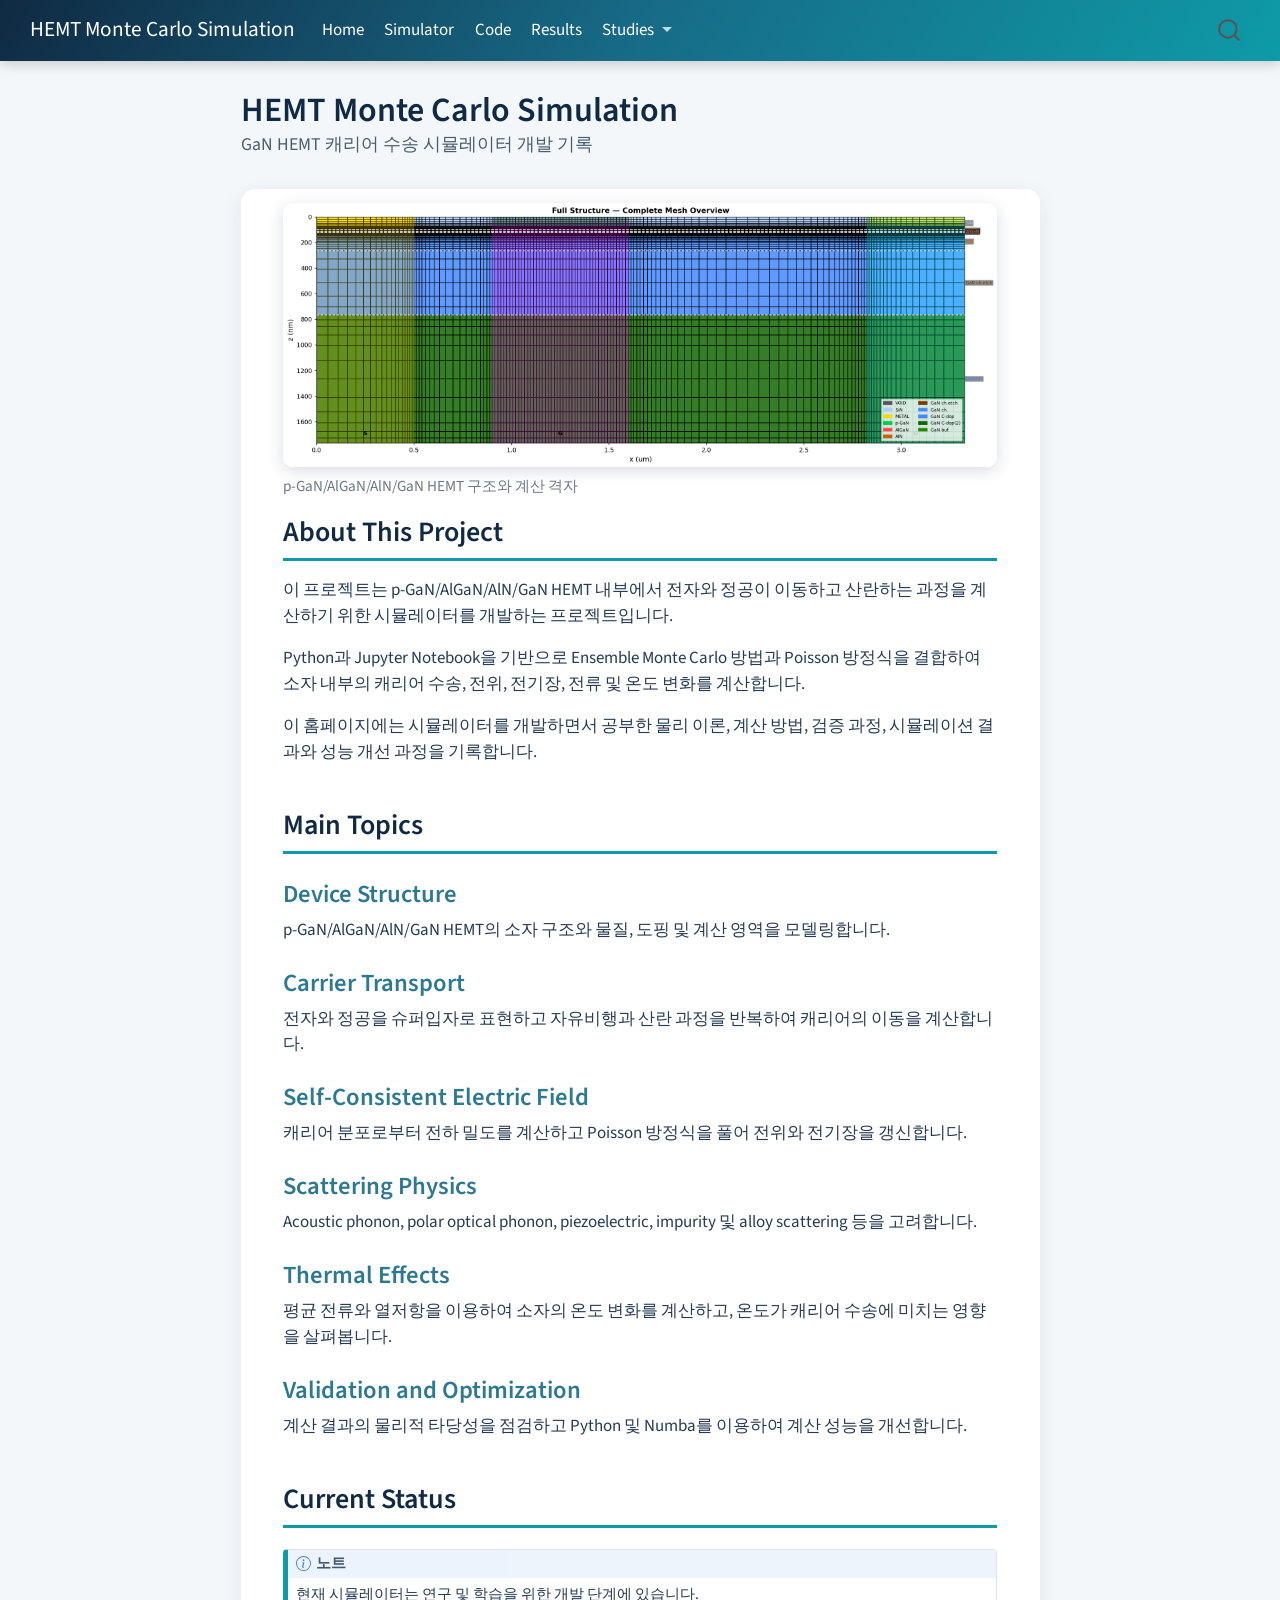
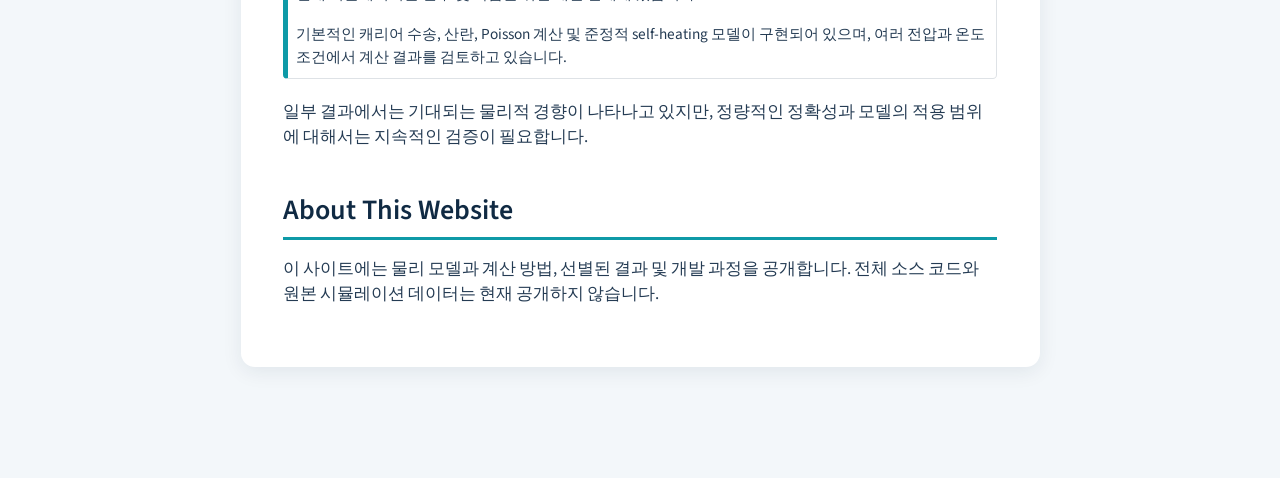
<file: docs/index.html>
<!DOCTYPE html>
<html xmlns="http://www.w3.org/1999/xhtml" lang="ko" xml:lang="ko"><head>

<meta charset="utf-8">
<meta name="generator" content="quarto-1.10.18">

<meta name="viewport" content="width=device-width, initial-scale=1.0, user-scalable=yes">


<title>HEMT Monte Carlo Simulation</title>
<style>
/* Default styles provided by pandoc.
** See https://pandoc.org/MANUAL.html#variables-for-html for config info.
*/
span.smallcaps{font-variant: small-caps;}
div.columns{display: flex; gap: 1.5em;}
div.column{flex: auto;}
@media screen {
div.columns{gap: min(4vw, 1.5em);}
div.column{overflow-x: auto;}
}
div.hanging-indent{margin-left: 1.5em; text-indent: -1.5em;}
ul.task-list{list-style: none;}
ul.task-list li input[type="checkbox"] {
  width: 0.8em;
  margin: 0 0.8em 0.2em -1em; /* quarto-specific, see https://github.com/quarto-dev/quarto-cli/issues/4556 */ 
  vertical-align: middle;
}
</style>


<script src="site_libs/quarto-nav/quarto-nav.js"></script>
<script src="site_libs/quarto-nav/headroom.min.js"></script>
<script src="site_libs/clipboard/clipboard.min.js"></script>
<script src="site_libs/quarto-search/autocomplete.umd.js"></script>
<script src="site_libs/quarto-search/fuse.min.js"></script>
<script src="site_libs/quarto-search/quarto-search.js"></script>
<meta name="quarto:offset" content="./">
<link href="./images/favicon-v2.png" rel="icon" type="image/png">
<script src="site_libs/quarto-html/quarto.js" type="module"></script>
<script src="site_libs/quarto-html/tabsets/tabsets.js" type="module"></script>
<script src="site_libs/quarto-html/popper.min.js"></script>
<script src="site_libs/quarto-html/tippy.umd.min.js"></script>
<script src="site_libs/quarto-html/anchor.min.js"></script>
<link href="site_libs/quarto-html/tippy.css" rel="stylesheet">
<link href="site_libs/quarto-html/quarto-syntax-highlighting-64a204ab8560d761af7679ceaba22944.css" rel="stylesheet" id="quarto-text-highlighting-styles">
<script src="site_libs/bootstrap/bootstrap.min.js"></script>
<link href="site_libs/bootstrap/bootstrap-icons.css" rel="stylesheet">
<link href="site_libs/bootstrap/bootstrap-bb5ce4f09c3d713477d34b1921f208f7.min.css" rel="stylesheet" append-hash="true" id="quarto-bootstrap" data-mode="light">
<script id="quarto-search-options" type="application/json">{
  "location": "navbar",
  "copy-button": false,
  "collapse-after": 3,
  "panel-placement": "end",
  "type": "overlay",
  "limit": 50,
  "keyboard-shortcut": [
    "f",
    "/",
    "s"
  ],
  "show-item-context": false,
  "language": {
    "search-no-results-text": "일치 없음",
    "search-matching-documents-text": "일치된 문서",
    "search-copy-link-title": "검색 링크 복사",
    "search-hide-matches-text": "추가 검색 결과 숨기기",
    "search-more-match-text": "추가 검색결과",
    "search-more-matches-text": "추가 검색결과",
    "search-clear-button-title": "제거",
    "search-text-placeholder": "",
    "search-detached-cancel-button-title": "취소",
    "search-submit-button-title": "검색",
    "search-label": "검색"
  }
}</script>


<link rel="stylesheet" href="styles.css">
</head>

<body class="nav-fixed fullcontent quarto-light">

<div id="quarto-search-results"></div>
  <header id="quarto-header" class="headroom fixed-top quarto-banner">
    <nav class="navbar navbar-expand-lg " data-bs-theme="dark">
      <div class="navbar-container container-fluid">
      <div class="navbar-brand-container mx-auto">
    <a class="navbar-brand" href="./index.html">
    <span class="navbar-title">HEMT Monte Carlo Simulation</span>
    </a>
  </div>
            <div id="quarto-search" class="" title="검색"></div>
          <button class="navbar-toggler" type="button" data-bs-toggle="collapse" data-bs-target="#navbarCollapse" aria-controls="navbarCollapse" role="menu" aria-expanded="false" aria-label="탐색 전환" onclick="if (window.quartoToggleHeadroom) { window.quartoToggleHeadroom(); }">
  <span class="navbar-toggler-icon"></span>
</button>
          <div class="collapse navbar-collapse" id="navbarCollapse">
            <ul class="navbar-nav navbar-nav-scroll me-auto">
  <li class="nav-item">
    <a class="nav-link active" href="./index.html" aria-current="page"> 
<span class="menu-text">Home</span></a>
  </li>  
  <li class="nav-item">
    <a class="nav-link" href="./simulator.html"> 
<span class="menu-text">Simulator</span></a>
  </li>  
  <li class="nav-item">
    <a class="nav-link" href="./code.html"> 
<span class="menu-text">Code</span></a>
  </li>  
  <li class="nav-item">
    <a class="nav-link" href="./results.html"> 
<span class="menu-text">Results</span></a>
  </li>  
  <li class="nav-item dropdown ">
    <a class="nav-link dropdown-toggle" href="#" id="nav-menu-studies" role="link" data-bs-toggle="dropdown" aria-expanded="false">
 <span class="menu-text">Studies</span>
    </a>
    <ul class="dropdown-menu" aria-labelledby="nav-menu-studies">    
        <li>
    <a class="dropdown-item" href="./fixed-charge.html">
 <span class="dropdown-text">Fixed Charge — 고정 음전하 민감도</span></a>
  </li>  
        <li>
    <a class="dropdown-item" href="./gate-algan-charge.html">
 <span class="dropdown-text">Gate AlGaN Charge — 문턱·ON 저항</span></a>
  </li>  
        <li>
    <a class="dropdown-item" href="./sg-gd-charge.html">
 <span class="dropdown-text">SG·GD Interface Charge — 접근 영역 계면전하</span></a>
  </li>  
        <li>
    <a class="dropdown-item" href="./sg-gd-dose.html">
 <span class="dropdown-text">SG·GD Charge Dose — 전하량 민감도</span></a>
  </li>  
    </ul>
  </li>
</ul>
          </div> <!-- /navcollapse -->
            <div class="quarto-navbar-tools">
</div>
      </div> <!-- /container-fluid -->
    </nav>
</header>
<!-- content -->
<header id="title-block-header" class="quarto-title-block default page-columns page-full">
  <div class="quarto-title-banner page-columns page-full">
    <div class="quarto-title column-body">
      <h1 class="title">HEMT Monte Carlo Simulation</h1>
            <p class="subtitle lead">GaN HEMT 캐리어 수송 시뮬레이터 개발 기록</p>
                      </div>
  </div>
    
  
  <div class="quarto-title-meta">

      
    
      
    </div>
    
  
  </header><div id="quarto-content" class="quarto-container page-columns page-rows-contents page-layout-article page-navbar">
<!-- sidebar -->
<!-- margin-sidebar -->
    
<!-- main -->
<main class="content quarto-banner-title-block" id="quarto-document-content">





<div class="quarto-figure quarto-figure-center">
<figure class="figure">
<p><img src="mesh_full_overview.png" class="img-fluid figure-img" style="width:100.0%"></p>
<figcaption>p-GaN/AlGaN/AlN/GaN HEMT 구조와 계산 격자</figcaption>
</figure>
</div>
<section id="about-this-project" class="level2">
<h2 class="anchored" data-anchor-id="about-this-project">About This Project</h2>
<p>이 프로젝트는 p-GaN/AlGaN/AlN/GaN HEMT 내부에서 전자와 정공이 이동하고 산란하는 과정을 계산하기 위한 시뮬레이터를 개발하는 프로젝트입니다.</p>
<p>Python과 Jupyter Notebook을 기반으로 Ensemble Monte Carlo 방법과 Poisson 방정식을 결합하여 소자 내부의 캐리어 수송, 전위, 전기장, 전류 및 온도 변화를 계산합니다.</p>
<p>이 홈페이지에는 시뮬레이터를 개발하면서 공부한 물리 이론, 계산 방법, 검증 과정, 시뮬레이션 결과와 성능 개선 과정을 기록합니다.</p>
</section>
<section id="main-topics" class="level2">
<h2 class="anchored" data-anchor-id="main-topics">Main Topics</h2>
<section id="device-structure" class="level3">
<h3 class="anchored" data-anchor-id="device-structure">Device Structure</h3>
<p>p-GaN/AlGaN/AlN/GaN HEMT의 소자 구조와 물질, 도핑 및 계산 영역을 모델링합니다.</p>
</section>
<section id="carrier-transport" class="level3">
<h3 class="anchored" data-anchor-id="carrier-transport">Carrier Transport</h3>
<p>전자와 정공을 슈퍼입자로 표현하고 자유비행과 산란 과정을 반복하여 캐리어의 이동을 계산합니다.</p>
</section>
<section id="self-consistent-electric-field" class="level3">
<h3 class="anchored" data-anchor-id="self-consistent-electric-field">Self-Consistent Electric Field</h3>
<p>캐리어 분포로부터 전하 밀도를 계산하고 Poisson 방정식을 풀어 전위와 전기장을 갱신합니다.</p>
</section>
<section id="scattering-physics" class="level3">
<h3 class="anchored" data-anchor-id="scattering-physics">Scattering Physics</h3>
<p>Acoustic phonon, polar optical phonon, piezoelectric, impurity 및 alloy scattering 등을 고려합니다.</p>
</section>
<section id="thermal-effects" class="level3">
<h3 class="anchored" data-anchor-id="thermal-effects">Thermal Effects</h3>
<p>평균 전류와 열저항을 이용하여 소자의 온도 변화를 계산하고, 온도가 캐리어 수송에 미치는 영향을 살펴봅니다.</p>
</section>
<section id="validation-and-optimization" class="level3">
<h3 class="anchored" data-anchor-id="validation-and-optimization">Validation and Optimization</h3>
<p>계산 결과의 물리적 타당성을 점검하고 Python 및 Numba를 이용하여 계산 성능을 개선합니다.</p>
</section>
</section>
<section id="current-status" class="level2">
<h2 class="anchored" data-anchor-id="current-status">Current Status</h2>
<div class="callout callout-style-default callout-note callout-titled">
<div class="callout-header d-flex align-content-center">
<div class="callout-icon-container">
<i class="callout-icon"></i>
</div>
<div class="callout-title-container flex-fill">
노트
</div>
</div>
<div class="callout-body-container callout-body">
<p>현재 시뮬레이터는 연구 및 학습을 위한 개발 단계에 있습니다.</p>
<p>기본적인 캐리어 수송, 산란, Poisson 계산 및 준정적 self-heating 모델이 구현되어 있으며, 여러 전압과 온도 조건에서 계산 결과를 검토하고 있습니다.</p>
</div>
</div>
<p>일부 결과에서는 기대되는 물리적 경향이 나타나고 있지만, 정량적인 정확성과 모델의 적용 범위에 대해서는 지속적인 검증이 필요합니다.</p>
</section>
<section id="about-this-website" class="level2">
<h2 class="anchored" data-anchor-id="about-this-website">About This Website</h2>
<p>이 사이트에는 물리 모델과 계산 방법, 선별된 결과 및 개발 과정을 공개합니다. 전체 소스 코드와 원본 시뮬레이션 데이터는 현재 공개하지 않습니다.</p>


</section>

</main> <!-- /main -->
<script id="quarto-html-after-body" type="application/javascript">
  window.document.addEventListener("DOMContentLoaded", function (event) {
    const icon = "";
    const anchorJS = new window.AnchorJS();
    anchorJS.options = {
      placement: 'right',
      icon: icon
    };
    anchorJS.add('.anchored');
    const isCodeAnnotation = (el) => {
      for (const clz of el.classList) {
        if (clz.startsWith('code-annotation-')) {                     
          return true;
        }
      }
      return false;
    }
    const onCopySuccess = function(e) {
      // button target
      const button = e.trigger;
      // don't keep focus
      button.blur();
      // flash "checked"
      button.classList.add('code-copy-button-checked');
      var currentTitle = button.getAttribute("title");
      button.setAttribute("title", "복사완료!");
      let tooltip;
      if (window.bootstrap) {
        button.setAttribute("data-bs-toggle", "tooltip");
        button.setAttribute("data-bs-placement", "left");
        button.setAttribute("data-bs-title", "복사완료!");
        tooltip = new bootstrap.Tooltip(button, 
          { trigger: "manual", 
            customClass: "code-copy-button-tooltip",
            offset: [0, -8]});
        tooltip.show();    
      }
      setTimeout(function() {
        if (tooltip) {
          tooltip.hide();
          button.removeAttribute("data-bs-title");
          button.removeAttribute("data-bs-toggle");
          button.removeAttribute("data-bs-placement");
        }
        button.setAttribute("title", currentTitle);
        button.classList.remove('code-copy-button-checked');
      }, 1000);
      // clear code selection
      e.clearSelection();
    }
    const getTextToCopy = function(trigger) {
      const outerScaffold = trigger.parentElement.cloneNode(true);
      const codeEl = outerScaffold.querySelector('code');
      for (const childEl of codeEl.children) {
        if (isCodeAnnotation(childEl)) {
          childEl.remove();
        }
      }
      return codeEl.innerText;
    }
    const clipboard = new window.ClipboardJS('.code-copy-button:not([data-in-quarto-modal])', {
      text: getTextToCopy
    });
    clipboard.on('success', onCopySuccess);
    if (window.document.getElementById('quarto-embedded-source-code-modal')) {
      const clipboardModal = new window.ClipboardJS('.code-copy-button[data-in-quarto-modal]', {
        text: getTextToCopy,
        container: window.document.getElementById('quarto-embedded-source-code-modal')
      });
      clipboardModal.on('success', onCopySuccess);
    }
      var localhostRegex = new RegExp(/^(?:http|https):\/\/localhost\:?[0-9]*\//);
      var mailtoRegex = new RegExp(/^mailto:/);
        var filterRegex = new RegExp('/' + window.location.host + '/');
      var isInternal = (href) => {
          return filterRegex.test(href) || localhostRegex.test(href) || mailtoRegex.test(href);
      }
      // Inspect non-navigation links and adorn them if external
     var links = window.document.querySelectorAll('a[href]:not(.nav-link):not(.navbar-brand):not(.toc-action):not(.sidebar-link):not(.sidebar-item-toggle):not(.pagination-link):not(.no-external):not([aria-hidden]):not(.dropdown-item):not(.quarto-navigation-tool):not(.about-link)');
      for (var i=0; i<links.length; i++) {
        const link = links[i];
        if (!isInternal(link.href)) {
          // undo the damage that might have been done by quarto-nav.js in the case of
          // links that we want to consider external
          if (link.dataset.originalHref !== undefined) {
            link.href = link.dataset.originalHref;
          }
        }
      }
    function tippyHover(el, contentFn, onTriggerFn, onUntriggerFn) {
      const config = {
        allowHTML: true,
        maxWidth: 500,
        delay: 100,
        arrow: false,
        appendTo: function(el) {
            return el.parentElement;
        },
        interactive: true,
        interactiveBorder: 10,
        theme: 'quarto',
        placement: 'bottom-start',
      };
      if (contentFn) {
        config.content = contentFn;
      }
      if (onTriggerFn) {
        config.onTrigger = onTriggerFn;
      }
      if (onUntriggerFn) {
        config.onUntrigger = onUntriggerFn;
      }
      window.tippy(el, config); 
    }
    const noterefs = window.document.querySelectorAll('a[role="doc-noteref"]');
    for (var i=0; i<noterefs.length; i++) {
      const ref = noterefs[i];
      tippyHover(ref, function() {
        // use id or data attribute instead here
        let href = ref.getAttribute('data-footnote-href') || ref.getAttribute('href');
        try { href = new URL(href).hash; } catch {}
        const id = href.replace(/^#\/?/, "");
        const note = window.document.getElementById(id);
        if (note) {
          return note.innerHTML;
        } else {
          return "";
        }
      });
    }
    const xrefs = window.document.querySelectorAll('a.quarto-xref');
    const processXRef = (id, note) => {
      // Strip column container classes
      const stripColumnClz = (el) => {
        el.classList.remove("page-full", "page-columns");
        if (el.children) {
          for (const child of el.children) {
            stripColumnClz(child);
          }
        }
      }
      stripColumnClz(note)
      if (id === null || id.startsWith('sec-')) {
        // Special case sections, only their first couple elements
        const container = document.createElement("div");
        if (note.children && note.children.length > 2) {
          container.appendChild(note.children[0].cloneNode(true));
          for (let i = 1; i < note.children.length; i++) {
            const child = note.children[i];
            if (child.tagName === "P" && child.innerText === "") {
              continue;
            } else {
              container.appendChild(child.cloneNode(true));
              break;
            }
          }
          if (window.Quarto?.typesetMath) {
            window.Quarto.typesetMath(container);
          }
          return container.innerHTML
        } else {
          if (window.Quarto?.typesetMath) {
            window.Quarto.typesetMath(note);
          }
          return note.innerHTML;
        }
      } else {
        // Remove any anchor links if they are present
        const anchorLink = note.querySelector('a.anchorjs-link');
        if (anchorLink) {
          anchorLink.remove();
        }
        if (window.Quarto?.typesetMath) {
          window.Quarto.typesetMath(note);
        }
        if (note.classList.contains("callout")) {
          return note.outerHTML;
        } else {
          return note.innerHTML;
        }
      }
    }
    for (var i=0; i<xrefs.length; i++) {
      const xref = xrefs[i];
      tippyHover(xref, undefined, function(instance) {
        instance.disable();
        let url = xref.getAttribute('href');
        let hash = undefined; 
        if (url.startsWith('#')) {
          hash = url;
        } else {
          try { hash = new URL(url).hash; } catch {}
        }
        if (hash) {
          const id = hash.replace(/^#\/?/, "");
          const note = window.document.getElementById(id);
          if (note !== null) {
            try {
              const html = processXRef(id, note.cloneNode(true));
              instance.setContent(html);
            } finally {
              instance.enable();
              instance.show();
            }
          } else {
            // See if we can fetch this
            fetch(url.split('#')[0])
            .then(res => res.text())
            .then(html => {
              const parser = new DOMParser();
              const htmlDoc = parser.parseFromString(html, "text/html");
              const note = htmlDoc.getElementById(id);
              if (note !== null) {
                const html = processXRef(id, note);
                instance.setContent(html);
              } 
            }).finally(() => {
              instance.enable();
              instance.show();
            });
          }
        } else {
          // See if we can fetch a full url (with no hash to target)
          // This is a special case and we should probably do some content thinning / targeting
          fetch(url)
          .then(res => res.text())
          .then(html => {
            const parser = new DOMParser();
            const htmlDoc = parser.parseFromString(html, "text/html");
            const note = htmlDoc.querySelector('main.content');
            if (note !== null) {
              // This should only happen for chapter cross references
              // (since there is no id in the URL)
              // remove the first header
              if (note.children.length > 0 && note.children[0].tagName === "HEADER") {
                note.children[0].remove();
              }
              const html = processXRef(null, note);
              instance.setContent(html);
            } 
          }).finally(() => {
            instance.enable();
            instance.show();
          });
        }
      }, function(instance) {
      });
    }
        let selectedAnnoteEl;
        const selectorForAnnotation = ( cell, annotation) => {
          let cellAttr = 'data-code-cell="' + cell + '"';
          let lineAttr = 'data-code-annotation="' +  annotation + '"';
          const selector = 'span[' + cellAttr + '][' + lineAttr + ']';
          return selector;
        }
        const selectCodeLines = (annoteEl) => {
          const doc = window.document;
          const targetCell = annoteEl.getAttribute("data-target-cell");
          const targetAnnotation = annoteEl.getAttribute("data-target-annotation");
          const annoteSpan = window.document.querySelector(selectorForAnnotation(targetCell, targetAnnotation));
          const lines = annoteSpan.getAttribute("data-code-lines").split(",");
          const lineIds = lines.map((line) => {
            return targetCell + "-" + line;
          })
          let top = null;
          let height = null;
          let parent = null;
          if (lineIds.length > 0) {
              //compute the position of the single el (top and bottom and make a div)
              const el = window.document.getElementById(lineIds[0]);
              top = el.offsetTop;
              height = el.offsetHeight;
              parent = el.parentElement.parentElement;
            if (lineIds.length > 1) {
              const lastEl = window.document.getElementById(lineIds[lineIds.length - 1]);
              const bottom = lastEl.offsetTop + lastEl.offsetHeight;
              height = bottom - top;
            }
            if (top !== null && height !== null && parent !== null) {
              // cook up a div (if necessary) and position it 
              let div = window.document.getElementById("code-annotation-line-highlight");
              if (div === null) {
                div = window.document.createElement("div");
                div.setAttribute("id", "code-annotation-line-highlight");
                div.style.position = 'absolute';
                parent.appendChild(div);
              }
              div.style.top = top - 2 + "px";
              div.style.height = height + 4 + "px";
              div.style.left = 0;
              let gutterDiv = window.document.getElementById("code-annotation-line-highlight-gutter");
              if (gutterDiv === null) {
                gutterDiv = window.document.createElement("div");
                gutterDiv.setAttribute("id", "code-annotation-line-highlight-gutter");
                gutterDiv.style.position = 'absolute';
                const codeCell = window.document.getElementById(targetCell);
                const gutter = codeCell.querySelector('.code-annotation-gutter');
                gutter.appendChild(gutterDiv);
              }
              gutterDiv.style.top = top - 2 + "px";
              gutterDiv.style.height = height + 4 + "px";
            }
            selectedAnnoteEl = annoteEl;
          }
        };
        const unselectCodeLines = () => {
          const elementsIds = ["code-annotation-line-highlight", "code-annotation-line-highlight-gutter"];
          elementsIds.forEach((elId) => {
            const div = window.document.getElementById(elId);
            if (div) {
              div.remove();
            }
          });
          selectedAnnoteEl = undefined;
        };
          // Handle positioning of the toggle
      window.addEventListener(
        "resize",
        throttle(() => {
          elRect = undefined;
          if (selectedAnnoteEl) {
            selectCodeLines(selectedAnnoteEl);
          }
        }, 10)
      );
      function throttle(fn, ms) {
      let throttle = false;
      let timer;
        return (...args) => {
          if(!throttle) { // first call gets through
              fn.apply(this, args);
              throttle = true;
          } else { // all the others get throttled
              if(timer) clearTimeout(timer); // cancel #2
              timer = setTimeout(() => {
                fn.apply(this, args);
                timer = throttle = false;
              }, ms);
          }
        };
      }
        // Attach click handler to the DT
        const annoteDls = window.document.querySelectorAll('dt[data-target-cell]');
        for (const annoteDlNode of annoteDls) {
          annoteDlNode.addEventListener('click', (event) => {
            const clickedEl = event.target;
            if (clickedEl !== selectedAnnoteEl) {
              unselectCodeLines();
              const activeEl = window.document.querySelector('dt[data-target-cell].code-annotation-active');
              if (activeEl) {
                activeEl.classList.remove('code-annotation-active');
              }
              selectCodeLines(clickedEl);
              clickedEl.classList.add('code-annotation-active');
            } else {
              // Unselect the line
              unselectCodeLines();
              clickedEl.classList.remove('code-annotation-active');
            }
          });
        }
    const findCites = (el) => {
      const parentEl = el.parentElement;
      if (parentEl) {
        const cites = parentEl.dataset.cites;
        if (cites) {
          return {
            el,
            cites: cites.split(' ')
          };
        } else {
          return findCites(el.parentElement)
        }
      } else {
        return undefined;
      }
    };
    var bibliorefs = window.document.querySelectorAll('a[role="doc-biblioref"]');
    for (var i=0; i<bibliorefs.length; i++) {
      const ref = bibliorefs[i];
      const citeInfo = findCites(ref);
      if (citeInfo) {
        tippyHover(citeInfo.el, function() {
          var popup = window.document.createElement('div');
          citeInfo.cites.forEach(function(cite) {
            var citeDiv = window.document.createElement('div');
            citeDiv.classList.add('hanging-indent');
            citeDiv.classList.add('csl-entry');
            var biblioDiv = window.document.getElementById('ref-' + cite);
            if (biblioDiv) {
              citeDiv.innerHTML = biblioDiv.innerHTML;
            }
            popup.appendChild(citeDiv);
          });
          return popup.innerHTML;
        });
      }
    }
  });
  </script>
</div> <!-- /content -->




</body></html>
</file>
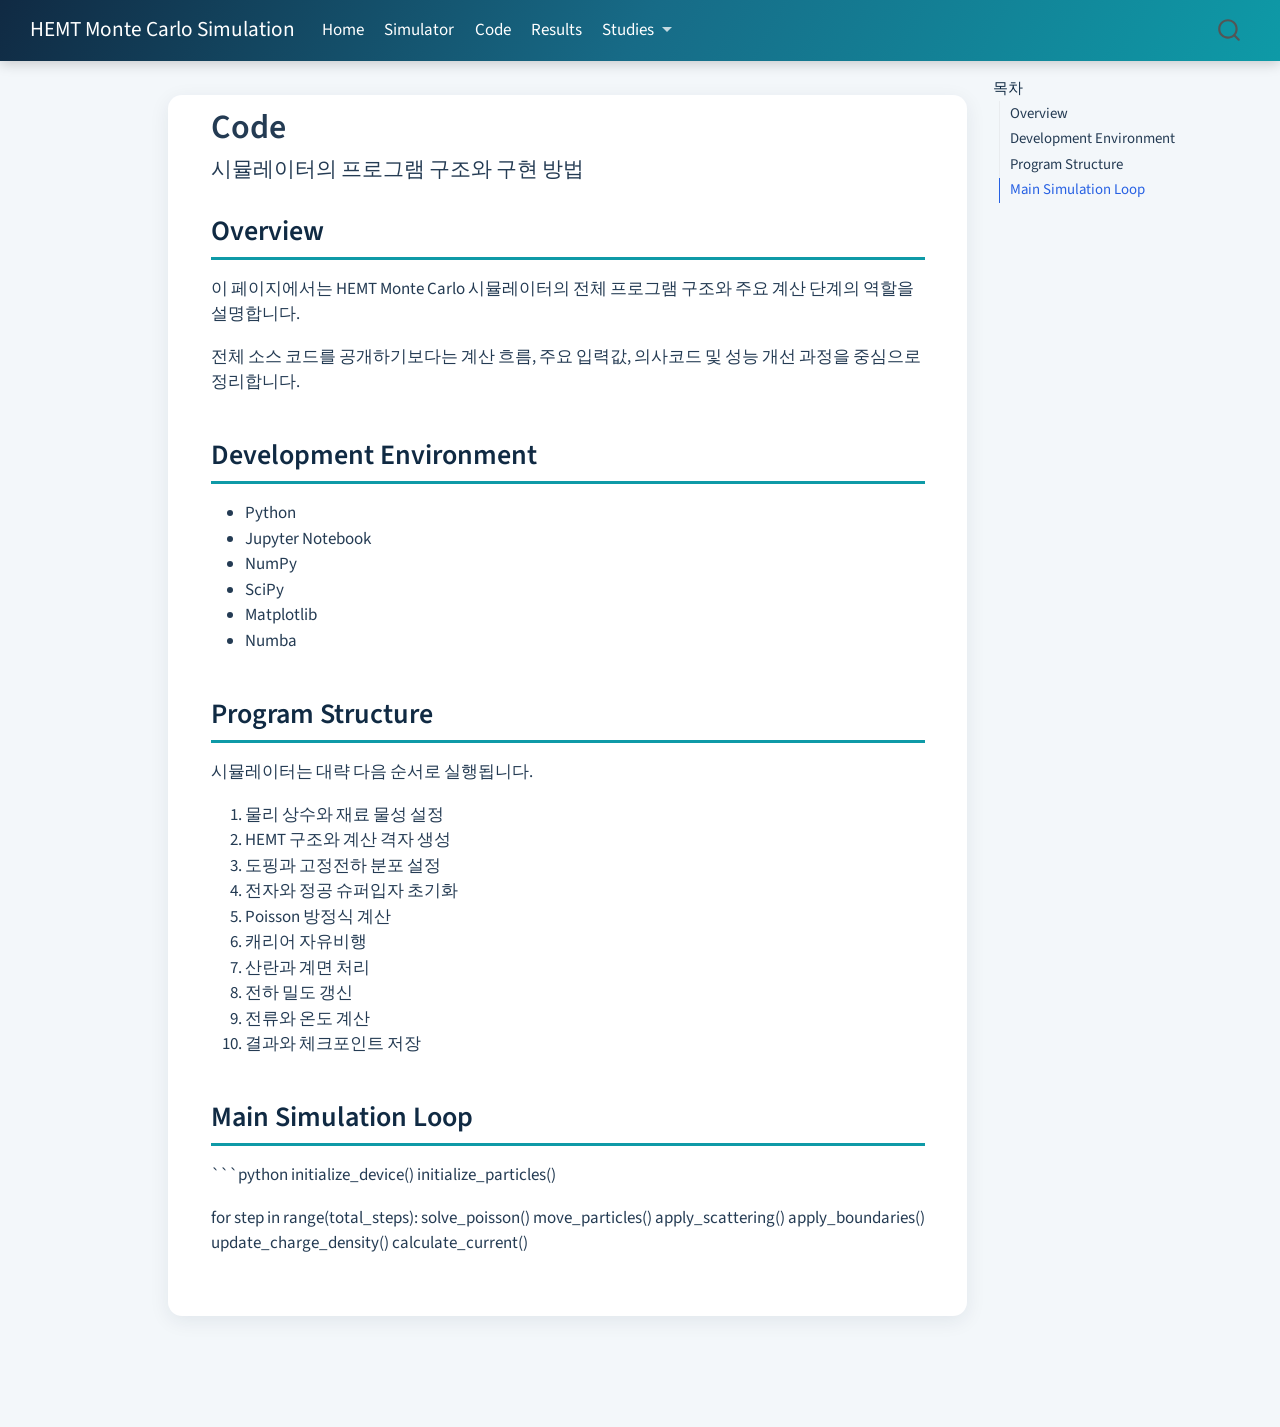
<file: docs/code.html>
<!DOCTYPE html>
<html xmlns="http://www.w3.org/1999/xhtml" lang="ko" xml:lang="ko"><head>

<meta charset="utf-8">
<meta name="generator" content="quarto-1.10.18">

<meta name="viewport" content="width=device-width, initial-scale=1.0, user-scalable=yes">


<title>Code – HEMT Monte Carlo Simulation</title>
<style>
/* Default styles provided by pandoc.
** See https://pandoc.org/MANUAL.html#variables-for-html for config info.
*/
span.smallcaps{font-variant: small-caps;}
div.columns{display: flex; gap: 1.5em;}
div.column{flex: auto;}
@media screen {
div.columns{gap: min(4vw, 1.5em);}
div.column{overflow-x: auto;}
}
div.hanging-indent{margin-left: 1.5em; text-indent: -1.5em;}
ul.task-list{list-style: none;}
ul.task-list li input[type="checkbox"] {
  width: 0.8em;
  margin: 0 0.8em 0.2em -1em; /* quarto-specific, see https://github.com/quarto-dev/quarto-cli/issues/4556 */ 
  vertical-align: middle;
}
</style>


<script src="site_libs/quarto-nav/quarto-nav.js"></script>
<script src="site_libs/quarto-nav/headroom.min.js"></script>
<script src="site_libs/clipboard/clipboard.min.js"></script>
<script src="site_libs/quarto-search/autocomplete.umd.js"></script>
<script src="site_libs/quarto-search/fuse.min.js"></script>
<script src="site_libs/quarto-search/quarto-search.js"></script>
<meta name="quarto:offset" content="./">
<link href="./images/favicon-v2.png" rel="icon" type="image/png">
<script src="site_libs/quarto-html/quarto.js" type="module"></script>
<script src="site_libs/quarto-html/tabsets/tabsets.js" type="module"></script>
<script src="site_libs/quarto-html/popper.min.js"></script>
<script src="site_libs/quarto-html/tippy.umd.min.js"></script>
<script src="site_libs/quarto-html/anchor.min.js"></script>
<link href="site_libs/quarto-html/tippy.css" rel="stylesheet">
<link href="site_libs/quarto-html/quarto-syntax-highlighting-64a204ab8560d761af7679ceaba22944.css" rel="stylesheet" id="quarto-text-highlighting-styles">
<script src="site_libs/bootstrap/bootstrap.min.js"></script>
<link href="site_libs/bootstrap/bootstrap-icons.css" rel="stylesheet">
<link href="site_libs/bootstrap/bootstrap-bb5ce4f09c3d713477d34b1921f208f7.min.css" rel="stylesheet" append-hash="true" id="quarto-bootstrap" data-mode="light">
<script id="quarto-search-options" type="application/json">{
  "location": "navbar",
  "copy-button": false,
  "collapse-after": 3,
  "panel-placement": "end",
  "type": "overlay",
  "limit": 50,
  "keyboard-shortcut": [
    "f",
    "/",
    "s"
  ],
  "show-item-context": false,
  "language": {
    "search-no-results-text": "일치 없음",
    "search-matching-documents-text": "일치된 문서",
    "search-copy-link-title": "검색 링크 복사",
    "search-hide-matches-text": "추가 검색 결과 숨기기",
    "search-more-match-text": "추가 검색결과",
    "search-more-matches-text": "추가 검색결과",
    "search-clear-button-title": "제거",
    "search-text-placeholder": "",
    "search-detached-cancel-button-title": "취소",
    "search-submit-button-title": "검색",
    "search-label": "검색"
  }
}</script>


<link rel="stylesheet" href="styles.css">
</head>

<body class="nav-fixed quarto-light">

<div id="quarto-search-results"></div>
  <header id="quarto-header" class="headroom fixed-top">
    <nav class="navbar navbar-expand-lg " data-bs-theme="dark">
      <div class="navbar-container container-fluid">
      <div class="navbar-brand-container mx-auto">
    <a class="navbar-brand" href="./index.html">
    <span class="navbar-title">HEMT Monte Carlo Simulation</span>
    </a>
  </div>
            <div id="quarto-search" class="" title="검색"></div>
          <button class="navbar-toggler" type="button" data-bs-toggle="collapse" data-bs-target="#navbarCollapse" aria-controls="navbarCollapse" role="menu" aria-expanded="false" aria-label="탐색 전환" onclick="if (window.quartoToggleHeadroom) { window.quartoToggleHeadroom(); }">
  <span class="navbar-toggler-icon"></span>
</button>
          <div class="collapse navbar-collapse" id="navbarCollapse">
            <ul class="navbar-nav navbar-nav-scroll me-auto">
  <li class="nav-item">
    <a class="nav-link" href="./index.html"> 
<span class="menu-text">Home</span></a>
  </li>  
  <li class="nav-item">
    <a class="nav-link" href="./simulator.html"> 
<span class="menu-text">Simulator</span></a>
  </li>  
  <li class="nav-item">
    <a class="nav-link active" href="./code.html" aria-current="page"> 
<span class="menu-text">Code</span></a>
  </li>  
  <li class="nav-item">
    <a class="nav-link" href="./results.html"> 
<span class="menu-text">Results</span></a>
  </li>  
  <li class="nav-item dropdown ">
    <a class="nav-link dropdown-toggle" href="#" id="nav-menu-studies" role="link" data-bs-toggle="dropdown" aria-expanded="false">
 <span class="menu-text">Studies</span>
    </a>
    <ul class="dropdown-menu" aria-labelledby="nav-menu-studies">    
        <li>
    <a class="dropdown-item" href="./fixed-charge.html">
 <span class="dropdown-text">Fixed Charge — 고정 음전하 민감도</span></a>
  </li>  
        <li>
    <a class="dropdown-item" href="./gate-algan-charge.html">
 <span class="dropdown-text">Gate AlGaN Charge — 문턱·ON 저항</span></a>
  </li>  
        <li>
    <a class="dropdown-item" href="./sg-gd-charge.html">
 <span class="dropdown-text">SG·GD Interface Charge — 접근 영역 계면전하</span></a>
  </li>  
        <li>
    <a class="dropdown-item" href="./sg-gd-dose.html">
 <span class="dropdown-text">SG·GD Charge Dose — 전하량 민감도</span></a>
  </li>  
    </ul>
  </li>
</ul>
          </div> <!-- /navcollapse -->
            <div class="quarto-navbar-tools">
</div>
      </div> <!-- /container-fluid -->
    </nav>
</header>
<!-- content -->
<div id="quarto-content" class="quarto-container page-columns page-rows-contents page-layout-article page-navbar">
<!-- sidebar -->
<!-- margin-sidebar -->
    <div id="quarto-margin-sidebar" class="sidebar margin-sidebar">
        <nav id="TOC" role="doc-toc" class="toc-active">
    <h2 id="toc-title">목차</h2>
   
  <ul>
  <li><a href="#overview" id="toc-overview" class="nav-link active" data-scroll-target="#overview">Overview</a></li>
  <li><a href="#development-environment" id="toc-development-environment" class="nav-link" data-scroll-target="#development-environment">Development Environment</a></li>
  <li><a href="#program-structure" id="toc-program-structure" class="nav-link" data-scroll-target="#program-structure">Program Structure</a></li>
  <li><a href="#main-simulation-loop" id="toc-main-simulation-loop" class="nav-link" data-scroll-target="#main-simulation-loop">Main Simulation Loop</a></li>
  </ul>
</nav>
    </div>
<!-- main -->
<main class="content" id="quarto-document-content">

<header id="title-block-header" class="quarto-title-block default">
<div class="quarto-title">
<h1 class="title">Code</h1>
<p class="subtitle lead">시뮬레이터의 프로그램 구조와 구현 방법</p>
</div>



<div class="quarto-title-meta">

    
  
    
  </div>
  


</header>


<section id="overview" class="level2">
<h2 class="anchored" data-anchor-id="overview">Overview</h2>
<p>이 페이지에서는 HEMT Monte Carlo 시뮬레이터의 전체 프로그램 구조와 주요 계산 단계의 역할을 설명합니다.</p>
<p>전체 소스 코드를 공개하기보다는 계산 흐름, 주요 입력값, 의사코드 및 성능 개선 과정을 중심으로 정리합니다.</p>
</section>
<section id="development-environment" class="level2">
<h2 class="anchored" data-anchor-id="development-environment">Development Environment</h2>
<ul>
<li>Python</li>
<li>Jupyter Notebook</li>
<li>NumPy</li>
<li>SciPy</li>
<li>Matplotlib</li>
<li>Numba</li>
</ul>
</section>
<section id="program-structure" class="level2">
<h2 class="anchored" data-anchor-id="program-structure">Program Structure</h2>
<p>시뮬레이터는 대략 다음 순서로 실행됩니다.</p>
<ol type="1">
<li>물리 상수와 재료 물성 설정</li>
<li>HEMT 구조와 계산 격자 생성</li>
<li>도핑과 고정전하 분포 설정</li>
<li>전자와 정공 슈퍼입자 초기화</li>
<li>Poisson 방정식 계산</li>
<li>캐리어 자유비행</li>
<li>산란과 계면 처리</li>
<li>전하 밀도 갱신</li>
<li>전류와 온도 계산</li>
<li>결과와 체크포인트 저장</li>
</ol>
</section>
<section id="main-simulation-loop" class="level2">
<h2 class="anchored" data-anchor-id="main-simulation-loop">Main Simulation Loop</h2>
<p>```python initialize_device() initialize_particles()</p>
<p>for step in range(total_steps): solve_poisson() move_particles() apply_scattering() apply_boundaries() update_charge_density() calculate_current()</p>


</section>

</main> <!-- /main -->
<script id="quarto-html-after-body" type="application/javascript">
  window.document.addEventListener("DOMContentLoaded", function (event) {
    const icon = "";
    const anchorJS = new window.AnchorJS();
    anchorJS.options = {
      placement: 'right',
      icon: icon
    };
    anchorJS.add('.anchored');
    const isCodeAnnotation = (el) => {
      for (const clz of el.classList) {
        if (clz.startsWith('code-annotation-')) {                     
          return true;
        }
      }
      return false;
    }
    const onCopySuccess = function(e) {
      // button target
      const button = e.trigger;
      // don't keep focus
      button.blur();
      // flash "checked"
      button.classList.add('code-copy-button-checked');
      var currentTitle = button.getAttribute("title");
      button.setAttribute("title", "복사완료!");
      let tooltip;
      if (window.bootstrap) {
        button.setAttribute("data-bs-toggle", "tooltip");
        button.setAttribute("data-bs-placement", "left");
        button.setAttribute("data-bs-title", "복사완료!");
        tooltip = new bootstrap.Tooltip(button, 
          { trigger: "manual", 
            customClass: "code-copy-button-tooltip",
            offset: [0, -8]});
        tooltip.show();    
      }
      setTimeout(function() {
        if (tooltip) {
          tooltip.hide();
          button.removeAttribute("data-bs-title");
          button.removeAttribute("data-bs-toggle");
          button.removeAttribute("data-bs-placement");
        }
        button.setAttribute("title", currentTitle);
        button.classList.remove('code-copy-button-checked');
      }, 1000);
      // clear code selection
      e.clearSelection();
    }
    const getTextToCopy = function(trigger) {
      const outerScaffold = trigger.parentElement.cloneNode(true);
      const codeEl = outerScaffold.querySelector('code');
      for (const childEl of codeEl.children) {
        if (isCodeAnnotation(childEl)) {
          childEl.remove();
        }
      }
      return codeEl.innerText;
    }
    const clipboard = new window.ClipboardJS('.code-copy-button:not([data-in-quarto-modal])', {
      text: getTextToCopy
    });
    clipboard.on('success', onCopySuccess);
    if (window.document.getElementById('quarto-embedded-source-code-modal')) {
      const clipboardModal = new window.ClipboardJS('.code-copy-button[data-in-quarto-modal]', {
        text: getTextToCopy,
        container: window.document.getElementById('quarto-embedded-source-code-modal')
      });
      clipboardModal.on('success', onCopySuccess);
    }
      var localhostRegex = new RegExp(/^(?:http|https):\/\/localhost\:?[0-9]*\//);
      var mailtoRegex = new RegExp(/^mailto:/);
        var filterRegex = new RegExp('/' + window.location.host + '/');
      var isInternal = (href) => {
          return filterRegex.test(href) || localhostRegex.test(href) || mailtoRegex.test(href);
      }
      // Inspect non-navigation links and adorn them if external
     var links = window.document.querySelectorAll('a[href]:not(.nav-link):not(.navbar-brand):not(.toc-action):not(.sidebar-link):not(.sidebar-item-toggle):not(.pagination-link):not(.no-external):not([aria-hidden]):not(.dropdown-item):not(.quarto-navigation-tool):not(.about-link)');
      for (var i=0; i<links.length; i++) {
        const link = links[i];
        if (!isInternal(link.href)) {
          // undo the damage that might have been done by quarto-nav.js in the case of
          // links that we want to consider external
          if (link.dataset.originalHref !== undefined) {
            link.href = link.dataset.originalHref;
          }
        }
      }
    function tippyHover(el, contentFn, onTriggerFn, onUntriggerFn) {
      const config = {
        allowHTML: true,
        maxWidth: 500,
        delay: 100,
        arrow: false,
        appendTo: function(el) {
            return el.parentElement;
        },
        interactive: true,
        interactiveBorder: 10,
        theme: 'quarto',
        placement: 'bottom-start',
      };
      if (contentFn) {
        config.content = contentFn;
      }
      if (onTriggerFn) {
        config.onTrigger = onTriggerFn;
      }
      if (onUntriggerFn) {
        config.onUntrigger = onUntriggerFn;
      }
      window.tippy(el, config); 
    }
    const noterefs = window.document.querySelectorAll('a[role="doc-noteref"]');
    for (var i=0; i<noterefs.length; i++) {
      const ref = noterefs[i];
      tippyHover(ref, function() {
        // use id or data attribute instead here
        let href = ref.getAttribute('data-footnote-href') || ref.getAttribute('href');
        try { href = new URL(href).hash; } catch {}
        const id = href.replace(/^#\/?/, "");
        const note = window.document.getElementById(id);
        if (note) {
          return note.innerHTML;
        } else {
          return "";
        }
      });
    }
    const xrefs = window.document.querySelectorAll('a.quarto-xref');
    const processXRef = (id, note) => {
      // Strip column container classes
      const stripColumnClz = (el) => {
        el.classList.remove("page-full", "page-columns");
        if (el.children) {
          for (const child of el.children) {
            stripColumnClz(child);
          }
        }
      }
      stripColumnClz(note)
      if (id === null || id.startsWith('sec-')) {
        // Special case sections, only their first couple elements
        const container = document.createElement("div");
        if (note.children && note.children.length > 2) {
          container.appendChild(note.children[0].cloneNode(true));
          for (let i = 1; i < note.children.length; i++) {
            const child = note.children[i];
            if (child.tagName === "P" && child.innerText === "") {
              continue;
            } else {
              container.appendChild(child.cloneNode(true));
              break;
            }
          }
          if (window.Quarto?.typesetMath) {
            window.Quarto.typesetMath(container);
          }
          return container.innerHTML
        } else {
          if (window.Quarto?.typesetMath) {
            window.Quarto.typesetMath(note);
          }
          return note.innerHTML;
        }
      } else {
        // Remove any anchor links if they are present
        const anchorLink = note.querySelector('a.anchorjs-link');
        if (anchorLink) {
          anchorLink.remove();
        }
        if (window.Quarto?.typesetMath) {
          window.Quarto.typesetMath(note);
        }
        if (note.classList.contains("callout")) {
          return note.outerHTML;
        } else {
          return note.innerHTML;
        }
      }
    }
    for (var i=0; i<xrefs.length; i++) {
      const xref = xrefs[i];
      tippyHover(xref, undefined, function(instance) {
        instance.disable();
        let url = xref.getAttribute('href');
        let hash = undefined; 
        if (url.startsWith('#')) {
          hash = url;
        } else {
          try { hash = new URL(url).hash; } catch {}
        }
        if (hash) {
          const id = hash.replace(/^#\/?/, "");
          const note = window.document.getElementById(id);
          if (note !== null) {
            try {
              const html = processXRef(id, note.cloneNode(true));
              instance.setContent(html);
            } finally {
              instance.enable();
              instance.show();
            }
          } else {
            // See if we can fetch this
            fetch(url.split('#')[0])
            .then(res => res.text())
            .then(html => {
              const parser = new DOMParser();
              const htmlDoc = parser.parseFromString(html, "text/html");
              const note = htmlDoc.getElementById(id);
              if (note !== null) {
                const html = processXRef(id, note);
                instance.setContent(html);
              } 
            }).finally(() => {
              instance.enable();
              instance.show();
            });
          }
        } else {
          // See if we can fetch a full url (with no hash to target)
          // This is a special case and we should probably do some content thinning / targeting
          fetch(url)
          .then(res => res.text())
          .then(html => {
            const parser = new DOMParser();
            const htmlDoc = parser.parseFromString(html, "text/html");
            const note = htmlDoc.querySelector('main.content');
            if (note !== null) {
              // This should only happen for chapter cross references
              // (since there is no id in the URL)
              // remove the first header
              if (note.children.length > 0 && note.children[0].tagName === "HEADER") {
                note.children[0].remove();
              }
              const html = processXRef(null, note);
              instance.setContent(html);
            } 
          }).finally(() => {
            instance.enable();
            instance.show();
          });
        }
      }, function(instance) {
      });
    }
        let selectedAnnoteEl;
        const selectorForAnnotation = ( cell, annotation) => {
          let cellAttr = 'data-code-cell="' + cell + '"';
          let lineAttr = 'data-code-annotation="' +  annotation + '"';
          const selector = 'span[' + cellAttr + '][' + lineAttr + ']';
          return selector;
        }
        const selectCodeLines = (annoteEl) => {
          const doc = window.document;
          const targetCell = annoteEl.getAttribute("data-target-cell");
          const targetAnnotation = annoteEl.getAttribute("data-target-annotation");
          const annoteSpan = window.document.querySelector(selectorForAnnotation(targetCell, targetAnnotation));
          const lines = annoteSpan.getAttribute("data-code-lines").split(",");
          const lineIds = lines.map((line) => {
            return targetCell + "-" + line;
          })
          let top = null;
          let height = null;
          let parent = null;
          if (lineIds.length > 0) {
              //compute the position of the single el (top and bottom and make a div)
              const el = window.document.getElementById(lineIds[0]);
              top = el.offsetTop;
              height = el.offsetHeight;
              parent = el.parentElement.parentElement;
            if (lineIds.length > 1) {
              const lastEl = window.document.getElementById(lineIds[lineIds.length - 1]);
              const bottom = lastEl.offsetTop + lastEl.offsetHeight;
              height = bottom - top;
            }
            if (top !== null && height !== null && parent !== null) {
              // cook up a div (if necessary) and position it 
              let div = window.document.getElementById("code-annotation-line-highlight");
              if (div === null) {
                div = window.document.createElement("div");
                div.setAttribute("id", "code-annotation-line-highlight");
                div.style.position = 'absolute';
                parent.appendChild(div);
              }
              div.style.top = top - 2 + "px";
              div.style.height = height + 4 + "px";
              div.style.left = 0;
              let gutterDiv = window.document.getElementById("code-annotation-line-highlight-gutter");
              if (gutterDiv === null) {
                gutterDiv = window.document.createElement("div");
                gutterDiv.setAttribute("id", "code-annotation-line-highlight-gutter");
                gutterDiv.style.position = 'absolute';
                const codeCell = window.document.getElementById(targetCell);
                const gutter = codeCell.querySelector('.code-annotation-gutter');
                gutter.appendChild(gutterDiv);
              }
              gutterDiv.style.top = top - 2 + "px";
              gutterDiv.style.height = height + 4 + "px";
            }
            selectedAnnoteEl = annoteEl;
          }
        };
        const unselectCodeLines = () => {
          const elementsIds = ["code-annotation-line-highlight", "code-annotation-line-highlight-gutter"];
          elementsIds.forEach((elId) => {
            const div = window.document.getElementById(elId);
            if (div) {
              div.remove();
            }
          });
          selectedAnnoteEl = undefined;
        };
          // Handle positioning of the toggle
      window.addEventListener(
        "resize",
        throttle(() => {
          elRect = undefined;
          if (selectedAnnoteEl) {
            selectCodeLines(selectedAnnoteEl);
          }
        }, 10)
      );
      function throttle(fn, ms) {
      let throttle = false;
      let timer;
        return (...args) => {
          if(!throttle) { // first call gets through
              fn.apply(this, args);
              throttle = true;
          } else { // all the others get throttled
              if(timer) clearTimeout(timer); // cancel #2
              timer = setTimeout(() => {
                fn.apply(this, args);
                timer = throttle = false;
              }, ms);
          }
        };
      }
        // Attach click handler to the DT
        const annoteDls = window.document.querySelectorAll('dt[data-target-cell]');
        for (const annoteDlNode of annoteDls) {
          annoteDlNode.addEventListener('click', (event) => {
            const clickedEl = event.target;
            if (clickedEl !== selectedAnnoteEl) {
              unselectCodeLines();
              const activeEl = window.document.querySelector('dt[data-target-cell].code-annotation-active');
              if (activeEl) {
                activeEl.classList.remove('code-annotation-active');
              }
              selectCodeLines(clickedEl);
              clickedEl.classList.add('code-annotation-active');
            } else {
              // Unselect the line
              unselectCodeLines();
              clickedEl.classList.remove('code-annotation-active');
            }
          });
        }
    const findCites = (el) => {
      const parentEl = el.parentElement;
      if (parentEl) {
        const cites = parentEl.dataset.cites;
        if (cites) {
          return {
            el,
            cites: cites.split(' ')
          };
        } else {
          return findCites(el.parentElement)
        }
      } else {
        return undefined;
      }
    };
    var bibliorefs = window.document.querySelectorAll('a[role="doc-biblioref"]');
    for (var i=0; i<bibliorefs.length; i++) {
      const ref = bibliorefs[i];
      const citeInfo = findCites(ref);
      if (citeInfo) {
        tippyHover(citeInfo.el, function() {
          var popup = window.document.createElement('div');
          citeInfo.cites.forEach(function(cite) {
            var citeDiv = window.document.createElement('div');
            citeDiv.classList.add('hanging-indent');
            citeDiv.classList.add('csl-entry');
            var biblioDiv = window.document.getElementById('ref-' + cite);
            if (biblioDiv) {
              citeDiv.innerHTML = biblioDiv.innerHTML;
            }
            popup.appendChild(citeDiv);
          });
          return popup.innerHTML;
        });
      }
    }
  });
  </script>
</div> <!-- /content -->




</body></html>
</file>
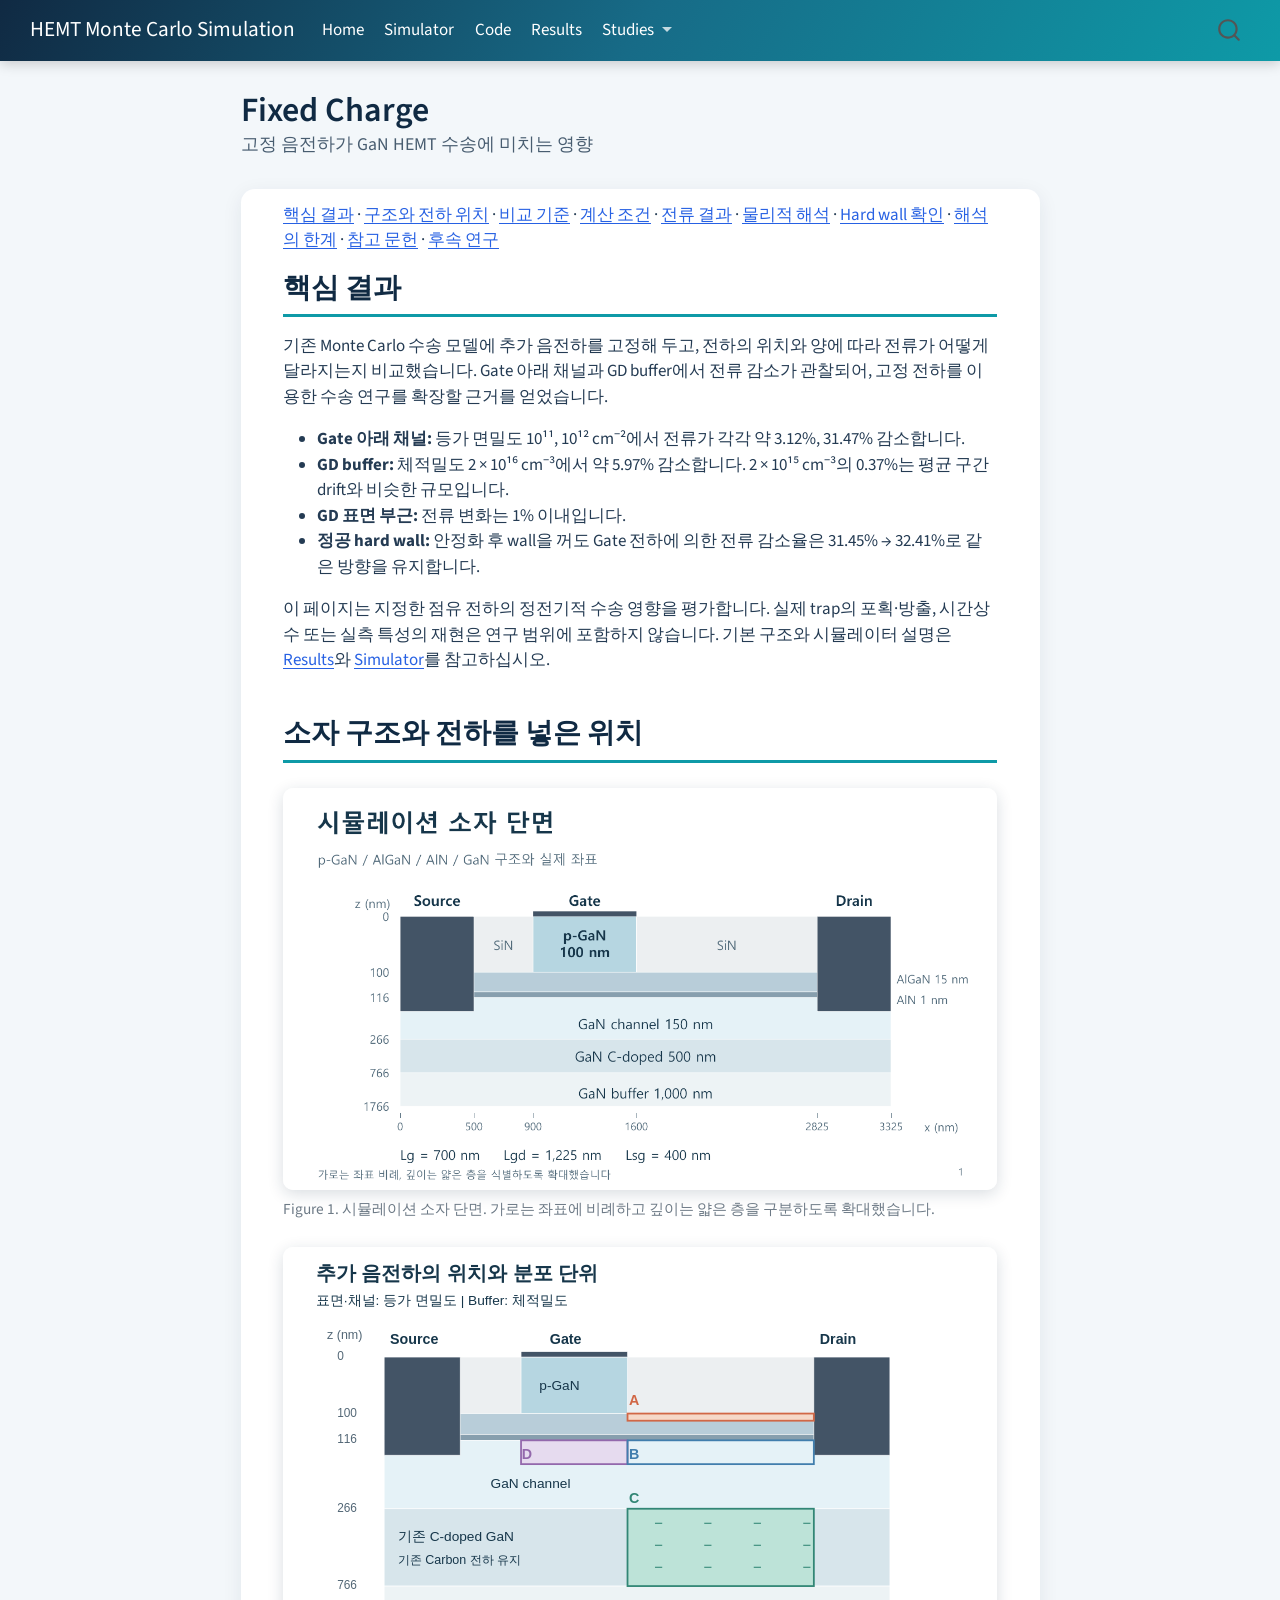
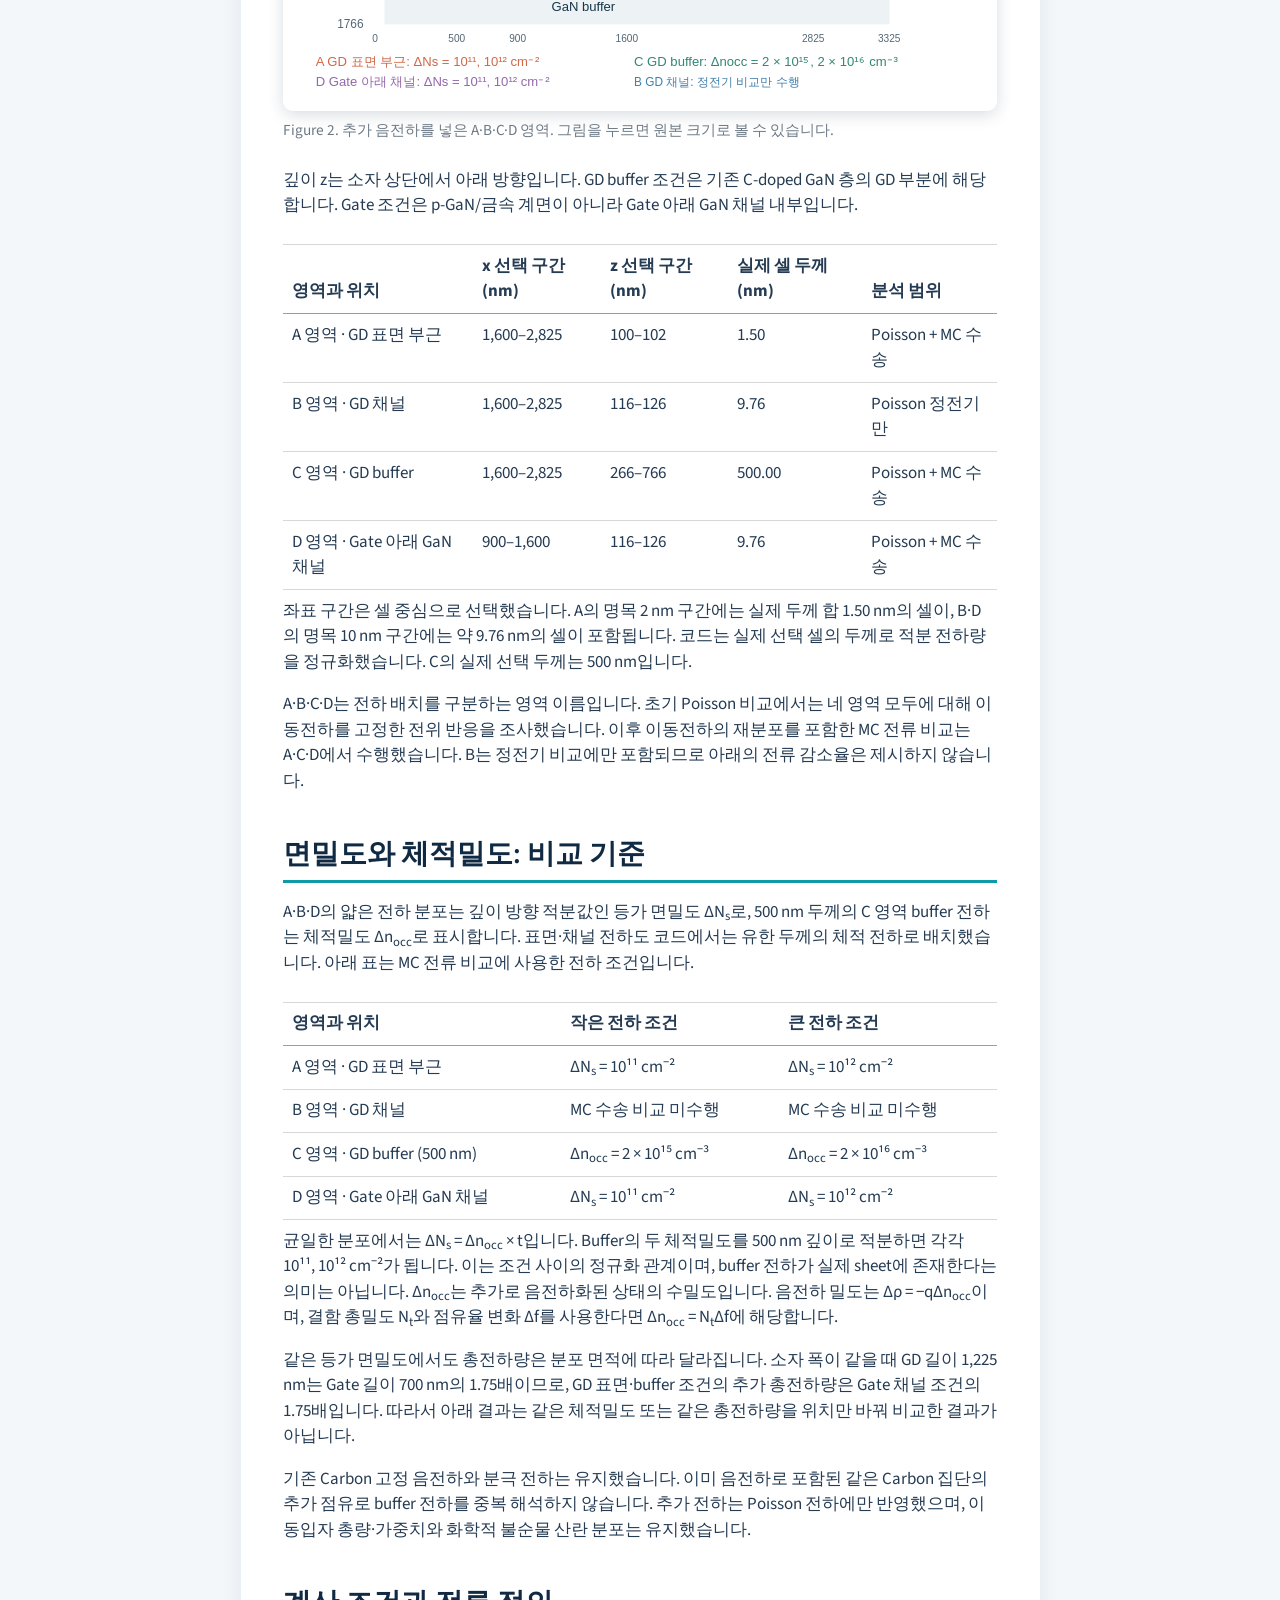
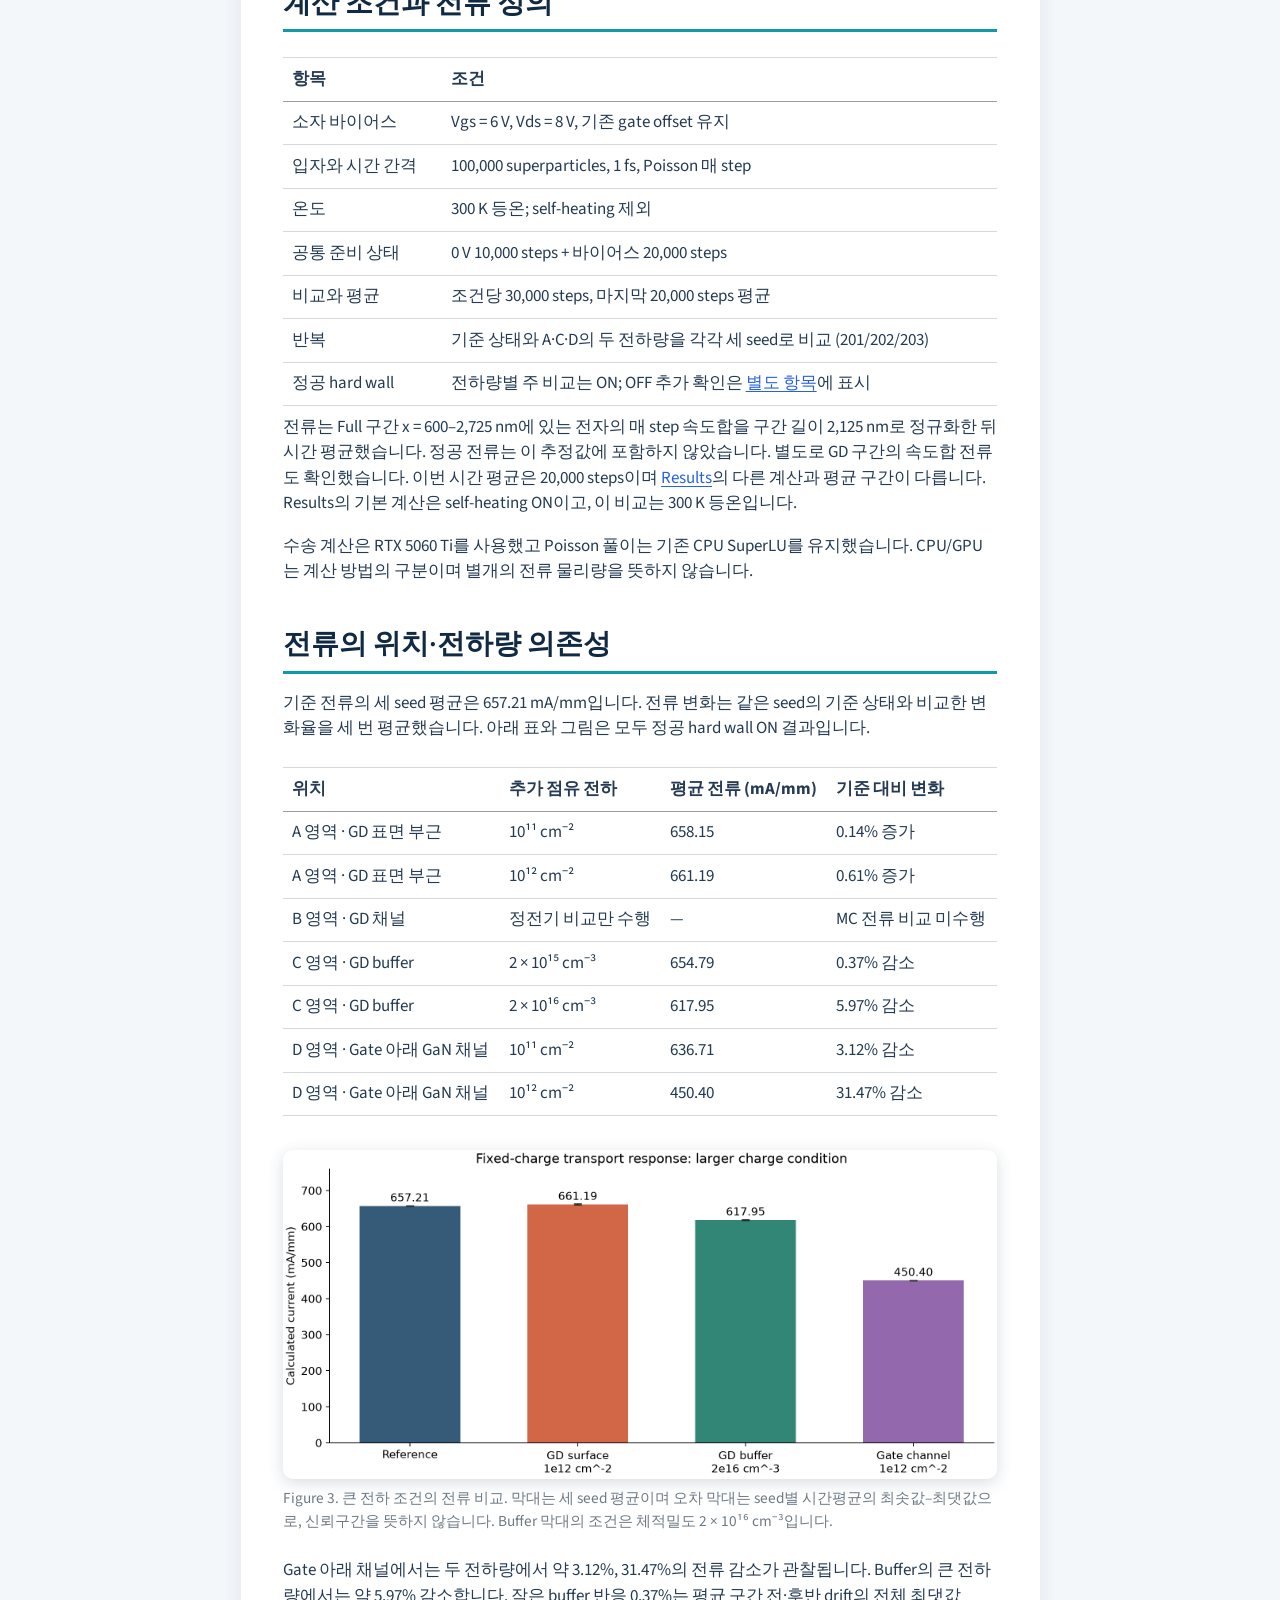
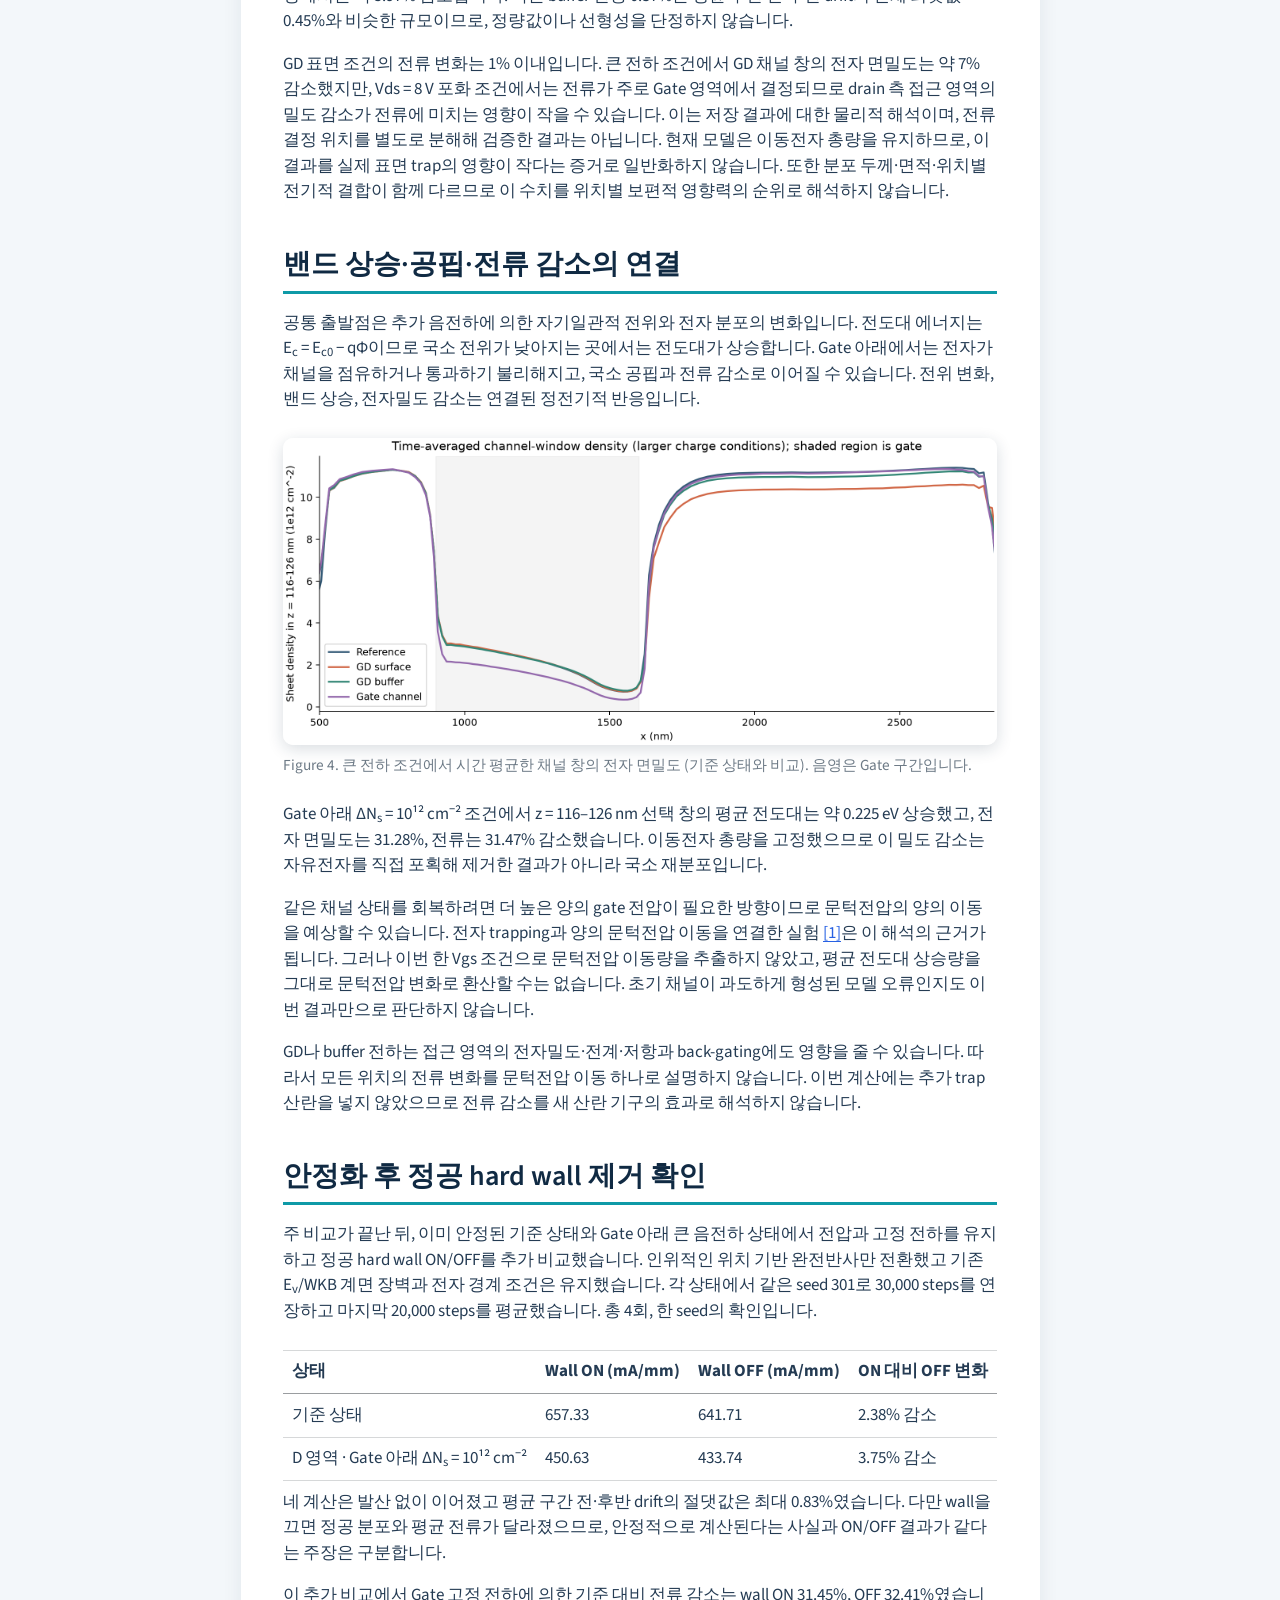
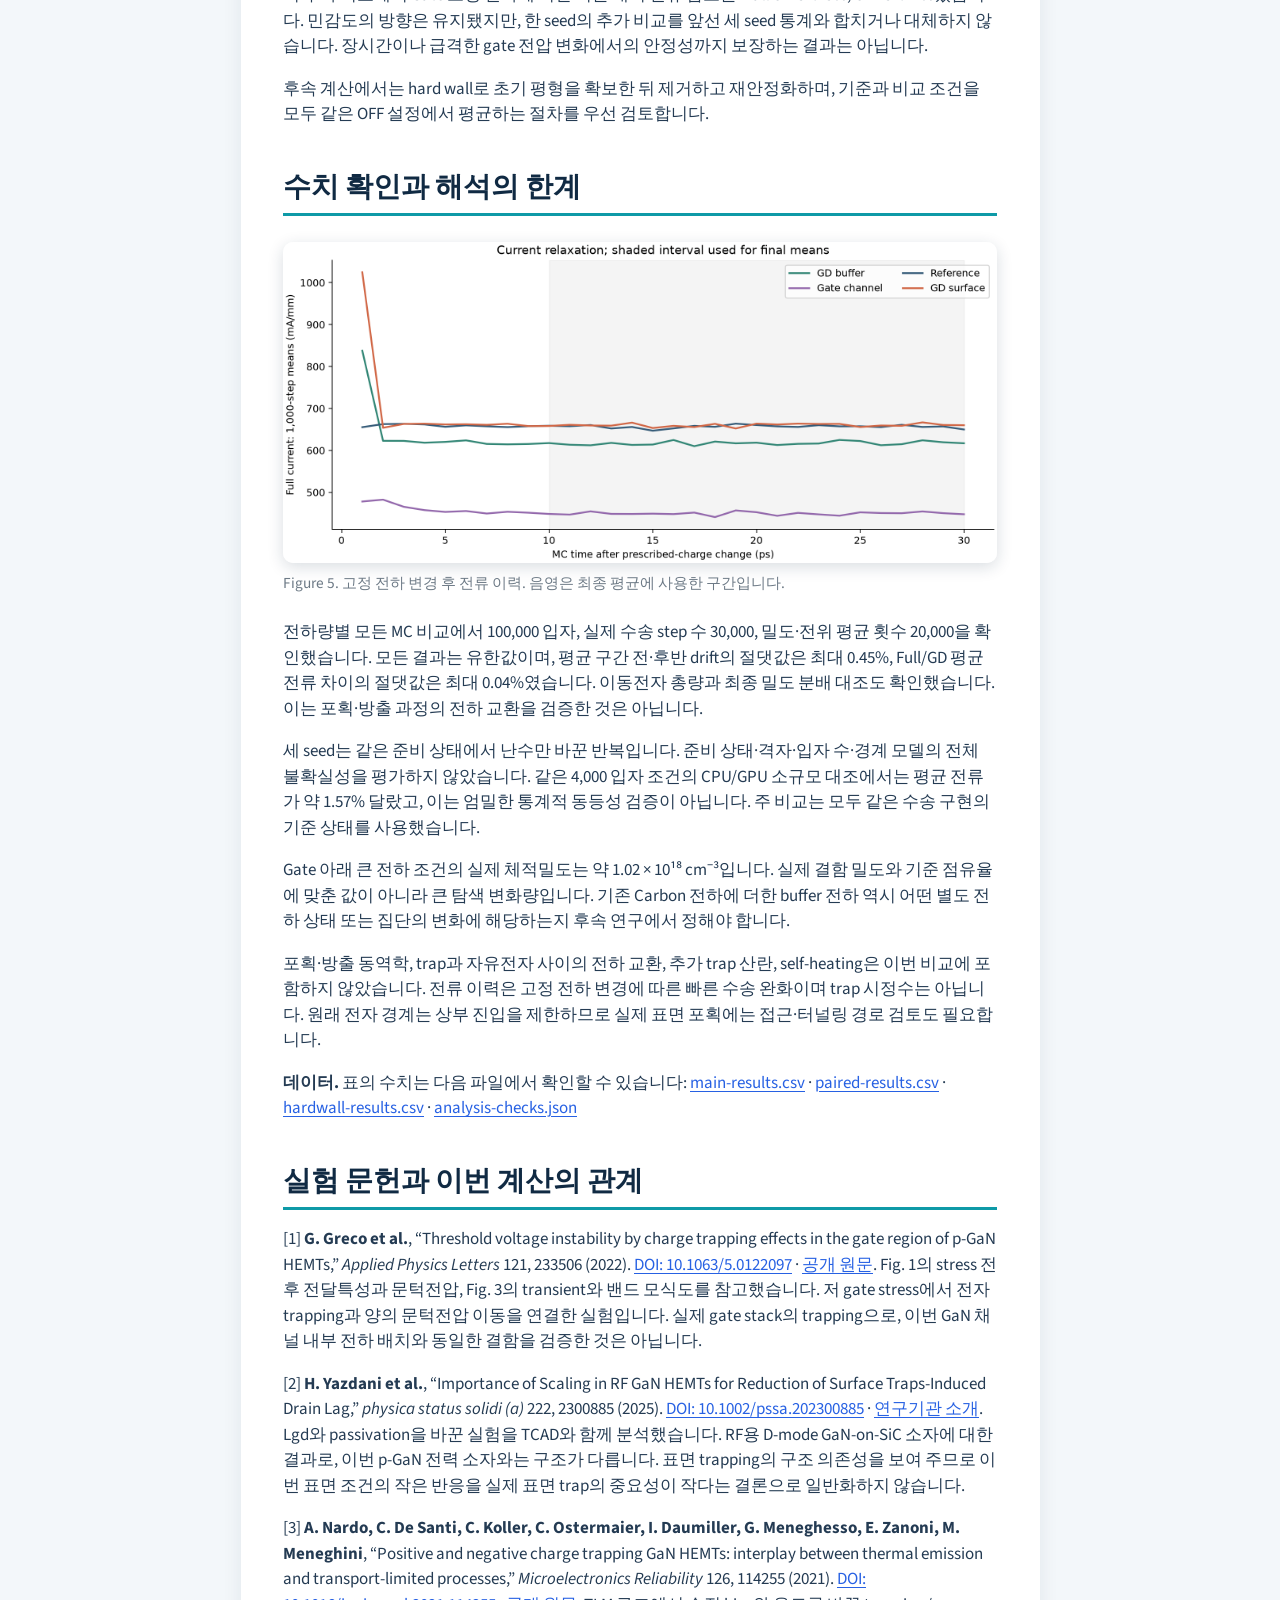
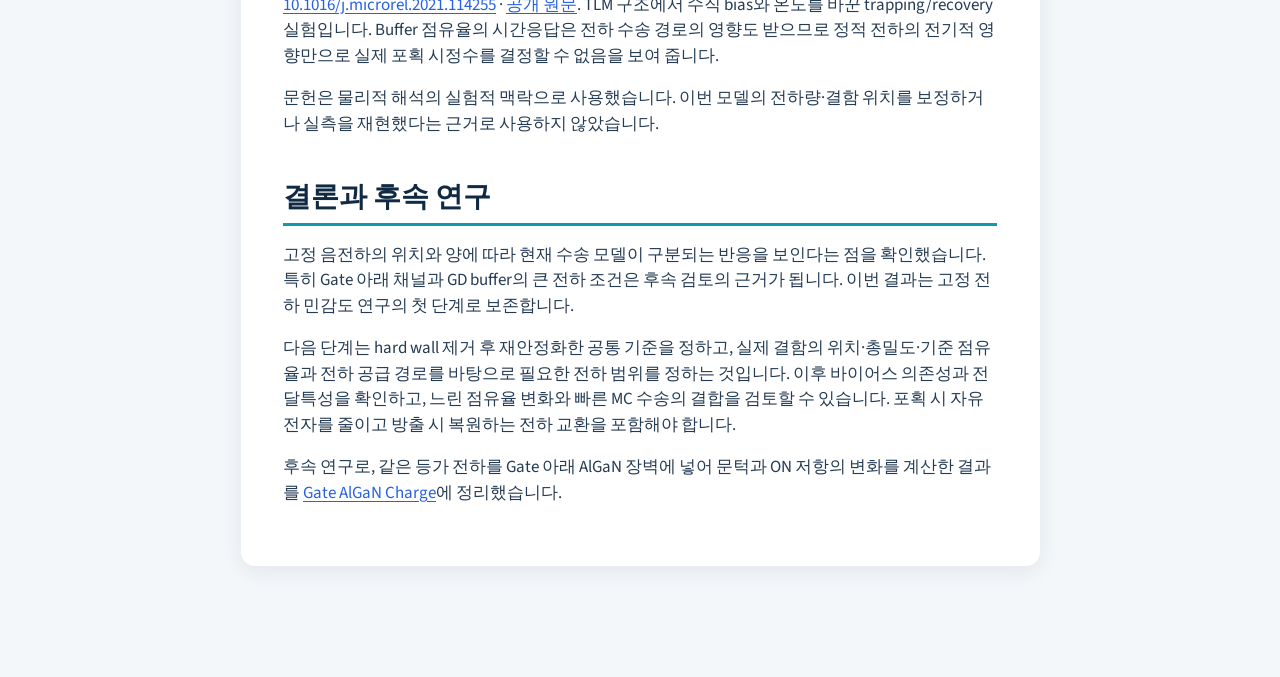
<file: docs/fixed-charge.html>
<!DOCTYPE html>
<html xmlns="http://www.w3.org/1999/xhtml" lang="ko" xml:lang="ko"><head>

<meta charset="utf-8">
<meta name="generator" content="quarto-1.10.18">

<meta name="viewport" content="width=device-width, initial-scale=1.0, user-scalable=yes">


<title>Fixed Charge – HEMT Monte Carlo Simulation</title>
<style>
/* Default styles provided by pandoc.
** See https://pandoc.org/MANUAL.html#variables-for-html for config info.
*/
span.smallcaps{font-variant: small-caps;}
div.columns{display: flex; gap: 1.5em;}
div.column{flex: auto;}
@media screen {
div.columns{gap: min(4vw, 1.5em);}
div.column{overflow-x: auto;}
}
div.hanging-indent{margin-left: 1.5em; text-indent: -1.5em;}
ul.task-list{list-style: none;}
ul.task-list li input[type="checkbox"] {
  width: 0.8em;
  margin: 0 0.8em 0.2em -1em; /* quarto-specific, see https://github.com/quarto-dev/quarto-cli/issues/4556 */ 
  vertical-align: middle;
}
</style>


<script src="site_libs/quarto-nav/quarto-nav.js"></script>
<script src="site_libs/quarto-nav/headroom.min.js"></script>
<script src="site_libs/clipboard/clipboard.min.js"></script>
<script src="site_libs/quarto-search/autocomplete.umd.js"></script>
<script src="site_libs/quarto-search/fuse.min.js"></script>
<script src="site_libs/quarto-search/quarto-search.js"></script>
<meta name="quarto:offset" content="./">
<link href="./images/favicon-v2.png" rel="icon" type="image/png">
<script src="site_libs/quarto-html/quarto.js" type="module"></script>
<script src="site_libs/quarto-html/tabsets/tabsets.js" type="module"></script>
<script src="site_libs/quarto-html/popper.min.js"></script>
<script src="site_libs/quarto-html/tippy.umd.min.js"></script>
<script src="site_libs/quarto-html/anchor.min.js"></script>
<link href="site_libs/quarto-html/tippy.css" rel="stylesheet">
<link href="site_libs/quarto-html/quarto-syntax-highlighting-64a204ab8560d761af7679ceaba22944.css" rel="stylesheet" id="quarto-text-highlighting-styles">
<script src="site_libs/bootstrap/bootstrap.min.js"></script>
<link href="site_libs/bootstrap/bootstrap-icons.css" rel="stylesheet">
<link href="site_libs/bootstrap/bootstrap-bb5ce4f09c3d713477d34b1921f208f7.min.css" rel="stylesheet" append-hash="true" id="quarto-bootstrap" data-mode="light">
<script id="quarto-search-options" type="application/json">{
  "location": "navbar",
  "copy-button": false,
  "collapse-after": 3,
  "panel-placement": "end",
  "type": "overlay",
  "limit": 50,
  "keyboard-shortcut": [
    "f",
    "/",
    "s"
  ],
  "show-item-context": false,
  "language": {
    "search-no-results-text": "일치 없음",
    "search-matching-documents-text": "일치된 문서",
    "search-copy-link-title": "검색 링크 복사",
    "search-hide-matches-text": "추가 검색 결과 숨기기",
    "search-more-match-text": "추가 검색결과",
    "search-more-matches-text": "추가 검색결과",
    "search-clear-button-title": "제거",
    "search-text-placeholder": "",
    "search-detached-cancel-button-title": "취소",
    "search-submit-button-title": "검색",
    "search-label": "검색"
  }
}</script>


<link rel="stylesheet" href="styles.css">
</head>

<body class="nav-fixed fullcontent quarto-light">

<div id="quarto-search-results"></div>
  <header id="quarto-header" class="headroom fixed-top quarto-banner">
    <nav class="navbar navbar-expand-lg " data-bs-theme="dark">
      <div class="navbar-container container-fluid">
      <div class="navbar-brand-container mx-auto">
    <a class="navbar-brand" href="./index.html">
    <span class="navbar-title">HEMT Monte Carlo Simulation</span>
    </a>
  </div>
            <div id="quarto-search" class="" title="검색"></div>
          <button class="navbar-toggler" type="button" data-bs-toggle="collapse" data-bs-target="#navbarCollapse" aria-controls="navbarCollapse" role="menu" aria-expanded="false" aria-label="탐색 전환" onclick="if (window.quartoToggleHeadroom) { window.quartoToggleHeadroom(); }">
  <span class="navbar-toggler-icon"></span>
</button>
          <div class="collapse navbar-collapse" id="navbarCollapse">
            <ul class="navbar-nav navbar-nav-scroll me-auto">
  <li class="nav-item">
    <a class="nav-link" href="./index.html"> 
<span class="menu-text">Home</span></a>
  </li>  
  <li class="nav-item">
    <a class="nav-link" href="./simulator.html"> 
<span class="menu-text">Simulator</span></a>
  </li>  
  <li class="nav-item">
    <a class="nav-link" href="./code.html"> 
<span class="menu-text">Code</span></a>
  </li>  
  <li class="nav-item">
    <a class="nav-link" href="./results.html"> 
<span class="menu-text">Results</span></a>
  </li>  
  <li class="nav-item dropdown ">
    <a class="nav-link dropdown-toggle" href="#" id="nav-menu-studies" role="link" data-bs-toggle="dropdown" aria-expanded="false">
 <span class="menu-text">Studies</span>
    </a>
    <ul class="dropdown-menu" aria-labelledby="nav-menu-studies">    
        <li>
    <a class="dropdown-item" href="./fixed-charge.html">
 <span class="dropdown-text">Fixed Charge — 고정 음전하 민감도</span></a>
  </li>  
        <li>
    <a class="dropdown-item" href="./gate-algan-charge.html">
 <span class="dropdown-text">Gate AlGaN Charge — 문턱·ON 저항</span></a>
  </li>  
        <li>
    <a class="dropdown-item" href="./sg-gd-charge.html">
 <span class="dropdown-text">SG·GD Interface Charge — 접근 영역 계면전하</span></a>
  </li>  
        <li>
    <a class="dropdown-item" href="./sg-gd-dose.html">
 <span class="dropdown-text">SG·GD Charge Dose — 전하량 민감도</span></a>
  </li>  
    </ul>
  </li>
</ul>
          </div> <!-- /navcollapse -->
            <div class="quarto-navbar-tools">
</div>
      </div> <!-- /container-fluid -->
    </nav>
</header>
<!-- content -->
<header id="title-block-header" class="quarto-title-block default page-columns page-full">
  <div class="quarto-title-banner page-columns page-full">
    <div class="quarto-title column-body">
      <h1 class="title">Fixed Charge</h1>
            <p class="subtitle lead">고정 음전하가 GaN HEMT 수송에 미치는 영향</p>
                      </div>
  </div>
    
  
  <div class="quarto-title-meta">

      
    
      
    </div>
    
  
  </header><div id="quarto-content" class="quarto-container page-columns page-rows-contents page-layout-article page-navbar">
<!-- sidebar -->
<!-- margin-sidebar -->
    
<!-- main -->
<main class="content quarto-banner-title-block" id="quarto-document-content">





<nav aria-label="Fixed Charge 목차"><p><a href="#key-results">핵심 결과</a> · <a href="#structure">구조와 전하 위치</a> · <a href="#normalization">비교 기준</a> · <a href="#conditions">계산 조건</a> · <a href="#current">전류 결과</a> · <a href="#mechanism">물리적 해석</a> · <a href="#hardwall">Hard wall 확인</a> · <a href="#limits">해석의 한계</a> · <a href="#references">참고 문헌</a> · <a href="#next">후속 연구</a></p></nav>

<section id="key-results" style="scroll-margin-top:90px"><h2 class="anchored">핵심 결과</h2><p>기존 Monte Carlo 수송 모델에 추가 음전하를 고정해 두고, 전하의 위치와 양에 따라 전류가 어떻게 달라지는지 비교했습니다. Gate 아래 채널과 GD buffer에서 전류 감소가 관찰되어, 고정 전하를 이용한 수송 연구를 확장할 근거를 얻었습니다.</p><ul><li><strong>Gate 아래 채널:</strong> 등가 면밀도 10¹¹, 10¹² cm⁻²에서 전류가 각각 약 3.12%, 31.47% 감소합니다.</li><li><strong>GD buffer:</strong> 체적밀도 2 × 10¹⁶ cm⁻³에서 약 5.97% 감소합니다. 2 × 10¹⁵ cm⁻³의 0.37%는 평균 구간 drift와 비슷한 규모입니다.</li><li><strong>GD 표면 부근:</strong> 전류 변화는 1% 이내입니다.</li><li><strong>정공 hard wall:</strong> 안정화 후 wall을 꺼도 Gate 전하에 의한 전류 감소율은 31.45% → 32.41%로 같은 방향을 유지합니다.</li></ul><p>이 페이지는 지정한 점유 전하의 정전기적 수송 영향을 평가합니다. 실제 trap의 포획·방출, 시간상수 또는 실측 특성의 재현은 연구 범위에 포함하지 않습니다. 기본 구조와 시뮬레이터 설명은 <a href="results.html">Results</a>와 <a href="simulator.html">Simulator</a>를 참고하십시오.</p></section>

<section id="structure" style="scroll-margin-top:90px"><h2 class="anchored">소자 구조와 전하를 넣은 위치</h2><figure class="figure" style="display:block;margin:1.5rem 0"><a href="images/fixed-charge/device-structure.png"><img class="img-fluid figure-img" style="width:100%;height:auto" width="1280" height="720" src="images/fixed-charge/device-structure.png" alt="p-GaN/AlGaN/AlN/GaN HEMT 단면과 실제 좌표: Lg 700 nm, Lgd 1225 nm, Lsg 400 nm"></a><figcaption class="figure-caption">Figure 1. 시뮬레이션 소자 단면. 가로는 좌표에 비례하고 깊이는 얇은 층을 구분하도록 확대했습니다.</figcaption></figure><figure class="figure" style="display:block;margin:1.5rem 0"><a href="images/fixed-charge/charge-locations.svg"><img class="img-fluid figure-img" style="width:100%;height:auto" loading="lazy" width="1200" height="780" src="images/fixed-charge/charge-locations.svg" alt="표면, 채널, GD buffer의 추가 음전하 위치"></a><figcaption class="figure-caption">Figure 2. 추가 음전하를 넣은 A·B·C·D 영역. 그림을 누르면 원본 크기로 볼 수 있습니다.</figcaption></figure><p>깊이 z는 소자 상단에서 아래 방향입니다. GD buffer 조건은 기존 C-doped GaN 층의 GD 부분에 해당합니다. Gate 조건은 p-GaN/금속 계면이 아니라 Gate 아래 GaN 채널 내부입니다.</p><div style="overflow-x:auto">
<table class="table caption-top">
<thead>
<tr class="header">
<th data-quarto-table-cell-role="th">영역과 위치</th>
<th data-quarto-table-cell-role="th">x 선택 구간 (nm)</th>
<th data-quarto-table-cell-role="th">z 선택 구간 (nm)</th>
<th data-quarto-table-cell-role="th">실제 셀 두께 (nm)</th>
<th data-quarto-table-cell-role="th">분석 범위</th>
</tr>
</thead>
<tbody>
<tr class="odd">
<td>A 영역 · GD 표면 부근</td>
<td>1,600–2,825</td>
<td>100–102</td>
<td>1.50</td>
<td>Poisson + MC 수송</td>
</tr>
<tr class="even">
<td>B 영역 · GD 채널</td>
<td>1,600–2,825</td>
<td>116–126</td>
<td>9.76</td>
<td>Poisson 정전기만</td>
</tr>
<tr class="odd">
<td>C 영역 · GD buffer</td>
<td>1,600–2,825</td>
<td>266–766</td>
<td>500.00</td>
<td>Poisson + MC 수송</td>
</tr>
<tr class="even">
<td>D 영역 · Gate 아래 GaN 채널</td>
<td>900–1,600</td>
<td>116–126</td>
<td>9.76</td>
<td>Poisson + MC 수송</td>
</tr>
</tbody>
</table>
</div><p>좌표 구간은 셀 중심으로 선택했습니다. A의 명목 2 nm 구간에는 실제 두께 합 1.50 nm의 셀이, B·D의 명목 10 nm 구간에는 약 9.76 nm의 셀이 포함됩니다. 코드는 실제 선택 셀의 두께로 적분 전하량을 정규화했습니다. C의 실제 선택 두께는 500 nm입니다.</p><p>A·B·C·D는 전하 배치를 구분하는 영역 이름입니다. 초기 Poisson 비교에서는 네 영역 모두에 대해 이동전하를 고정한 전위 반응을 조사했습니다. 이후 이동전하의 재분포를 포함한 MC 전류 비교는 A·C·D에서 수행했습니다. B는 정전기 비교에만 포함되므로 아래의 전류 감소율은 제시하지 않습니다.</p></section>

<section id="normalization" style="scroll-margin-top:90px"><h2 class="anchored">면밀도와 체적밀도: 비교 기준</h2><p>A·B·D의 얇은 전하 분포는 깊이 방향 적분값인 등가 면밀도 ΔN<sub>s</sub>로, 500 nm 두께의 C 영역 buffer 전하는 체적밀도 Δn<sub>occ</sub>로 표시합니다. 표면·채널 전하도 코드에서는 유한 두께의 체적 전하로 배치했습니다. 아래 표는 MC 전류 비교에 사용한 전하 조건입니다.</p><div style="overflow-x:auto">
<table class="table caption-top">
<thead>
<tr class="header">
<th data-quarto-table-cell-role="th">영역과 위치</th>
<th data-quarto-table-cell-role="th">작은 전하 조건</th>
<th data-quarto-table-cell-role="th">큰 전하 조건</th>
</tr>
</thead>
<tbody>
<tr class="odd">
<td>A 영역 · GD 표면 부근</td>
<td>ΔN<sub>s</sub> = 10¹¹ cm⁻²</td>
<td>ΔN<sub>s</sub> = 10¹² cm⁻²</td>
</tr>
<tr class="even">
<td>B 영역 · GD 채널</td>
<td>MC 수송 비교 미수행</td>
<td>MC 수송 비교 미수행</td>
</tr>
<tr class="odd">
<td>C 영역 · GD buffer (500 nm)</td>
<td>Δn<sub>occ</sub> = 2 × 10¹⁵ cm⁻³</td>
<td>Δn<sub>occ</sub> = 2 × 10¹⁶ cm⁻³</td>
</tr>
<tr class="even">
<td>D 영역 · Gate 아래 GaN 채널</td>
<td>ΔN<sub>s</sub> = 10¹¹ cm⁻²</td>
<td>ΔN<sub>s</sub> = 10¹² cm⁻²</td>
</tr>
</tbody>
</table>
</div><p>균일한 분포에서는 ΔN<sub>s</sub> = Δn<sub>occ</sub> × t입니다. Buffer의 두 체적밀도를 500 nm 깊이로 적분하면 각각 10¹¹, 10¹² cm⁻²가 됩니다. 이는 조건 사이의 정규화 관계이며, buffer 전하가 실제 sheet에 존재한다는 의미는 아닙니다. Δn<sub>occ</sub>는 추가로 음전하화된 상태의 수밀도입니다. 음전하 밀도는 Δρ = −qΔn<sub>occ</sub>이며, 결함 총밀도 N<sub>t</sub>와 점유율 변화 Δf를 사용한다면 Δn<sub>occ</sub> = N<sub>t</sub>Δf에 해당합니다.</p><p>같은 등가 면밀도에서도 총전하량은 분포 면적에 따라 달라집니다. 소자 폭이 같을 때 GD 길이 1,225 nm는 Gate 길이 700 nm의 1.75배이므로, GD 표면·buffer 조건의 추가 총전하량은 Gate 채널 조건의 1.75배입니다. 따라서 아래 결과는 같은 체적밀도 또는 같은 총전하량을 위치만 바꿔 비교한 결과가 아닙니다.</p><p>기존 Carbon 고정 음전하와 분극 전하는 유지했습니다. 이미 음전하로 포함된 같은 Carbon 집단의 추가 점유로 buffer 전하를 중복 해석하지 않습니다. 추가 전하는 Poisson 전하에만 반영했으며, 이동입자 총량·가중치와 화학적 불순물 산란 분포는 유지했습니다.</p></section>

<section id="conditions" style="scroll-margin-top:90px"><h2 class="anchored">계산 조건과 전류 정의</h2><div style="overflow-x:auto">
<table class="table caption-top">
<thead>
<tr class="header">
<th data-quarto-table-cell-role="th">항목</th>
<th data-quarto-table-cell-role="th">조건</th>
</tr>
</thead>
<tbody>
<tr class="odd">
<td>소자 바이어스</td>
<td>Vgs = 6 V, Vds = 8 V, 기존 gate offset 유지</td>
</tr>
<tr class="even">
<td>입자와 시간 간격</td>
<td>100,000 superparticles, 1 fs, Poisson 매 step</td>
</tr>
<tr class="odd">
<td>온도</td>
<td>300 K 등온; self-heating 제외</td>
</tr>
<tr class="even">
<td>공통 준비 상태</td>
<td>0 V 10,000 steps + 바이어스 20,000 steps</td>
</tr>
<tr class="odd">
<td>비교와 평균</td>
<td>조건당 30,000 steps, 마지막 20,000 steps 평균</td>
</tr>
<tr class="even">
<td>반복</td>
<td>기준 상태와 A·C·D의 두 전하량을 각각 세 seed로 비교 (201/202/203)</td>
</tr>
<tr class="odd">
<td>정공 hard wall</td>
<td>전하량별 주 비교는 ON; OFF 추가 확인은 <a href="#hardwall">별도 항목</a>에 표시</td>
</tr>
</tbody>
</table>
</div><p>전류는 Full 구간 x = 600–2,725 nm에 있는 전자의 매 step 속도합을 구간 길이 2,125 nm로 정규화한 뒤 시간 평균했습니다. 정공 전류는 이 추정값에 포함하지 않았습니다. 별도로 GD 구간의 속도합 전류도 확인했습니다. 이번 시간 평균은 20,000 steps이며 <a href="results.html">Results</a>의 다른 계산과 평균 구간이 다릅니다. Results의 기본 계산은 self-heating ON이고, 이 비교는 300 K 등온입니다.</p><p>수송 계산은 RTX 5060 Ti를 사용했고 Poisson 풀이는 기존 CPU SuperLU를 유지했습니다. CPU/GPU는 계산 방법의 구분이며 별개의 전류 물리량을 뜻하지 않습니다.</p></section>

<section id="current" style="scroll-margin-top:90px"><h2 class="anchored">전류의 위치·전하량 의존성</h2><p>기준 전류의 세 seed 평균은 657.21 mA/mm입니다. 전류 변화는 같은 seed의 기준 상태와 비교한 변화율을 세 번 평균했습니다. 아래 표와 그림은 모두 정공 hard wall ON 결과입니다.</p><div style="overflow-x:auto">
<table class="table caption-top">
<thead>
<tr class="header">
<th data-quarto-table-cell-role="th">위치</th>
<th data-quarto-table-cell-role="th">추가 점유 전하</th>
<th data-quarto-table-cell-role="th">평균 전류 (mA/mm)</th>
<th data-quarto-table-cell-role="th">기준 대비 변화</th>
</tr>
</thead>
<tbody>
<tr class="odd">
<td>A 영역 · GD 표면 부근</td>
<td>10¹¹ cm⁻²</td>
<td>658.15</td>
<td>0.14% 증가</td>
</tr>
<tr class="even">
<td>A 영역 · GD 표면 부근</td>
<td>10¹² cm⁻²</td>
<td>661.19</td>
<td>0.61% 증가</td>
</tr>
<tr class="odd">
<td>B 영역 · GD 채널</td>
<td>정전기 비교만 수행</td>
<td>—</td>
<td>MC 전류 비교 미수행</td>
</tr>
<tr class="even">
<td>C 영역 · GD buffer</td>
<td>2 × 10¹⁵ cm⁻³</td>
<td>654.79</td>
<td>0.37% 감소</td>
</tr>
<tr class="odd">
<td>C 영역 · GD buffer</td>
<td>2 × 10¹⁶ cm⁻³</td>
<td>617.95</td>
<td>5.97% 감소</td>
</tr>
<tr class="even">
<td>D 영역 · Gate 아래 GaN 채널</td>
<td>10¹¹ cm⁻²</td>
<td>636.71</td>
<td>3.12% 감소</td>
</tr>
<tr class="odd">
<td>D 영역 · Gate 아래 GaN 채널</td>
<td>10¹² cm⁻²</td>
<td>450.40</td>
<td>31.47% 감소</td>
</tr>
</tbody>
</table>
</div><figure class="figure" style="display:block;margin:1.5rem 0"><a href="images/fixed-charge/current-comparison.png"><img class="img-fluid figure-img" style="width:100%;height:auto" loading="lazy" width="1800" height="828" src="images/fixed-charge/current-comparison.png" alt="큰 전하 조건에서 기준, GD 표면, GD buffer, Gate 채널의 계산 전류 비교"></a><figcaption class="figure-caption">Figure 3. 큰 전하 조건의 전류 비교. 막대는 세 seed 평균이며 오차 막대는 seed별 시간평균의 최솟값–최댓값으로, 신뢰구간을 뜻하지 않습니다. Buffer 막대의 조건은 체적밀도 2 × 10¹⁶ cm⁻³입니다.</figcaption></figure><p>Gate 아래 채널에서는 두 전하량에서 약 3.12%, 31.47%의 전류 감소가 관찰됩니다. Buffer의 큰 전하량에서는 약 5.97% 감소합니다. 작은 buffer 반응 0.37%는 평균 구간 전·후반 drift의 전체 최댓값 0.45%와 비슷한 규모이므로, 정량값이나 선형성을 단정하지 않습니다.</p><p>GD 표면 조건의 전류 변화는 1% 이내입니다. 큰 전하 조건에서 GD 채널 창의 전자 면밀도는 약 7% 감소했지만, Vds = 8 V 포화 조건에서는 전류가 주로 Gate 영역에서 결정되므로 drain 측 접근 영역의 밀도 감소가 전류에 미치는 영향이 작을 수 있습니다. 이는 저장 결과에 대한 물리적 해석이며, 전류 결정 위치를 별도로 분해해 검증한 결과는 아닙니다. 현재 모델은 이동전자 총량을 유지하므로, 이 결과를 실제 표면 trap의 영향이 작다는 증거로 일반화하지 않습니다. 또한 분포 두께·면적·위치별 전기적 결합이 함께 다르므로 이 수치를 위치별 보편적 영향력의 순위로 해석하지 않습니다.</p></section>

<section id="mechanism" style="scroll-margin-top:90px"><h2 class="anchored">밴드 상승·공핍·전류 감소의 연결</h2><p>공통 출발점은 추가 음전하에 의한 자기일관적 전위와 전자 분포의 변화입니다. 전도대 에너지는 E<sub>c</sub> = E<sub>c0</sub> − qΦ이므로 국소 전위가 낮아지는 곳에서는 전도대가 상승합니다. Gate 아래에서는 전자가 채널을 점유하거나 통과하기 불리해지고, 국소 공핍과 전류 감소로 이어질 수 있습니다. 전위 변화, 밴드 상승, 전자밀도 감소는 연결된 정전기적 반응입니다.</p><figure class="figure" style="display:block;margin:1.5rem 0"><a href="images/fixed-charge/channel-density.png"><img class="img-fluid figure-img" style="width:100%;height:auto" loading="lazy" width="1800" height="774" src="images/fixed-charge/channel-density.png" alt="z = 116–126 nm 채널 창의 시간 평균 전자 면밀도, 기준과 큰 전하 조건 비교"></a><figcaption class="figure-caption">Figure 4. 큰 전하 조건에서 시간 평균한 채널 창의 전자 면밀도 (기준 상태와 비교). 음영은 Gate 구간입니다.</figcaption></figure><p>Gate 아래 ΔN<sub>s</sub> = 10¹² cm⁻² 조건에서 z = 116–126 nm 선택 창의 평균 전도대는 약 0.225 eV 상승했고, 전자 면밀도는 31.28%, 전류는 31.47% 감소했습니다. 이동전자 총량을 고정했으므로 이 밀도 감소는 자유전자를 직접 포획해 제거한 결과가 아니라 국소 재분포입니다.</p><p>같은 채널 상태를 회복하려면 더 높은 양의 gate 전압이 필요한 방향이므로 문턱전압의 양의 이동을 예상할 수 있습니다. 전자 trapping과 양의 문턱전압 이동을 연결한 실험 <a href="#ref1">[1]</a>은 이 해석의 근거가 됩니다. 그러나 이번 한 Vgs 조건으로 문턱전압 이동량을 추출하지 않았고, 평균 전도대 상승량을 그대로 문턱전압 변화로 환산할 수는 없습니다. 초기 채널이 과도하게 형성된 모델 오류인지도 이번 결과만으로 판단하지 않습니다.</p><p>GD나 buffer 전하는 접근 영역의 전자밀도·전계·저항과 back-gating에도 영향을 줄 수 있습니다. 따라서 모든 위치의 전류 변화를 문턱전압 이동 하나로 설명하지 않습니다. 이번 계산에는 추가 trap 산란을 넣지 않았으므로 전류 감소를 새 산란 기구의 효과로 해석하지 않습니다.</p></section>

<section id="hardwall" style="scroll-margin-top:90px"><h2 class="anchored">안정화 후 정공 hard wall 제거 확인</h2><p>주 비교가 끝난 뒤, 이미 안정된 기준 상태와 Gate 아래 큰 음전하 상태에서 전압과 고정 전하를 유지하고 정공 hard wall ON/OFF를 추가 비교했습니다. 인위적인 위치 기반 완전반사만 전환했고 기존 E<sub>v</sub>/WKB 계면 장벽과 전자 경계 조건은 유지했습니다. 각 상태에서 같은 seed 301로 30,000 steps를 연장하고 마지막 20,000 steps를 평균했습니다. 총 4회, 한 seed의 확인입니다.</p><div style="overflow-x:auto">
<table class="table caption-top">
<thead>
<tr class="header">
<th data-quarto-table-cell-role="th">상태</th>
<th data-quarto-table-cell-role="th">Wall ON (mA/mm)</th>
<th data-quarto-table-cell-role="th">Wall OFF (mA/mm)</th>
<th data-quarto-table-cell-role="th">ON 대비 OFF 변화</th>
</tr>
</thead>
<tbody>
<tr class="odd">
<td>기준 상태</td>
<td>657.33</td>
<td>641.71</td>
<td>2.38% 감소</td>
</tr>
<tr class="even">
<td>D 영역 · Gate 아래 ΔN<sub>s</sub> = 10¹² cm⁻²</td>
<td>450.63</td>
<td>433.74</td>
<td>3.75% 감소</td>
</tr>
</tbody>
</table>
</div><p>네 계산은 발산 없이 이어졌고 평균 구간 전·후반 drift의 절댓값은 최대 0.83%였습니다. 다만 wall을 끄면 정공 분포와 평균 전류가 달라졌으므로, 안정적으로 계산된다는 사실과 ON/OFF 결과가 같다는 주장은 구분합니다.</p><p>이 추가 비교에서 Gate 고정 전하에 의한 기준 대비 전류 감소는 wall ON 31.45%, OFF 32.41%였습니다. 민감도의 방향은 유지됐지만, 한 seed의 추가 비교를 앞선 세 seed 통계와 합치거나 대체하지 않습니다. 장시간이나 급격한 gate 전압 변화에서의 안정성까지 보장하는 결과는 아닙니다.</p><p>후속 계산에서는 hard wall로 초기 평형을 확보한 뒤 제거하고 재안정화하며, 기준과 비교 조건을 모두 같은 OFF 설정에서 평균하는 절차를 우선 검토합니다.</p></section>

<section id="limits" style="scroll-margin-top:90px"><h2 class="anchored">수치 확인과 해석의 한계</h2><figure class="figure" style="display:block;margin:1.5rem 0"><a href="images/fixed-charge/current-history.png"><img class="img-fluid figure-img" style="width:100%;height:auto" loading="lazy" width="1800" height="810" src="images/fixed-charge/current-history.png" alt="고정 전하 변경 후 전류 이력과 시간 평균 구간"></a><figcaption class="figure-caption">Figure 5. 고정 전하 변경 후 전류 이력. 음영은 최종 평균에 사용한 구간입니다.</figcaption></figure><p>전하량별 모든 MC 비교에서 100,000 입자, 실제 수송 step 수 30,000, 밀도·전위 평균 횟수 20,000을 확인했습니다. 모든 결과는 유한값이며, 평균 구간 전·후반 drift의 절댓값은 최대 0.45%, Full/GD 평균 전류 차이의 절댓값은 최대 0.04%였습니다. 이동전자 총량과 최종 밀도 분배 대조도 확인했습니다. 이는 포획·방출 과정의 전하 교환을 검증한 것은 아닙니다.</p><p>세 seed는 같은 준비 상태에서 난수만 바꾼 반복입니다. 준비 상태·격자·입자 수·경계 모델의 전체 불확실성을 평가하지 않았습니다. 같은 4,000 입자 조건의 CPU/GPU 소규모 대조에서는 평균 전류가 약 1.57% 달랐고, 이는 엄밀한 통계적 동등성 검증이 아닙니다. 주 비교는 모두 같은 수송 구현의 기준 상태를 사용했습니다.</p><p>Gate 아래 큰 전하 조건의 실제 체적밀도는 약 1.02 × 10¹⁸ cm⁻³입니다. 실제 결함 밀도와 기준 점유율에 맞춘 값이 아니라 큰 탐색 변화량입니다. 기존 Carbon 전하에 더한 buffer 전하 역시 어떤 별도 전하 상태 또는 집단의 변화에 해당하는지 후속 연구에서 정해야 합니다.</p><p>포획·방출 동역학, trap과 자유전자 사이의 전하 교환, 추가 trap 산란, self-heating은 이번 비교에 포함하지 않았습니다. 전류 이력은 고정 전하 변경에 따른 빠른 수송 완화이며 trap 시정수는 아닙니다. 원래 전자 경계는 상부 진입을 제한하므로 실제 표면 포획에는 접근·터널링 경로 검토도 필요합니다.</p><p><strong>데이터.</strong> 표의 수치는 다음 파일에서 확인할 수 있습니다: <a href="data/fixed-charge/main-results.csv">main-results.csv</a> · <a href="data/fixed-charge/paired-results.csv">paired-results.csv</a> · <a href="data/fixed-charge/hardwall-results.csv">hardwall-results.csv</a> · <a href="data/fixed-charge/analysis-checks.json">analysis-checks.json</a></p></section>

<section id="references" style="scroll-margin-top:90px"><h2 class="anchored">실험 문헌과 이번 계산의 관계</h2><p id="ref1">[1] <strong>G. Greco et al.</strong>, “Threshold voltage instability by charge trapping effects in the gate region of p-GaN HEMTs,” <em>Applied Physics Letters</em> 121, 233506 (2022). <a href="https://doi.org/10.1063/5.0122097">DOI: 10.1063/5.0122097</a> · <a href="https://arxiv.org/abs/2212.06442">공개 원문</a>. Fig. 1의 stress 전후 전달특성과 문턱전압, Fig. 3의 transient와 밴드 모식도를 참고했습니다. 저 gate stress에서 전자 trapping과 양의 문턱전압 이동을 연결한 실험입니다. 실제 gate stack의 trapping으로, 이번 GaN 채널 내부 전하 배치와 동일한 결함을 검증한 것은 아닙니다.</p><p id="ref2">[2] <strong>H. Yazdani et al.</strong>, “Importance of Scaling in RF GaN HEMTs for Reduction of Surface Traps-Induced Drain Lag,” <em>physica status solidi (a)</em> 222, 2300885 (2025). <a href="https://doi.org/10.1002/pssa.202300885">DOI: 10.1002/pssa.202300885</a> · <a href="https://www.fbh-berlin.de/en/research/publications/importance-of-scaling-in-rf-gan-hemts-for-reduction-of-surface-traps-induced-drain-lag">연구기관 소개</a>. Lgd와 passivation을 바꾼 실험을 TCAD와 함께 분석했습니다. RF용 D-mode GaN-on-SiC 소자에 대한 결과로, 이번 p-GaN 전력 소자와는 구조가 다릅니다. 표면 trapping의 구조 의존성을 보여 주므로 이번 표면 조건의 작은 반응을 실제 표면 trap의 중요성이 작다는 결론으로 일반화하지 않습니다.</p><p id="ref3">[3] <strong>A. Nardo, C. De Santi, C. Koller, C. Ostermaier, I. Daumiller, G. Meneghesso, E. Zanoni, M. Meneghini</strong>, “Positive and negative charge trapping GaN HEMTs: interplay between thermal emission and transport-limited processes,” <em>Microelectronics Reliability</em> 126, 114255 (2021). <a href="https://doi.org/10.1016/j.microrel.2021.114255">DOI: 10.1016/j.microrel.2021.114255</a> · <a href="https://arxiv.org/abs/2112.09513">공개 원문</a>. TLM 구조에서 수직 bias와 온도를 바꾼 trapping/recovery 실험입니다. Buffer 점유율의 시간응답은 전하 수송 경로의 영향도 받으므로 정적 전하의 전기적 영향만으로 실제 포획 시정수를 결정할 수 없음을 보여 줍니다.</p><p>문헌은 물리적 해석의 실험적 맥락으로 사용했습니다. 이번 모델의 전하량·결함 위치를 보정하거나 실측을 재현했다는 근거로 사용하지 않았습니다.</p></section>

<section id="next" style="scroll-margin-top:90px"><h2 class="anchored">결론과 후속 연구</h2><p>고정 음전하의 위치와 양에 따라 현재 수송 모델이 구분되는 반응을 보인다는 점을 확인했습니다. 특히 Gate 아래 채널과 GD buffer의 큰 전하 조건은 후속 검토의 근거가 됩니다. 이번 결과는 고정 전하 민감도 연구의 첫 단계로 보존합니다.</p><p>다음 단계는 hard wall 제거 후 재안정화한 공통 기준을 정하고, 실제 결함의 위치·총밀도·기준 점유율과 전하 공급 경로를 바탕으로 필요한 전하 범위를 정하는 것입니다. 이후 바이어스 의존성과 전달특성을 확인하고, 느린 점유율 변화와 빠른 MC 수송의 결합을 검토할 수 있습니다. 포획 시 자유전자를 줄이고 방출 시 복원하는 전하 교환을 포함해야 합니다.</p><p>후속 연구로, 같은 등가 전하를 Gate 아래 AlGaN 장벽에 넣어 문턱과 ON 저항의 변화를 계산한 결과를 <a href="gate-algan-charge.html">Gate AlGaN Charge</a>에 정리했습니다.</p></section>



</main> <!-- /main -->
<script id="quarto-html-after-body" type="application/javascript">
  window.document.addEventListener("DOMContentLoaded", function (event) {
    const icon = "";
    const anchorJS = new window.AnchorJS();
    anchorJS.options = {
      placement: 'right',
      icon: icon
    };
    anchorJS.add('.anchored');
    const isCodeAnnotation = (el) => {
      for (const clz of el.classList) {
        if (clz.startsWith('code-annotation-')) {                     
          return true;
        }
      }
      return false;
    }
    const onCopySuccess = function(e) {
      // button target
      const button = e.trigger;
      // don't keep focus
      button.blur();
      // flash "checked"
      button.classList.add('code-copy-button-checked');
      var currentTitle = button.getAttribute("title");
      button.setAttribute("title", "복사완료!");
      let tooltip;
      if (window.bootstrap) {
        button.setAttribute("data-bs-toggle", "tooltip");
        button.setAttribute("data-bs-placement", "left");
        button.setAttribute("data-bs-title", "복사완료!");
        tooltip = new bootstrap.Tooltip(button, 
          { trigger: "manual", 
            customClass: "code-copy-button-tooltip",
            offset: [0, -8]});
        tooltip.show();    
      }
      setTimeout(function() {
        if (tooltip) {
          tooltip.hide();
          button.removeAttribute("data-bs-title");
          button.removeAttribute("data-bs-toggle");
          button.removeAttribute("data-bs-placement");
        }
        button.setAttribute("title", currentTitle);
        button.classList.remove('code-copy-button-checked');
      }, 1000);
      // clear code selection
      e.clearSelection();
    }
    const getTextToCopy = function(trigger) {
      const outerScaffold = trigger.parentElement.cloneNode(true);
      const codeEl = outerScaffold.querySelector('code');
      for (const childEl of codeEl.children) {
        if (isCodeAnnotation(childEl)) {
          childEl.remove();
        }
      }
      return codeEl.innerText;
    }
    const clipboard = new window.ClipboardJS('.code-copy-button:not([data-in-quarto-modal])', {
      text: getTextToCopy
    });
    clipboard.on('success', onCopySuccess);
    if (window.document.getElementById('quarto-embedded-source-code-modal')) {
      const clipboardModal = new window.ClipboardJS('.code-copy-button[data-in-quarto-modal]', {
        text: getTextToCopy,
        container: window.document.getElementById('quarto-embedded-source-code-modal')
      });
      clipboardModal.on('success', onCopySuccess);
    }
      var localhostRegex = new RegExp(/^(?:http|https):\/\/localhost\:?[0-9]*\//);
      var mailtoRegex = new RegExp(/^mailto:/);
        var filterRegex = new RegExp('/' + window.location.host + '/');
      var isInternal = (href) => {
          return filterRegex.test(href) || localhostRegex.test(href) || mailtoRegex.test(href);
      }
      // Inspect non-navigation links and adorn them if external
     var links = window.document.querySelectorAll('a[href]:not(.nav-link):not(.navbar-brand):not(.toc-action):not(.sidebar-link):not(.sidebar-item-toggle):not(.pagination-link):not(.no-external):not([aria-hidden]):not(.dropdown-item):not(.quarto-navigation-tool):not(.about-link)');
      for (var i=0; i<links.length; i++) {
        const link = links[i];
        if (!isInternal(link.href)) {
          // undo the damage that might have been done by quarto-nav.js in the case of
          // links that we want to consider external
          if (link.dataset.originalHref !== undefined) {
            link.href = link.dataset.originalHref;
          }
        }
      }
    function tippyHover(el, contentFn, onTriggerFn, onUntriggerFn) {
      const config = {
        allowHTML: true,
        maxWidth: 500,
        delay: 100,
        arrow: false,
        appendTo: function(el) {
            return el.parentElement;
        },
        interactive: true,
        interactiveBorder: 10,
        theme: 'quarto',
        placement: 'bottom-start',
      };
      if (contentFn) {
        config.content = contentFn;
      }
      if (onTriggerFn) {
        config.onTrigger = onTriggerFn;
      }
      if (onUntriggerFn) {
        config.onUntrigger = onUntriggerFn;
      }
      window.tippy(el, config); 
    }
    const noterefs = window.document.querySelectorAll('a[role="doc-noteref"]');
    for (var i=0; i<noterefs.length; i++) {
      const ref = noterefs[i];
      tippyHover(ref, function() {
        // use id or data attribute instead here
        let href = ref.getAttribute('data-footnote-href') || ref.getAttribute('href');
        try { href = new URL(href).hash; } catch {}
        const id = href.replace(/^#\/?/, "");
        const note = window.document.getElementById(id);
        if (note) {
          return note.innerHTML;
        } else {
          return "";
        }
      });
    }
    const xrefs = window.document.querySelectorAll('a.quarto-xref');
    const processXRef = (id, note) => {
      // Strip column container classes
      const stripColumnClz = (el) => {
        el.classList.remove("page-full", "page-columns");
        if (el.children) {
          for (const child of el.children) {
            stripColumnClz(child);
          }
        }
      }
      stripColumnClz(note)
      if (id === null || id.startsWith('sec-')) {
        // Special case sections, only their first couple elements
        const container = document.createElement("div");
        if (note.children && note.children.length > 2) {
          container.appendChild(note.children[0].cloneNode(true));
          for (let i = 1; i < note.children.length; i++) {
            const child = note.children[i];
            if (child.tagName === "P" && child.innerText === "") {
              continue;
            } else {
              container.appendChild(child.cloneNode(true));
              break;
            }
          }
          if (window.Quarto?.typesetMath) {
            window.Quarto.typesetMath(container);
          }
          return container.innerHTML
        } else {
          if (window.Quarto?.typesetMath) {
            window.Quarto.typesetMath(note);
          }
          return note.innerHTML;
        }
      } else {
        // Remove any anchor links if they are present
        const anchorLink = note.querySelector('a.anchorjs-link');
        if (anchorLink) {
          anchorLink.remove();
        }
        if (window.Quarto?.typesetMath) {
          window.Quarto.typesetMath(note);
        }
        if (note.classList.contains("callout")) {
          return note.outerHTML;
        } else {
          return note.innerHTML;
        }
      }
    }
    for (var i=0; i<xrefs.length; i++) {
      const xref = xrefs[i];
      tippyHover(xref, undefined, function(instance) {
        instance.disable();
        let url = xref.getAttribute('href');
        let hash = undefined; 
        if (url.startsWith('#')) {
          hash = url;
        } else {
          try { hash = new URL(url).hash; } catch {}
        }
        if (hash) {
          const id = hash.replace(/^#\/?/, "");
          const note = window.document.getElementById(id);
          if (note !== null) {
            try {
              const html = processXRef(id, note.cloneNode(true));
              instance.setContent(html);
            } finally {
              instance.enable();
              instance.show();
            }
          } else {
            // See if we can fetch this
            fetch(url.split('#')[0])
            .then(res => res.text())
            .then(html => {
              const parser = new DOMParser();
              const htmlDoc = parser.parseFromString(html, "text/html");
              const note = htmlDoc.getElementById(id);
              if (note !== null) {
                const html = processXRef(id, note);
                instance.setContent(html);
              } 
            }).finally(() => {
              instance.enable();
              instance.show();
            });
          }
        } else {
          // See if we can fetch a full url (with no hash to target)
          // This is a special case and we should probably do some content thinning / targeting
          fetch(url)
          .then(res => res.text())
          .then(html => {
            const parser = new DOMParser();
            const htmlDoc = parser.parseFromString(html, "text/html");
            const note = htmlDoc.querySelector('main.content');
            if (note !== null) {
              // This should only happen for chapter cross references
              // (since there is no id in the URL)
              // remove the first header
              if (note.children.length > 0 && note.children[0].tagName === "HEADER") {
                note.children[0].remove();
              }
              const html = processXRef(null, note);
              instance.setContent(html);
            } 
          }).finally(() => {
            instance.enable();
            instance.show();
          });
        }
      }, function(instance) {
      });
    }
        let selectedAnnoteEl;
        const selectorForAnnotation = ( cell, annotation) => {
          let cellAttr = 'data-code-cell="' + cell + '"';
          let lineAttr = 'data-code-annotation="' +  annotation + '"';
          const selector = 'span[' + cellAttr + '][' + lineAttr + ']';
          return selector;
        }
        const selectCodeLines = (annoteEl) => {
          const doc = window.document;
          const targetCell = annoteEl.getAttribute("data-target-cell");
          const targetAnnotation = annoteEl.getAttribute("data-target-annotation");
          const annoteSpan = window.document.querySelector(selectorForAnnotation(targetCell, targetAnnotation));
          const lines = annoteSpan.getAttribute("data-code-lines").split(",");
          const lineIds = lines.map((line) => {
            return targetCell + "-" + line;
          })
          let top = null;
          let height = null;
          let parent = null;
          if (lineIds.length > 0) {
              //compute the position of the single el (top and bottom and make a div)
              const el = window.document.getElementById(lineIds[0]);
              top = el.offsetTop;
              height = el.offsetHeight;
              parent = el.parentElement.parentElement;
            if (lineIds.length > 1) {
              const lastEl = window.document.getElementById(lineIds[lineIds.length - 1]);
              const bottom = lastEl.offsetTop + lastEl.offsetHeight;
              height = bottom - top;
            }
            if (top !== null && height !== null && parent !== null) {
              // cook up a div (if necessary) and position it 
              let div = window.document.getElementById("code-annotation-line-highlight");
              if (div === null) {
                div = window.document.createElement("div");
                div.setAttribute("id", "code-annotation-line-highlight");
                div.style.position = 'absolute';
                parent.appendChild(div);
              }
              div.style.top = top - 2 + "px";
              div.style.height = height + 4 + "px";
              div.style.left = 0;
              let gutterDiv = window.document.getElementById("code-annotation-line-highlight-gutter");
              if (gutterDiv === null) {
                gutterDiv = window.document.createElement("div");
                gutterDiv.setAttribute("id", "code-annotation-line-highlight-gutter");
                gutterDiv.style.position = 'absolute';
                const codeCell = window.document.getElementById(targetCell);
                const gutter = codeCell.querySelector('.code-annotation-gutter');
                gutter.appendChild(gutterDiv);
              }
              gutterDiv.style.top = top - 2 + "px";
              gutterDiv.style.height = height + 4 + "px";
            }
            selectedAnnoteEl = annoteEl;
          }
        };
        const unselectCodeLines = () => {
          const elementsIds = ["code-annotation-line-highlight", "code-annotation-line-highlight-gutter"];
          elementsIds.forEach((elId) => {
            const div = window.document.getElementById(elId);
            if (div) {
              div.remove();
            }
          });
          selectedAnnoteEl = undefined;
        };
          // Handle positioning of the toggle
      window.addEventListener(
        "resize",
        throttle(() => {
          elRect = undefined;
          if (selectedAnnoteEl) {
            selectCodeLines(selectedAnnoteEl);
          }
        }, 10)
      );
      function throttle(fn, ms) {
      let throttle = false;
      let timer;
        return (...args) => {
          if(!throttle) { // first call gets through
              fn.apply(this, args);
              throttle = true;
          } else { // all the others get throttled
              if(timer) clearTimeout(timer); // cancel #2
              timer = setTimeout(() => {
                fn.apply(this, args);
                timer = throttle = false;
              }, ms);
          }
        };
      }
        // Attach click handler to the DT
        const annoteDls = window.document.querySelectorAll('dt[data-target-cell]');
        for (const annoteDlNode of annoteDls) {
          annoteDlNode.addEventListener('click', (event) => {
            const clickedEl = event.target;
            if (clickedEl !== selectedAnnoteEl) {
              unselectCodeLines();
              const activeEl = window.document.querySelector('dt[data-target-cell].code-annotation-active');
              if (activeEl) {
                activeEl.classList.remove('code-annotation-active');
              }
              selectCodeLines(clickedEl);
              clickedEl.classList.add('code-annotation-active');
            } else {
              // Unselect the line
              unselectCodeLines();
              clickedEl.classList.remove('code-annotation-active');
            }
          });
        }
    const findCites = (el) => {
      const parentEl = el.parentElement;
      if (parentEl) {
        const cites = parentEl.dataset.cites;
        if (cites) {
          return {
            el,
            cites: cites.split(' ')
          };
        } else {
          return findCites(el.parentElement)
        }
      } else {
        return undefined;
      }
    };
    var bibliorefs = window.document.querySelectorAll('a[role="doc-biblioref"]');
    for (var i=0; i<bibliorefs.length; i++) {
      const ref = bibliorefs[i];
      const citeInfo = findCites(ref);
      if (citeInfo) {
        tippyHover(citeInfo.el, function() {
          var popup = window.document.createElement('div');
          citeInfo.cites.forEach(function(cite) {
            var citeDiv = window.document.createElement('div');
            citeDiv.classList.add('hanging-indent');
            citeDiv.classList.add('csl-entry');
            var biblioDiv = window.document.getElementById('ref-' + cite);
            if (biblioDiv) {
              citeDiv.innerHTML = biblioDiv.innerHTML;
            }
            popup.appendChild(citeDiv);
          });
          return popup.innerHTML;
        });
      }
    }
  });
  </script>
</div> <!-- /content -->




</body></html>
</file>
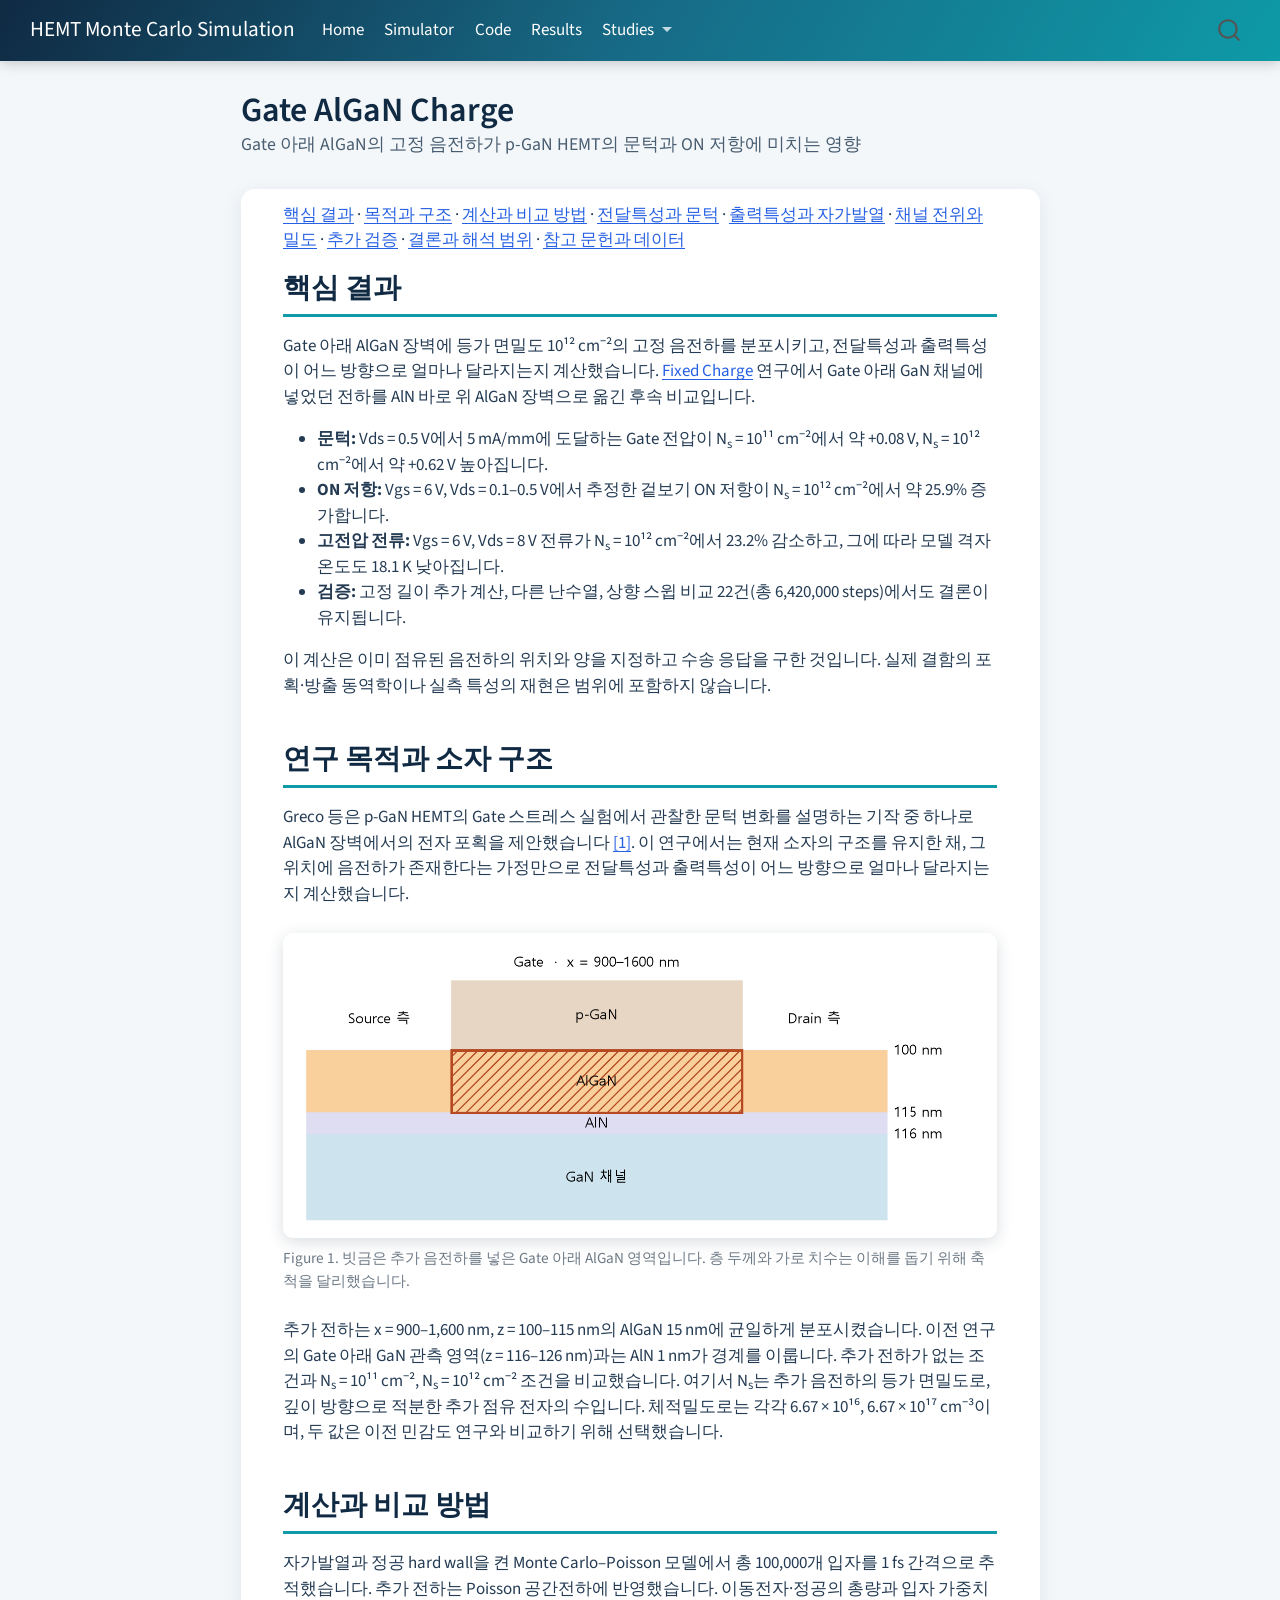
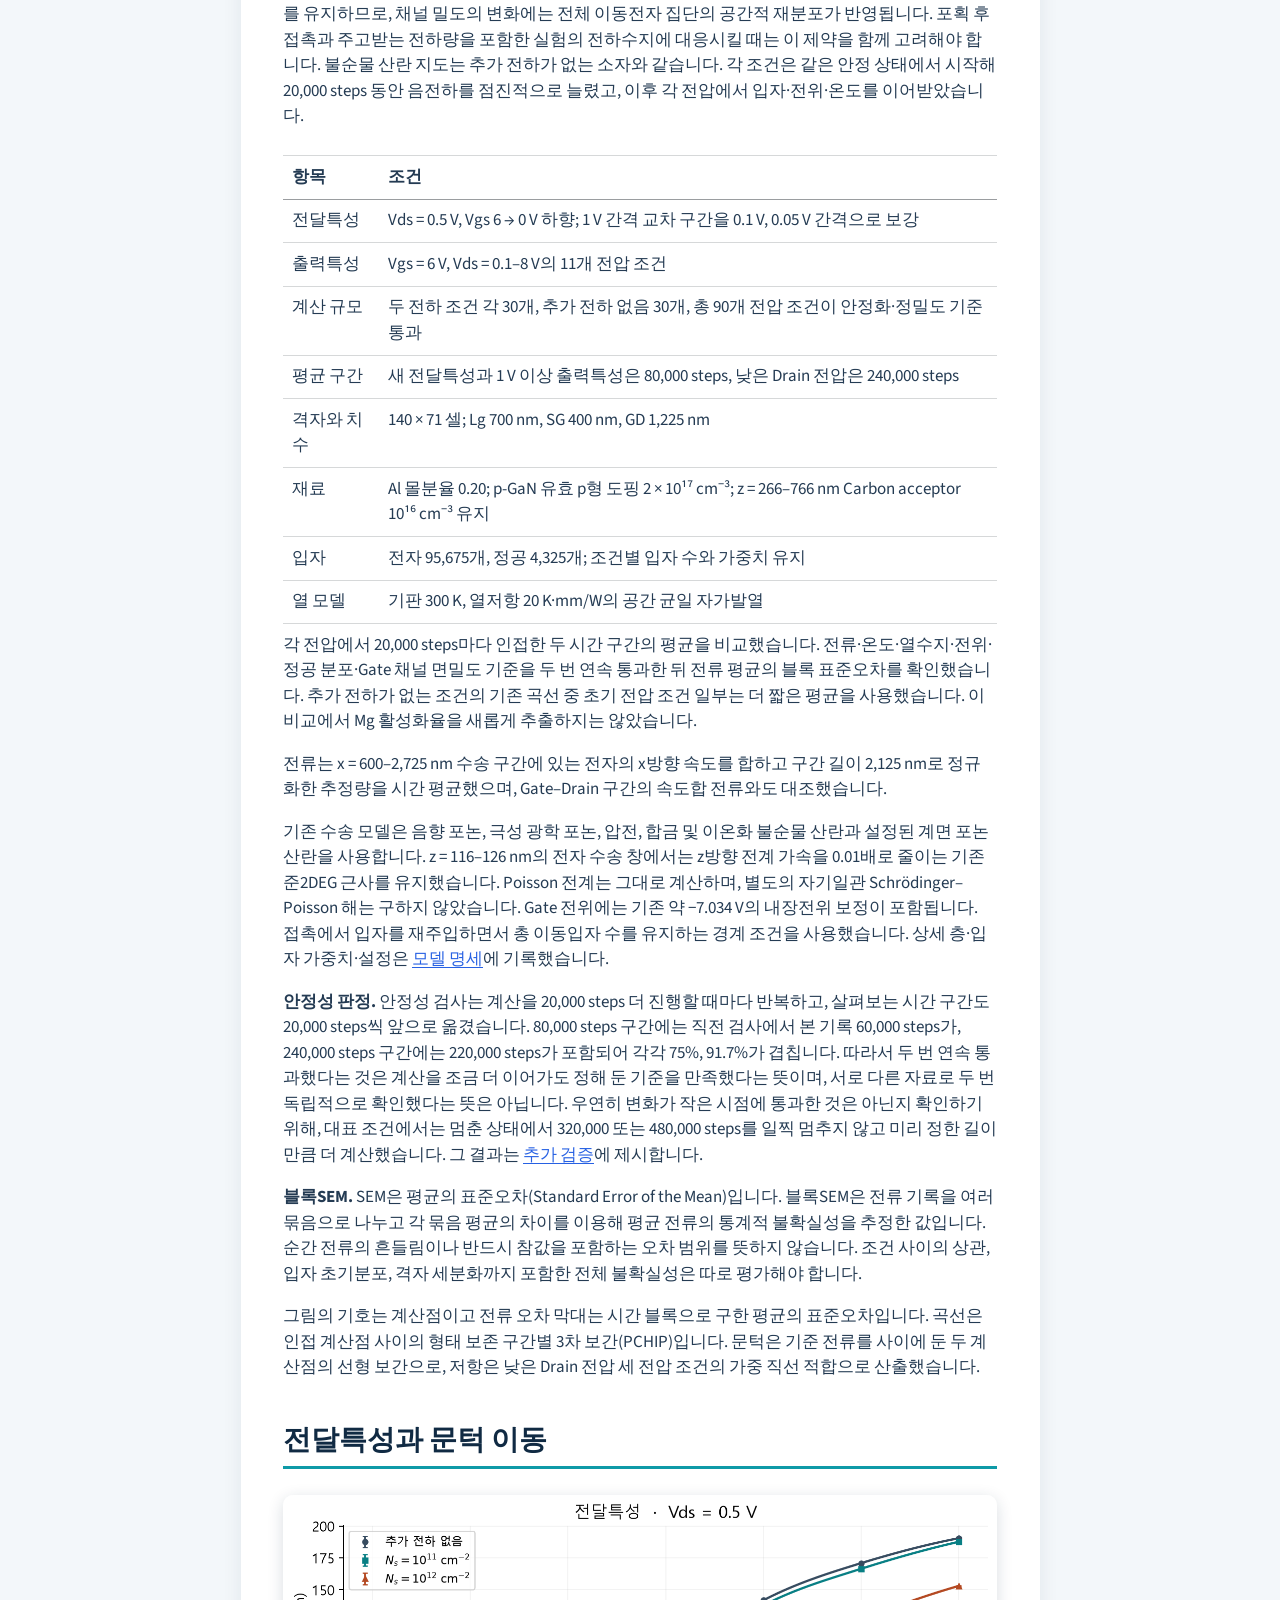
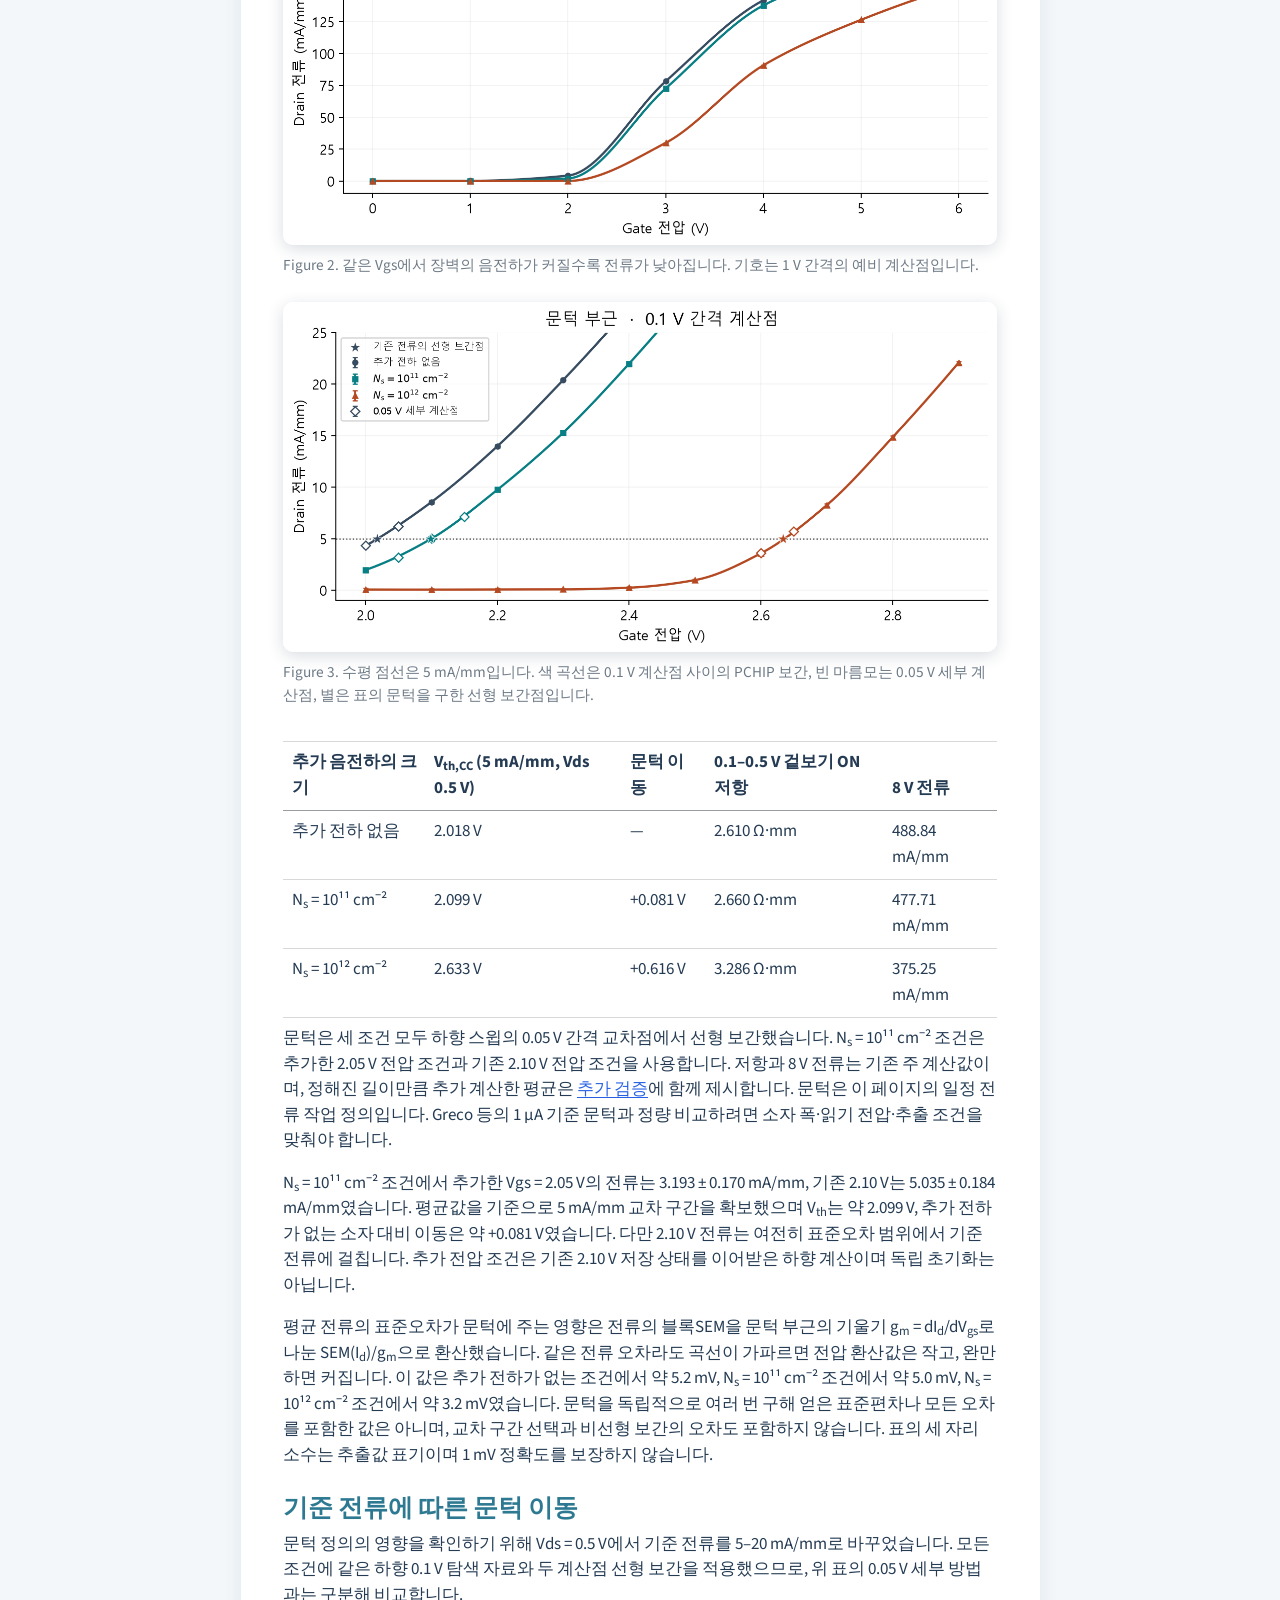
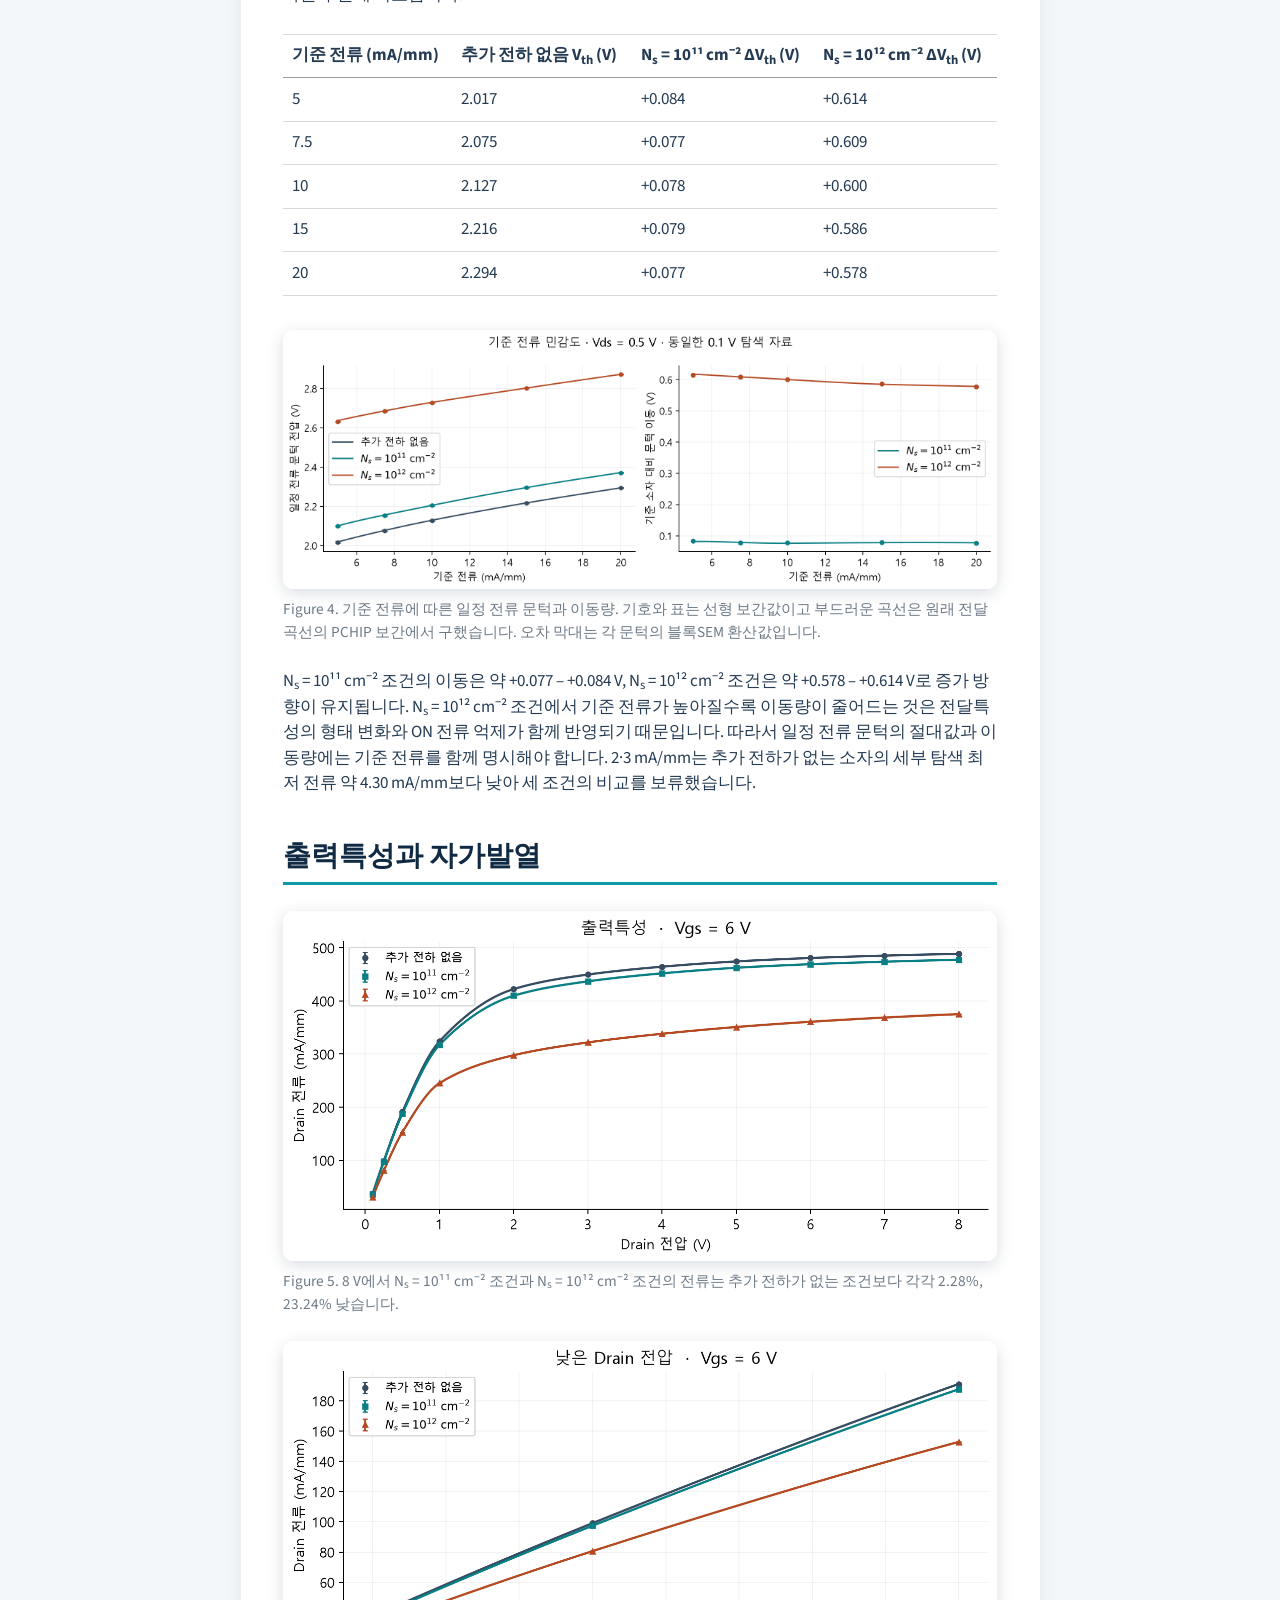
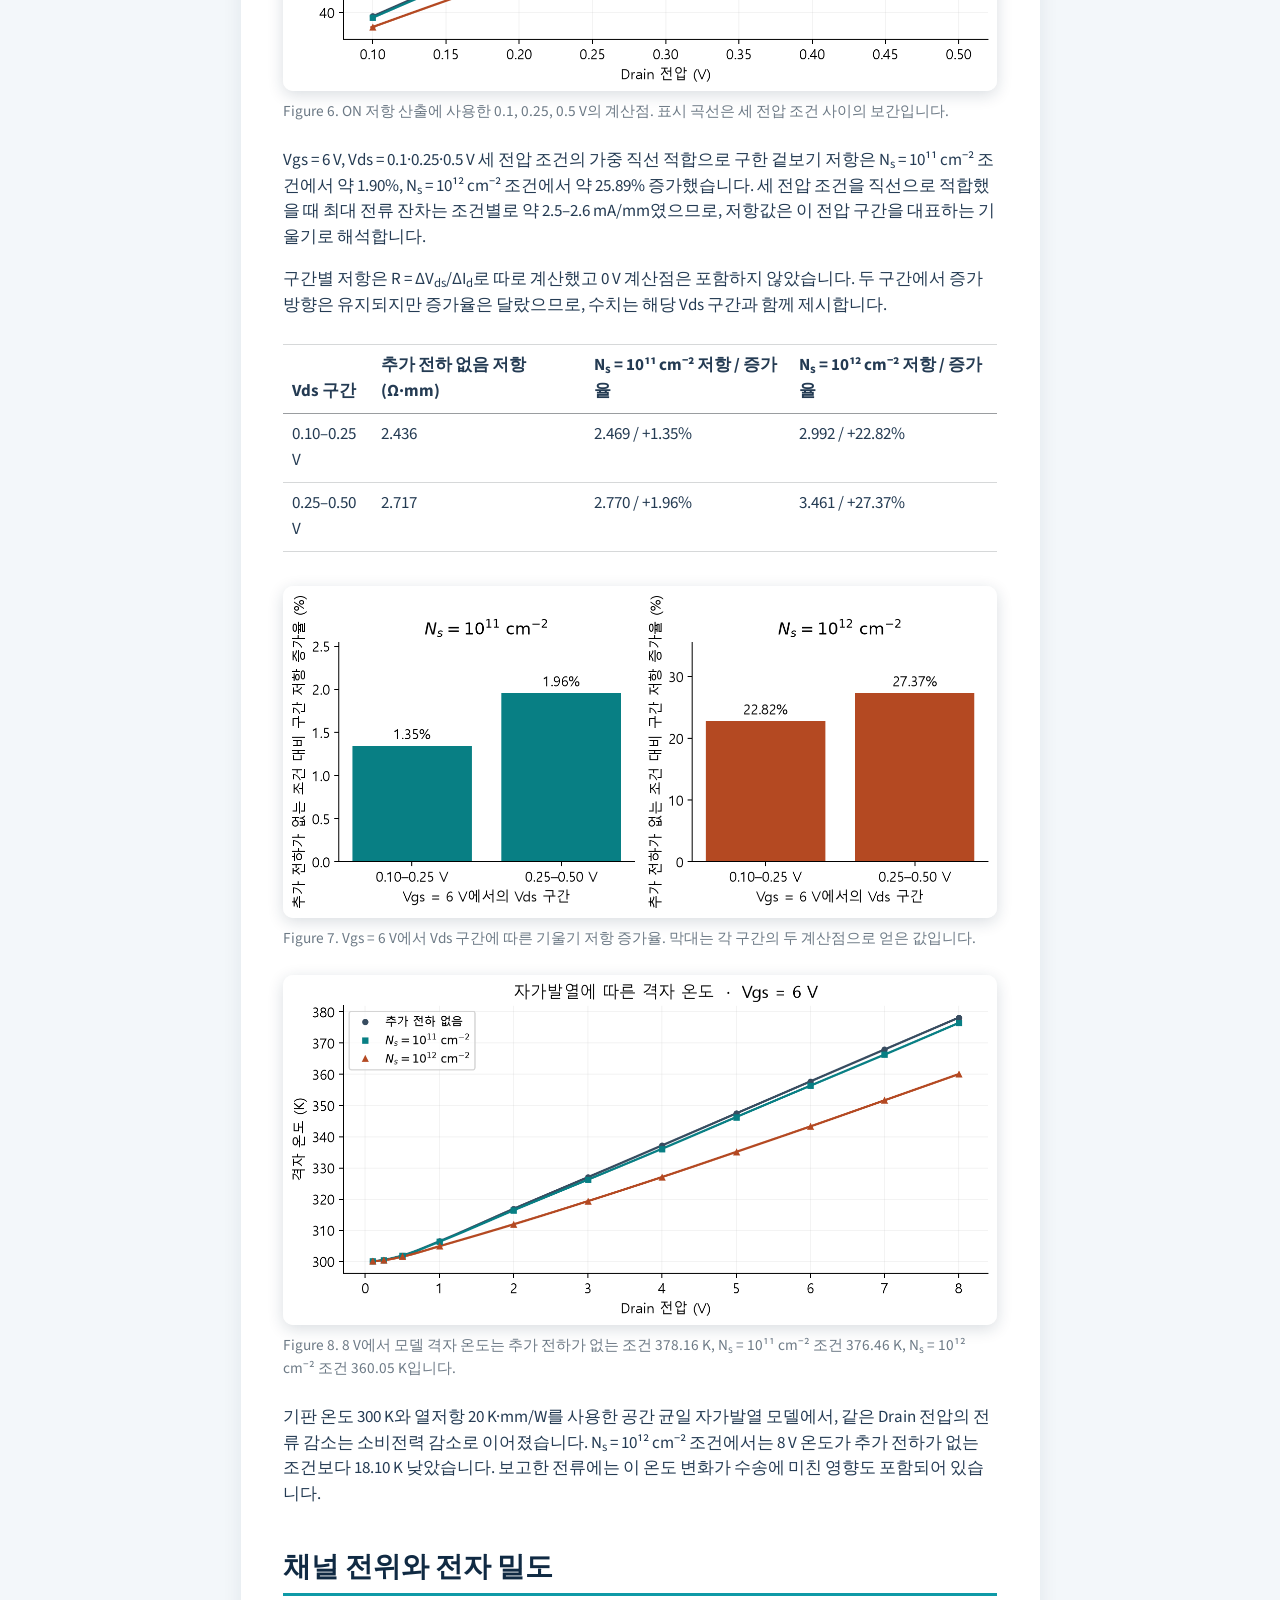
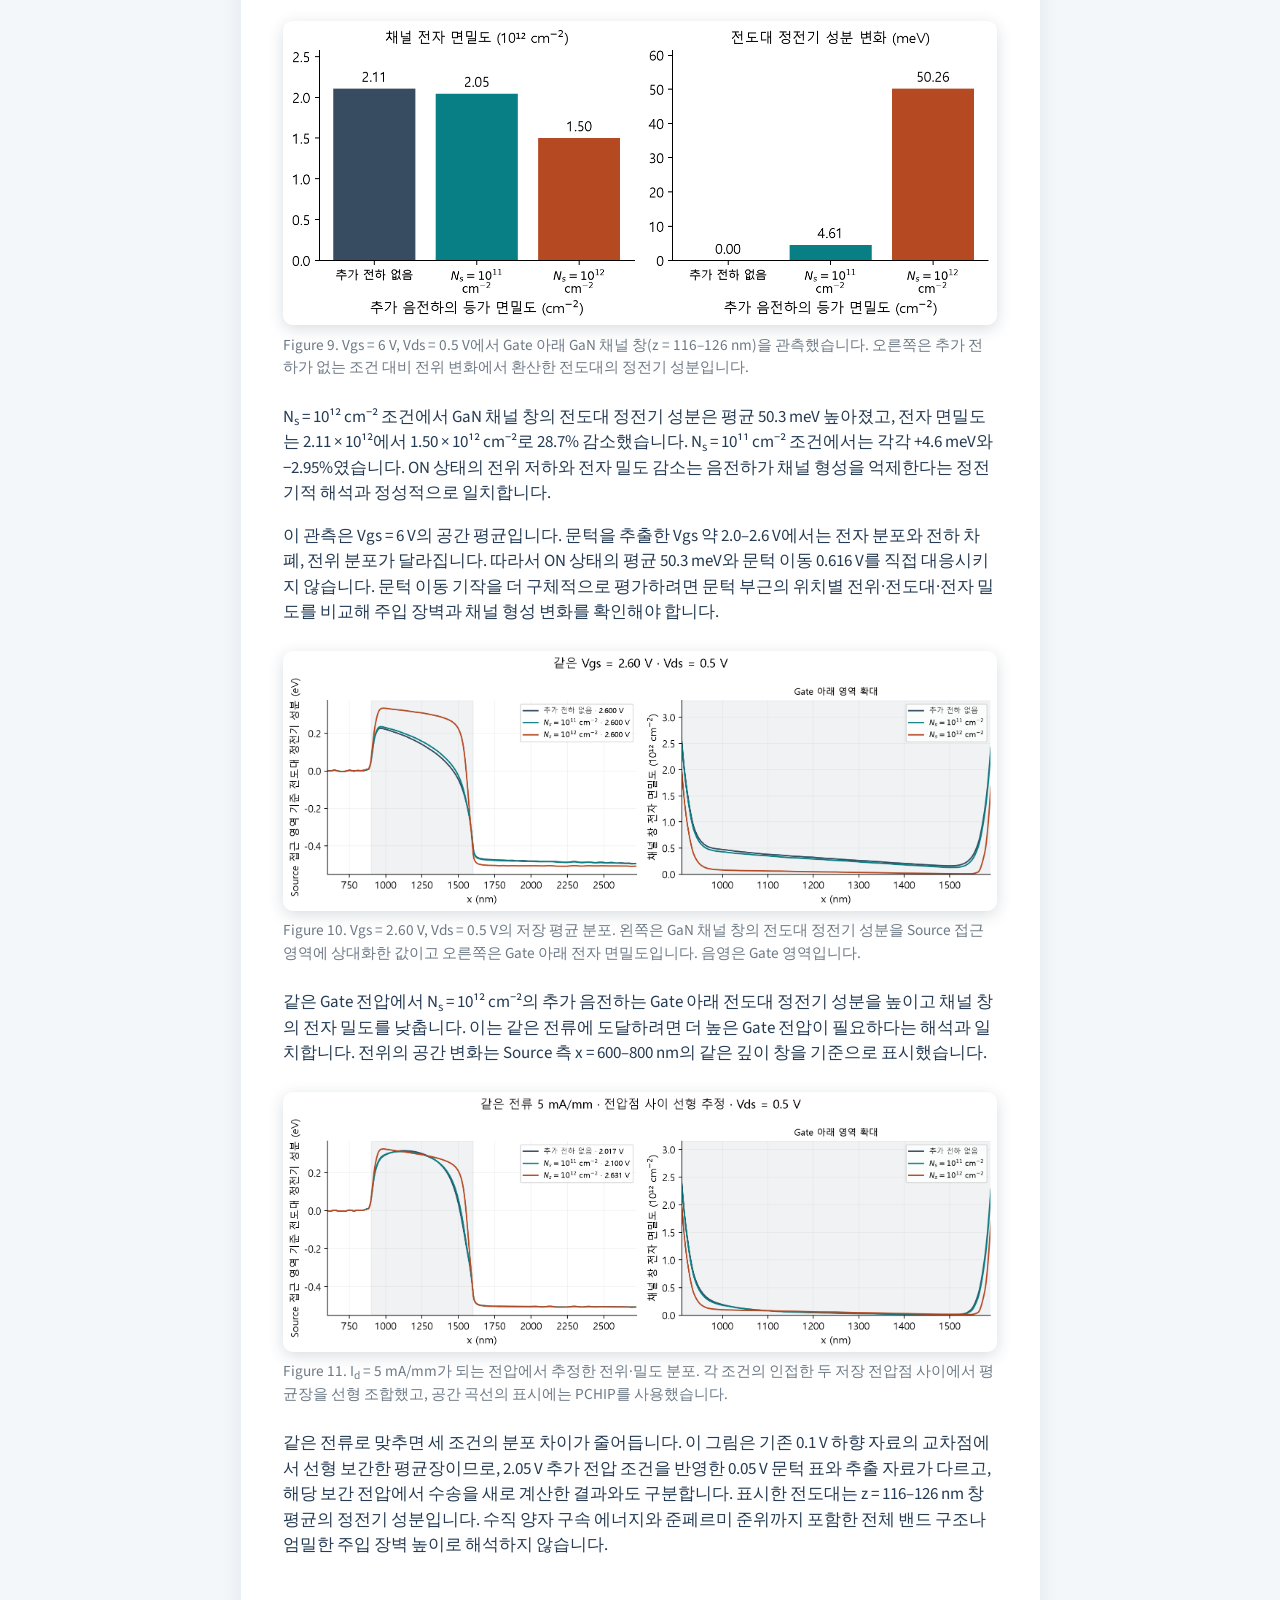
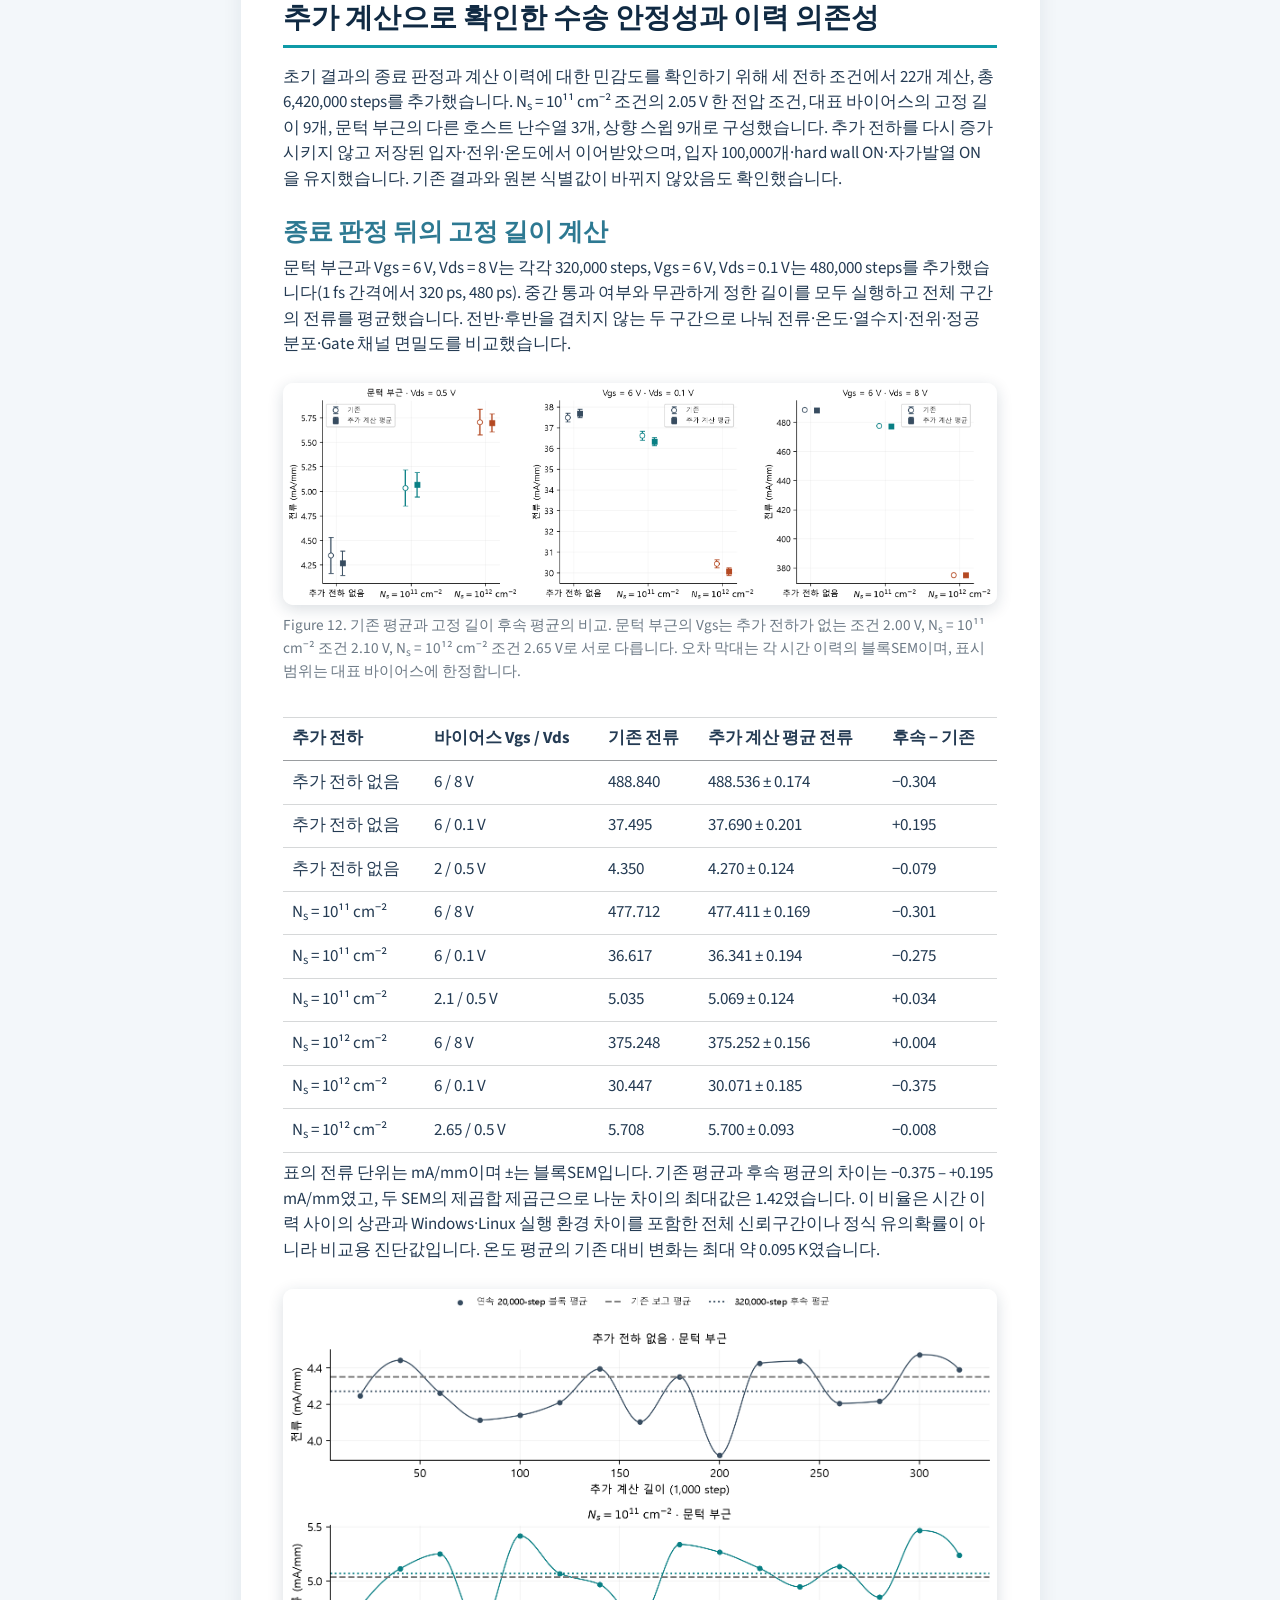
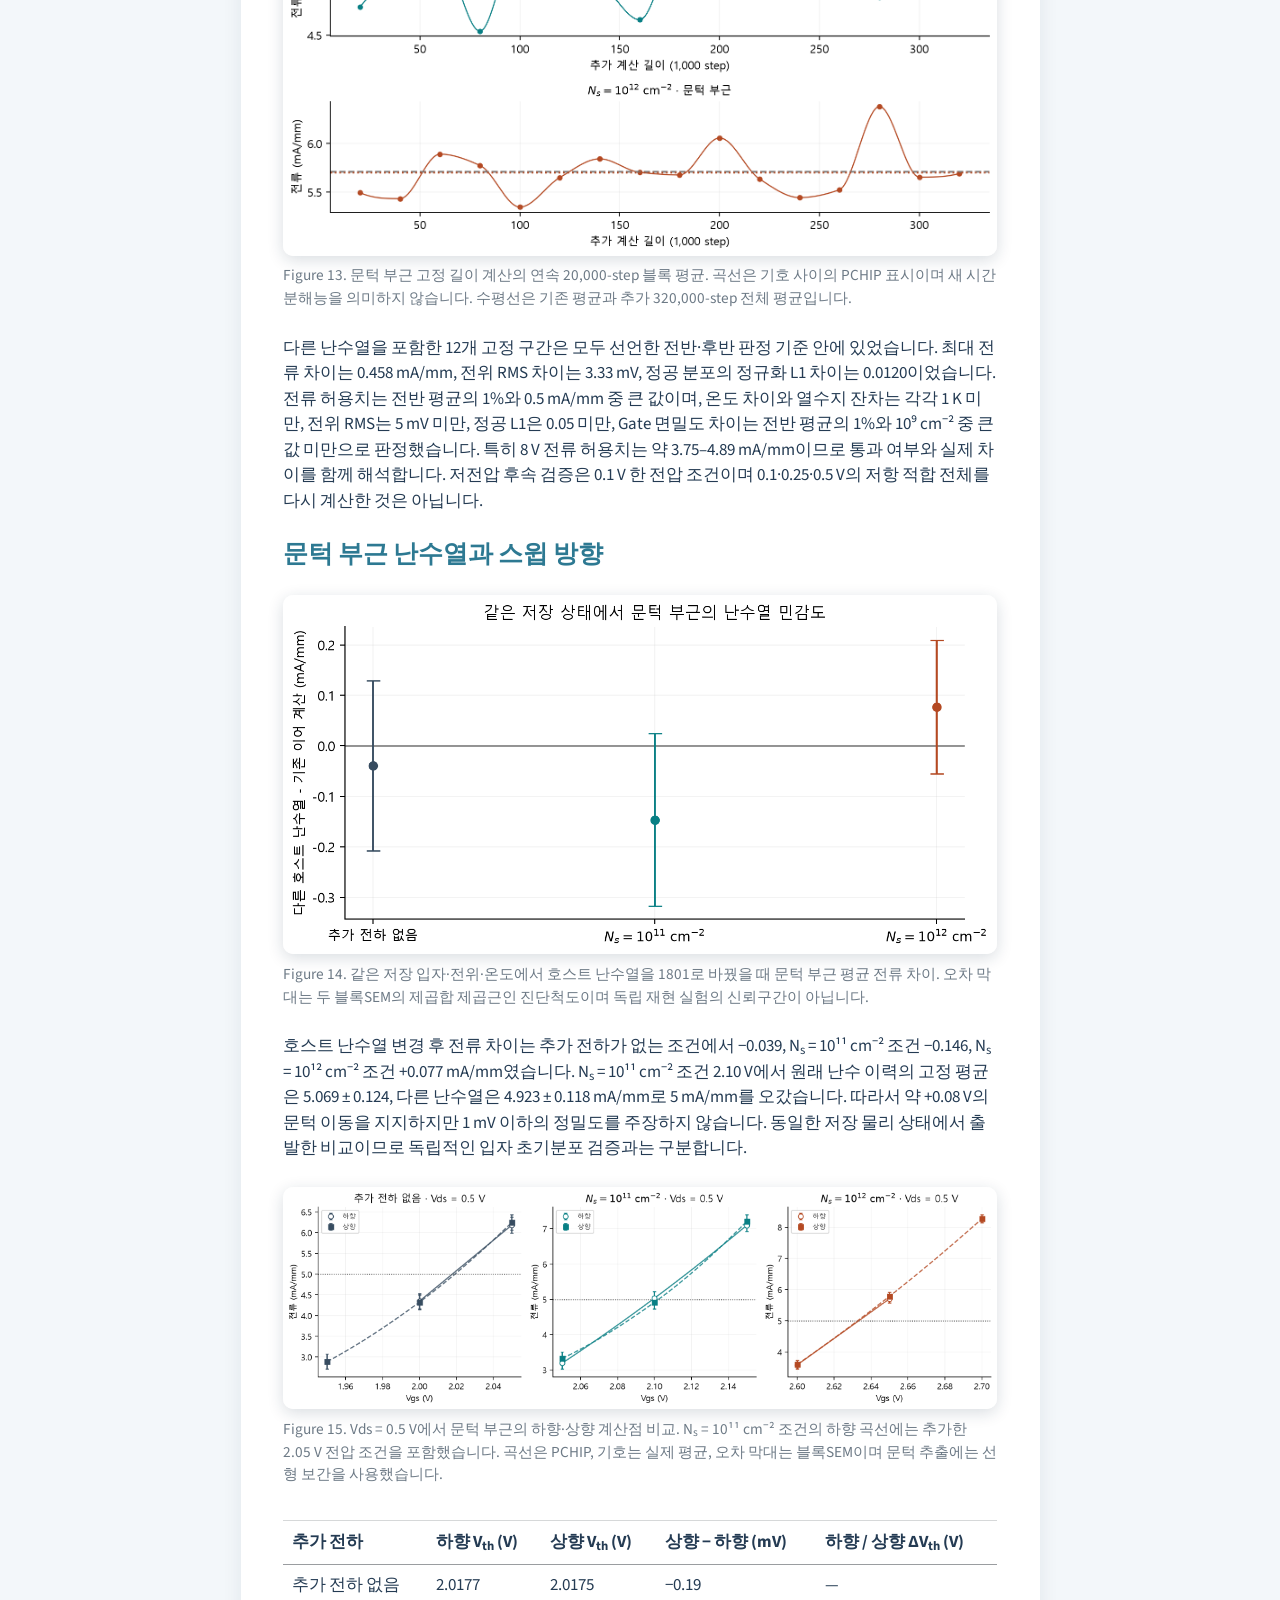
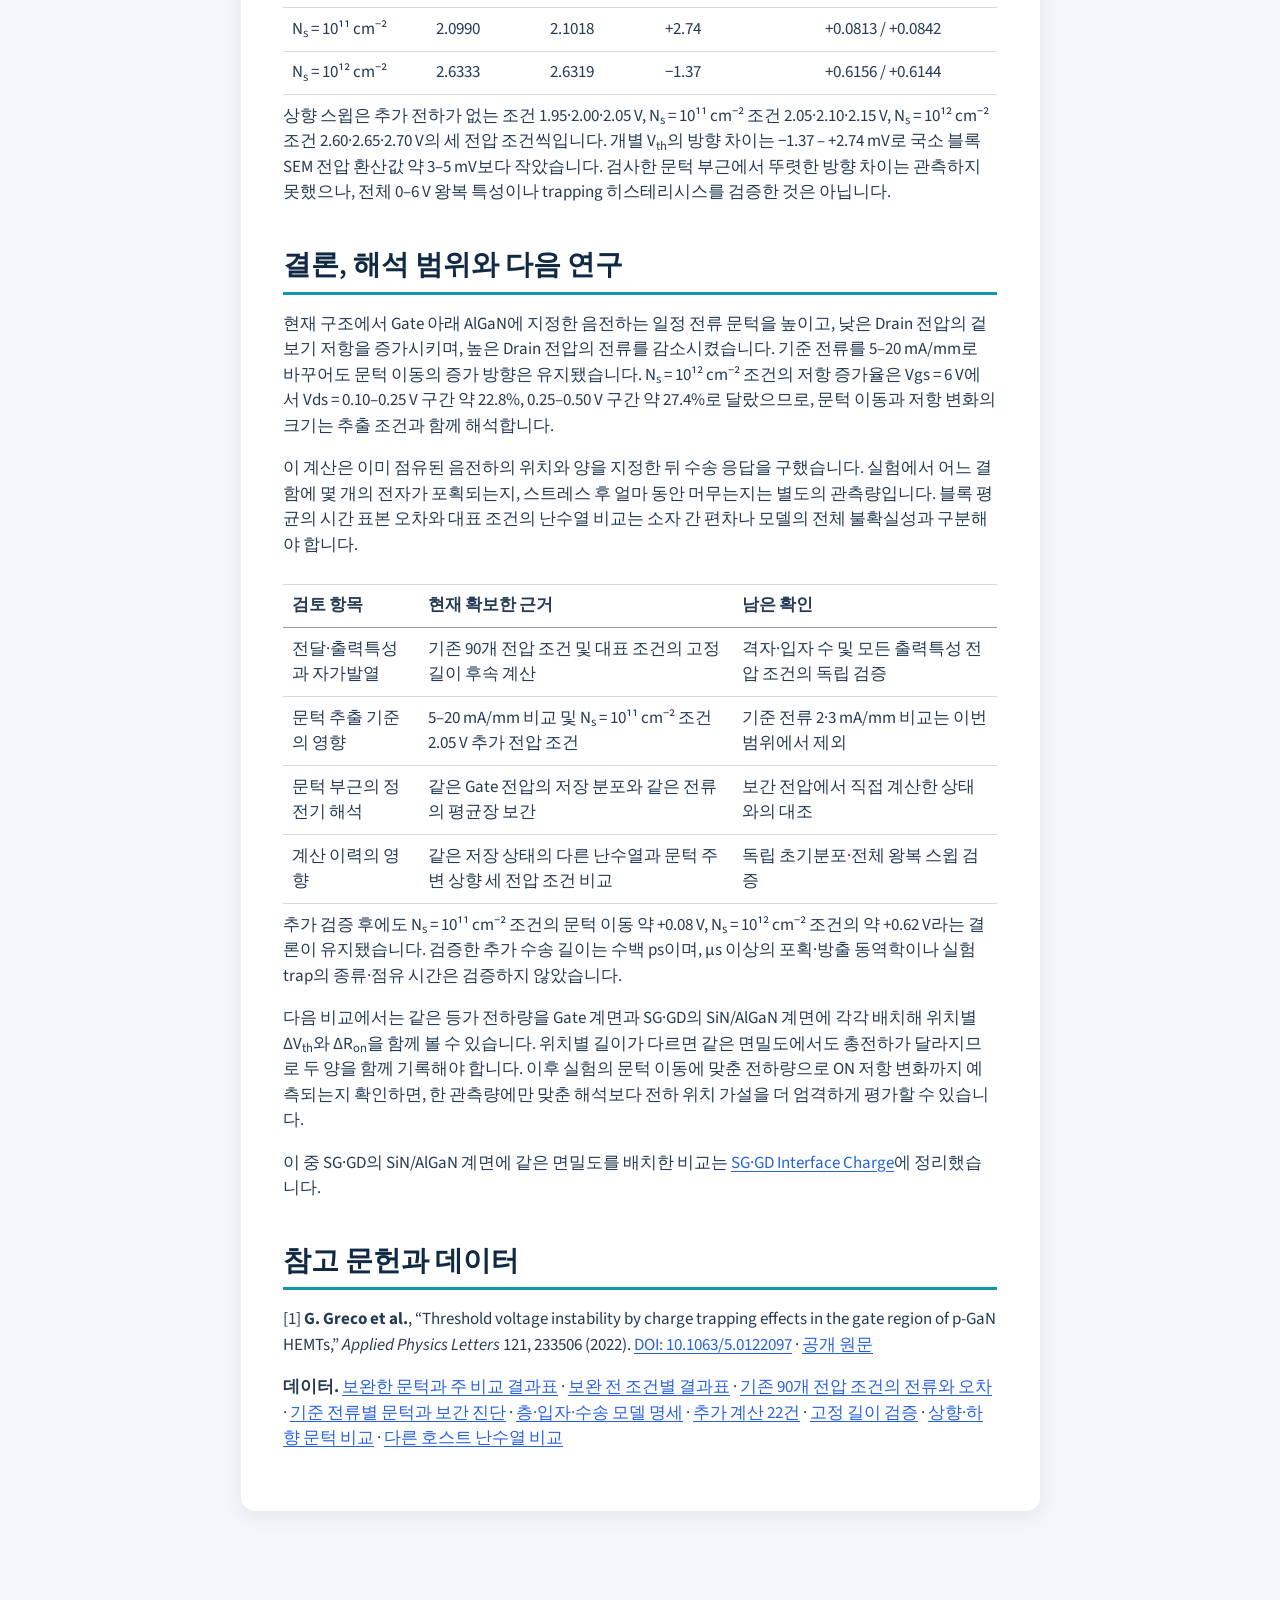
<file: docs/gate-algan-charge.html>
<!DOCTYPE html>
<html xmlns="http://www.w3.org/1999/xhtml" lang="ko" xml:lang="ko"><head>

<meta charset="utf-8">
<meta name="generator" content="quarto-1.10.18">

<meta name="viewport" content="width=device-width, initial-scale=1.0, user-scalable=yes">


<title>Gate AlGaN Charge – HEMT Monte Carlo Simulation</title>
<style>
/* Default styles provided by pandoc.
** See https://pandoc.org/MANUAL.html#variables-for-html for config info.
*/
span.smallcaps{font-variant: small-caps;}
div.columns{display: flex; gap: 1.5em;}
div.column{flex: auto;}
@media screen {
div.columns{gap: min(4vw, 1.5em);}
div.column{overflow-x: auto;}
}
div.hanging-indent{margin-left: 1.5em; text-indent: -1.5em;}
ul.task-list{list-style: none;}
ul.task-list li input[type="checkbox"] {
  width: 0.8em;
  margin: 0 0.8em 0.2em -1em; /* quarto-specific, see https://github.com/quarto-dev/quarto-cli/issues/4556 */ 
  vertical-align: middle;
}
</style>


<script src="site_libs/quarto-nav/quarto-nav.js"></script>
<script src="site_libs/quarto-nav/headroom.min.js"></script>
<script src="site_libs/clipboard/clipboard.min.js"></script>
<script src="site_libs/quarto-search/autocomplete.umd.js"></script>
<script src="site_libs/quarto-search/fuse.min.js"></script>
<script src="site_libs/quarto-search/quarto-search.js"></script>
<meta name="quarto:offset" content="./">
<link href="./images/favicon-v2.png" rel="icon" type="image/png">
<script src="site_libs/quarto-html/quarto.js" type="module"></script>
<script src="site_libs/quarto-html/tabsets/tabsets.js" type="module"></script>
<script src="site_libs/quarto-html/popper.min.js"></script>
<script src="site_libs/quarto-html/tippy.umd.min.js"></script>
<script src="site_libs/quarto-html/anchor.min.js"></script>
<link href="site_libs/quarto-html/tippy.css" rel="stylesheet">
<link href="site_libs/quarto-html/quarto-syntax-highlighting-64a204ab8560d761af7679ceaba22944.css" rel="stylesheet" id="quarto-text-highlighting-styles">
<script src="site_libs/bootstrap/bootstrap.min.js"></script>
<link href="site_libs/bootstrap/bootstrap-icons.css" rel="stylesheet">
<link href="site_libs/bootstrap/bootstrap-bb5ce4f09c3d713477d34b1921f208f7.min.css" rel="stylesheet" append-hash="true" id="quarto-bootstrap" data-mode="light">
<script id="quarto-search-options" type="application/json">{
  "location": "navbar",
  "copy-button": false,
  "collapse-after": 3,
  "panel-placement": "end",
  "type": "overlay",
  "limit": 50,
  "keyboard-shortcut": [
    "f",
    "/",
    "s"
  ],
  "show-item-context": false,
  "language": {
    "search-no-results-text": "일치 없음",
    "search-matching-documents-text": "일치된 문서",
    "search-copy-link-title": "검색 링크 복사",
    "search-hide-matches-text": "추가 검색 결과 숨기기",
    "search-more-match-text": "추가 검색결과",
    "search-more-matches-text": "추가 검색결과",
    "search-clear-button-title": "제거",
    "search-text-placeholder": "",
    "search-detached-cancel-button-title": "취소",
    "search-submit-button-title": "검색",
    "search-label": "검색"
  }
}</script>


<link rel="stylesheet" href="styles.css">
</head>

<body class="nav-fixed fullcontent quarto-light">

<div id="quarto-search-results"></div>
  <header id="quarto-header" class="headroom fixed-top quarto-banner">
    <nav class="navbar navbar-expand-lg " data-bs-theme="dark">
      <div class="navbar-container container-fluid">
      <div class="navbar-brand-container mx-auto">
    <a class="navbar-brand" href="./index.html">
    <span class="navbar-title">HEMT Monte Carlo Simulation</span>
    </a>
  </div>
            <div id="quarto-search" class="" title="검색"></div>
          <button class="navbar-toggler" type="button" data-bs-toggle="collapse" data-bs-target="#navbarCollapse" aria-controls="navbarCollapse" role="menu" aria-expanded="false" aria-label="탐색 전환" onclick="if (window.quartoToggleHeadroom) { window.quartoToggleHeadroom(); }">
  <span class="navbar-toggler-icon"></span>
</button>
          <div class="collapse navbar-collapse" id="navbarCollapse">
            <ul class="navbar-nav navbar-nav-scroll me-auto">
  <li class="nav-item">
    <a class="nav-link" href="./index.html"> 
<span class="menu-text">Home</span></a>
  </li>  
  <li class="nav-item">
    <a class="nav-link" href="./simulator.html"> 
<span class="menu-text">Simulator</span></a>
  </li>  
  <li class="nav-item">
    <a class="nav-link" href="./code.html"> 
<span class="menu-text">Code</span></a>
  </li>  
  <li class="nav-item">
    <a class="nav-link" href="./results.html"> 
<span class="menu-text">Results</span></a>
  </li>  
  <li class="nav-item dropdown ">
    <a class="nav-link dropdown-toggle" href="#" id="nav-menu-studies" role="link" data-bs-toggle="dropdown" aria-expanded="false">
 <span class="menu-text">Studies</span>
    </a>
    <ul class="dropdown-menu" aria-labelledby="nav-menu-studies">    
        <li>
    <a class="dropdown-item" href="./fixed-charge.html">
 <span class="dropdown-text">Fixed Charge — 고정 음전하 민감도</span></a>
  </li>  
        <li>
    <a class="dropdown-item" href="./gate-algan-charge.html">
 <span class="dropdown-text">Gate AlGaN Charge — 문턱·ON 저항</span></a>
  </li>  
        <li>
    <a class="dropdown-item" href="./sg-gd-charge.html">
 <span class="dropdown-text">SG·GD Interface Charge — 접근 영역 계면전하</span></a>
  </li>  
        <li>
    <a class="dropdown-item" href="./sg-gd-dose.html">
 <span class="dropdown-text">SG·GD Charge Dose — 전하량 민감도</span></a>
  </li>  
    </ul>
  </li>
</ul>
          </div> <!-- /navcollapse -->
            <div class="quarto-navbar-tools">
</div>
      </div> <!-- /container-fluid -->
    </nav>
</header>
<!-- content -->
<header id="title-block-header" class="quarto-title-block default page-columns page-full">
  <div class="quarto-title-banner page-columns page-full">
    <div class="quarto-title column-body">
      <h1 class="title">Gate AlGaN Charge</h1>
            <p class="subtitle lead">Gate 아래 AlGaN의 고정 음전하가 p-GaN HEMT의 문턱과 ON 저항에 미치는 영향</p>
                      </div>
  </div>
    
  
  <div class="quarto-title-meta">

      
    
      
    </div>
    
  
  </header><div id="quarto-content" class="quarto-container page-columns page-rows-contents page-layout-article page-navbar">
<!-- sidebar -->
<!-- margin-sidebar -->
    
<!-- main -->
<main class="content quarto-banner-title-block" id="quarto-document-content">





<nav aria-label="Gate AlGaN Charge 목차"><p><a href="#key-results">핵심 결과</a> · <a href="#structure">목적과 구조</a> · <a href="#method">계산과 비교 방법</a> · <a href="#transfer">전달특성과 문턱</a> · <a href="#output">출력특성과 자가발열</a> · <a href="#channel">채널 전위와 밀도</a> · <a href="#validation">추가 검증</a> · <a href="#conclusion">결론과 해석 범위</a> · <a href="#references">참고 문헌과 데이터</a></p></nav>

<section id="key-results" style="scroll-margin-top:90px"><h2 class="anchored">핵심 결과</h2><p>Gate 아래 AlGaN 장벽에 등가 면밀도 10¹² cm⁻²의 고정 음전하를 분포시키고, 전달특성과 출력특성이 어느 방향으로 얼마나 달라지는지 계산했습니다. <a href="fixed-charge.html">Fixed Charge</a> 연구에서 Gate 아래 GaN 채널에 넣었던 전하를 AlN 바로 위 AlGaN 장벽으로 옮긴 후속 비교입니다.</p><ul><li><strong>문턱:</strong> Vds = 0.5 V에서 5 mA/mm에 도달하는 Gate 전압이 N<sub>s</sub> = 10¹¹ cm⁻²에서 약 +0.08 V, N<sub>s</sub> = 10¹² cm⁻²에서 약 +0.62 V 높아집니다.</li><li><strong>ON 저항:</strong> Vgs = 6 V, Vds = 0.1–0.5 V에서 추정한 겉보기 ON 저항이 N<sub>s</sub> = 10¹² cm⁻²에서 약 25.9% 증가합니다.</li><li><strong>고전압 전류:</strong> Vgs = 6 V, Vds = 8 V 전류가 N<sub>s</sub> = 10¹² cm⁻²에서 23.2% 감소하고, 그에 따라 모델 격자 온도도 18.1 K 낮아집니다.</li><li><strong>검증:</strong> 고정 길이 추가 계산, 다른 난수열, 상향 스윕 비교 22건(총 6,420,000 steps)에서도 결론이 유지됩니다.</li></ul><p>이 계산은 이미 점유된 음전하의 위치와 양을 지정하고 수송 응답을 구한 것입니다. 실제 결함의 포획·방출 동역학이나 실측 특성의 재현은 범위에 포함하지 않습니다.</p></section>

<section id="structure" style="scroll-margin-top:90px"><h2 class="anchored">연구 목적과 소자 구조</h2><p>Greco 등은 p-GaN HEMT의 Gate 스트레스 실험에서 관찰한 문턱 변화를 설명하는 기작 중 하나로 AlGaN 장벽에서의 전자 포획을 제안했습니다 <a href="#ref1">[1]</a>. 이 연구에서는 현재 소자의 구조를 유지한 채, 그 위치에 음전하가 존재한다는 가정만으로 전달특성과 출력특성이 어느 방향으로 얼마나 달라지는지 계산했습니다.</p><figure class="figure" style="display:block;margin:1.5rem 0"><a href="images/gate-algan/structure.png"><img class="img-fluid figure-img" style="width:100%;height:auto" width="1416" height="606" src="images/gate-algan/structure.png" alt="Gate 아래 AlGaN 15 nm 영역에 추가 음전하를 넣은 소자 단면"></a><figcaption class="figure-caption">Figure 1. 빗금은 추가 음전하를 넣은 Gate 아래 AlGaN 영역입니다. 층 두께와 가로 치수는 이해를 돕기 위해 축척을 달리했습니다.</figcaption></figure><p>추가 전하는 x = 900–1,600 nm, z = 100–115 nm의 AlGaN 15 nm에 균일하게 분포시켰습니다. 이전 연구의 Gate 아래 GaN 관측 영역(z = 116–126 nm)과는 AlN 1 nm가 경계를 이룹니다. 추가 전하가 없는 조건과 N<sub>s</sub> = 10¹¹ cm⁻², N<sub>s</sub> = 10¹² cm⁻² 조건을 비교했습니다. 여기서 N<sub>s</sub>는 추가 음전하의 등가 면밀도로, 깊이 방향으로 적분한 추가 점유 전자의 수입니다. 체적밀도로는 각각 6.67 × 10¹⁶, 6.67 × 10¹⁷ cm⁻³이며, 두 값은 이전 민감도 연구와 비교하기 위해 선택했습니다.</p></section>

<section id="method" style="scroll-margin-top:90px"><h2 class="anchored">계산과 비교 방법</h2><p>자가발열과 정공 hard wall을 켠 Monte Carlo–Poisson 모델에서 총 100,000개 입자를 1 fs 간격으로 추적했습니다. 추가 전하는 Poisson 공간전하에 반영했습니다. 이동전자·정공의 총량과 입자 가중치를 유지하므로, 채널 밀도의 변화에는 전체 이동전자 집단의 공간적 재분포가 반영됩니다. 포획 후 접촉과 주고받는 전하량을 포함한 실험의 전하수지에 대응시킬 때는 이 제약을 함께 고려해야 합니다. 불순물 산란 지도는 추가 전하가 없는 소자와 같습니다. 각 조건은 같은 안정 상태에서 시작해 20,000 steps 동안 음전하를 점진적으로 늘렸고, 이후 각 전압에서 입자·전위·온도를 이어받았습니다.</p><div style="overflow-x:auto">
<table class="table caption-top">
<thead>
<tr class="header">
<th data-quarto-table-cell-role="th">항목</th>
<th data-quarto-table-cell-role="th">조건</th>
</tr>
</thead>
<tbody>
<tr class="odd">
<td>전달특성</td>
<td>Vds = 0.5 V, Vgs 6 → 0 V 하향; 1 V 간격 교차 구간을 0.1 V, 0.05 V 간격으로 보강</td>
</tr>
<tr class="even">
<td>출력특성</td>
<td>Vgs = 6 V, Vds = 0.1–8 V의 11개 전압 조건</td>
</tr>
<tr class="odd">
<td>계산 규모</td>
<td>두 전하 조건 각 30개, 추가 전하 없음 30개, 총 90개 전압 조건이 안정화·정밀도 기준 통과</td>
</tr>
<tr class="even">
<td>평균 구간</td>
<td>새 전달특성과 1 V 이상 출력특성은 80,000 steps, 낮은 Drain 전압은 240,000 steps</td>
</tr>
<tr class="odd">
<td>격자와 치수</td>
<td>140 × 71 셀; Lg 700 nm, SG 400 nm, GD 1,225 nm</td>
</tr>
<tr class="even">
<td>재료</td>
<td>Al 몰분율 0.20; p-GaN 유효 p형 도핑 2 × 10¹⁷ cm⁻³; z = 266–766 nm Carbon acceptor 10¹⁶ cm⁻³ 유지</td>
</tr>
<tr class="odd">
<td>입자</td>
<td>전자 95,675개, 정공 4,325개; 조건별 입자 수와 가중치 유지</td>
</tr>
<tr class="even">
<td>열 모델</td>
<td>기판 300 K, 열저항 20 K·mm/W의 공간 균일 자가발열</td>
</tr>
</tbody>
</table>
</div><p>각 전압에서 20,000 steps마다 인접한 두 시간 구간의 평균을 비교했습니다. 전류·온도·열수지·전위·정공 분포·Gate 채널 면밀도 기준을 두 번 연속 통과한 뒤 전류 평균의 블록 표준오차를 확인했습니다. 추가 전하가 없는 조건의 기존 곡선 중 초기 전압 조건 일부는 더 짧은 평균을 사용했습니다. 이 비교에서 Mg 활성화율을 새롭게 추출하지는 않았습니다.</p><p>전류는 x = 600–2,725 nm 수송 구간에 있는 전자의 x방향 속도를 합하고 구간 길이 2,125 nm로 정규화한 추정량을 시간 평균했으며, Gate–Drain 구간의 속도합 전류와도 대조했습니다.</p><p>기존 수송 모델은 음향 포논, 극성 광학 포논, 압전, 합금 및 이온화 불순물 산란과 설정된 계면 포논 산란을 사용합니다. z = 116–126 nm의 전자 수송 창에서는 z방향 전계 가속을 0.01배로 줄이는 기존 준2DEG 근사를 유지했습니다. Poisson 전계는 그대로 계산하며, 별도의 자기일관 Schrödinger–Poisson 해는 구하지 않았습니다. Gate 전위에는 기존 약 −7.034 V의 내장전위 보정이 포함됩니다. 접촉에서 입자를 재주입하면서 총 이동입자 수를 유지하는 경계 조건을 사용했습니다. 상세 층·입자 가중치·설정은 <a href="data/gate-algan/model-specification.json">모델 명세</a>에 기록했습니다.</p><p><strong>안정성 판정.</strong> 안정성 검사는 계산을 20,000 steps 더 진행할 때마다 반복하고, 살펴보는 시간 구간도 20,000 steps씩 앞으로 옮겼습니다. 80,000 steps 구간에는 직전 검사에서 본 기록 60,000 steps가, 240,000 steps 구간에는 220,000 steps가 포함되어 각각 75%, 91.7%가 겹칩니다. 따라서 두 번 연속 통과했다는 것은 계산을 조금 더 이어가도 정해 둔 기준을 만족했다는 뜻이며, 서로 다른 자료로 두 번 독립적으로 확인했다는 뜻은 아닙니다. 우연히 변화가 작은 시점에 통과한 것은 아닌지 확인하기 위해, 대표 조건에서는 멈춘 상태에서 320,000 또는 480,000 steps를 일찍 멈추지 않고 미리 정한 길이만큼 더 계산했습니다. 그 결과는 <a href="#validation">추가 검증</a>에 제시합니다.</p><p><strong>블록SEM.</strong> SEM은 평균의 표준오차(Standard Error of the Mean)입니다. 블록SEM은 전류 기록을 여러 묶음으로 나누고 각 묶음 평균의 차이를 이용해 평균 전류의 통계적 불확실성을 추정한 값입니다. 순간 전류의 흔들림이나 반드시 참값을 포함하는 오차 범위를 뜻하지 않습니다. 조건 사이의 상관, 입자 초기분포, 격자 세분화까지 포함한 전체 불확실성은 따로 평가해야 합니다.</p><p>그림의 기호는 계산점이고 전류 오차 막대는 시간 블록으로 구한 평균의 표준오차입니다. 곡선은 인접 계산점 사이의 형태 보존 구간별 3차 보간(PCHIP)입니다. 문턱은 기준 전류를 사이에 둔 두 계산점의 선형 보간으로, 저항은 낮은 Drain 전압 세 전압 조건의 가중 직선 적합으로 산출했습니다.</p></section>

<section id="transfer" style="scroll-margin-top:90px"><h2 class="anchored">전달특성과 문턱 이동</h2><figure class="figure" style="display:block;margin:1.5rem 0"><a href="images/gate-algan/transfer.png"><img class="img-fluid figure-img" style="width:100%;height:auto" loading="lazy" width="1419" height="696" src="images/gate-algan/transfer.png" alt="Vds 0.5 V 전달특성, 세 전하 조건 비교"></a><figcaption class="figure-caption">Figure 2. 같은 Vgs에서 장벽의 음전하가 커질수록 전류가 낮아집니다. 기호는 1 V 간격의 예비 계산점입니다.</figcaption></figure><figure class="figure" style="display:block;margin:1.5rem 0"><a href="images/gate-algan/threshold.png"><img class="img-fluid figure-img" style="width:100%;height:auto" loading="lazy" width="1418" height="696" src="images/gate-algan/threshold.png" alt="문턱 부근 0.1 V 간격 계산점과 5 mA/mm 기준선"></a><figcaption class="figure-caption">Figure 3. 수평 점선은 5 mA/mm입니다. 색 곡선은 0.1 V 계산점 사이의 PCHIP 보간, 빈 마름모는 0.05 V 세부 계산점, 별은 표의 문턱을 구한 선형 보간점입니다.</figcaption></figure><div style="overflow-x:auto">
<table class="table caption-top">
<thead>
<tr class="header">
<th data-quarto-table-cell-role="th">추가 음전하의 크기</th>
<th data-quarto-table-cell-role="th">V<sub>th,CC</sub> (5 mA/mm, Vds 0.5 V)</th>
<th data-quarto-table-cell-role="th">문턱 이동</th>
<th data-quarto-table-cell-role="th">0.1–0.5 V 겉보기 ON 저항</th>
<th data-quarto-table-cell-role="th">8 V 전류</th>
</tr>
</thead>
<tbody>
<tr class="odd">
<td>추가 전하 없음</td>
<td>2.018 V</td>
<td>—</td>
<td>2.610 Ω·mm</td>
<td>488.84 mA/mm</td>
</tr>
<tr class="even">
<td>N<sub>s</sub> = 10¹¹ cm⁻²</td>
<td>2.099 V</td>
<td>+0.081 V</td>
<td>2.660 Ω·mm</td>
<td>477.71 mA/mm</td>
</tr>
<tr class="odd">
<td>N<sub>s</sub> = 10¹² cm⁻²</td>
<td>2.633 V</td>
<td>+0.616 V</td>
<td>3.286 Ω·mm</td>
<td>375.25 mA/mm</td>
</tr>
</tbody>
</table>
</div><p>문턱은 세 조건 모두 하향 스윕의 0.05 V 간격 교차점에서 선형 보간했습니다. N<sub>s</sub> = 10¹¹ cm⁻² 조건은 추가한 2.05 V 전압 조건과 기존 2.10 V 전압 조건을 사용합니다. 저항과 8 V 전류는 기존 주 계산값이며, 정해진 길이만큼 추가 계산한 평균은 <a href="#validation">추가 검증</a>에 함께 제시합니다. 문턱은 이 페이지의 일정 전류 작업 정의입니다. Greco 등의 1 μA 기준 문턱과 정량 비교하려면 소자 폭·읽기 전압·추출 조건을 맞춰야 합니다.</p><p>N<sub>s</sub> = 10¹¹ cm⁻² 조건에서 추가한 Vgs = 2.05 V의 전류는 3.193 ± 0.170 mA/mm, 기존 2.10 V는 5.035 ± 0.184 mA/mm였습니다. 평균값을 기준으로 5 mA/mm 교차 구간을 확보했으며 V<sub>th</sub>는 약 2.099 V, 추가 전하가 없는 소자 대비 이동은 약 +0.081 V였습니다. 다만 2.10 V 전류는 여전히 표준오차 범위에서 기준 전류에 걸칩니다. 추가 전압 조건은 기존 2.10 V 저장 상태를 이어받은 하향 계산이며 독립 초기화는 아닙니다.</p><p>평균 전류의 표준오차가 문턱에 주는 영향은 전류의 블록SEM을 문턱 부근의 기울기 g<sub>m</sub> = dI<sub>d</sub>/dV<sub>gs</sub>로 나눈 SEM(I<sub>d</sub>)/g<sub>m</sub>으로 환산했습니다. 같은 전류 오차라도 곡선이 가파르면 전압 환산값은 작고, 완만하면 커집니다. 이 값은 추가 전하가 없는 조건에서 약 5.2 mV, N<sub>s</sub> = 10¹¹ cm⁻² 조건에서 약 5.0 mV, N<sub>s</sub> = 10¹² cm⁻² 조건에서 약 3.2 mV였습니다. 문턱을 독립적으로 여러 번 구해 얻은 표준편차나 모든 오차를 포함한 값은 아니며, 교차 구간 선택과 비선형 보간의 오차도 포함하지 않습니다. 표의 세 자리 소수는 추출값 표기이며 1 mV 정확도를 보장하지 않습니다.</p><h3 class="anchored">기준 전류에 따른 문턱 이동</h3><p>문턱 정의의 영향을 확인하기 위해 Vds = 0.5 V에서 기준 전류를 5–20 mA/mm로 바꾸었습니다. 모든 조건에 같은 하향 0.1 V 탐색 자료와 두 계산점 선형 보간을 적용했으므로, 위 표의 0.05 V 세부 방법과는 구분해 비교합니다.</p><div style="overflow-x:auto">
<table class="table caption-top">
<thead>
<tr class="header">
<th data-quarto-table-cell-role="th">기준 전류 (mA/mm)</th>
<th data-quarto-table-cell-role="th">추가 전하 없음 V<sub>th</sub> (V)</th>
<th data-quarto-table-cell-role="th">N<sub>s</sub> = 10¹¹ cm⁻² ΔV<sub>th</sub> (V)</th>
<th data-quarto-table-cell-role="th">N<sub>s</sub> = 10¹² cm⁻² ΔV<sub>th</sub> (V)</th>
</tr>
</thead>
<tbody>
<tr class="odd">
<td>5</td>
<td>2.017</td>
<td>+0.084</td>
<td>+0.614</td>
</tr>
<tr class="even">
<td>7.5</td>
<td>2.075</td>
<td>+0.077</td>
<td>+0.609</td>
</tr>
<tr class="odd">
<td>10</td>
<td>2.127</td>
<td>+0.078</td>
<td>+0.600</td>
</tr>
<tr class="even">
<td>15</td>
<td>2.216</td>
<td>+0.079</td>
<td>+0.586</td>
</tr>
<tr class="odd">
<td>20</td>
<td>2.294</td>
<td>+0.077</td>
<td>+0.578</td>
</tr>
</tbody>
</table>
</div><figure class="figure" style="display:block;margin:1.5rem 0"><a href="images/gate-algan/reference-current-sensitivity.png"><img class="img-fluid figure-img" style="width:100%;height:auto" loading="lazy" width="1959" height="712" src="images/gate-algan/reference-current-sensitivity.png" alt="기준 전류 5–20 mA/mm에 따른 일정 전류 문턱과 이동량"></a><figcaption class="figure-caption">Figure 4. 기준 전류에 따른 일정 전류 문턱과 이동량. 기호와 표는 선형 보간값이고 부드러운 곡선은 원래 전달곡선의 PCHIP 보간에서 구했습니다. 오차 막대는 각 문턱의 블록SEM 환산값입니다.</figcaption></figure><p>N<sub>s</sub> = 10¹¹ cm⁻² 조건의 이동은 약 +0.077 – +0.084 V, N<sub>s</sub> = 10¹² cm⁻² 조건은 약 +0.578 – +0.614 V로 증가 방향이 유지됩니다. N<sub>s</sub> = 10¹² cm⁻² 조건에서 기준 전류가 높아질수록 이동량이 줄어드는 것은 전달특성의 형태 변화와 ON 전류 억제가 함께 반영되기 때문입니다. 따라서 일정 전류 문턱의 절대값과 이동량에는 기준 전류를 함께 명시해야 합니다. 2·3 mA/mm는 추가 전하가 없는 소자의 세부 탐색 최저 전류 약 4.30 mA/mm보다 낮아 세 조건의 비교를 보류했습니다.</p></section>

<section id="output" style="scroll-margin-top:90px"><h2 class="anchored">출력특성과 자가발열</h2><figure class="figure" style="display:block;margin:1.5rem 0"><a href="images/gate-algan/output.png"><img class="img-fluid figure-img" style="width:100%;height:auto" loading="lazy" width="1419" height="696" src="images/gate-algan/output.png" alt="Vgs 6 V 출력특성, 세 전하 조건 비교"></a><figcaption class="figure-caption">Figure 5. 8 V에서 N<sub>s</sub> = 10¹¹ cm⁻² 조건과 N<sub>s</sub> = 10¹² cm⁻² 조건의 전류는 추가 전하가 없는 조건보다 각각 2.28%, 23.24% 낮습니다.</figcaption></figure><figure class="figure" style="display:block;margin:1.5rem 0"><a href="images/gate-algan/resistance.png"><img class="img-fluid figure-img" style="width:100%;height:auto" loading="lazy" width="1419" height="696" src="images/gate-algan/resistance.png" alt="ON 저항 산출에 사용한 0.1, 0.25, 0.5 V 계산점"></a><figcaption class="figure-caption">Figure 6. ON 저항 산출에 사용한 0.1, 0.25, 0.5 V의 계산점. 표시 곡선은 세 전압 조건 사이의 보간입니다.</figcaption></figure><p>Vgs = 6 V, Vds = 0.1·0.25·0.5 V 세 전압 조건의 가중 직선 적합으로 구한 겉보기 저항은 N<sub>s</sub> = 10¹¹ cm⁻² 조건에서 약 1.90%, N<sub>s</sub> = 10¹² cm⁻² 조건에서 약 25.89% 증가했습니다. 세 전압 조건을 직선으로 적합했을 때 최대 전류 잔차는 조건별로 약 2.5–2.6 mA/mm였으므로, 저항값은 이 전압 구간을 대표하는 기울기로 해석합니다.</p><p>구간별 저항은 R = ΔV<sub>ds</sub>/ΔI<sub>d</sub>로 따로 계산했고 0 V 계산점은 포함하지 않았습니다. 두 구간에서 증가 방향은 유지되지만 증가율은 달랐으므로, 수치는 해당 Vds 구간과 함께 제시합니다.</p><div style="overflow-x:auto">
<table class="table caption-top">
<thead>
<tr class="header">
<th data-quarto-table-cell-role="th">Vds 구간</th>
<th data-quarto-table-cell-role="th">추가 전하 없음 저항 (Ω·mm)</th>
<th data-quarto-table-cell-role="th">N<sub>s</sub> = 10¹¹ cm⁻² 저항 / 증가율</th>
<th data-quarto-table-cell-role="th">N<sub>s</sub> = 10¹² cm⁻² 저항 / 증가율</th>
</tr>
</thead>
<tbody>
<tr class="odd">
<td>0.10–0.25 V</td>
<td>2.436</td>
<td>2.469 / +1.35%</td>
<td>2.992 / +22.82%</td>
</tr>
<tr class="even">
<td>0.25–0.50 V</td>
<td>2.717</td>
<td>2.770 / +1.96%</td>
<td>3.461 / +27.37%</td>
</tr>
</tbody>
</table>
</div><figure class="figure" style="display:block;margin:1.5rem 0"><a href="images/gate-algan/resistance-ranges.png"><img class="img-fluid figure-img" style="width:100%;height:auto" loading="lazy" width="1419" height="661" src="images/gate-algan/resistance-ranges.png" alt="Vds 구간별 기울기 저항 증가율"></a><figcaption class="figure-caption">Figure 7. Vgs = 6 V에서 Vds 구간에 따른 기울기 저항 증가율. 막대는 각 구간의 두 계산점으로 얻은 값입니다.</figcaption></figure><figure class="figure" style="display:block;margin:1.5rem 0"><a href="images/gate-algan/heat.png"><img class="img-fluid figure-img" style="width:100%;height:auto" loading="lazy" width="1419" height="696" src="images/gate-algan/heat.png" alt="Vds 8 V에서 세 조건의 모델 격자 온도"></a><figcaption class="figure-caption">Figure 8. 8 V에서 모델 격자 온도는 추가 전하가 없는 조건 378.16 K, N<sub>s</sub> = 10¹¹ cm⁻² 조건 376.46 K, N<sub>s</sub> = 10¹² cm⁻² 조건 360.05 K입니다.</figcaption></figure><p>기판 온도 300 K와 열저항 20 K·mm/W를 사용한 공간 균일 자가발열 모델에서, 같은 Drain 전압의 전류 감소는 소비전력 감소로 이어졌습니다. N<sub>s</sub> = 10¹² cm⁻² 조건에서는 8 V 온도가 추가 전하가 없는 조건보다 18.10 K 낮았습니다. 보고한 전류에는 이 온도 변화가 수송에 미친 영향도 포함되어 있습니다.</p></section>

<section id="channel" style="scroll-margin-top:90px"><h2 class="anchored">채널 전위와 전자 밀도</h2><figure class="figure" style="display:block;margin:1.5rem 0"><a href="images/gate-algan/channel.png"><img class="img-fluid figure-img" style="width:100%;height:auto" loading="lazy" width="1418" height="603" src="images/gate-algan/channel.png" alt="Vgs 6 V, Vds 0.5 V에서 Gate 아래 GaN 채널 창의 밀도와 전도대 변화"></a><figcaption class="figure-caption">Figure 9. Vgs = 6 V, Vds = 0.5 V에서 Gate 아래 GaN 채널 창(z = 116–126 nm)을 관측했습니다. 오른쪽은 추가 전하가 없는 조건 대비 전위 변화에서 환산한 전도대의 정전기 성분입니다.</figcaption></figure><p>N<sub>s</sub> = 10¹² cm⁻² 조건에서 GaN 채널 창의 전도대 정전기 성분은 평균 50.3 meV 높아졌고, 전자 면밀도는 2.11 × 10¹²에서 1.50 × 10¹² cm⁻²로 28.7% 감소했습니다. N<sub>s</sub> = 10¹¹ cm⁻² 조건에서는 각각 +4.6 meV와 −2.95%였습니다. ON 상태의 전위 저하와 전자 밀도 감소는 음전하가 채널 형성을 억제한다는 정전기적 해석과 정성적으로 일치합니다.</p><p>이 관측은 Vgs = 6 V의 공간 평균입니다. 문턱을 추출한 Vgs 약 2.0–2.6 V에서는 전자 분포와 전하 차폐, 전위 분포가 달라집니다. 따라서 ON 상태의 평균 50.3 meV와 문턱 이동 0.616 V를 직접 대응시키지 않습니다. 문턱 이동 기작을 더 구체적으로 평가하려면 문턱 부근의 위치별 전위·전도대·전자 밀도를 비교해 주입 장벽과 채널 형성 변화를 확인해야 합니다.</p><figure class="figure" style="display:block;margin:1.5rem 0"><a href="images/gate-algan/same-Vgs-2p60.png"><img class="img-fluid figure-img" style="width:100%;height:auto" loading="lazy" width="1959" height="711" src="images/gate-algan/same-Vgs-2p60.png" alt="Vgs 2.60 V, Vds 0.5 V에서 전도대 정전기 성분과 Gate 아래 전자 면밀도"></a><figcaption class="figure-caption">Figure 10. Vgs = 2.60 V, Vds = 0.5 V의 저장 평균 분포. 왼쪽은 GaN 채널 창의 전도대 정전기 성분을 Source 접근 영역에 상대화한 값이고 오른쪽은 Gate 아래 전자 면밀도입니다. 음영은 Gate 영역입니다.</figcaption></figure><p>같은 Gate 전압에서 N<sub>s</sub> = 10¹² cm⁻²의 추가 음전하는 Gate 아래 전도대 정전기 성분을 높이고 채널 창의 전자 밀도를 낮춥니다. 이는 같은 전류에 도달하려면 더 높은 Gate 전압이 필요하다는 해석과 일치합니다. 전위의 공간 변화는 Source 측 x = 600–800 nm의 같은 깊이 창을 기준으로 표시했습니다.</p><figure class="figure" style="display:block;margin:1.5rem 0"><a href="images/gate-algan/equal-current-5.png"><img class="img-fluid figure-img" style="width:100%;height:auto" loading="lazy" width="1959" height="711" src="images/gate-algan/equal-current-5.png" alt="Id 5 mA/mm가 되는 전압에서 추정한 전위·밀도 분포"></a><figcaption class="figure-caption">Figure 11. I<sub>d</sub> = 5 mA/mm가 되는 전압에서 추정한 전위·밀도 분포. 각 조건의 인접한 두 저장 전압점 사이에서 평균장을 선형 조합했고, 공간 곡선의 표시에는 PCHIP를 사용했습니다.</figcaption></figure><p>같은 전류로 맞추면 세 조건의 분포 차이가 줄어듭니다. 이 그림은 기존 0.1 V 하향 자료의 교차점에서 선형 보간한 평균장이므로, 2.05 V 추가 전압 조건을 반영한 0.05 V 문턱 표와 추출 자료가 다르고, 해당 보간 전압에서 수송을 새로 계산한 결과와도 구분합니다. 표시한 전도대는 z = 116–126 nm 창 평균의 정전기 성분입니다. 수직 양자 구속 에너지와 준페르미 준위까지 포함한 전체 밴드 구조나 엄밀한 주입 장벽 높이로 해석하지 않습니다.</p></section>

<section id="validation" style="scroll-margin-top:90px"><h2 class="anchored">추가 계산으로 확인한 수송 안정성과 이력 의존성</h2><p>초기 결과의 종료 판정과 계산 이력에 대한 민감도를 확인하기 위해 세 전하 조건에서 22개 계산, 총 6,420,000 steps를 추가했습니다. N<sub>s</sub> = 10¹¹ cm⁻² 조건의 2.05 V 한 전압 조건, 대표 바이어스의 고정 길이 9개, 문턱 부근의 다른 호스트 난수열 3개, 상향 스윕 9개로 구성했습니다. 추가 전하를 다시 증가시키지 않고 저장된 입자·전위·온도에서 이어받았으며, 입자 100,000개·hard wall ON·자가발열 ON을 유지했습니다. 기존 결과와 원본 식별값이 바뀌지 않았음도 확인했습니다.</p><h3 class="anchored">종료 판정 뒤의 고정 길이 계산</h3><p>문턱 부근과 Vgs = 6 V, Vds = 8 V는 각각 320,000 steps, Vgs = 6 V, Vds = 0.1 V는 480,000 steps를 추가했습니다(1 fs 간격에서 320 ps, 480 ps). 중간 통과 여부와 무관하게 정한 길이를 모두 실행하고 전체 구간의 전류를 평균했습니다. 전반·후반을 겹치지 않는 두 구간으로 나눠 전류·온도·열수지·전위·정공 분포·Gate 채널 면밀도를 비교했습니다.</p><figure class="figure" style="display:block;margin:1.5rem 0"><a href="images/gate-algan/validation-fixed.png"><img class="img-fluid figure-img" style="width:100%;height:auto" loading="lazy" width="2137" height="665" src="images/gate-algan/validation-fixed.png" alt="기존 평균과 고정 길이 후속 평균의 비교"></a><figcaption class="figure-caption">Figure 12. 기존 평균과 고정 길이 후속 평균의 비교. 문턱 부근의 Vgs는 추가 전하가 없는 조건 2.00 V, N<sub>s</sub> = 10¹¹ cm⁻² 조건 2.10 V, N<sub>s</sub> = 10¹² cm⁻² 조건 2.65 V로 서로 다릅니다. 오차 막대는 각 시간 이력의 블록SEM이며, 표시 범위는 대표 바이어스에 한정합니다.</figcaption></figure><div style="overflow-x:auto">
<table class="table caption-top">
<thead>
<tr class="header">
<th data-quarto-table-cell-role="th">추가 전하</th>
<th data-quarto-table-cell-role="th">바이어스 Vgs / Vds</th>
<th data-quarto-table-cell-role="th">기존 전류</th>
<th data-quarto-table-cell-role="th">추가 계산 평균 전류</th>
<th data-quarto-table-cell-role="th">후속 − 기존</th>
</tr>
</thead>
<tbody>
<tr class="odd">
<td>추가 전하 없음</td>
<td>6 / 8 V</td>
<td>488.840</td>
<td>488.536 ± 0.174</td>
<td>−0.304</td>
</tr>
<tr class="even">
<td>추가 전하 없음</td>
<td>6 / 0.1 V</td>
<td>37.495</td>
<td>37.690 ± 0.201</td>
<td>+0.195</td>
</tr>
<tr class="odd">
<td>추가 전하 없음</td>
<td>2 / 0.5 V</td>
<td>4.350</td>
<td>4.270 ± 0.124</td>
<td>−0.079</td>
</tr>
<tr class="even">
<td>N<sub>s</sub> = 10¹¹ cm⁻²</td>
<td>6 / 8 V</td>
<td>477.712</td>
<td>477.411 ± 0.169</td>
<td>−0.301</td>
</tr>
<tr class="odd">
<td>N<sub>s</sub> = 10¹¹ cm⁻²</td>
<td>6 / 0.1 V</td>
<td>36.617</td>
<td>36.341 ± 0.194</td>
<td>−0.275</td>
</tr>
<tr class="even">
<td>N<sub>s</sub> = 10¹¹ cm⁻²</td>
<td>2.1 / 0.5 V</td>
<td>5.035</td>
<td>5.069 ± 0.124</td>
<td>+0.034</td>
</tr>
<tr class="odd">
<td>N<sub>s</sub> = 10¹² cm⁻²</td>
<td>6 / 8 V</td>
<td>375.248</td>
<td>375.252 ± 0.156</td>
<td>+0.004</td>
</tr>
<tr class="even">
<td>N<sub>s</sub> = 10¹² cm⁻²</td>
<td>6 / 0.1 V</td>
<td>30.447</td>
<td>30.071 ± 0.185</td>
<td>−0.375</td>
</tr>
<tr class="odd">
<td>N<sub>s</sub> = 10¹² cm⁻²</td>
<td>2.65 / 0.5 V</td>
<td>5.708</td>
<td>5.700 ± 0.093</td>
<td>−0.008</td>
</tr>
</tbody>
</table>
</div><p>표의 전류 단위는 mA/mm이며 ±는 블록SEM입니다. 기존 평균과 후속 평균의 차이는 −0.375 – +0.195 mA/mm였고, 두 SEM의 제곱합 제곱근으로 나눈 차이의 최대값은 1.42였습니다. 이 비율은 시간 이력 사이의 상관과 Windows·Linux 실행 환경 차이를 포함한 전체 신뢰구간이나 정식 유의확률이 아니라 비교용 진단값입니다. 온도 평균의 기존 대비 변화는 최대 약 0.095 K였습니다.</p><figure class="figure" style="display:block;margin:1.5rem 0"><a href="images/gate-algan/validation-trace.png"><img class="img-fluid figure-img" style="width:100%;height:auto" loading="lazy" width="1585" height="1259" src="images/gate-algan/validation-trace.png" alt="문턱 부근 고정 길이 계산의 20,000-step 블록 평균 이력"></a><figcaption class="figure-caption">Figure 13. 문턱 부근 고정 길이 계산의 연속 20,000-step 블록 평균. 곡선은 기호 사이의 PCHIP 표시이며 새 시간 분해능을 의미하지 않습니다. 수평선은 기존 평균과 추가 320,000-step 전체 평균입니다.</figcaption></figure><p>다른 난수열을 포함한 12개 고정 구간은 모두 선언한 전반·후반 판정 기준 안에 있었습니다. 최대 전류 차이는 0.458 mA/mm, 전위 RMS 차이는 3.33 mV, 정공 분포의 정규화 L1 차이는 0.0120이었습니다. 전류 허용치는 전반 평균의 1%와 0.5 mA/mm 중 큰 값이며, 온도 차이와 열수지 잔차는 각각 1 K 미만, 전위 RMS는 5 mV 미만, 정공 L1은 0.05 미만, Gate 면밀도 차이는 전반 평균의 1%와 10⁹ cm⁻² 중 큰 값 미만으로 판정했습니다. 특히 8 V 전류 허용치는 약 3.75–4.89 mA/mm이므로 통과 여부와 실제 차이를 함께 해석합니다. 저전압 후속 검증은 0.1 V 한 전압 조건이며 0.1·0.25·0.5 V의 저항 적합 전체를 다시 계산한 것은 아닙니다.</p><h3 class="anchored">문턱 부근 난수열과 스윕 방향</h3><figure class="figure" style="display:block;margin:1.5rem 0"><a href="images/gate-algan/validation-rng.png"><img class="img-fluid figure-img" style="width:100%;height:auto" loading="lazy" width="1325" height="667" src="images/gate-algan/validation-rng.png" alt="호스트 난수열 변경 시 문턱 부근 평균 전류 차이"></a><figcaption class="figure-caption">Figure 14. 같은 저장 입자·전위·온도에서 호스트 난수열을 1801로 바꿨을 때 문턱 부근 평균 전류 차이. 오차 막대는 두 블록SEM의 제곱합 제곱근인 진단척도이며 독립 재현 실험의 신뢰구간이 아닙니다.</figcaption></figure><p>호스트 난수열 변경 후 전류 차이는 추가 전하가 없는 조건에서 −0.039, N<sub>s</sub> = 10¹¹ cm⁻² 조건 −0.146, N<sub>s</sub> = 10¹² cm⁻² 조건 +0.077 mA/mm였습니다. N<sub>s</sub> = 10¹¹ cm⁻² 조건 2.10 V에서 원래 난수 이력의 고정 평균은 5.069 ± 0.124, 다른 난수열은 4.923 ± 0.118 mA/mm로 5 mA/mm를 오갔습니다. 따라서 약 +0.08 V의 문턱 이동을 지지하지만 1 mV 이하의 정밀도를 주장하지 않습니다. 동일한 저장 물리 상태에서 출발한 비교이므로 독립적인 입자 초기분포 검증과는 구분합니다.</p><figure class="figure" style="display:block;margin:1.5rem 0"><a href="images/gate-algan/validation-sweep.png"><img class="img-fluid figure-img" style="width:100%;height:auto" loading="lazy" width="2138" height="665" src="images/gate-algan/validation-sweep.png" alt="Vds 0.5 V 문턱 부근 하향·상향 계산점 비교"></a><figcaption class="figure-caption">Figure 15. Vds = 0.5 V에서 문턱 부근의 하향·상향 계산점 비교. N<sub>s</sub> = 10¹¹ cm⁻² 조건의 하향 곡선에는 추가한 2.05 V 전압 조건을 포함했습니다. 곡선은 PCHIP, 기호는 실제 평균, 오차 막대는 블록SEM이며 문턱 추출에는 선형 보간을 사용했습니다.</figcaption></figure><div style="overflow-x:auto">
<table class="table caption-top">
<thead>
<tr class="header">
<th data-quarto-table-cell-role="th">추가 전하</th>
<th data-quarto-table-cell-role="th">하향 V<sub>th</sub> (V)</th>
<th data-quarto-table-cell-role="th">상향 V<sub>th</sub> (V)</th>
<th data-quarto-table-cell-role="th">상향 − 하향 (mV)</th>
<th data-quarto-table-cell-role="th">하향 / 상향 ΔV<sub>th</sub> (V)</th>
</tr>
</thead>
<tbody>
<tr class="odd">
<td>추가 전하 없음</td>
<td>2.0177</td>
<td>2.0175</td>
<td>−0.19</td>
<td>—</td>
</tr>
<tr class="even">
<td>N<sub>s</sub> = 10¹¹ cm⁻²</td>
<td>2.0990</td>
<td>2.1018</td>
<td>+2.74</td>
<td>+0.0813 / +0.0842</td>
</tr>
<tr class="odd">
<td>N<sub>s</sub> = 10¹² cm⁻²</td>
<td>2.6333</td>
<td>2.6319</td>
<td>−1.37</td>
<td>+0.6156 / +0.6144</td>
</tr>
</tbody>
</table>
</div><p>상향 스윕은 추가 전하가 없는 조건 1.95·2.00·2.05 V, N<sub>s</sub> = 10¹¹ cm⁻² 조건 2.05·2.10·2.15 V, N<sub>s</sub> = 10¹² cm⁻² 조건 2.60·2.65·2.70 V의 세 전압 조건씩입니다. 개별 V<sub>th</sub>의 방향 차이는 −1.37 – +2.74 mV로 국소 블록SEM 전압 환산값 약 3–5 mV보다 작았습니다. 검사한 문턱 부근에서 뚜렷한 방향 차이는 관측하지 못했으나, 전체 0–6 V 왕복 특성이나 trapping 히스테리시스를 검증한 것은 아닙니다.</p></section>

<section id="conclusion" style="scroll-margin-top:90px"><h2 class="anchored">결론, 해석 범위와 다음 연구</h2><p>현재 구조에서 Gate 아래 AlGaN에 지정한 음전하는 일정 전류 문턱을 높이고, 낮은 Drain 전압의 겉보기 저항을 증가시키며, 높은 Drain 전압의 전류를 감소시켰습니다. 기준 전류를 5–20 mA/mm로 바꾸어도 문턱 이동의 증가 방향은 유지됐습니다. N<sub>s</sub> = 10¹² cm⁻² 조건의 저항 증가율은 Vgs = 6 V에서 Vds = 0.10–0.25 V 구간 약 22.8%, 0.25–0.50 V 구간 약 27.4%로 달랐으므로, 문턱 이동과 저항 변화의 크기는 추출 조건과 함께 해석합니다.</p><p>이 계산은 이미 점유된 음전하의 위치와 양을 지정한 뒤 수송 응답을 구했습니다. 실험에서 어느 결함에 몇 개의 전자가 포획되는지, 스트레스 후 얼마 동안 머무는지는 별도의 관측량입니다. 블록 평균의 시간 표본 오차와 대표 조건의 난수열 비교는 소자 간 편차나 모델의 전체 불확실성과 구분해야 합니다.</p><div style="overflow-x:auto">
<table class="table caption-top">
<thead>
<tr class="header">
<th data-quarto-table-cell-role="th">검토 항목</th>
<th data-quarto-table-cell-role="th">현재 확보한 근거</th>
<th data-quarto-table-cell-role="th">남은 확인</th>
</tr>
</thead>
<tbody>
<tr class="odd">
<td>전달·출력특성과 자가발열</td>
<td>기존 90개 전압 조건 및 대표 조건의 고정 길이 후속 계산</td>
<td>격자·입자 수 및 모든 출력특성 전압 조건의 독립 검증</td>
</tr>
<tr class="even">
<td>문턱 추출 기준의 영향</td>
<td>5–20 mA/mm 비교 및 N<sub>s</sub> = 10¹¹ cm⁻² 조건 2.05 V 추가 전압 조건</td>
<td>기준 전류 2·3 mA/mm 비교는 이번 범위에서 제외</td>
</tr>
<tr class="odd">
<td>문턱 부근의 정전기 해석</td>
<td>같은 Gate 전압의 저장 분포와 같은 전류의 평균장 보간</td>
<td>보간 전압에서 직접 계산한 상태와의 대조</td>
</tr>
<tr class="even">
<td>계산 이력의 영향</td>
<td>같은 저장 상태의 다른 난수열과 문턱 주변 상향 세 전압 조건 비교</td>
<td>독립 초기분포·전체 왕복 스윕 검증</td>
</tr>
</tbody>
</table>
</div><p>추가 검증 후에도 N<sub>s</sub> = 10¹¹ cm⁻² 조건의 문턱 이동 약 +0.08 V, N<sub>s</sub> = 10¹² cm⁻² 조건의 약 +0.62 V라는 결론이 유지됐습니다. 검증한 추가 수송 길이는 수백 ps이며, μs 이상의 포획·방출 동역학이나 실험 trap의 종류·점유 시간은 검증하지 않았습니다.</p><p>다음 비교에서는 같은 등가 전하량을 Gate 계면과 SG·GD의 SiN/AlGaN 계면에 각각 배치해 위치별 ΔV<sub>th</sub>와 ΔR<sub>on</sub>을 함께 볼 수 있습니다. 위치별 길이가 다르면 같은 면밀도에서도 총전하가 달라지므로 두 양을 함께 기록해야 합니다. 이후 실험의 문턱 이동에 맞춘 전하량으로 ON 저항 변화까지 예측되는지 확인하면, 한 관측량에만 맞춘 해석보다 전하 위치 가설을 더 엄격하게 평가할 수 있습니다.</p><p>이 중 SG·GD의 SiN/AlGaN 계면에 같은 면밀도를 배치한 비교는 <a href="sg-gd-charge.html">SG·GD Interface Charge</a>에 정리했습니다.</p></section>

<section id="references" style="scroll-margin-top:90px"><h2 class="anchored">참고 문헌과 데이터</h2><p id="ref1">[1] <strong>G. Greco et al.</strong>, “Threshold voltage instability by charge trapping effects in the gate region of p-GaN HEMTs,” <em>Applied Physics Letters</em> 121, 233506 (2022). <a href="https://doi.org/10.1063/5.0122097">DOI: 10.1063/5.0122097</a> · <a href="https://arxiv.org/abs/2212.06442">공개 원문</a></p><p><strong>데이터.</strong> <a href="data/gate-algan/publication-comparison.csv">보완한 문턱과 주 비교 결과표</a> · <a href="data/gate-algan/charge-comparison.csv">보완 전 조건별 결과표</a> · <a href="data/gate-algan/voltage-points.csv">기존 90개 전압 조건의 전류와 오차</a> · <a href="data/gate-algan/reference-current-sensitivity.csv">기준 전류별 문턱과 보간 진단</a> · <a href="data/gate-algan/model-specification.json">층·입자·수송 모델 명세</a> · <a href="data/gate-algan/validation-points.csv">추가 계산 22건</a> · <a href="data/gate-algan/fixed-duration-validation.csv">고정 길이 검증</a> · <a href="data/gate-algan/sweep-direction-validation.csv">상향·하향 문턱 비교</a> · <a href="data/gate-algan/rng-validation.csv">다른 호스트 난수열 비교</a></p></section>



</main> <!-- /main -->
<script id="quarto-html-after-body" type="application/javascript">
  window.document.addEventListener("DOMContentLoaded", function (event) {
    const icon = "";
    const anchorJS = new window.AnchorJS();
    anchorJS.options = {
      placement: 'right',
      icon: icon
    };
    anchorJS.add('.anchored');
    const isCodeAnnotation = (el) => {
      for (const clz of el.classList) {
        if (clz.startsWith('code-annotation-')) {                     
          return true;
        }
      }
      return false;
    }
    const onCopySuccess = function(e) {
      // button target
      const button = e.trigger;
      // don't keep focus
      button.blur();
      // flash "checked"
      button.classList.add('code-copy-button-checked');
      var currentTitle = button.getAttribute("title");
      button.setAttribute("title", "복사완료!");
      let tooltip;
      if (window.bootstrap) {
        button.setAttribute("data-bs-toggle", "tooltip");
        button.setAttribute("data-bs-placement", "left");
        button.setAttribute("data-bs-title", "복사완료!");
        tooltip = new bootstrap.Tooltip(button, 
          { trigger: "manual", 
            customClass: "code-copy-button-tooltip",
            offset: [0, -8]});
        tooltip.show();    
      }
      setTimeout(function() {
        if (tooltip) {
          tooltip.hide();
          button.removeAttribute("data-bs-title");
          button.removeAttribute("data-bs-toggle");
          button.removeAttribute("data-bs-placement");
        }
        button.setAttribute("title", currentTitle);
        button.classList.remove('code-copy-button-checked');
      }, 1000);
      // clear code selection
      e.clearSelection();
    }
    const getTextToCopy = function(trigger) {
      const outerScaffold = trigger.parentElement.cloneNode(true);
      const codeEl = outerScaffold.querySelector('code');
      for (const childEl of codeEl.children) {
        if (isCodeAnnotation(childEl)) {
          childEl.remove();
        }
      }
      return codeEl.innerText;
    }
    const clipboard = new window.ClipboardJS('.code-copy-button:not([data-in-quarto-modal])', {
      text: getTextToCopy
    });
    clipboard.on('success', onCopySuccess);
    if (window.document.getElementById('quarto-embedded-source-code-modal')) {
      const clipboardModal = new window.ClipboardJS('.code-copy-button[data-in-quarto-modal]', {
        text: getTextToCopy,
        container: window.document.getElementById('quarto-embedded-source-code-modal')
      });
      clipboardModal.on('success', onCopySuccess);
    }
      var localhostRegex = new RegExp(/^(?:http|https):\/\/localhost\:?[0-9]*\//);
      var mailtoRegex = new RegExp(/^mailto:/);
        var filterRegex = new RegExp('/' + window.location.host + '/');
      var isInternal = (href) => {
          return filterRegex.test(href) || localhostRegex.test(href) || mailtoRegex.test(href);
      }
      // Inspect non-navigation links and adorn them if external
     var links = window.document.querySelectorAll('a[href]:not(.nav-link):not(.navbar-brand):not(.toc-action):not(.sidebar-link):not(.sidebar-item-toggle):not(.pagination-link):not(.no-external):not([aria-hidden]):not(.dropdown-item):not(.quarto-navigation-tool):not(.about-link)');
      for (var i=0; i<links.length; i++) {
        const link = links[i];
        if (!isInternal(link.href)) {
          // undo the damage that might have been done by quarto-nav.js in the case of
          // links that we want to consider external
          if (link.dataset.originalHref !== undefined) {
            link.href = link.dataset.originalHref;
          }
        }
      }
    function tippyHover(el, contentFn, onTriggerFn, onUntriggerFn) {
      const config = {
        allowHTML: true,
        maxWidth: 500,
        delay: 100,
        arrow: false,
        appendTo: function(el) {
            return el.parentElement;
        },
        interactive: true,
        interactiveBorder: 10,
        theme: 'quarto',
        placement: 'bottom-start',
      };
      if (contentFn) {
        config.content = contentFn;
      }
      if (onTriggerFn) {
        config.onTrigger = onTriggerFn;
      }
      if (onUntriggerFn) {
        config.onUntrigger = onUntriggerFn;
      }
      window.tippy(el, config); 
    }
    const noterefs = window.document.querySelectorAll('a[role="doc-noteref"]');
    for (var i=0; i<noterefs.length; i++) {
      const ref = noterefs[i];
      tippyHover(ref, function() {
        // use id or data attribute instead here
        let href = ref.getAttribute('data-footnote-href') || ref.getAttribute('href');
        try { href = new URL(href).hash; } catch {}
        const id = href.replace(/^#\/?/, "");
        const note = window.document.getElementById(id);
        if (note) {
          return note.innerHTML;
        } else {
          return "";
        }
      });
    }
    const xrefs = window.document.querySelectorAll('a.quarto-xref');
    const processXRef = (id, note) => {
      // Strip column container classes
      const stripColumnClz = (el) => {
        el.classList.remove("page-full", "page-columns");
        if (el.children) {
          for (const child of el.children) {
            stripColumnClz(child);
          }
        }
      }
      stripColumnClz(note)
      if (id === null || id.startsWith('sec-')) {
        // Special case sections, only their first couple elements
        const container = document.createElement("div");
        if (note.children && note.children.length > 2) {
          container.appendChild(note.children[0].cloneNode(true));
          for (let i = 1; i < note.children.length; i++) {
            const child = note.children[i];
            if (child.tagName === "P" && child.innerText === "") {
              continue;
            } else {
              container.appendChild(child.cloneNode(true));
              break;
            }
          }
          if (window.Quarto?.typesetMath) {
            window.Quarto.typesetMath(container);
          }
          return container.innerHTML
        } else {
          if (window.Quarto?.typesetMath) {
            window.Quarto.typesetMath(note);
          }
          return note.innerHTML;
        }
      } else {
        // Remove any anchor links if they are present
        const anchorLink = note.querySelector('a.anchorjs-link');
        if (anchorLink) {
          anchorLink.remove();
        }
        if (window.Quarto?.typesetMath) {
          window.Quarto.typesetMath(note);
        }
        if (note.classList.contains("callout")) {
          return note.outerHTML;
        } else {
          return note.innerHTML;
        }
      }
    }
    for (var i=0; i<xrefs.length; i++) {
      const xref = xrefs[i];
      tippyHover(xref, undefined, function(instance) {
        instance.disable();
        let url = xref.getAttribute('href');
        let hash = undefined; 
        if (url.startsWith('#')) {
          hash = url;
        } else {
          try { hash = new URL(url).hash; } catch {}
        }
        if (hash) {
          const id = hash.replace(/^#\/?/, "");
          const note = window.document.getElementById(id);
          if (note !== null) {
            try {
              const html = processXRef(id, note.cloneNode(true));
              instance.setContent(html);
            } finally {
              instance.enable();
              instance.show();
            }
          } else {
            // See if we can fetch this
            fetch(url.split('#')[0])
            .then(res => res.text())
            .then(html => {
              const parser = new DOMParser();
              const htmlDoc = parser.parseFromString(html, "text/html");
              const note = htmlDoc.getElementById(id);
              if (note !== null) {
                const html = processXRef(id, note);
                instance.setContent(html);
              } 
            }).finally(() => {
              instance.enable();
              instance.show();
            });
          }
        } else {
          // See if we can fetch a full url (with no hash to target)
          // This is a special case and we should probably do some content thinning / targeting
          fetch(url)
          .then(res => res.text())
          .then(html => {
            const parser = new DOMParser();
            const htmlDoc = parser.parseFromString(html, "text/html");
            const note = htmlDoc.querySelector('main.content');
            if (note !== null) {
              // This should only happen for chapter cross references
              // (since there is no id in the URL)
              // remove the first header
              if (note.children.length > 0 && note.children[0].tagName === "HEADER") {
                note.children[0].remove();
              }
              const html = processXRef(null, note);
              instance.setContent(html);
            } 
          }).finally(() => {
            instance.enable();
            instance.show();
          });
        }
      }, function(instance) {
      });
    }
        let selectedAnnoteEl;
        const selectorForAnnotation = ( cell, annotation) => {
          let cellAttr = 'data-code-cell="' + cell + '"';
          let lineAttr = 'data-code-annotation="' +  annotation + '"';
          const selector = 'span[' + cellAttr + '][' + lineAttr + ']';
          return selector;
        }
        const selectCodeLines = (annoteEl) => {
          const doc = window.document;
          const targetCell = annoteEl.getAttribute("data-target-cell");
          const targetAnnotation = annoteEl.getAttribute("data-target-annotation");
          const annoteSpan = window.document.querySelector(selectorForAnnotation(targetCell, targetAnnotation));
          const lines = annoteSpan.getAttribute("data-code-lines").split(",");
          const lineIds = lines.map((line) => {
            return targetCell + "-" + line;
          })
          let top = null;
          let height = null;
          let parent = null;
          if (lineIds.length > 0) {
              //compute the position of the single el (top and bottom and make a div)
              const el = window.document.getElementById(lineIds[0]);
              top = el.offsetTop;
              height = el.offsetHeight;
              parent = el.parentElement.parentElement;
            if (lineIds.length > 1) {
              const lastEl = window.document.getElementById(lineIds[lineIds.length - 1]);
              const bottom = lastEl.offsetTop + lastEl.offsetHeight;
              height = bottom - top;
            }
            if (top !== null && height !== null && parent !== null) {
              // cook up a div (if necessary) and position it 
              let div = window.document.getElementById("code-annotation-line-highlight");
              if (div === null) {
                div = window.document.createElement("div");
                div.setAttribute("id", "code-annotation-line-highlight");
                div.style.position = 'absolute';
                parent.appendChild(div);
              }
              div.style.top = top - 2 + "px";
              div.style.height = height + 4 + "px";
              div.style.left = 0;
              let gutterDiv = window.document.getElementById("code-annotation-line-highlight-gutter");
              if (gutterDiv === null) {
                gutterDiv = window.document.createElement("div");
                gutterDiv.setAttribute("id", "code-annotation-line-highlight-gutter");
                gutterDiv.style.position = 'absolute';
                const codeCell = window.document.getElementById(targetCell);
                const gutter = codeCell.querySelector('.code-annotation-gutter');
                gutter.appendChild(gutterDiv);
              }
              gutterDiv.style.top = top - 2 + "px";
              gutterDiv.style.height = height + 4 + "px";
            }
            selectedAnnoteEl = annoteEl;
          }
        };
        const unselectCodeLines = () => {
          const elementsIds = ["code-annotation-line-highlight", "code-annotation-line-highlight-gutter"];
          elementsIds.forEach((elId) => {
            const div = window.document.getElementById(elId);
            if (div) {
              div.remove();
            }
          });
          selectedAnnoteEl = undefined;
        };
          // Handle positioning of the toggle
      window.addEventListener(
        "resize",
        throttle(() => {
          elRect = undefined;
          if (selectedAnnoteEl) {
            selectCodeLines(selectedAnnoteEl);
          }
        }, 10)
      );
      function throttle(fn, ms) {
      let throttle = false;
      let timer;
        return (...args) => {
          if(!throttle) { // first call gets through
              fn.apply(this, args);
              throttle = true;
          } else { // all the others get throttled
              if(timer) clearTimeout(timer); // cancel #2
              timer = setTimeout(() => {
                fn.apply(this, args);
                timer = throttle = false;
              }, ms);
          }
        };
      }
        // Attach click handler to the DT
        const annoteDls = window.document.querySelectorAll('dt[data-target-cell]');
        for (const annoteDlNode of annoteDls) {
          annoteDlNode.addEventListener('click', (event) => {
            const clickedEl = event.target;
            if (clickedEl !== selectedAnnoteEl) {
              unselectCodeLines();
              const activeEl = window.document.querySelector('dt[data-target-cell].code-annotation-active');
              if (activeEl) {
                activeEl.classList.remove('code-annotation-active');
              }
              selectCodeLines(clickedEl);
              clickedEl.classList.add('code-annotation-active');
            } else {
              // Unselect the line
              unselectCodeLines();
              clickedEl.classList.remove('code-annotation-active');
            }
          });
        }
    const findCites = (el) => {
      const parentEl = el.parentElement;
      if (parentEl) {
        const cites = parentEl.dataset.cites;
        if (cites) {
          return {
            el,
            cites: cites.split(' ')
          };
        } else {
          return findCites(el.parentElement)
        }
      } else {
        return undefined;
      }
    };
    var bibliorefs = window.document.querySelectorAll('a[role="doc-biblioref"]');
    for (var i=0; i<bibliorefs.length; i++) {
      const ref = bibliorefs[i];
      const citeInfo = findCites(ref);
      if (citeInfo) {
        tippyHover(citeInfo.el, function() {
          var popup = window.document.createElement('div');
          citeInfo.cites.forEach(function(cite) {
            var citeDiv = window.document.createElement('div');
            citeDiv.classList.add('hanging-indent');
            citeDiv.classList.add('csl-entry');
            var biblioDiv = window.document.getElementById('ref-' + cite);
            if (biblioDiv) {
              citeDiv.innerHTML = biblioDiv.innerHTML;
            }
            popup.appendChild(citeDiv);
          });
          return popup.innerHTML;
        });
      }
    }
  });
  </script>
</div> <!-- /content -->




</body></html>
</file>
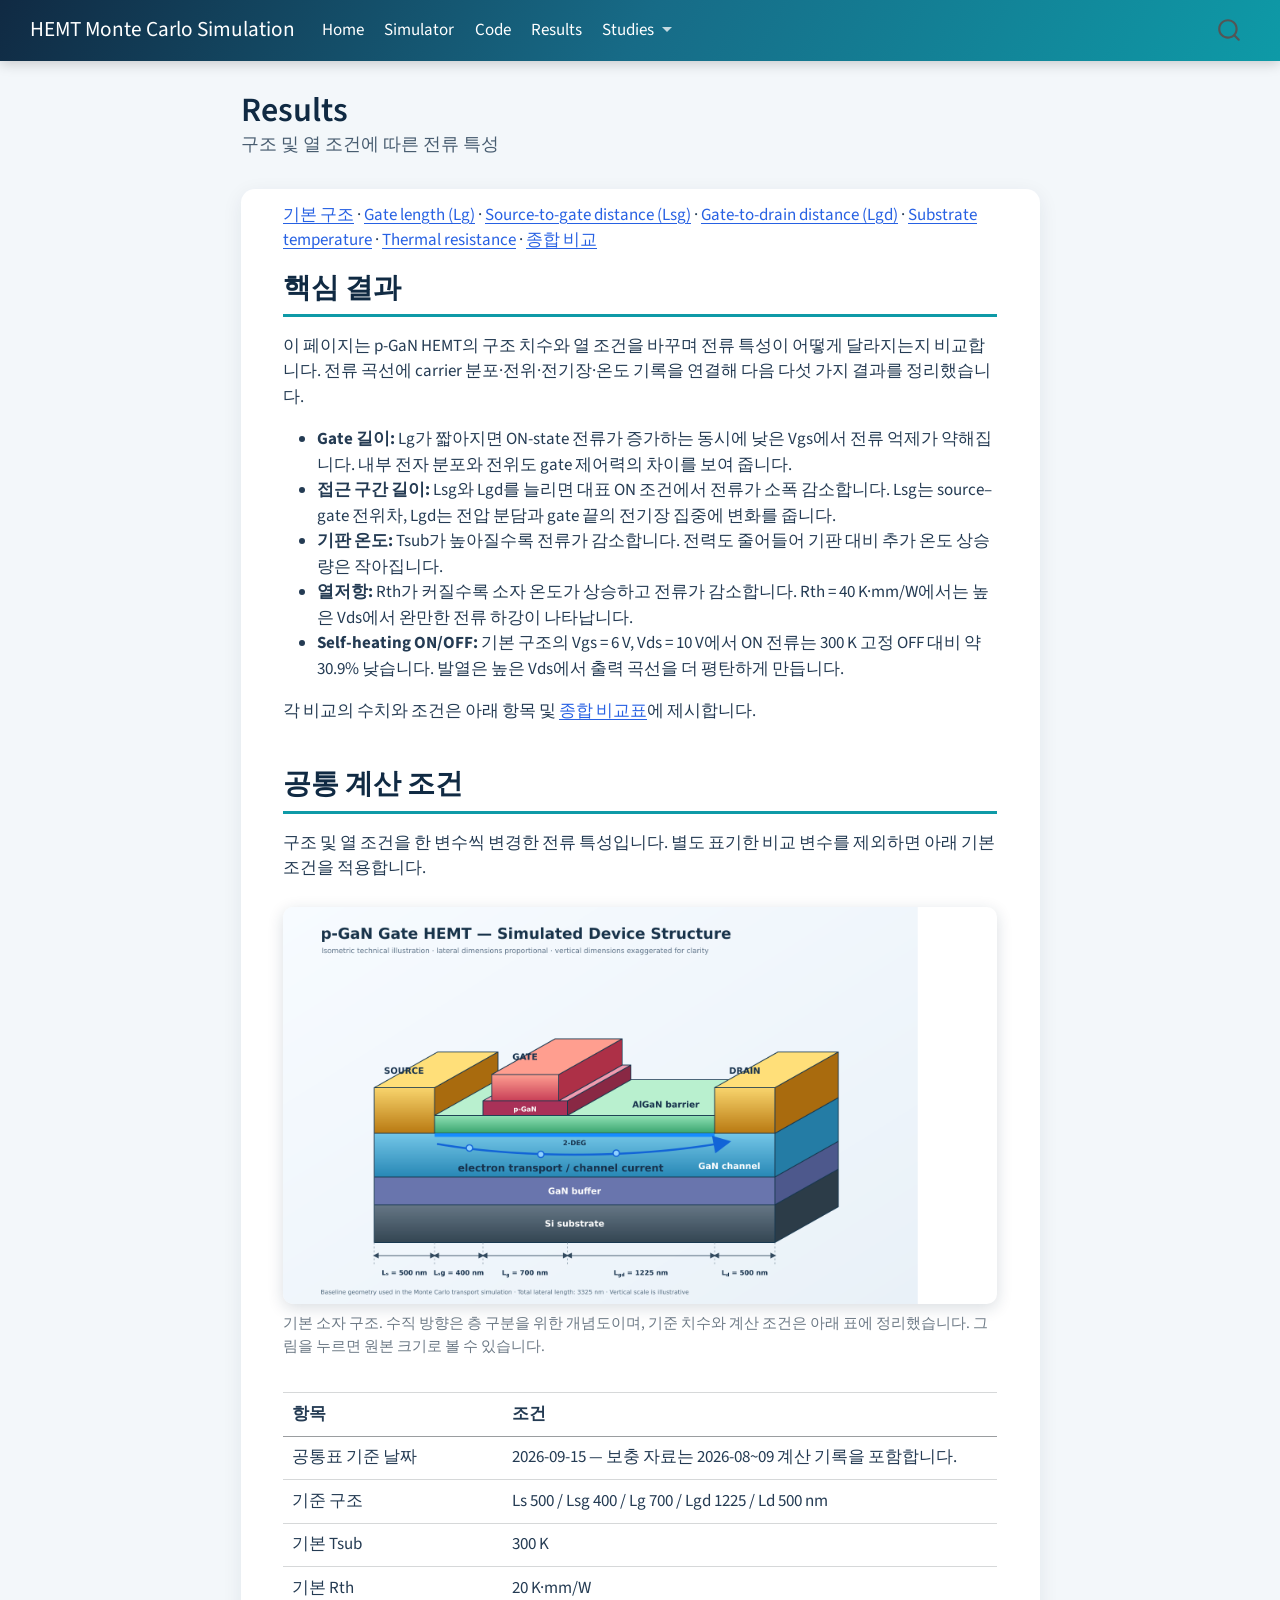
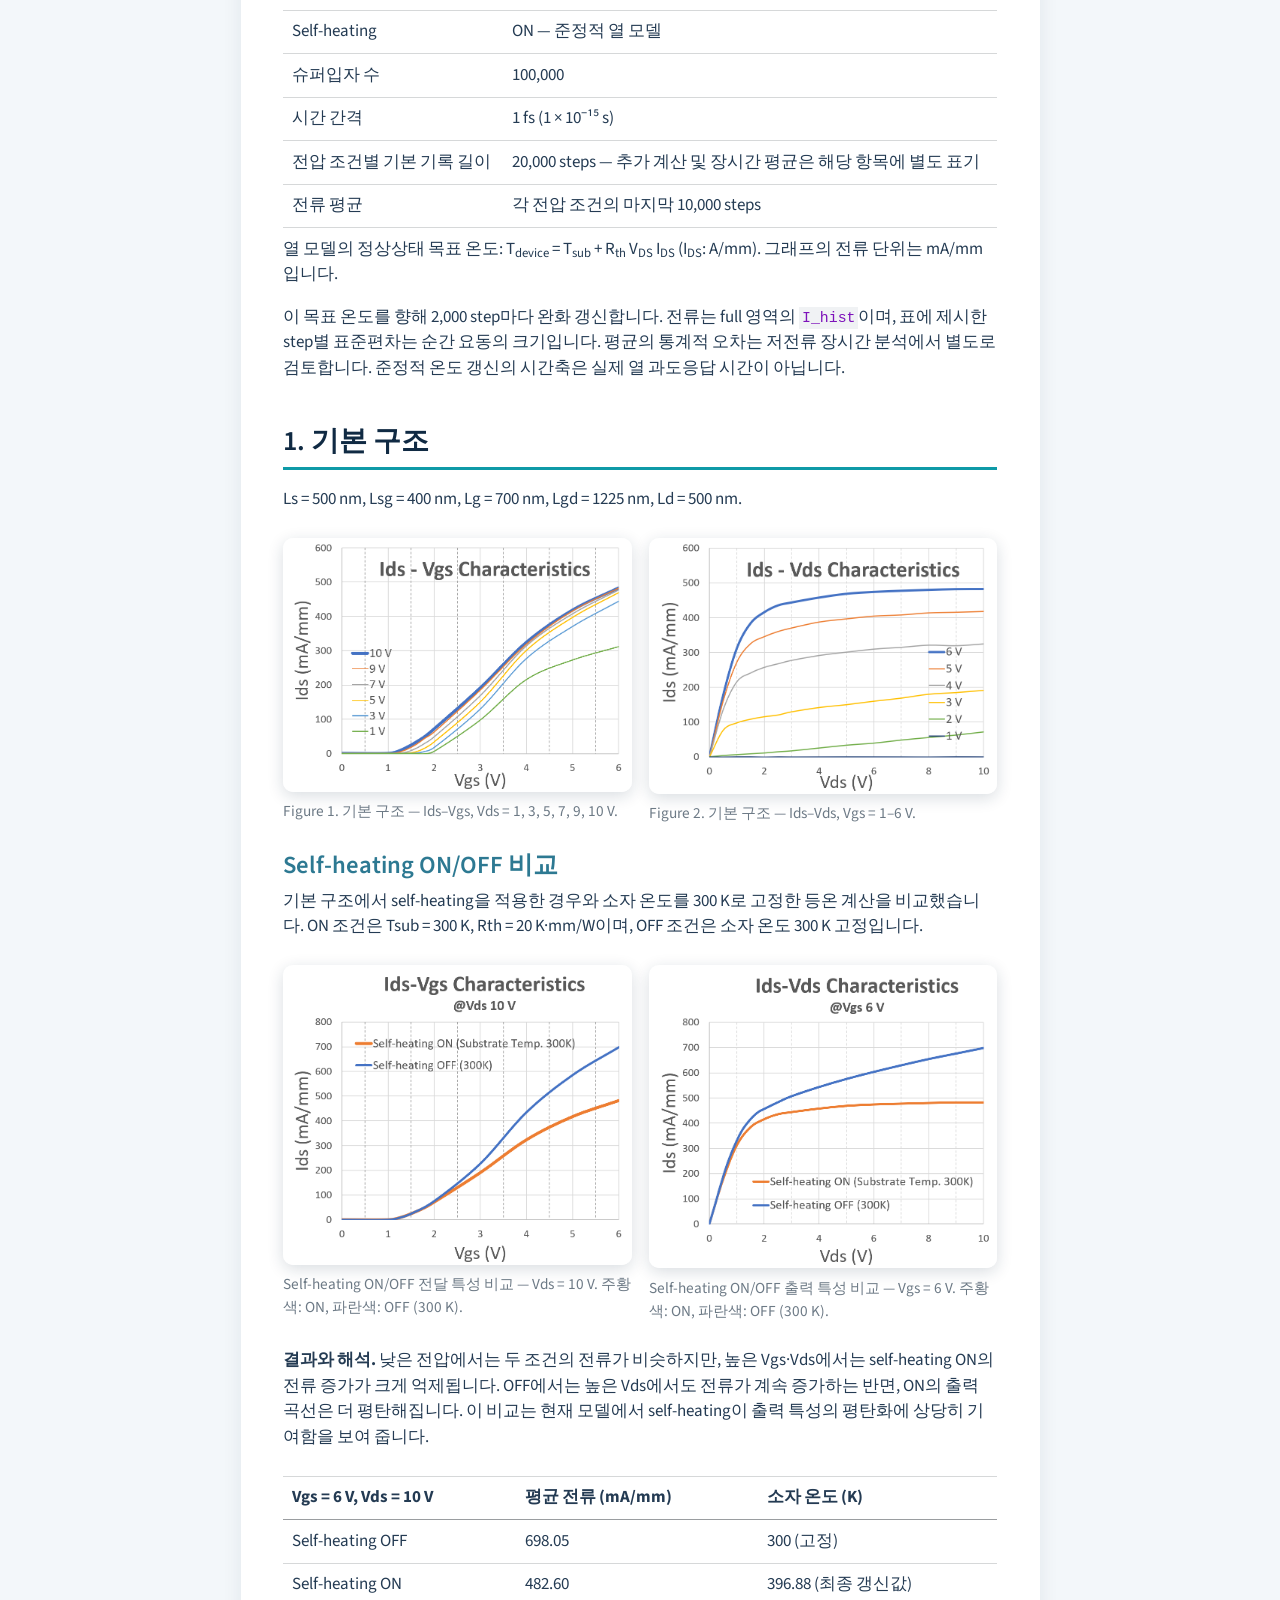
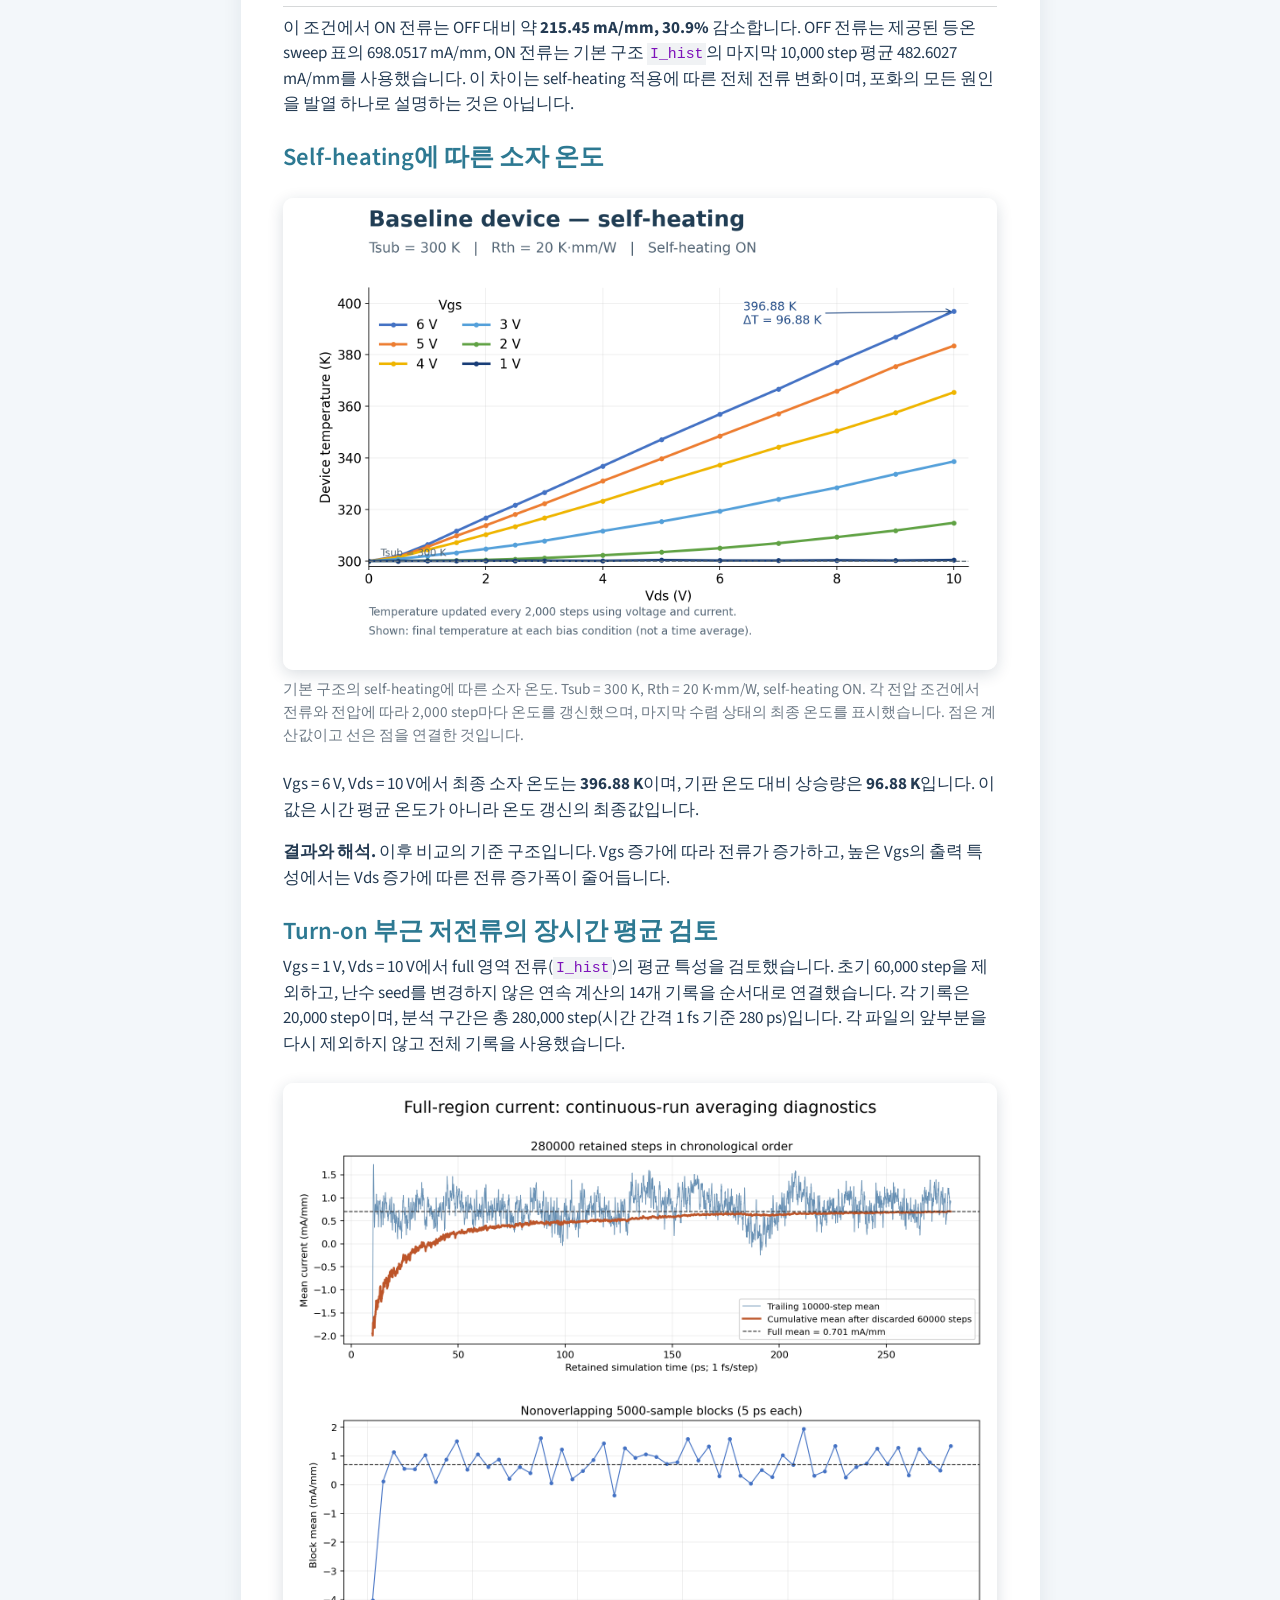
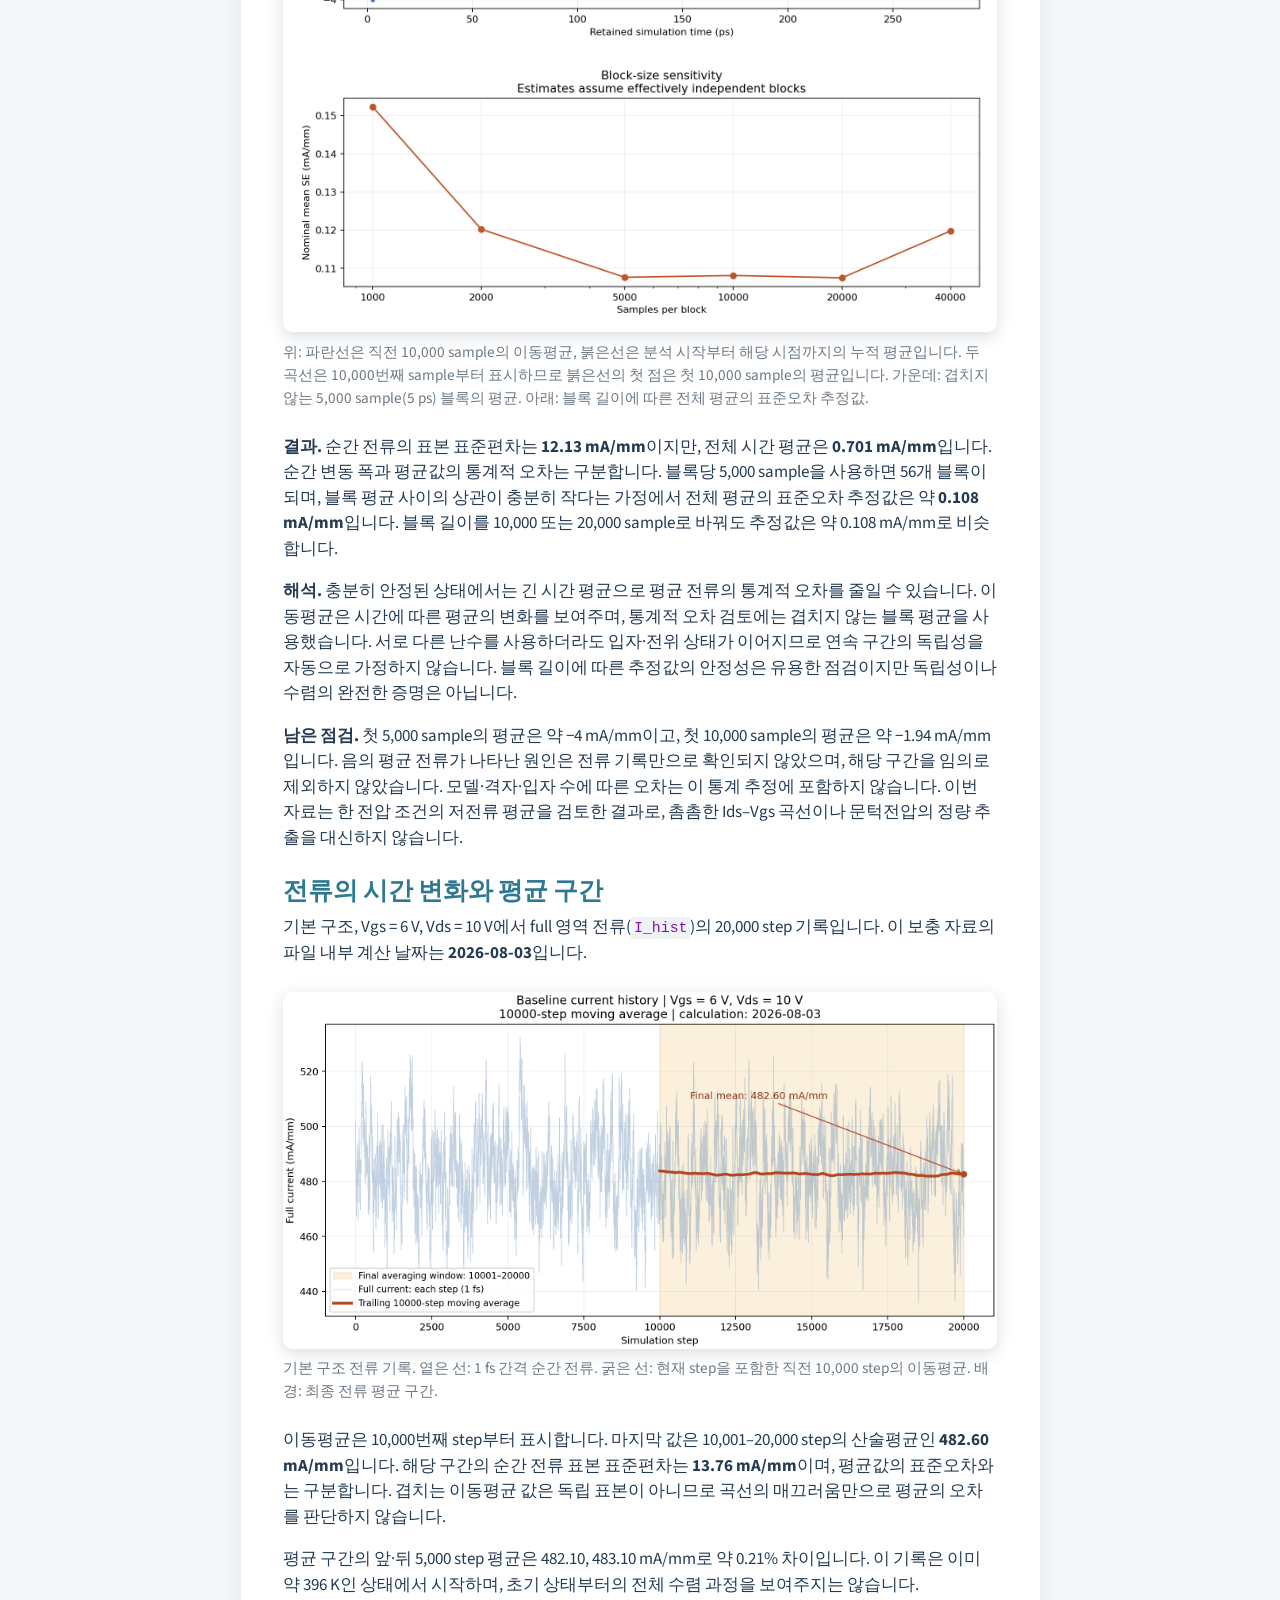
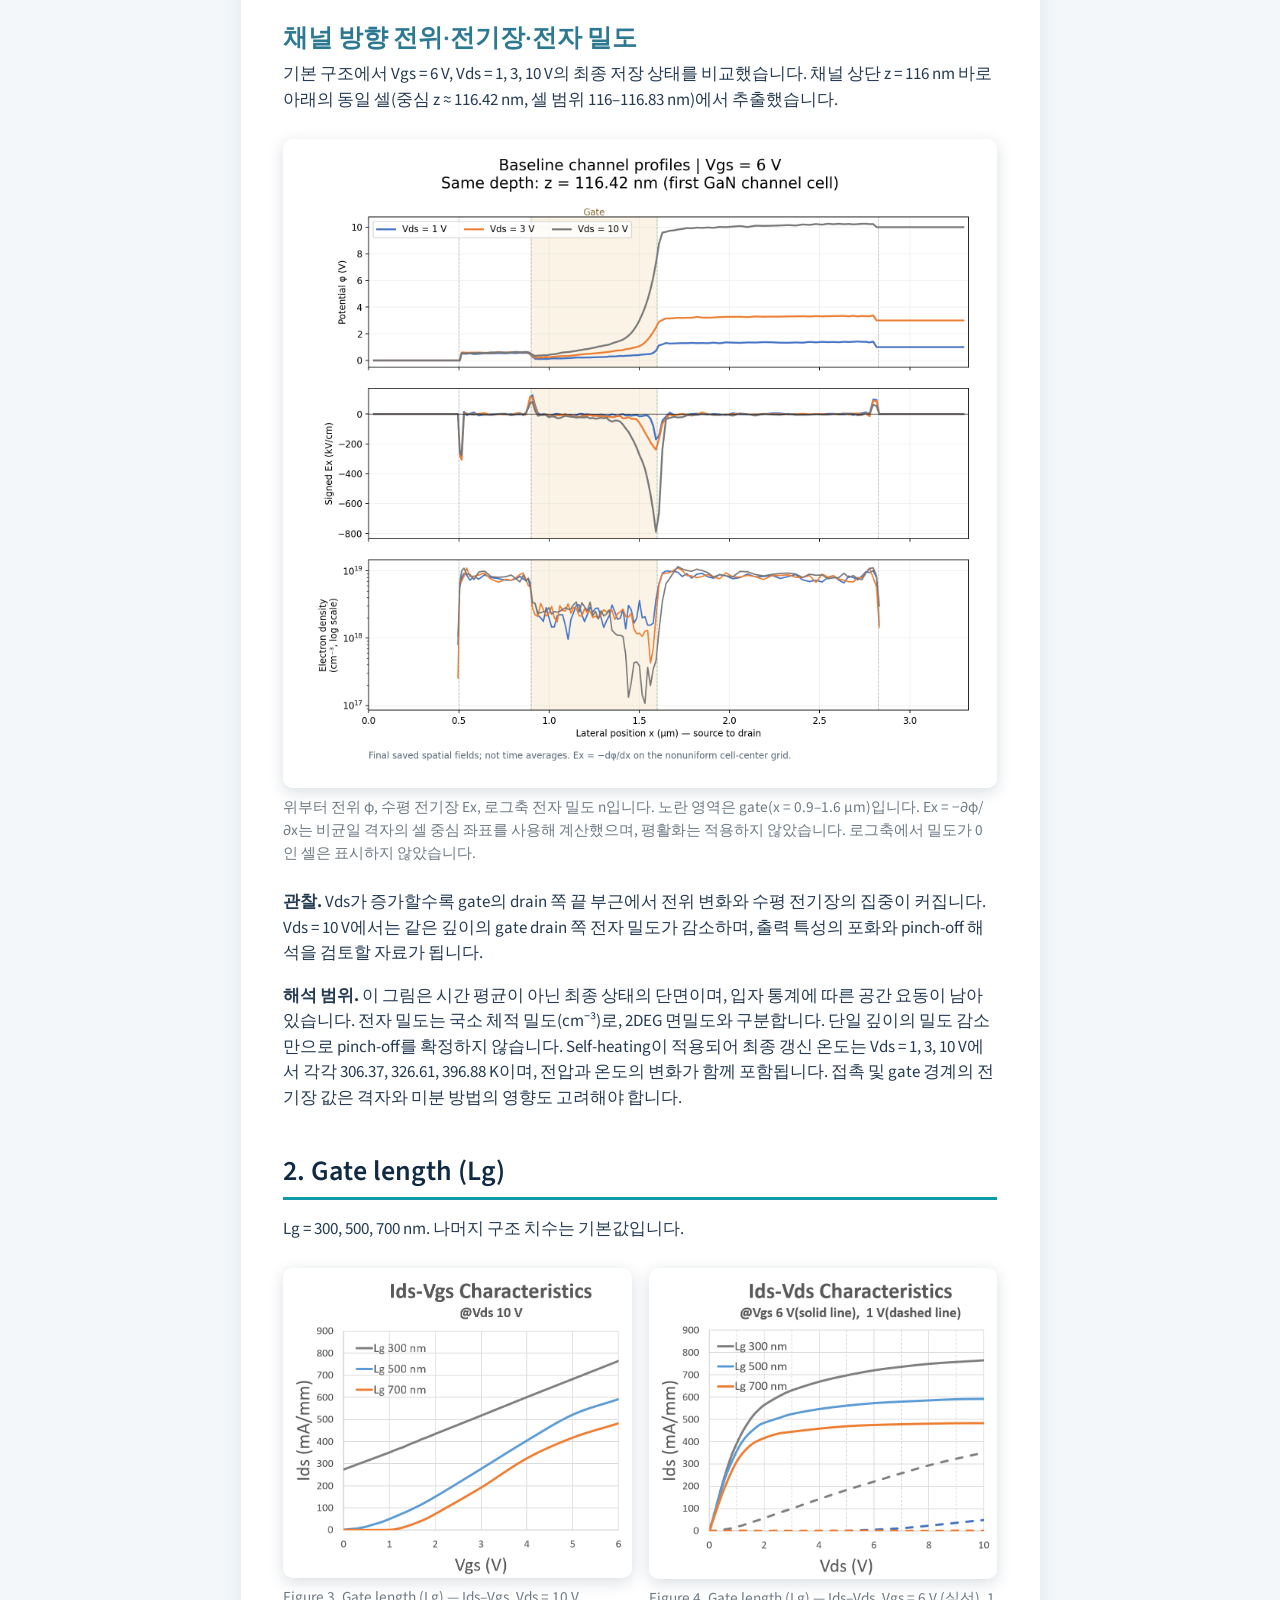
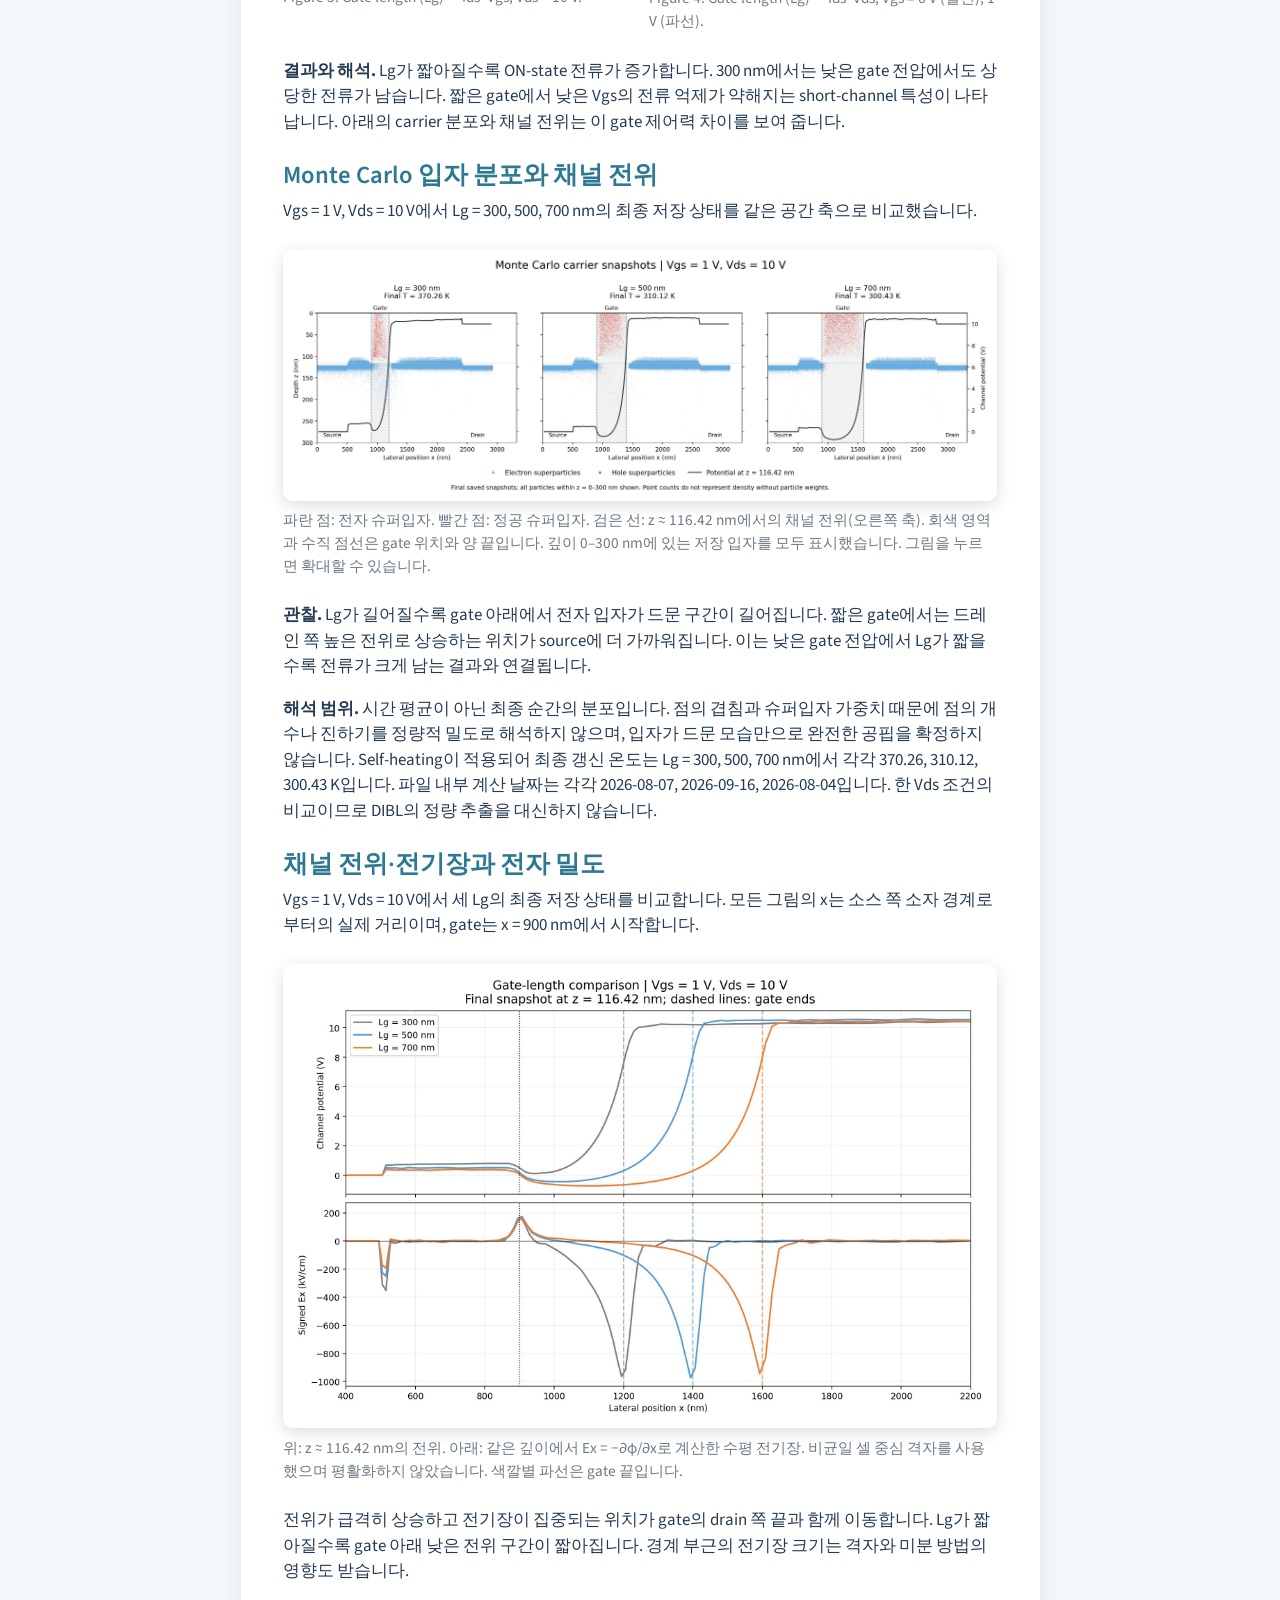
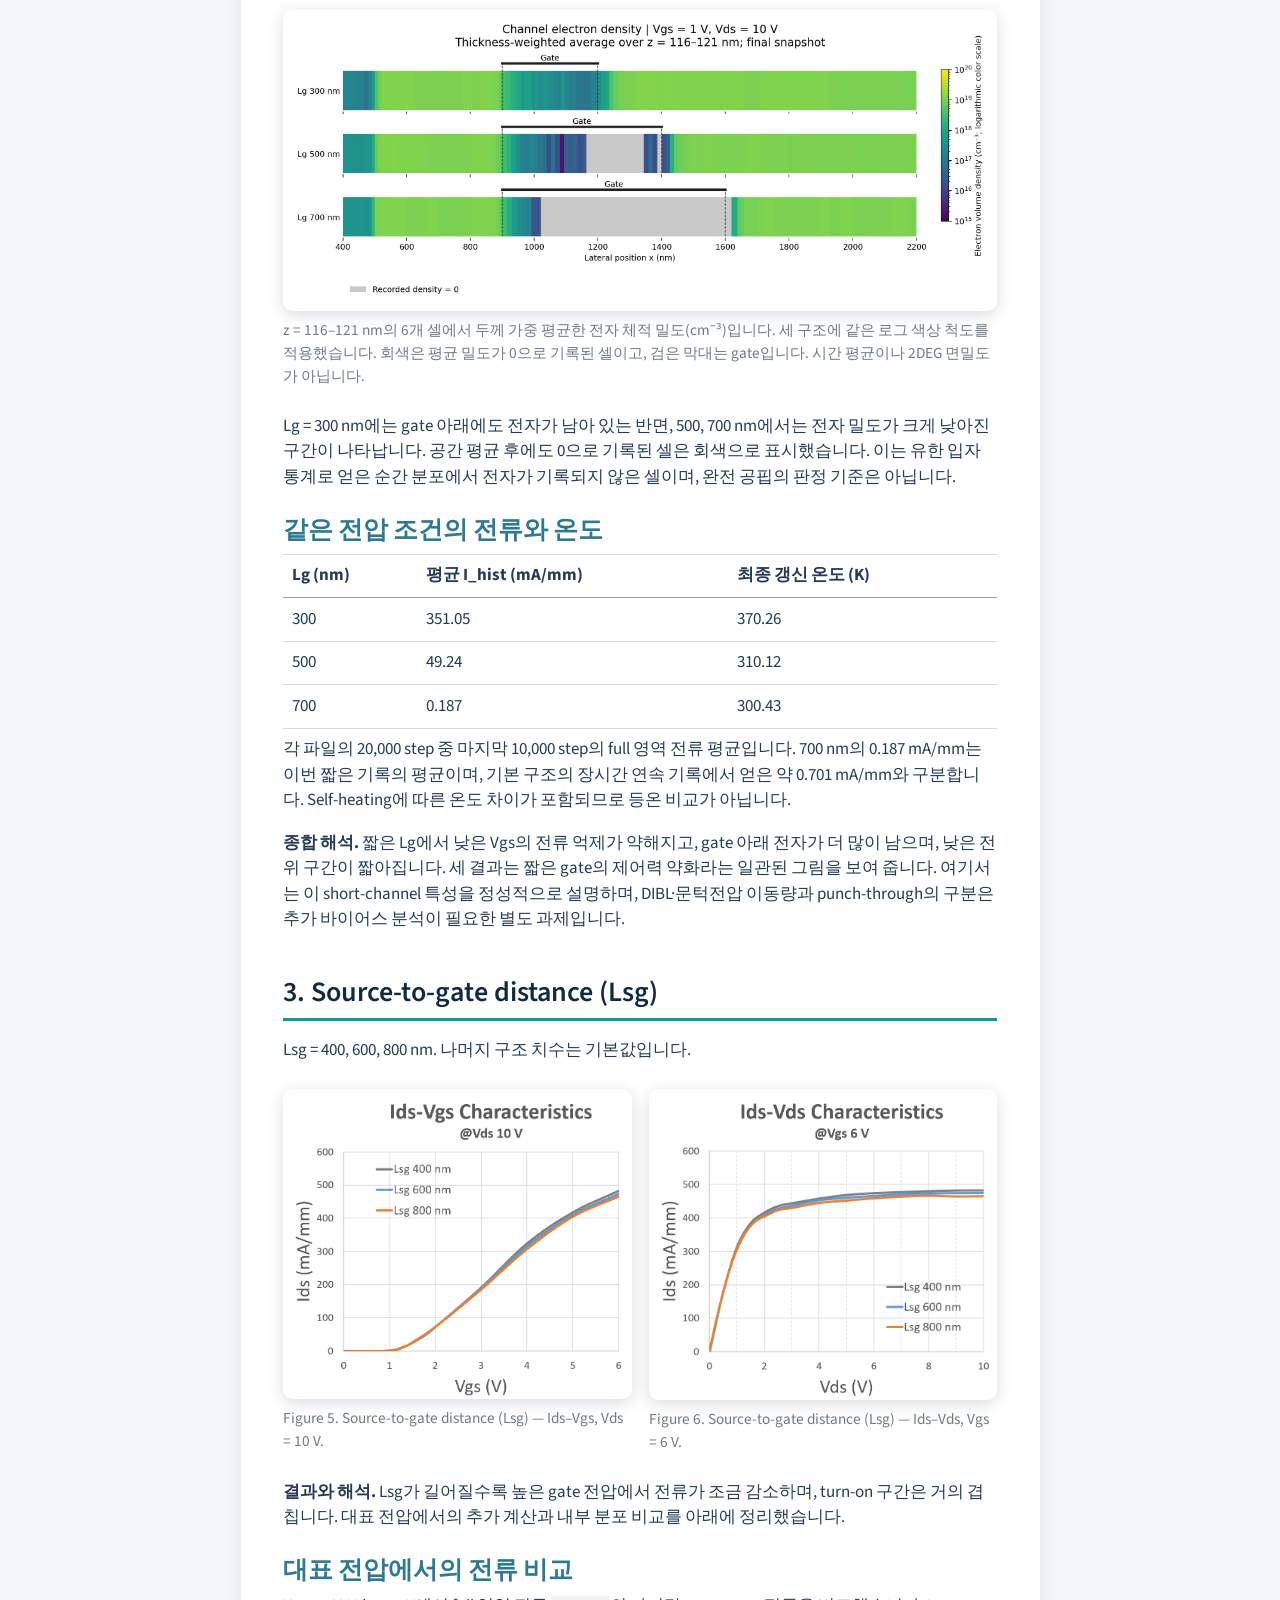
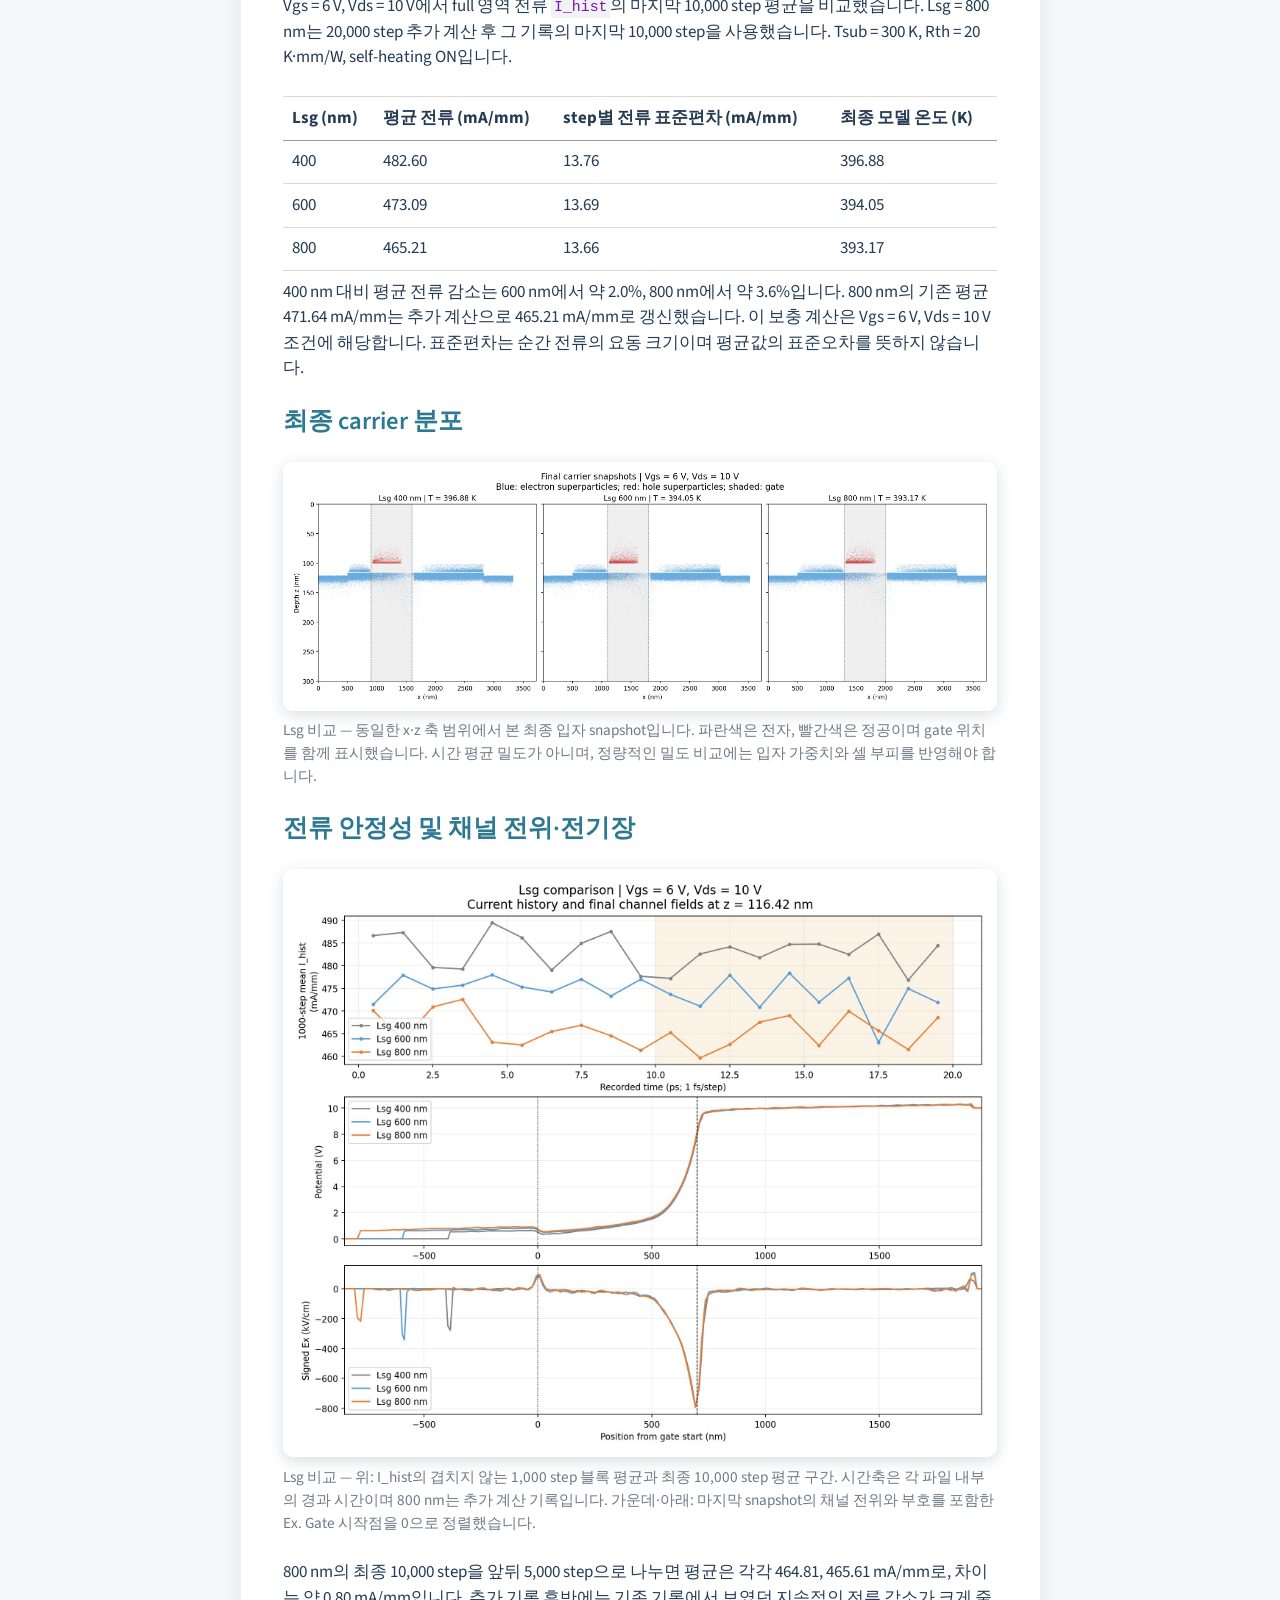
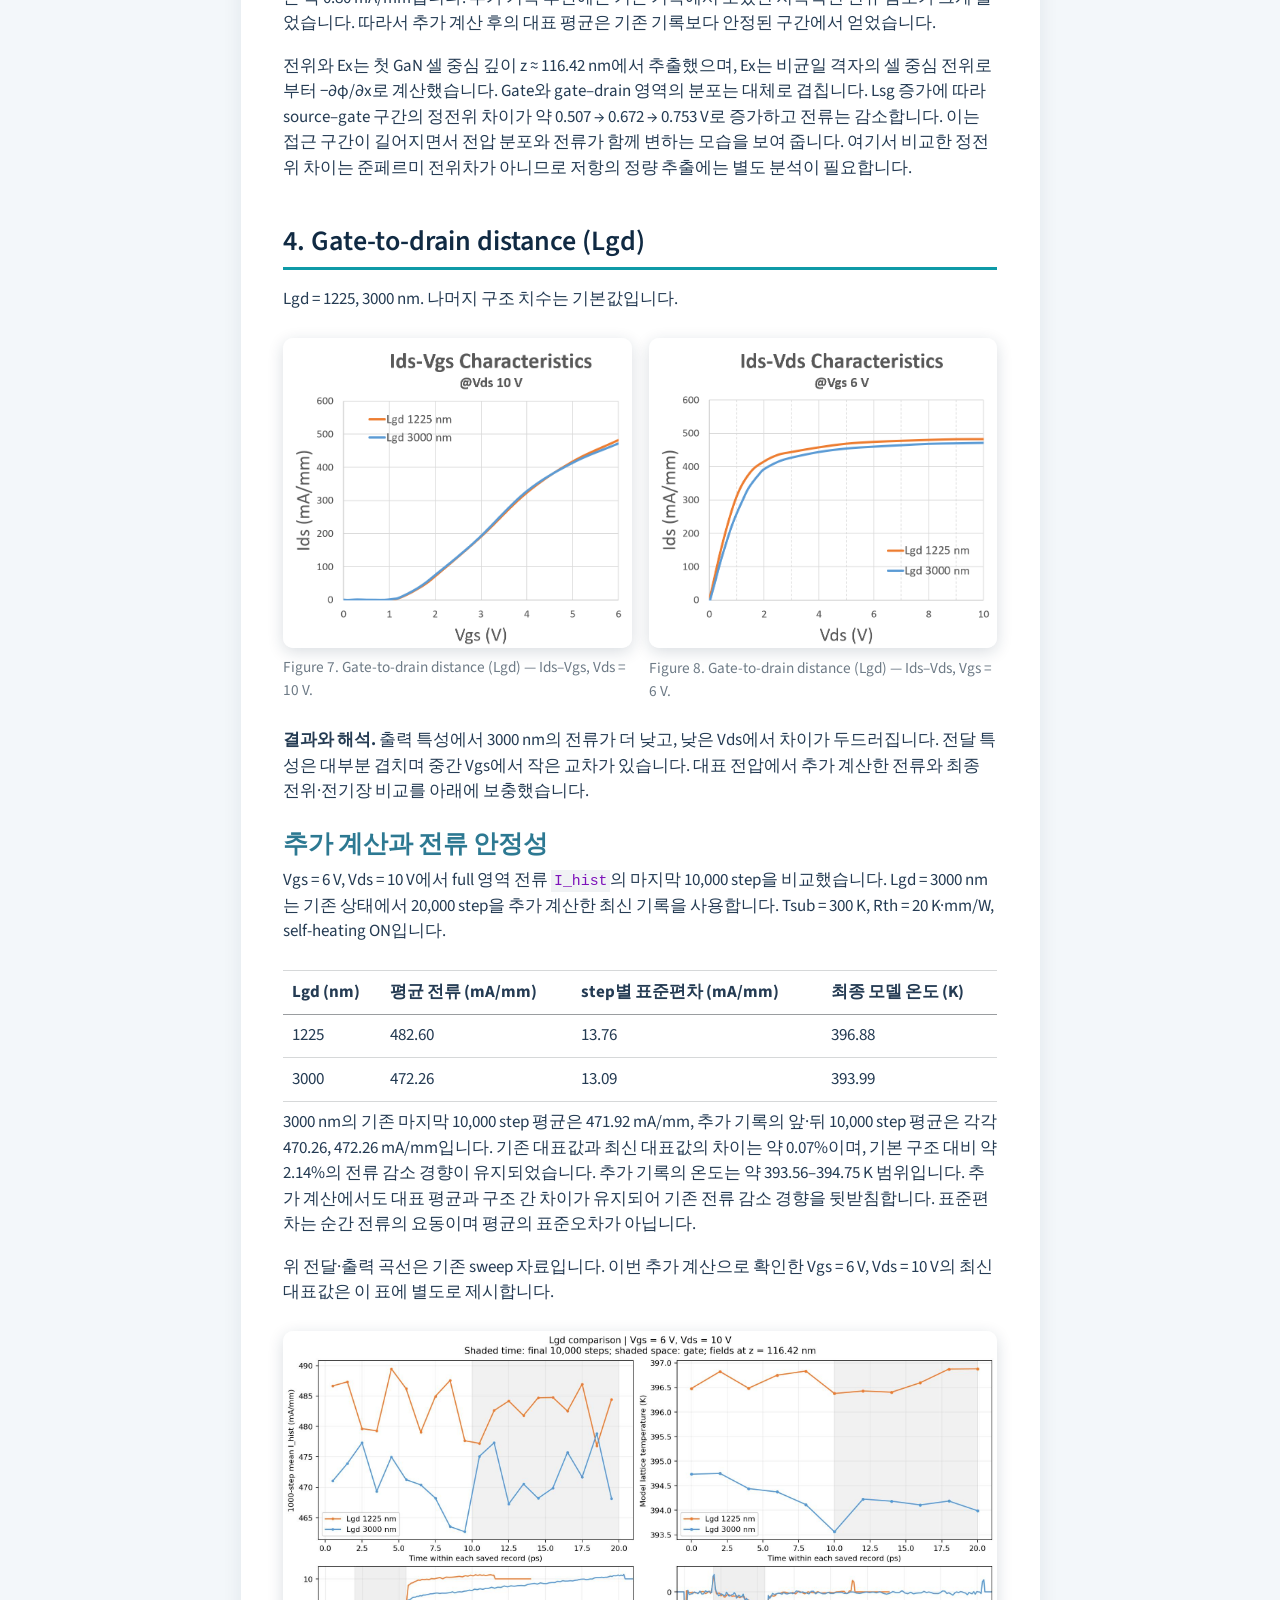
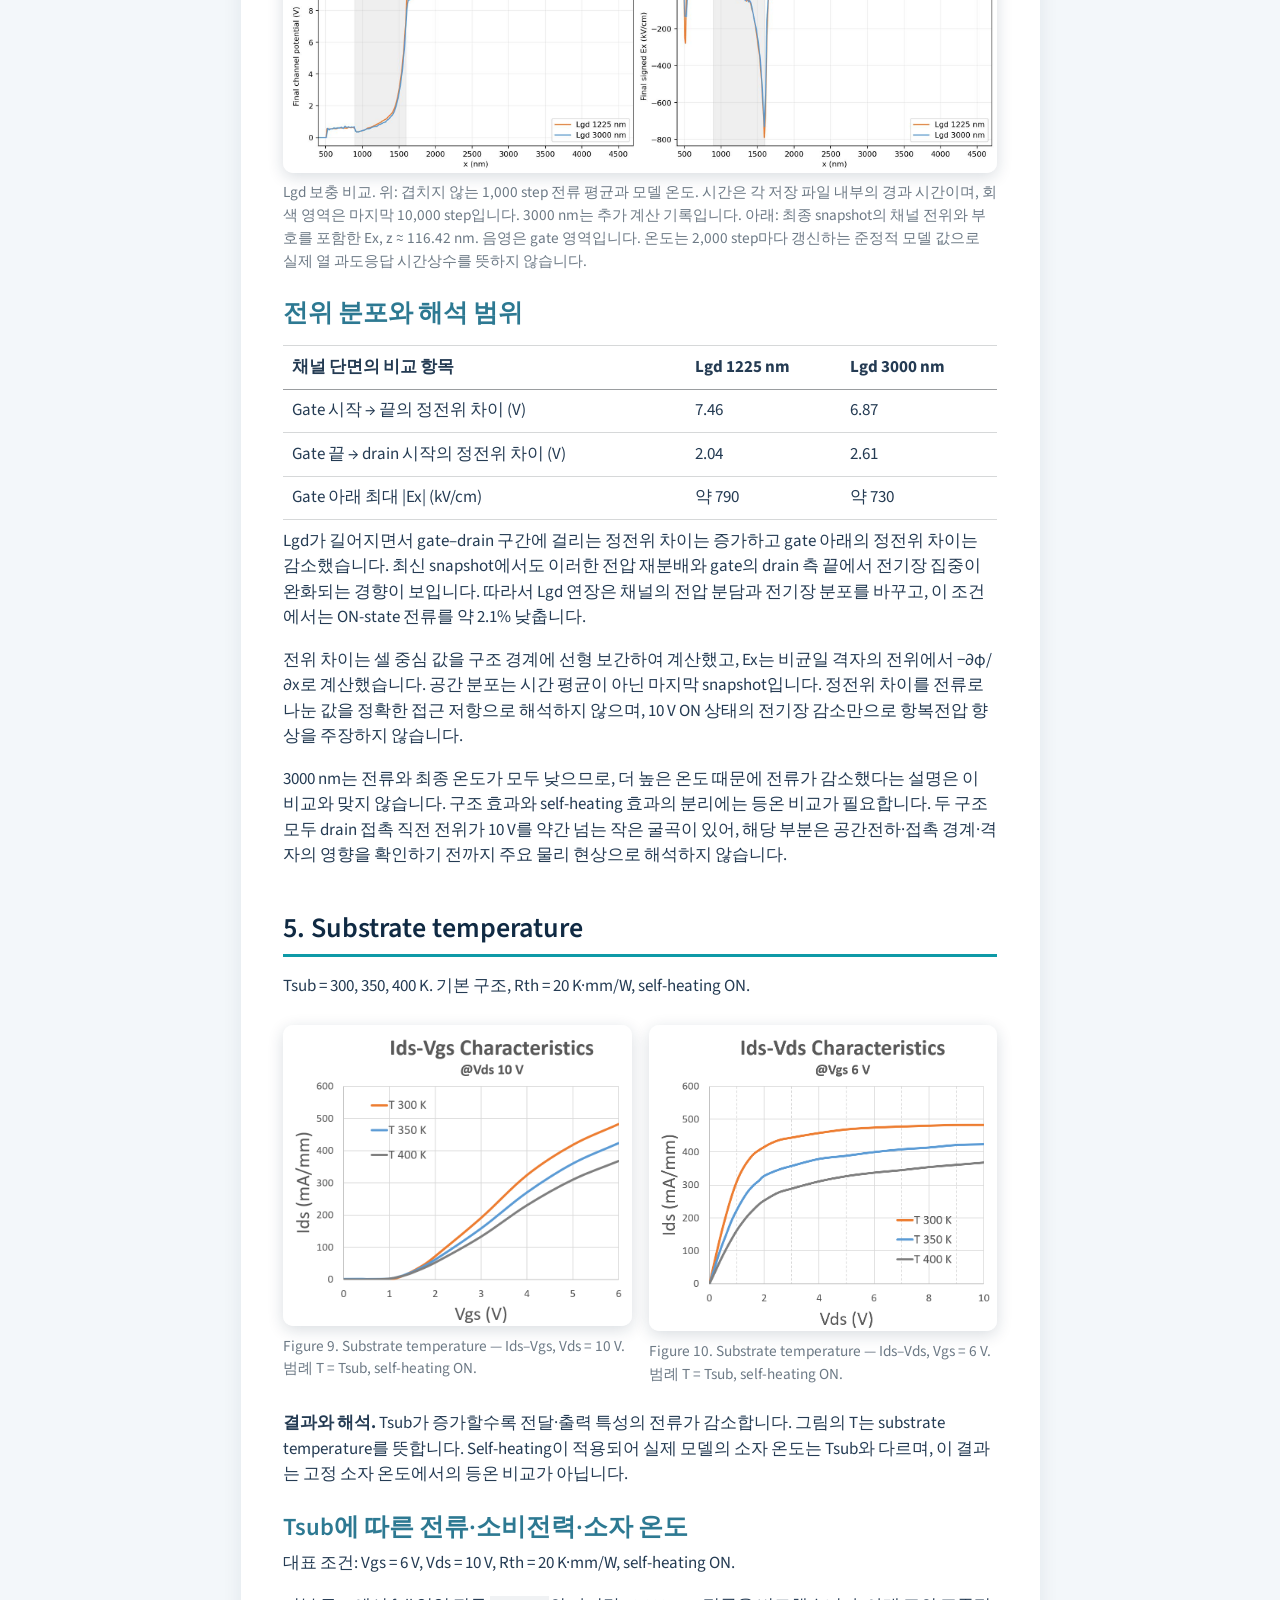
<file: docs/results.html>
<!DOCTYPE html>
<html xmlns="http://www.w3.org/1999/xhtml" lang="ko" xml:lang="ko"><head>

<meta charset="utf-8">
<meta name="generator" content="quarto-1.10.18">

<meta name="viewport" content="width=device-width, initial-scale=1.0, user-scalable=yes">


<title>Results – HEMT Monte Carlo Simulation</title>
<style>
/* Default styles provided by pandoc.
** See https://pandoc.org/MANUAL.html#variables-for-html for config info.
*/
span.smallcaps{font-variant: small-caps;}
div.columns{display: flex; gap: 1.5em;}
div.column{flex: auto;}
@media screen {
div.columns{gap: min(4vw, 1.5em);}
div.column{overflow-x: auto;}
}
div.hanging-indent{margin-left: 1.5em; text-indent: -1.5em;}
ul.task-list{list-style: none;}
ul.task-list li input[type="checkbox"] {
  width: 0.8em;
  margin: 0 0.8em 0.2em -1em; /* quarto-specific, see https://github.com/quarto-dev/quarto-cli/issues/4556 */ 
  vertical-align: middle;
}
</style>


<script src="site_libs/quarto-nav/quarto-nav.js"></script>
<script src="site_libs/quarto-nav/headroom.min.js"></script>
<script src="site_libs/clipboard/clipboard.min.js"></script>
<script src="site_libs/quarto-search/autocomplete.umd.js"></script>
<script src="site_libs/quarto-search/fuse.min.js"></script>
<script src="site_libs/quarto-search/quarto-search.js"></script>
<meta name="quarto:offset" content="./">
<link href="./images/favicon-v2.png" rel="icon" type="image/png">
<script src="site_libs/quarto-html/quarto.js" type="module"></script>
<script src="site_libs/quarto-html/tabsets/tabsets.js" type="module"></script>
<script src="site_libs/quarto-html/popper.min.js"></script>
<script src="site_libs/quarto-html/tippy.umd.min.js"></script>
<script src="site_libs/quarto-html/anchor.min.js"></script>
<link href="site_libs/quarto-html/tippy.css" rel="stylesheet">
<link href="site_libs/quarto-html/quarto-syntax-highlighting-64a204ab8560d761af7679ceaba22944.css" rel="stylesheet" id="quarto-text-highlighting-styles">
<script src="site_libs/bootstrap/bootstrap.min.js"></script>
<link href="site_libs/bootstrap/bootstrap-icons.css" rel="stylesheet">
<link href="site_libs/bootstrap/bootstrap-bb5ce4f09c3d713477d34b1921f208f7.min.css" rel="stylesheet" append-hash="true" id="quarto-bootstrap" data-mode="light">
<script id="quarto-search-options" type="application/json">{
  "location": "navbar",
  "copy-button": false,
  "collapse-after": 3,
  "panel-placement": "end",
  "type": "overlay",
  "limit": 50,
  "keyboard-shortcut": [
    "f",
    "/",
    "s"
  ],
  "show-item-context": false,
  "language": {
    "search-no-results-text": "일치 없음",
    "search-matching-documents-text": "일치된 문서",
    "search-copy-link-title": "검색 링크 복사",
    "search-hide-matches-text": "추가 검색 결과 숨기기",
    "search-more-match-text": "추가 검색결과",
    "search-more-matches-text": "추가 검색결과",
    "search-clear-button-title": "제거",
    "search-text-placeholder": "",
    "search-detached-cancel-button-title": "취소",
    "search-submit-button-title": "검색",
    "search-label": "검색"
  }
}</script>


<link rel="stylesheet" href="styles.css">
</head>

<body class="nav-fixed fullcontent quarto-light">

<div id="quarto-search-results"></div>
  <header id="quarto-header" class="headroom fixed-top quarto-banner">
    <nav class="navbar navbar-expand-lg " data-bs-theme="dark">
      <div class="navbar-container container-fluid">
      <div class="navbar-brand-container mx-auto">
    <a class="navbar-brand" href="./index.html">
    <span class="navbar-title">HEMT Monte Carlo Simulation</span>
    </a>
  </div>
            <div id="quarto-search" class="" title="검색"></div>
          <button class="navbar-toggler" type="button" data-bs-toggle="collapse" data-bs-target="#navbarCollapse" aria-controls="navbarCollapse" role="menu" aria-expanded="false" aria-label="탐색 전환" onclick="if (window.quartoToggleHeadroom) { window.quartoToggleHeadroom(); }">
  <span class="navbar-toggler-icon"></span>
</button>
          <div class="collapse navbar-collapse" id="navbarCollapse">
            <ul class="navbar-nav navbar-nav-scroll me-auto">
  <li class="nav-item">
    <a class="nav-link" href="./index.html"> 
<span class="menu-text">Home</span></a>
  </li>  
  <li class="nav-item">
    <a class="nav-link" href="./simulator.html"> 
<span class="menu-text">Simulator</span></a>
  </li>  
  <li class="nav-item">
    <a class="nav-link" href="./code.html"> 
<span class="menu-text">Code</span></a>
  </li>  
  <li class="nav-item">
    <a class="nav-link active" href="./results.html" aria-current="page"> 
<span class="menu-text">Results</span></a>
  </li>  
  <li class="nav-item dropdown ">
    <a class="nav-link dropdown-toggle" href="#" id="nav-menu-studies" role="link" data-bs-toggle="dropdown" aria-expanded="false">
 <span class="menu-text">Studies</span>
    </a>
    <ul class="dropdown-menu" aria-labelledby="nav-menu-studies">    
        <li>
    <a class="dropdown-item" href="./fixed-charge.html">
 <span class="dropdown-text">Fixed Charge — 고정 음전하 민감도</span></a>
  </li>  
        <li>
    <a class="dropdown-item" href="./gate-algan-charge.html">
 <span class="dropdown-text">Gate AlGaN Charge — 문턱·ON 저항</span></a>
  </li>  
        <li>
    <a class="dropdown-item" href="./sg-gd-charge.html">
 <span class="dropdown-text">SG·GD Interface Charge — 접근 영역 계면전하</span></a>
  </li>  
        <li>
    <a class="dropdown-item" href="./sg-gd-dose.html">
 <span class="dropdown-text">SG·GD Charge Dose — 전하량 민감도</span></a>
  </li>  
    </ul>
  </li>
</ul>
          </div> <!-- /navcollapse -->
            <div class="quarto-navbar-tools">
</div>
      </div> <!-- /container-fluid -->
    </nav>
</header>
<!-- content -->
<header id="title-block-header" class="quarto-title-block default page-columns page-full">
  <div class="quarto-title-banner page-columns page-full">
    <div class="quarto-title column-body">
      <h1 class="title">Results</h1>
            <p class="subtitle lead">구조 및 열 조건에 따른 전류 특성</p>
                      </div>
  </div>
    
  
  <div class="quarto-title-meta">

      
    
      
    </div>
    
  
  </header><div id="quarto-content" class="quarto-container page-columns page-rows-contents page-layout-article page-navbar">
<!-- sidebar -->
<!-- margin-sidebar -->
    
<!-- main -->
<main class="content quarto-banner-title-block" id="quarto-document-content">





<style>
.results-curve-pair { display: grid; grid-template-columns: repeat(2, minmax(0, 1fr)); gap: 1rem; align-items: start; margin: 1.5rem 0; }
.results-curve-pair > figure.figure { min-width: 0; margin: 0 !important; }
.results-curve-pair img { display: block; width: 100%; height: auto; }
@media (max-width: 640px) { .results-curve-pair { grid-template-columns: 1fr; } }
</style>
<nav aria-label="Results 목차"><p><a href="#baseline">기본 구조</a> · <a href="#lg">Gate length (Lg)</a> · <a href="#lsg">Source-to-gate distance (Lsg)</a> · <a href="#lgd">Gate-to-drain distance (Lgd)</a> · <a href="#temperature">Substrate temperature</a> · <a href="#rth">Thermal resistance</a> · <a href="#results-summary">종합 비교</a></p></nav>
<section id="key-results" style="scroll-margin-top:90px"><h2 class="anchored">핵심 결과</h2><p>이 페이지는 p-GaN HEMT의 구조 치수와 열 조건을 바꾸며 전류 특성이 어떻게 달라지는지 비교합니다. 전류 곡선에 carrier 분포·전위·전기장·온도 기록을 연결해 다음 다섯 가지 결과를 정리했습니다.</p><ul><li><strong>Gate 길이:</strong> Lg가 짧아지면 ON-state 전류가 증가하는 동시에 낮은 Vgs에서 전류 억제가 약해집니다. 내부 전자 분포와 전위도 gate 제어력의 차이를 보여 줍니다.</li><li><strong>접근 구간 길이:</strong> Lsg와 Lgd를 늘리면 대표 ON 조건에서 전류가 소폭 감소합니다. Lsg는 source–gate 전위차, Lgd는 전압 분담과 gate 끝의 전기장 집중에 변화를 줍니다.</li><li><strong>기판 온도:</strong> Tsub가 높아질수록 전류가 감소합니다. 전력도 줄어들어 기판 대비 추가 온도 상승량은 작아집니다.</li><li><strong>열저항:</strong> Rth가 커질수록 소자 온도가 상승하고 전류가 감소합니다. Rth = 40 K·mm/W에서는 높은 Vds에서 완만한 전류 하강이 나타납니다.</li><li><strong>Self-heating ON/OFF:</strong> 기본 구조의 Vgs = 6 V, Vds = 10 V에서 ON 전류는 300 K 고정 OFF 대비 약 30.9% 낮습니다. 발열은 높은 Vds에서 출력 곡선을 더 평탄하게 만듭니다.</li></ul><p>각 비교의 수치와 조건은 아래 항목 및 <a href="#results-summary">종합 비교표</a>에 제시합니다.</p></section>
<section id="conditions"><h2 class="anchored">공통 계산 조건</h2><p>구조 및 열 조건을 한 변수씩 변경한 전류 특성입니다. 별도 표기한 비교 변수를 제외하면 아래 기본 조건을 적용합니다.</p><figure class="figure" style="display:block;margin:1.5rem 0"><a href="images/results/baseline-structure.png"><img class="img-fluid figure-img" style="width:100%;height:auto" width="1800" height="1000" src="images/results/baseline-structure.png" alt="p-GaN HEMT 기본 구조: Source, Gate, Drain과 AlGaN barrier, GaN channel, GaN buffer, Si substrate 및 기준 가로 치수"></a><figcaption class="figure-caption">기본 소자 구조. 수직 방향은 층 구분을 위한 개념도이며, 기준 치수와 계산 조건은 아래 표에 정리했습니다. 그림을 누르면 원본 크기로 볼 수 있습니다.</figcaption></figure><div style="overflow-x:auto">
<table class="table caption-top">
<thead>
<tr class="header">
<th data-quarto-table-cell-role="th">항목</th>
<th data-quarto-table-cell-role="th">조건</th>
</tr>
</thead>
<tbody>
<tr class="odd">
<td>공통표 기준 날짜</td>
<td>2026-09-15 — 보충 자료는 2026-08~09 계산 기록을 포함합니다.</td>
</tr>
<tr class="even">
<td>기준 구조</td>
<td>Ls 500 / Lsg 400 / Lg 700 / Lgd 1225 / Ld 500 nm</td>
</tr>
<tr class="odd">
<td>기본 Tsub</td>
<td>300 K</td>
</tr>
<tr class="even">
<td>기본 Rth</td>
<td>20 K·mm/W</td>
</tr>
<tr class="odd">
<td>Self-heating</td>
<td>ON — 준정적 열 모델</td>
</tr>
<tr class="even">
<td>슈퍼입자 수</td>
<td>100,000</td>
</tr>
<tr class="odd">
<td>시간 간격</td>
<td>1 fs (1 × 10⁻¹⁵ s)</td>
</tr>
<tr class="even">
<td>전압 조건별 기본 기록 길이</td>
<td>20,000 steps — 추가 계산 및 장시간 평균은 해당 항목에 별도 표기</td>
</tr>
<tr class="odd">
<td>전류 평균</td>
<td>각 전압 조건의 마지막 10,000 steps</td>
</tr>
</tbody>
</table>
</div><p>열 모델의 정상상태 목표 온도: T<sub>device</sub> = T<sub>sub</sub> + R<sub>th</sub> V<sub>DS</sub> I<sub>DS</sub> (I<sub>DS</sub>: A/mm). 그래프의 전류 단위는 mA/mm입니다.</p><p>이 목표 온도를 향해 2,000 step마다 완화 갱신합니다. 전류는 full 영역의 <code>I_hist</code>이며, 표에 제시한 step별 표준편차는 순간 요동의 크기입니다. 평균의 통계적 오차는 저전류 장시간 분석에서 별도로 검토합니다. 준정적 온도 갱신의 시간축은 실제 열 과도응답 시간이 아닙니다.</p></section>
<section id="baseline" style="scroll-margin-top:90px"><h2 class="anchored">1. 기본 구조</h2><p>Ls = 500 nm, Lsg = 400 nm, Lg = 700 nm, Lgd = 1225 nm, Ld = 500 nm.</p>
<div class="results-curve-pair">
<figure class="figure" style="display:block;margin:1.5rem 0"><a href="images/results/baseline-transfer.png"><img class="img-fluid figure-img" style="width:100%;height:auto" loading="lazy" src="images/results/baseline-transfer.png" alt="기본 구조 전달 특성, Vds = 1, 3, 5, 7, 9, 10 V"></a><figcaption class="figure-caption">Figure 1. 기본 구조 — Ids–Vgs, Vds = 1, 3, 5, 7, 9, 10 V.</figcaption></figure>
<figure class="figure" style="display:block;margin:1.5rem 0"><a href="images/results/baseline-output.png"><img class="img-fluid figure-img" style="width:100%;height:auto" loading="lazy" src="images/results/baseline-output.png" alt="기본 구조 출력 특성, Vgs = 1–6 V"></a><figcaption class="figure-caption">Figure 2. 기본 구조 — Ids–Vds, Vgs = 1–6 V.</figcaption></figure>
</div>
<section id="baseline-self-heating" style="scroll-margin-top:90px"><h3 class="anchored">Self-heating ON/OFF 비교</h3><p>기본 구조에서 self-heating을 적용한 경우와 소자 온도를 300 K로 고정한 등온 계산을 비교했습니다. ON 조건은 Tsub = 300 K, Rth = 20 K·mm/W이며, OFF 조건은 소자 온도 300 K 고정입니다.</p><div class="results-curve-pair"><figure class="figure" style="display:block;margin:1.5rem 0"><a href="images/results/self-heating-transfer.png"><img class="img-fluid figure-img" style="width:100%;height:auto" loading="lazy" src="images/results/self-heating-transfer.png" alt="Self-heating ON/OFF 전달 특성 비교 — Vds = 10 V. 주황색: ON, 파란색: OFF (300 K)."></a><figcaption class="figure-caption">Self-heating ON/OFF 전달 특성 비교 — Vds = 10 V. 주황색: ON, 파란색: OFF (300 K).</figcaption></figure><figure class="figure" style="display:block;margin:1.5rem 0"><a href="images/results/self-heating-output.png"><img class="img-fluid figure-img" style="width:100%;height:auto" loading="lazy" src="images/results/self-heating-output.png" alt="Self-heating ON/OFF 출력 특성 비교 — Vgs = 6 V. 주황색: ON, 파란색: OFF (300 K)."></a><figcaption class="figure-caption">Self-heating ON/OFF 출력 특성 비교 — Vgs = 6 V. 주황색: ON, 파란색: OFF (300 K).</figcaption></figure></div><p><strong>결과와 해석.</strong> 낮은 전압에서는 두 조건의 전류가 비슷하지만, 높은 Vgs·Vds에서는 self-heating ON의 전류 증가가 크게 억제됩니다. OFF에서는 높은 Vds에서도 전류가 계속 증가하는 반면, ON의 출력 곡선은 더 평탄해집니다. 이 비교는 현재 모델에서 self-heating이 출력 특성의 평탄화에 상당히 기여함을 보여 줍니다.</p><div style="overflow-x:auto">
<table class="table caption-top">
<thead>
<tr class="header">
<th data-quarto-table-cell-role="th">Vgs = 6 V, Vds = 10 V</th>
<th data-quarto-table-cell-role="th">평균 전류 (mA/mm)</th>
<th data-quarto-table-cell-role="th">소자 온도 (K)</th>
</tr>
</thead>
<tbody>
<tr class="odd">
<td>Self-heating OFF</td>
<td>698.05</td>
<td>300 (고정)</td>
</tr>
<tr class="even">
<td>Self-heating ON</td>
<td>482.60</td>
<td>396.88 (최종 갱신값)</td>
</tr>
</tbody>
</table>
</div><p>이 조건에서 ON 전류는 OFF 대비 약 <strong>215.45 mA/mm, 30.9%</strong> 감소합니다. OFF 전류는 제공된 등온 sweep 표의 698.0517 mA/mm, ON 전류는 기본 구조 <code>I_hist</code>의 마지막 10,000 step 평균 482.6027 mA/mm를 사용했습니다. 이 차이는 self-heating 적용에 따른 전체 전류 변화이며, 포화의 모든 원인을 발열 하나로 설명하는 것은 아닙니다.</p></section>
<section id="baseline-temperature" style="scroll-margin-top:90px"><h3 class="anchored">Self-heating에 따른 소자 온도</h3><figure class="figure" style="display:block;margin:1.5rem 0"><a href="images/results/baseline-temperature.png"><img class="img-fluid figure-img" style="width:100%;height:auto" loading="lazy" src="images/results/baseline-temperature.png" alt="기본 구조의 Vds별 최종 소자 온도, Vgs 1–6 V, Tsub 300 K, Rth 20 K·mm/W"></a><figcaption class="figure-caption">기본 구조의 self-heating에 따른 소자 온도. Tsub = 300 K, Rth = 20 K·mm/W, self-heating ON. 각 전압 조건에서 전류와 전압에 따라 2,000 step마다 온도를 갱신했으며, 마지막 수렴 상태의 최종 온도를 표시했습니다. 점은 계산값이고 선은 점을 연결한 것입니다.</figcaption></figure><p>Vgs = 6 V, Vds = 10 V에서 최종 소자 온도는 <strong>396.88 K</strong>이며, 기판 온도 대비 상승량은 <strong>96.88 K</strong>입니다. 이 값은 시간 평균 온도가 아니라 온도 갱신의 최종값입니다.</p></section>
<p><strong>결과와 해석.</strong> 이후 비교의 기준 구조입니다. Vgs 증가에 따라 전류가 증가하고, 높은 Vgs의 출력 특성에서는 Vds 증가에 따른 전류 증가폭이 줄어듭니다.</p></section>
<section id="baseline-low-current" style="scroll-margin-top:90px"><h3 class="anchored">Turn-on 부근 저전류의 장시간 평균 검토</h3><p>Vgs = 1 V, Vds = 10 V에서 full 영역 전류(<code>I_hist</code>)의 평균 특성을 검토했습니다. 초기 60,000 step을 제외하고, 난수 seed를 변경하지 않은 연속 계산의 14개 기록을 순서대로 연결했습니다. 각 기록은 20,000 step이며, 분석 구간은 총 280,000 step(시간 간격 1 fs 기준 280 ps)입니다. 각 파일의 앞부분을 다시 제외하지 않고 전체 기록을 사용했습니다.</p><figure class="figure" style="display:block;margin:1.5rem 0"><a href="images/results/baseline-low-current.png"><img class="img-fluid figure-img" style="width:100%;height:auto" loading="lazy" src="images/results/baseline-low-current.png" alt="연속 280000 step의 누적 평균, 10000 step 이동평균, 5000 sample 블록 평균 및 블록 길이별 평균 오차 추정"></a><figcaption class="figure-caption">위: 파란선은 직전 10,000 sample의 이동평균, 붉은선은 분석 시작부터 해당 시점까지의 누적 평균입니다. 두 곡선은 10,000번째 sample부터 표시하므로 붉은선의 첫 점은 첫 10,000 sample의 평균입니다. 가운데: 겹치지 않는 5,000 sample(5 ps) 블록의 평균. 아래: 블록 길이에 따른 전체 평균의 표준오차 추정값.</figcaption></figure><p><strong>결과.</strong> 순간 전류의 표본 표준편차는 <strong>12.13 mA/mm</strong>이지만, 전체 시간 평균은 <strong>0.701 mA/mm</strong>입니다. 순간 변동 폭과 평균값의 통계적 오차는 구분합니다. 블록당 5,000 sample을 사용하면 56개 블록이 되며, 블록 평균 사이의 상관이 충분히 작다는 가정에서 전체 평균의 표준오차 추정값은 약 <strong>0.108 mA/mm</strong>입니다. 블록 길이를 10,000 또는 20,000 sample로 바꿔도 추정값은 약 0.108 mA/mm로 비슷합니다.</p><p><strong>해석.</strong> 충분히 안정된 상태에서는 긴 시간 평균으로 평균 전류의 통계적 오차를 줄일 수 있습니다. 이동평균은 시간에 따른 평균의 변화를 보여주며, 통계적 오차 검토에는 겹치지 않는 블록 평균을 사용했습니다. 서로 다른 난수를 사용하더라도 입자·전위 상태가 이어지므로 연속 구간의 독립성을 자동으로 가정하지 않습니다. 블록 길이에 따른 추정값의 안정성은 유용한 점검이지만 독립성이나 수렴의 완전한 증명은 아닙니다.</p><p><strong>남은 점검.</strong> 첫 5,000 sample의 평균은 약 −4 mA/mm이고, 첫 10,000 sample의 평균은 약 −1.94 mA/mm입니다. 음의 평균 전류가 나타난 원인은 전류 기록만으로 확인되지 않았으며, 해당 구간을 임의로 제외하지 않았습니다. 모델·격자·입자 수에 따른 오차는 이 통계 추정에 포함하지 않습니다. 이번 자료는 한 전압 조건의 저전류 평균을 검토한 결과로, 촘촘한 Ids–Vgs 곡선이나 문턱전압의 정량 추출을 대신하지 않습니다.</p></section>
<section id="baseline-current-history" style="scroll-margin-top:90px"><h3 class="anchored">전류의 시간 변화와 평균 구간</h3><p>기본 구조, Vgs = 6 V, Vds = 10 V에서 full 영역 전류(<code>I_hist</code>)의 20,000 step 기록입니다. 이 보충 자료의 파일 내부 계산 날짜는 <strong>2026-08-03</strong>입니다.</p><figure class="figure" style="display:block;margin:1.5rem 0"><a href="images/results/baseline-current-history.png"><img class="img-fluid figure-img" style="width:100%;height:auto" loading="lazy" src="images/results/baseline-current-history.png" alt="Full 영역 순간 전류와 후행 10000 step 이동평균, 마지막 평균 구간 10001–20000 step"></a><figcaption class="figure-caption">기본 구조 전류 기록. 옅은 선: 1 fs 간격 순간 전류. 굵은 선: 현재 step을 포함한 직전 10,000 step의 이동평균. 배경: 최종 전류 평균 구간.</figcaption></figure><p>이동평균은 10,000번째 step부터 표시합니다. 마지막 값은 10,001–20,000 step의 산술평균인 <strong>482.60 mA/mm</strong>입니다. 해당 구간의 순간 전류 표본 표준편차는 <strong>13.76 mA/mm</strong>이며, 평균값의 표준오차와는 구분합니다. 겹치는 이동평균 값은 독립 표본이 아니므로 곡선의 매끄러움만으로 평균의 오차를 판단하지 않습니다.</p><p>평균 구간의 앞·뒤 5,000 step 평균은 482.10, 483.10 mA/mm로 약 0.21% 차이입니다. 이 기록은 이미 약 396 K인 상태에서 시작하며, 초기 상태부터의 전체 수렴 과정을 보여주지는 않습니다.</p></section>
<section id="baseline-channel-profiles" style="scroll-margin-top:90px"><h3 class="anchored">채널 방향 전위·전기장·전자 밀도</h3><p>기본 구조에서 Vgs = 6 V, Vds = 1, 3, 10 V의 최종 저장 상태를 비교했습니다. 채널 상단 z = 116 nm 바로 아래의 동일 셀(중심 z ≈ 116.42 nm, 셀 범위 116–116.83 nm)에서 추출했습니다.</p><figure class="figure" style="display:block;margin:1.5rem 0"><a href="images/results/baseline-channel-profiles.png"><img class="img-fluid figure-img" style="width:100%;height:auto" loading="lazy" src="images/results/baseline-channel-profiles.png" alt="Vgs 6 V에서 Vds 1, 3, 10 V의 채널 전위, 부호를 유지한 수평 전기장, 로그축 전자 밀도 비교"></a><figcaption class="figure-caption">위부터 전위 φ, 수평 전기장 Ex, 로그축 전자 밀도 n입니다. 노란 영역은 gate(x = 0.9–1.6 µm)입니다. Ex = −∂φ/∂x는 비균일 격자의 셀 중심 좌표를 사용해 계산했으며, 평활화는 적용하지 않았습니다. 로그축에서 밀도가 0인 셀은 표시하지 않았습니다.</figcaption></figure><p><strong>관찰.</strong> Vds가 증가할수록 gate의 drain 쪽 끝 부근에서 전위 변화와 수평 전기장의 집중이 커집니다. Vds = 10 V에서는 같은 깊이의 gate drain 쪽 전자 밀도가 감소하며, 출력 특성의 포화와 pinch-off 해석을 검토할 자료가 됩니다.</p><p><strong>해석 범위.</strong> 이 그림은 시간 평균이 아닌 최종 상태의 단면이며, 입자 통계에 따른 공간 요동이 남아 있습니다. 전자 밀도는 국소 체적 밀도(cm⁻³)로, 2DEG 면밀도와 구분합니다. 단일 깊이의 밀도 감소만으로 pinch-off를 확정하지 않습니다. Self-heating이 적용되어 최종 갱신 온도는 Vds = 1, 3, 10 V에서 각각 306.37, 326.61, 396.88 K이며, 전압과 온도의 변화가 함께 포함됩니다. 접촉 및 gate 경계의 전기장 값은 격자와 미분 방법의 영향도 고려해야 합니다.</p></section>
<section id="lg" style="scroll-margin-top:90px"><h2 class="anchored">2. Gate length (Lg)</h2><p>Lg = 300, 500, 700 nm. 나머지 구조 치수는 기본값입니다.</p>
<div class="results-curve-pair">
<figure class="figure" style="display:block;margin:1.5rem 0"><a href="images/results/lg-transfer.png"><img class="img-fluid figure-img" style="width:100%;height:auto" loading="lazy" src="images/results/lg-transfer.png" alt="Gate length (Lg) 전달 특성, Vds = 10 V"></a><figcaption class="figure-caption">Figure 3. Gate length (Lg) — Ids–Vgs, Vds = 10 V.</figcaption></figure>
<figure class="figure" style="display:block;margin:1.5rem 0"><a href="images/results/lg-output.png"><img class="img-fluid figure-img" style="width:100%;height:auto" loading="lazy" src="images/results/lg-output.png" alt="Gate length (Lg) 출력 특성, Vgs = 6 V (실선), 1 V (파선)"></a><figcaption class="figure-caption">Figure 4. Gate length (Lg) — Ids–Vds, Vgs = 6 V (실선), 1 V (파선).</figcaption></figure>
</div><p><strong>결과와 해석.</strong> Lg가 짧아질수록 ON-state 전류가 증가합니다. 300 nm에서는 낮은 gate 전압에서도 상당한 전류가 남습니다. 짧은 gate에서 낮은 Vgs의 전류 억제가 약해지는 short-channel 특성이 나타납니다. 아래의 carrier 분포와 채널 전위는 이 gate 제어력 차이를 보여 줍니다.</p><section id="lg-carrier-cloud" style="scroll-margin-top:90px"><h3 class="anchored">Monte Carlo 입자 분포와 채널 전위</h3><p>Vgs = 1 V, Vds = 10 V에서 Lg = 300, 500, 700 nm의 최종 저장 상태를 같은 공간 축으로 비교했습니다.</p><figure class="figure" style="display:block;margin:1.5rem 0"><a href="images/results/lg-carrier-cloud.jpg"><img class="img-fluid figure-img" style="width:100%;height:auto" loading="lazy" src="images/results/lg-carrier-cloud.jpg" alt="Lg 300 500 700 nm의 전자 정공 슈퍼입자 분포 및 채널 전위 비교"></a><figcaption class="figure-caption">파란 점: 전자 슈퍼입자. 빨간 점: 정공 슈퍼입자. 검은 선: z ≈ 116.42 nm에서의 채널 전위(오른쪽 축). 회색 영역과 수직 점선은 gate 위치와 양 끝입니다. 깊이 0–300 nm에 있는 저장 입자를 모두 표시했습니다. 그림을 누르면 확대할 수 있습니다.</figcaption></figure><p><strong>관찰.</strong> Lg가 길어질수록 gate 아래에서 전자 입자가 드문 구간이 길어집니다. 짧은 gate에서는 드레인 쪽 높은 전위로 상승하는 위치가 source에 더 가까워집니다. 이는 낮은 gate 전압에서 Lg가 짧을수록 전류가 크게 남는 결과와 연결됩니다.</p><p><strong>해석 범위.</strong> 시간 평균이 아닌 최종 순간의 분포입니다. 점의 겹침과 슈퍼입자 가중치 때문에 점의 개수나 진하기를 정량적 밀도로 해석하지 않으며, 입자가 드문 모습만으로 완전한 공핍을 확정하지 않습니다. Self-heating이 적용되어 최종 갱신 온도는 Lg = 300, 500, 700 nm에서 각각 370.26, 310.12, 300.43 K입니다. 파일 내부 계산 날짜는 각각 2026-08-07, 2026-09-16, 2026-08-04입니다. 한 Vds 조건의 비교이므로 DIBL의 정량 추출을 대신하지 않습니다.</p></section><section id="lg-internal-profiles" style="scroll-margin-top:90px"><h3 class="anchored">채널 전위·전기장과 전자 밀도</h3><p>Vgs = 1 V, Vds = 10 V에서 세 Lg의 최종 저장 상태를 비교합니다. 모든 그림의 x는 소스 쪽 소자 경계로부터의 실제 거리이며, gate는 x = 900 nm에서 시작합니다.</p><figure class="figure" style="display:block;margin:1.5rem 0"><a href="images/results/lg-potential-field.jpg"><img class="img-fluid figure-img" style="width:100%;height:auto" loading="lazy" src="images/results/lg-potential-field.jpg" alt="Lg별 채널 전위와 수평 전기장"></a><figcaption class="figure-caption">위: z ≈ 116.42 nm의 전위. 아래: 같은 깊이에서 Ex = −∂φ/∂x로 계산한 수평 전기장. 비균일 셀 중심 격자를 사용했으며 평활화하지 않았습니다. 색깔별 파선은 gate 끝입니다.</figcaption></figure><p>전위가 급격히 상승하고 전기장이 집중되는 위치가 gate의 drain 쪽 끝과 함께 이동합니다. Lg가 짧아질수록 gate 아래 낮은 전위 구간이 짧아집니다. 경계 부근의 전기장 크기는 격자와 미분 방법의 영향도 받습니다.</p><figure class="figure" style="display:block;margin:1.5rem 0"><a href="images/results/lg-density-strips.jpg"><img class="img-fluid figure-img" style="width:100%;height:auto" loading="lazy" src="images/results/lg-density-strips.jpg" alt="채널 상단 5 nm 평균 전자 밀도의 Lg별 색상 띠"></a><figcaption class="figure-caption">z = 116–121 nm의 6개 셀에서 두께 가중 평균한 전자 체적 밀도(cm⁻³)입니다. 세 구조에 같은 로그 색상 척도를 적용했습니다. 회색은 평균 밀도가 0으로 기록된 셀이고, 검은 막대는 gate입니다. 시간 평균이나 2DEG 면밀도가 아닙니다.</figcaption></figure><p>Lg = 300 nm에는 gate 아래에도 전자가 남아 있는 반면, 500, 700 nm에서는 전자 밀도가 크게 낮아진 구간이 나타납니다. 공간 평균 후에도 0으로 기록된 셀은 회색으로 표시했습니다. 이는 유한 입자 통계로 얻은 순간 분포에서 전자가 기록되지 않은 셀이며, 완전 공핍의 판정 기준은 아닙니다.</p><h3 class="anchored">같은 전압 조건의 전류와 온도</h3>
<table class="table caption-top">
<thead>
<tr class="header">
<th data-quarto-table-cell-role="th">Lg (nm)</th>
<th data-quarto-table-cell-role="th">평균 I_hist (mA/mm)</th>
<th data-quarto-table-cell-role="th">최종 갱신 온도 (K)</th>
</tr>
</thead>
<tbody>
<tr class="odd">
<td>300</td>
<td>351.05</td>
<td>370.26</td>
</tr>
<tr class="even">
<td>500</td>
<td>49.24</td>
<td>310.12</td>
</tr>
<tr class="odd">
<td>700</td>
<td>0.187</td>
<td>300.43</td>
</tr>
</tbody>
</table>
<p>각 파일의 20,000 step 중 마지막 10,000 step의 full 영역 전류 평균입니다. 700 nm의 0.187 mA/mm는 이번 짧은 기록의 평균이며, 기본 구조의 장시간 연속 기록에서 얻은 약 0.701 mA/mm와 구분합니다. Self-heating에 따른 온도 차이가 포함되므로 등온 비교가 아닙니다.</p><p><strong>종합 해석.</strong> 짧은 Lg에서 낮은 Vgs의 전류 억제가 약해지고, gate 아래 전자가 더 많이 남으며, 낮은 전위 구간이 짧아집니다. 세 결과는 짧은 gate의 제어력 약화라는 일관된 그림을 보여 줍니다. 여기서는 이 short-channel 특성을 정성적으로 설명하며, DIBL·문턱전압 이동량과 punch-through의 구분은 추가 바이어스 분석이 필요한 별도 과제입니다.</p></section></section>
<section id="lsg" style="scroll-margin-top:90px"><h2 class="anchored">3. Source-to-gate distance (Lsg)</h2><p>Lsg = 400, 600, 800 nm. 나머지 구조 치수는 기본값입니다.</p>
<div class="results-curve-pair">
<figure class="figure" style="display:block;margin:1.5rem 0"><a href="images/results/lsg-transfer.png"><img class="img-fluid figure-img" style="width:100%;height:auto" loading="lazy" src="images/results/lsg-transfer.png" alt="Source-to-gate distance (Lsg) 전달 특성, Vds = 10 V"></a><figcaption class="figure-caption">Figure 5. Source-to-gate distance (Lsg) — Ids–Vgs, Vds = 10 V.</figcaption></figure>
<figure class="figure" style="display:block;margin:1.5rem 0"><a href="images/results/lsg-output.png"><img class="img-fluid figure-img" style="width:100%;height:auto" loading="lazy" src="images/results/lsg-output.png" alt="Source-to-gate distance (Lsg) 출력 특성, Vgs = 6 V"></a><figcaption class="figure-caption">Figure 6. Source-to-gate distance (Lsg) — Ids–Vds, Vgs = 6 V.</figcaption></figure>
</div><p><strong>결과와 해석.</strong> Lsg가 길어질수록 높은 gate 전압에서 전류가 조금 감소하며, turn-on 구간은 거의 겹칩니다. 대표 전압에서의 추가 계산과 내부 분포 비교를 아래에 정리했습니다.</p>
<h3 id="lsg-current-summary" class="anchored">대표 전압에서의 전류 비교</h3>
<p>Vgs = 6 V, Vds = 10 V에서 full 영역 전류 <code>I_hist</code>의 마지막 10,000 step 평균을 비교했습니다. Lsg = 800 nm는 20,000 step 추가 계산 후 그 기록의 마지막 10,000 step을 사용했습니다. Tsub = 300 K, Rth = 20 K·mm/W, self-heating ON입니다.</p>
<div style="overflow-x:auto">
<table class="table caption-top">
<thead>
<tr class="header">
<th data-quarto-table-cell-role="th">Lsg (nm)</th>
<th data-quarto-table-cell-role="th">평균 전류 (mA/mm)</th>
<th data-quarto-table-cell-role="th">step별 전류 표준편차 (mA/mm)</th>
<th data-quarto-table-cell-role="th">최종 모델 온도 (K)</th>
</tr>
</thead>
<tbody>
<tr class="odd">
<td>400</td>
<td>482.60</td>
<td>13.76</td>
<td>396.88</td>
</tr>
<tr class="even">
<td>600</td>
<td>473.09</td>
<td>13.69</td>
<td>394.05</td>
</tr>
<tr class="odd">
<td>800</td>
<td>465.21</td>
<td>13.66</td>
<td>393.17</td>
</tr>
</tbody>
</table>
</div>
<p>400 nm 대비 평균 전류 감소는 600 nm에서 약 2.0%, 800 nm에서 약 3.6%입니다. 800 nm의 기존 평균 471.64 mA/mm는 추가 계산으로 465.21 mA/mm로 갱신했습니다. 이 보충 계산은 Vgs = 6 V, Vds = 10 V 조건에 해당합니다. 표준편차는 순간 전류의 요동 크기이며 평균값의 표준오차를 뜻하지 않습니다.</p>
<h3 id="lsg-carrier-distribution" class="anchored">최종 carrier 분포</h3>
<figure class="figure" style="display:block;margin:1.5rem 0"><a href="images/results/lsg-carriers.jpg"><img class="img-fluid figure-img" style="width:100%;height:auto" loading="lazy" src="images/results/lsg-carriers.jpg" alt="Lsg 400, 600, 800 nm의 최종 전자·정공 분포"></a><figcaption class="figure-caption">Lsg 비교 — 동일한 x·z 축 범위에서 본 최종 입자 snapshot입니다. 파란색은 전자, 빨간색은 정공이며 gate 위치를 함께 표시했습니다. 시간 평균 밀도가 아니며, 정량적인 밀도 비교에는 입자 가중치와 셀 부피를 반영해야 합니다.</figcaption></figure>
<h3 id="lsg-internal-profiles" class="anchored">전류 안정성 및 채널 전위·전기장</h3>
<figure class="figure" style="display:block;margin:1.5rem 0"><a href="images/results/lsg-diagnostics.jpg"><img class="img-fluid figure-img" style="width:100%;height:auto" loading="lazy" src="images/results/lsg-diagnostics.jpg" alt="Lsg별 전류 블록 평균, 채널 전위와 수평 전기장 비교"></a><figcaption class="figure-caption">Lsg 비교 — 위: I_hist의 겹치지 않는 1,000 step 블록 평균과 최종 10,000 step 평균 구간. 시간축은 각 파일 내부의 경과 시간이며 800 nm는 추가 계산 기록입니다. 가운데·아래: 마지막 snapshot의 채널 전위와 부호를 포함한 Ex. Gate 시작점을 0으로 정렬했습니다.</figcaption></figure>
<p>800 nm의 최종 10,000 step을 앞뒤 5,000 step으로 나누면 평균은 각각 464.81, 465.61 mA/mm로, 차이는 약 0.80 mA/mm입니다. 추가 기록 후반에는 기존 기록에서 보였던 지속적인 전류 감소가 크게 줄었습니다. 따라서 추가 계산 후의 대표 평균은 기존 기록보다 안정된 구간에서 얻었습니다.</p>
<p>전위와 Ex는 첫 GaN 셀 중심 깊이 z ≈ 116.42 nm에서 추출했으며, Ex는 비균일 격자의 셀 중심 전위로부터 −∂φ/∂x로 계산했습니다. Gate와 gate–drain 영역의 분포는 대체로 겹칩니다. Lsg 증가에 따라 source–gate 구간의 정전위 차이가 약 0.507 → 0.672 → 0.753 V로 증가하고 전류는 감소합니다. 이는 접근 구간이 길어지면서 전압 분포와 전류가 함께 변하는 모습을 보여 줍니다. 여기서 비교한 정전위 차이는 준페르미 전위차가 아니므로 저항의 정량 추출에는 별도 분석이 필요합니다.</p>
</section>
<section id="lgd" style="scroll-margin-top:90px"><h2 class="anchored">4. Gate-to-drain distance (Lgd)</h2><p>Lgd = 1225, 3000 nm. 나머지 구조 치수는 기본값입니다.</p>
<div class="results-curve-pair">
<figure class="figure" style="display:block;margin:1.5rem 0"><a href="images/results/lgd-transfer.png"><img class="img-fluid figure-img" style="width:100%;height:auto" loading="lazy" src="images/results/lgd-transfer.png" alt="Gate-to-drain distance (Lgd) 전달 특성, Vds = 10 V"></a><figcaption class="figure-caption">Figure 7. Gate-to-drain distance (Lgd) — Ids–Vgs, Vds = 10 V.</figcaption></figure>
<figure class="figure" style="display:block;margin:1.5rem 0"><a href="images/results/lgd-output.png"><img class="img-fluid figure-img" style="width:100%;height:auto" loading="lazy" src="images/results/lgd-output.png" alt="Gate-to-drain distance (Lgd) 출력 특성, Vgs = 6 V"></a><figcaption class="figure-caption">Figure 8. Gate-to-drain distance (Lgd) — Ids–Vds, Vgs = 6 V.</figcaption></figure>
</div><p><strong>결과와 해석.</strong> 출력 특성에서 3000 nm의 전류가 더 낮고, 낮은 Vds에서 차이가 두드러집니다. 전달 특성은 대부분 겹치며 중간 Vgs에서 작은 교차가 있습니다. 대표 전압에서 추가 계산한 전류와 최종 전위·전기장 비교를 아래에 보충했습니다.</p><h3 id="lgd-additional-run" class="anchored">추가 계산과 전류 안정성</h3>
<p>Vgs = 6 V, Vds = 10 V에서 full 영역 전류 <code>I_hist</code>의 마지막 10,000 step을 비교했습니다. Lgd = 3000 nm는 기존 상태에서 20,000 step을 추가 계산한 최신 기록을 사용합니다. Tsub = 300 K, Rth = 20 K·mm/W, self-heating ON입니다.</p>
<div style="overflow-x:auto">
<table class="table caption-top">
<thead>
<tr class="header">
<th data-quarto-table-cell-role="th">Lgd (nm)</th>
<th data-quarto-table-cell-role="th">평균 전류 (mA/mm)</th>
<th data-quarto-table-cell-role="th">step별 표준편차 (mA/mm)</th>
<th data-quarto-table-cell-role="th">최종 모델 온도 (K)</th>
</tr>
</thead>
<tbody>
<tr class="odd">
<td>1225</td>
<td>482.60</td>
<td>13.76</td>
<td>396.88</td>
</tr>
<tr class="even">
<td>3000</td>
<td>472.26</td>
<td>13.09</td>
<td>393.99</td>
</tr>
</tbody>
</table>
</div>
<p>3000 nm의 기존 마지막 10,000 step 평균은 471.92 mA/mm, 추가 기록의 앞·뒤 10,000 step 평균은 각각 470.26, 472.26 mA/mm입니다. 기존 대표값과 최신 대표값의 차이는 약 0.07%이며, 기본 구조 대비 약 2.14%의 전류 감소 경향이 유지되었습니다. 추가 기록의 온도는 약 393.56–394.75 K 범위입니다. 추가 계산에서도 대표 평균과 구조 간 차이가 유지되어 기존 전류 감소 경향을 뒷받침합니다. 표준편차는 순간 전류의 요동이며 평균의 표준오차가 아닙니다.</p>
<p>위 전달·출력 곡선은 기존 sweep 자료입니다. 이번 추가 계산으로 확인한 Vgs = 6 V, Vds = 10 V의 최신 대표값은 이 표에 별도로 제시합니다.</p>
<figure class="figure" style="display:block;margin:1.5rem 0"><a href="images/results/lgd-diagnostics.jpg"><img class="img-fluid figure-img" style="width:100%;height:auto" loading="lazy" src="images/results/lgd-diagnostics.jpg" alt="Lgd 1225 및 3000 nm의 최신 전류, 온도, 채널 전위와 수평 전기장 비교"></a><figcaption class="figure-caption">Lgd 보충 비교. 위: 겹치지 않는 1,000 step 전류 평균과 모델 온도. 시간은 각 저장 파일 내부의 경과 시간이며, 회색 영역은 마지막 10,000 step입니다. 3000 nm는 추가 계산 기록입니다. 아래: 최종 snapshot의 채널 전위와 부호를 포함한 Ex, z ≈ 116.42 nm. 음영은 gate 영역입니다. 온도는 2,000 step마다 갱신하는 준정적 모델 값으로 실제 열 과도응답 시간상수를 뜻하지 않습니다.</figcaption></figure>
<h3 id="lgd-voltage-distribution" class="anchored">전위 분포와 해석 범위</h3>
<div style="overflow-x:auto">
<table class="table caption-top">
<thead>
<tr class="header">
<th data-quarto-table-cell-role="th">채널 단면의 비교 항목</th>
<th data-quarto-table-cell-role="th">Lgd 1225 nm</th>
<th data-quarto-table-cell-role="th">Lgd 3000 nm</th>
</tr>
</thead>
<tbody>
<tr class="odd">
<td>Gate 시작 → 끝의 정전위 차이 (V)</td>
<td>7.46</td>
<td>6.87</td>
</tr>
<tr class="even">
<td>Gate 끝 → drain 시작의 정전위 차이 (V)</td>
<td>2.04</td>
<td>2.61</td>
</tr>
<tr class="odd">
<td>Gate 아래 최대 |Ex| (kV/cm)</td>
<td>약 790</td>
<td>약 730</td>
</tr>
</tbody>
</table>
</div>
<p>Lgd가 길어지면서 gate–drain 구간에 걸리는 정전위 차이는 증가하고 gate 아래의 정전위 차이는 감소했습니다. 최신 snapshot에서도 이러한 전압 재분배와 gate의 drain 측 끝에서 전기장 집중이 완화되는 경향이 보입니다. 따라서 Lgd 연장은 채널의 전압 분담과 전기장 분포를 바꾸고, 이 조건에서는 ON-state 전류를 약 2.1% 낮춥니다.</p>
<p>전위 차이는 셀 중심 값을 구조 경계에 선형 보간하여 계산했고, Ex는 비균일 격자의 전위에서 −∂φ/∂x로 계산했습니다. 공간 분포는 시간 평균이 아닌 마지막 snapshot입니다. 정전위 차이를 전류로 나눈 값을 정확한 접근 저항으로 해석하지 않으며, 10 V ON 상태의 전기장 감소만으로 항복전압 향상을 주장하지 않습니다.</p>
<p>3000 nm는 전류와 최종 온도가 모두 낮으므로, 더 높은 온도 때문에 전류가 감소했다는 설명은 이 비교와 맞지 않습니다. 구조 효과와 self-heating 효과의 분리에는 등온 비교가 필요합니다. 두 구조 모두 drain 접촉 직전 전위가 10 V를 약간 넘는 작은 굴곡이 있어, 해당 부분은 공간전하·접촉 경계·격자의 영향을 확인하기 전까지 주요 물리 현상으로 해석하지 않습니다.</p></section>
<section id="temperature" style="scroll-margin-top:90px"><h2 class="anchored">5. Substrate temperature</h2><p>Tsub = 300, 350, 400 K. 기본 구조, Rth = 20 K·mm/W, self-heating ON.</p>
<div class="results-curve-pair">
<figure class="figure" style="display:block;margin:1.5rem 0"><a href="images/results/temperature-transfer.png"><img class="img-fluid figure-img" style="width:100%;height:auto" loading="lazy" src="images/results/temperature-transfer.png" alt="Substrate temperature 전달 특성, Vds = 10 V"></a><figcaption class="figure-caption">Figure 9. Substrate temperature — Ids–Vgs, Vds = 10 V. 범례 T = Tsub, self-heating ON.</figcaption></figure>
<figure class="figure" style="display:block;margin:1.5rem 0"><a href="images/results/temperature-output.png"><img class="img-fluid figure-img" style="width:100%;height:auto" loading="lazy" src="images/results/temperature-output.png" alt="Substrate temperature 출력 특성, Vgs = 6 V"></a><figcaption class="figure-caption">Figure 10. Substrate temperature — Ids–Vds, Vgs = 6 V. 범례 T = Tsub, self-heating ON.</figcaption></figure>
</div><p><strong>결과와 해석.</strong> Tsub가 증가할수록 전달·출력 특성의 전류가 감소합니다. 그림의 T는 substrate temperature를 뜻합니다. Self-heating이 적용되어 실제 모델의 소자 온도는 Tsub와 다르며, 이 결과는 고정 소자 온도에서의 등온 비교가 아닙니다.</p><h3 class="anchored">Tsub에 따른 전류·소비전력·소자 온도</h3><p>대표 조건: Vgs = 6 V, Vds = 10 V, Rth = 20 K·mm/W, self-heating ON.</p><p>기본 구조에서 full 영역 전류 <code>I_hist</code>의 마지막 10,000 step 평균을 비교했습니다. 아래 표의 표준편차는 1 fs 간격 전류의 변동 크기이며, 평균전류의 표준오차가 아닙니다. 온도는 마지막 갱신값입니다. 각 기록의 시간축은 해당 저장 기록 안에서의 경과 시간이며, 재시작 전 계산 시간은 포함하지 않습니다. 2,000 step마다 수행한 준정적 온도 갱신은 실제 열 과도응답 시간을 뜻하지 않습니다.</p><figure class="figure" style="display:block;margin:1.5rem 0"><a href="images/results/tsub-diagnostics.jpg"><img class="img-fluid figure-img" style="width:100%;height:auto" loading="lazy" src="images/results/tsub-diagnostics.jpg" alt="Tsub 비교: 위는 겹치지 않는 1,000 step 블록 평균 전류, 아래는 준정적 소자 온도 갱신 기록입니다. 회색 영역은 대표 전류를 계산한 마지막 10,000 step입니다."></a><figcaption class="figure-caption">Tsub 비교: 위는 겹치지 않는 1,000 step 블록 평균 전류, 아래는 준정적 소자 온도 갱신 기록입니다. 회색 영역은 대표 전류를 계산한 마지막 10,000 step입니다.</figcaption></figure><div style="overflow-x:auto">
<table class="table caption-top">
<thead>
<tr class="header">
<th data-quarto-table-cell-role="th">Tsub (K)</th>
<th data-quarto-table-cell-role="th">평균 Ids (mA/mm)</th>
<th data-quarto-table-cell-role="th">step 표준편차 (mA/mm)</th>
<th data-quarto-table-cell-role="th">전력 (W/mm)</th>
<th data-quarto-table-cell-role="th">최종 소자 온도 (K)</th>
<th data-quarto-table-cell-role="th">온도 상승 (K)</th>
</tr>
</thead>
<tbody>
<tr class="odd">
<td>300</td>
<td>482.60</td>
<td>13.76</td>
<td>4.826</td>
<td>396.88</td>
<td>96.88</td>
</tr>
<tr class="even">
<td>350</td>
<td>423.41</td>
<td>13.62</td>
<td>4.234</td>
<td>434.61</td>
<td>84.61</td>
</tr>
<tr class="odd">
<td>400</td>
<td>367.95</td>
<td>15.00</td>
<td>3.679</td>
<td>473.53</td>
<td>73.53</td>
</tr>
</tbody>
</table>
</div><p>Tsub = 300 → 350 → 400 K에서 평균전류는 482.60 → 423.41 → 367.95 mA/mm로 감소합니다. 300 K 기준 감소율은 각각 12.3%, 23.8%입니다. 전류 감소로 소비전력이 낮아져 self-heating 온도 상승량도 96.88 → 84.61 → 73.53 K로 줄어듭니다. 따라서 기판 온도 100 K 상승에 대해 최종 소자 온도 상승은 약 76.65 K입니다.</p><p>이는 기판 온도와 self-heating이 함께 작용하는 비교입니다. 기판 온도 상승에 따른 전류 감소와 발열 감소가 서로 연결된 결과입니다. 개별 산란 과정의 기여는 현재 비교에서 분리하지 않았습니다.</p></section>
<section id="rth" style="scroll-margin-top:90px"><h2 class="anchored">6. Thermal resistance</h2><p>Rth = 20, 30, 40 K·mm/W. 기본 구조, Tsub = 300 K, self-heating ON.</p>
<div class="results-curve-pair">
<figure class="figure" style="display:block;margin:1.5rem 0"><a href="images/results/rth-transfer.png"><img class="img-fluid figure-img" style="width:100%;height:auto" loading="lazy" src="images/results/rth-transfer.png" alt="Thermal resistance 전달 특성, Vds = 10 V"></a><figcaption class="figure-caption">Figure 11. Thermal resistance — Ids–Vgs, Vds = 10 V.</figcaption></figure>
<figure class="figure" style="display:block;margin:1.5rem 0"><a href="images/results/rth-output.png"><img class="img-fluid figure-img" style="width:100%;height:auto" loading="lazy" src="images/results/rth-output.png" alt="Thermal resistance 출력 특성, Vgs = 6 V"></a><figcaption class="figure-caption">Figure 12. Thermal resistance — Ids–Vds, Vgs = 6 V.</figcaption></figure>
</div><p><strong>결과와 해석.</strong> 낮은 Vds에서 곡선이 거의 겹치지만 높은 Vds에서는 Rth가 클수록 전류가 낮아집니다. Rth = 40 K·mm/W에서는 약 4–5 V 이후 완만한 전류 감소가 보입니다. 온도·전력 기록을 아래에서 함께 비교합니다.</p><h3 class="anchored">Rth에 따른 전류·소비전력·소자 온도</h3><p>대표 조건: Vgs = 6 V, Vds = 10 V, Tsub = 300 K, self-heating ON.</p><p>기본 구조에서 full 영역 전류 <code>I_hist</code>의 마지막 10,000 step 평균을 비교했습니다. 아래 표의 표준편차는 1 fs 간격 전류의 변동 크기이며, 평균전류의 표준오차가 아닙니다. 온도는 마지막 갱신값입니다. 각 기록의 시간축은 해당 저장 기록 안에서의 경과 시간이며, 재시작 전 계산 시간은 포함하지 않습니다. 2,000 step마다 수행한 준정적 온도 갱신은 실제 열 과도응답 시간을 뜻하지 않습니다.</p><figure class="figure" style="display:block;margin:1.5rem 0"><a href="images/results/rth-diagnostics.jpg"><img class="img-fluid figure-img" style="width:100%;height:auto" loading="lazy" src="images/results/rth-diagnostics.jpg" alt="Rth 비교: Vgs = 6 V, Vds = 10 V, Tsub = 300 K. 위는 1,000 step 블록 평균 전류, 아래는 준정적 소자 온도입니다. 회색 영역은 마지막 10,000 step입니다."></a><figcaption class="figure-caption">Rth 비교: Vgs = 6 V, Vds = 10 V, Tsub = 300 K. 위는 1,000 step 블록 평균 전류, 아래는 준정적 소자 온도입니다. 회색 영역은 마지막 10,000 step입니다.</figcaption></figure><div style="overflow-x:auto">
<table class="table caption-top">
<thead>
<tr class="header">
<th data-quarto-table-cell-role="th">Rth (K·mm/W)</th>
<th data-quarto-table-cell-role="th">평균 Ids (mA/mm)</th>
<th data-quarto-table-cell-role="th">step 표준편차 (mA/mm)</th>
<th data-quarto-table-cell-role="th">전력 (W/mm)</th>
<th data-quarto-table-cell-role="th">최종 소자 온도 (K)</th>
<th data-quarto-table-cell-role="th">온도 상승 (K)</th>
<th data-quarto-table-cell-role="th">앞/뒤 5,000 step 평균 (mA/mm)</th>
</tr>
</thead>
<tbody>
<tr class="odd">
<td>20</td>
<td>482.60</td>
<td>13.76</td>
<td>4.826</td>
<td>396.88</td>
<td>96.88</td>
<td>482.10 / 483.10</td>
</tr>
<tr class="even">
<td>30</td>
<td>430.64</td>
<td>13.44</td>
<td>4.306</td>
<td>428.65</td>
<td>128.65</td>
<td>432.22 / 429.06</td>
</tr>
<tr class="odd">
<td>40</td>
<td>390.27</td>
<td>14.22</td>
<td>3.903</td>
<td>455.97</td>
<td>155.97</td>
<td>390.88 / 389.66</td>
</tr>
</tbody>
</table>
</div><p>Rth = 20 → 30 → 40 K·mm/W에서 평균전류는 482.60 → 430.64 → 390.27 mA/mm로 감소하고, 최종 소자 온도는 396.88 → 428.65 → 455.97 K로 증가합니다. Rth가 두 배가 되어도 온도 상승량이 두 배가 되지는 않습니다. 전류와 소비전력이 감소하면서 발열 증가를 일부 상쇄하기 때문입니다. 앞·뒤 평균 비교는 평균 구간의 안정성을 살피는 보조 지표이며, 독립 표본에 근거한 유의성 검정은 아닙니다.</p><h3 class="anchored">높은 Vds에서의 전류 하강 점검</h3><p>Vgs = 6 V에서 Vds = 5 V와 10 V의 저장 기록을 같은 평균 방법으로 비교했습니다.</p><div style="overflow-x:auto">
<table class="table caption-top">
<thead>
<tr class="header">
<th data-quarto-table-cell-role="th">Rth (K·mm/W)</th>
<th data-quarto-table-cell-role="th">Vds (V)</th>
<th data-quarto-table-cell-role="th">평균 Ids (mA/mm)</th>
<th data-quarto-table-cell-role="th">전력 (W/mm)</th>
<th data-quarto-table-cell-role="th">최종 소자 온도 (K)</th>
<th data-quarto-table-cell-role="th">앞·뒤 5,000 step 평균 차이 (mA/mm)</th>
</tr>
</thead>
<tbody>
<tr class="odd">
<td>30</td>
<td>5</td>
<td>431.87</td>
<td>2.159</td>
<td>365.13</td>
<td>2.49</td>
</tr>
<tr class="even">
<td>30</td>
<td>10</td>
<td>430.64</td>
<td>4.306</td>
<td>428.65</td>
<td>3.16</td>
</tr>
<tr class="odd">
<td>40</td>
<td>5</td>
<td>405.57</td>
<td>2.028</td>
<td>381.26</td>
<td>0.56</td>
</tr>
<tr class="even">
<td>40</td>
<td>10</td>
<td>390.27</td>
<td>3.903</td>
<td>455.97</td>
<td>1.22</td>
</tr>
</tbody>
</table>
</div><p>Rth = 30 K·mm/W에서는 5 → 10 V의 전류 차이가 약 1.23 mA/mm(0.28%)로, 각 평균 구간 안의 앞·뒤 차이보다 작습니다. 이 자료에서는 전류가 거의 일정한 것으로 해석합니다.</p><p>Rth = 40 K·mm/W에서는 Vds = 5 → 10 V에서 평균전류가 405.57 → 390.27 mA/mm로 약 3.8% 감소합니다. 동시에 소비전력은 2.03 → 3.90 W/mm, 최종 소자 온도는 381.26 → 455.97 K로 증가합니다. 전압 증가에도 전류가 감소하는 완만한 음의 출력 기울기가 나타나며, 큰 온도 상승을 동반합니다. <strong>열저항 증가로 self-heating이 강화되어 높은 Vds의 전류가 낮아지는 것으로 해석합니다.</strong> 이 해석은 Rth에 따른 곡선 변화와 온도·전력 기록이 함께 뒷받침합니다. 열적 기여의 크기를 따로 추출하려면 등온 또는 self-heating OFF 비교가 필요합니다.</p></section><section id="results-summary" style="scroll-margin-top:90px"><h2 class="anchored">7. 종합 비교</h2><p><strong>공통 대표 전압은 Vgs = 6 V, Vds = 10 V입니다.</strong> Lg 행만 gate 제어력 비교를 위해 Vgs = 1 V를 사용했습니다. 별도 변경 변수를 제외하면 기본 구조·Tsub = 300 K·Rth = 20 K·mm/W·self-heating ON을 적용합니다. 감소율은 각 행의 첫 번째 조건을 기준으로 계산했습니다.</p><div style="overflow-x:auto">
<table class="table caption-top">
<colgroup>
<col style="width: 20%">
<col style="width: 20%">
<col style="width: 20%">
<col style="width: 20%">
<col style="width: 20%">
</colgroup>
<thead>
<tr class="header">
<th data-quarto-table-cell-role="th">비교 변수</th>
<th data-quarto-table-cell-role="th">조건 변화</th>
<th data-quarto-table-cell-role="th">평균 전류 (mA/mm)</th>
<th data-quarto-table-cell-role="th">함께 관찰된 변화</th>
<th data-quarto-table-cell-role="th">물리적 해석</th>
</tr>
</thead>
<tbody>
<tr class="odd">
<td><a href="#lg">Lg</a></td>
<td>700 → 500 → 300 nm<br>
Vgs = 1 V, Vds = 10 V</td>
<td>0.187 → 49.24 → 351.05</td>
<td>짧은 gate에서 전자가 더 많이 남고, gate 아래 낮은 전위 구간이 짧아짐</td>
<td>낮은 Vgs에서 전류 억제가 약해지는 short-channel 특성. ON-state 전류도 증가</td>
</tr>
<tr class="even">
<td><a href="#lsg">Lsg</a></td>
<td>400 → 800 nm</td>
<td>482.60 → 465.21<br>
약 3.6% 감소</td>
<td>Source–gate 정전위 차이 약 0.507 → 0.753 V</td>
<td>접근 구간 연장에 따른 전위 분포 변화와 소폭의 전류 감소</td>
</tr>
<tr class="odd">
<td><a href="#lgd">Lgd</a></td>
<td>1225 → 3000 nm</td>
<td>482.60 → 472.26<br>
약 2.1% 감소</td>
<td>Gate–drain 정전위 차이 2.04 → 2.61 V; gate 아래 최대 |Ex| 약 790 → 730 kV/cm</td>
<td>전압 재분배와 gate drain 측 전기장 집중 완화</td>
</tr>
<tr class="even">
<td><a href="#temperature">Tsub</a></td>
<td>300 → 400 K<br>
Rth = 20 K·mm/W</td>
<td>482.60 → 367.95<br>
약 23.8% 감소</td>
<td>최종 소자 온도 396.88 → 473.53 K; 기판 대비 온도 상승 96.88 → 73.53 K</td>
<td>기판 온도 상승으로 전류가 감소하고, 감소한 전력이 추가 발열을 줄임</td>
</tr>
<tr class="odd">
<td><a href="#rth">Rth</a></td>
<td>20 → 40 K·mm/W<br>
Tsub = 300 K</td>
<td>482.60 → 390.27<br>
약 19.1% 감소</td>
<td>최종 소자 온도 396.88 → 455.97 K</td>
<td>열 방출 조건 악화로 self-heating이 강화되고 전류가 감소</td>
</tr>
<tr class="even">
<td><a href="#baseline-self-heating">Self-heating</a></td>
<td>OFF (300 K 고정) → ON<br>
Tsub = 300 K, Rth = 20 K·mm/W</td>
<td>698.05 → 482.60<br>
약 30.9% 감소</td>
<td>소자 온도 300 → 396.88 K; 높은 Vds에서 출력 곡선이 더 평탄해짐</td>
<td>현재 모델에서 발열이 ON 전류 감소와 출력 특성의 평탄화에 상당히 기여</td>
</tr>
</tbody>
</table>
</div><p>전류는 각 항목의 대표 평균값이며, Lsg = 800 nm와 Lgd = 3000 nm는 추가 계산 결과를 사용했습니다. Lg = 700 nm의 0.187 mA/mm는 해당 20,000 step 기록의 마지막 10,000 step 평균입니다. 기본 구조의 장시간 평균 0.701 mA/mm와는 평균 구간이 다릅니다. 전위·전기장·밀도는 최종 저장 상태, 온도는 최종 갱신값입니다.</p><p><strong>전체 해석.</strong> Gate 길이는 전류를 켜고 끄는 제어력에, 접근 구간 길이는 전압 분담과 전기장 분포에, 열 조건은 전류와 발열의 상호작용에 영향을 줍니다. 따라서 ON 전류가 큰 구조를 평가할 때에는 낮은 Vgs의 전류 억제와 발열을 함께 보아야 합니다. 이 표의 변화율은 서로 다른 변화 폭과 일부 다른 바이어스를 사용하므로 변수별 민감도의 순위를 뜻하지 않습니다.</p></section>
<section id="next"><h2 class="anchored">추후 보충 자료</h2><p>전류 특성에 전위·전기장·carrier 분포와 온도·전력 분석을 보충했습니다. 다음 단계에서는 비교 조건을 통일한 등온 분석과 필요 구간의 추가 평균을 통해 원인별 기여를 정리합니다. 현재 결과는 개발 중인 시뮬레이터 안에서의 구조·열 조건 비교이며, 실험 소자와의 정량 검증은 별도 단계입니다.</p><p>고정 음전하의 위치와 양에 따른 수송 민감도는 별도 페이지 <a href="fixed-charge.html">Fixed Charge</a>에 정리했습니다.</p></section>



</main> <!-- /main -->
<script id="quarto-html-after-body" type="application/javascript">
  window.document.addEventListener("DOMContentLoaded", function (event) {
    const icon = "";
    const anchorJS = new window.AnchorJS();
    anchorJS.options = {
      placement: 'right',
      icon: icon
    };
    anchorJS.add('.anchored');
    const isCodeAnnotation = (el) => {
      for (const clz of el.classList) {
        if (clz.startsWith('code-annotation-')) {                     
          return true;
        }
      }
      return false;
    }
    const onCopySuccess = function(e) {
      // button target
      const button = e.trigger;
      // don't keep focus
      button.blur();
      // flash "checked"
      button.classList.add('code-copy-button-checked');
      var currentTitle = button.getAttribute("title");
      button.setAttribute("title", "복사완료!");
      let tooltip;
      if (window.bootstrap) {
        button.setAttribute("data-bs-toggle", "tooltip");
        button.setAttribute("data-bs-placement", "left");
        button.setAttribute("data-bs-title", "복사완료!");
        tooltip = new bootstrap.Tooltip(button, 
          { trigger: "manual", 
            customClass: "code-copy-button-tooltip",
            offset: [0, -8]});
        tooltip.show();    
      }
      setTimeout(function() {
        if (tooltip) {
          tooltip.hide();
          button.removeAttribute("data-bs-title");
          button.removeAttribute("data-bs-toggle");
          button.removeAttribute("data-bs-placement");
        }
        button.setAttribute("title", currentTitle);
        button.classList.remove('code-copy-button-checked');
      }, 1000);
      // clear code selection
      e.clearSelection();
    }
    const getTextToCopy = function(trigger) {
      const outerScaffold = trigger.parentElement.cloneNode(true);
      const codeEl = outerScaffold.querySelector('code');
      for (const childEl of codeEl.children) {
        if (isCodeAnnotation(childEl)) {
          childEl.remove();
        }
      }
      return codeEl.innerText;
    }
    const clipboard = new window.ClipboardJS('.code-copy-button:not([data-in-quarto-modal])', {
      text: getTextToCopy
    });
    clipboard.on('success', onCopySuccess);
    if (window.document.getElementById('quarto-embedded-source-code-modal')) {
      const clipboardModal = new window.ClipboardJS('.code-copy-button[data-in-quarto-modal]', {
        text: getTextToCopy,
        container: window.document.getElementById('quarto-embedded-source-code-modal')
      });
      clipboardModal.on('success', onCopySuccess);
    }
      var localhostRegex = new RegExp(/^(?:http|https):\/\/localhost\:?[0-9]*\//);
      var mailtoRegex = new RegExp(/^mailto:/);
        var filterRegex = new RegExp('/' + window.location.host + '/');
      var isInternal = (href) => {
          return filterRegex.test(href) || localhostRegex.test(href) || mailtoRegex.test(href);
      }
      // Inspect non-navigation links and adorn them if external
     var links = window.document.querySelectorAll('a[href]:not(.nav-link):not(.navbar-brand):not(.toc-action):not(.sidebar-link):not(.sidebar-item-toggle):not(.pagination-link):not(.no-external):not([aria-hidden]):not(.dropdown-item):not(.quarto-navigation-tool):not(.about-link)');
      for (var i=0; i<links.length; i++) {
        const link = links[i];
        if (!isInternal(link.href)) {
          // undo the damage that might have been done by quarto-nav.js in the case of
          // links that we want to consider external
          if (link.dataset.originalHref !== undefined) {
            link.href = link.dataset.originalHref;
          }
        }
      }
    function tippyHover(el, contentFn, onTriggerFn, onUntriggerFn) {
      const config = {
        allowHTML: true,
        maxWidth: 500,
        delay: 100,
        arrow: false,
        appendTo: function(el) {
            return el.parentElement;
        },
        interactive: true,
        interactiveBorder: 10,
        theme: 'quarto',
        placement: 'bottom-start',
      };
      if (contentFn) {
        config.content = contentFn;
      }
      if (onTriggerFn) {
        config.onTrigger = onTriggerFn;
      }
      if (onUntriggerFn) {
        config.onUntrigger = onUntriggerFn;
      }
      window.tippy(el, config); 
    }
    const noterefs = window.document.querySelectorAll('a[role="doc-noteref"]');
    for (var i=0; i<noterefs.length; i++) {
      const ref = noterefs[i];
      tippyHover(ref, function() {
        // use id or data attribute instead here
        let href = ref.getAttribute('data-footnote-href') || ref.getAttribute('href');
        try { href = new URL(href).hash; } catch {}
        const id = href.replace(/^#\/?/, "");
        const note = window.document.getElementById(id);
        if (note) {
          return note.innerHTML;
        } else {
          return "";
        }
      });
    }
    const xrefs = window.document.querySelectorAll('a.quarto-xref');
    const processXRef = (id, note) => {
      // Strip column container classes
      const stripColumnClz = (el) => {
        el.classList.remove("page-full", "page-columns");
        if (el.children) {
          for (const child of el.children) {
            stripColumnClz(child);
          }
        }
      }
      stripColumnClz(note)
      if (id === null || id.startsWith('sec-')) {
        // Special case sections, only their first couple elements
        const container = document.createElement("div");
        if (note.children && note.children.length > 2) {
          container.appendChild(note.children[0].cloneNode(true));
          for (let i = 1; i < note.children.length; i++) {
            const child = note.children[i];
            if (child.tagName === "P" && child.innerText === "") {
              continue;
            } else {
              container.appendChild(child.cloneNode(true));
              break;
            }
          }
          if (window.Quarto?.typesetMath) {
            window.Quarto.typesetMath(container);
          }
          return container.innerHTML
        } else {
          if (window.Quarto?.typesetMath) {
            window.Quarto.typesetMath(note);
          }
          return note.innerHTML;
        }
      } else {
        // Remove any anchor links if they are present
        const anchorLink = note.querySelector('a.anchorjs-link');
        if (anchorLink) {
          anchorLink.remove();
        }
        if (window.Quarto?.typesetMath) {
          window.Quarto.typesetMath(note);
        }
        if (note.classList.contains("callout")) {
          return note.outerHTML;
        } else {
          return note.innerHTML;
        }
      }
    }
    for (var i=0; i<xrefs.length; i++) {
      const xref = xrefs[i];
      tippyHover(xref, undefined, function(instance) {
        instance.disable();
        let url = xref.getAttribute('href');
        let hash = undefined; 
        if (url.startsWith('#')) {
          hash = url;
        } else {
          try { hash = new URL(url).hash; } catch {}
        }
        if (hash) {
          const id = hash.replace(/^#\/?/, "");
          const note = window.document.getElementById(id);
          if (note !== null) {
            try {
              const html = processXRef(id, note.cloneNode(true));
              instance.setContent(html);
            } finally {
              instance.enable();
              instance.show();
            }
          } else {
            // See if we can fetch this
            fetch(url.split('#')[0])
            .then(res => res.text())
            .then(html => {
              const parser = new DOMParser();
              const htmlDoc = parser.parseFromString(html, "text/html");
              const note = htmlDoc.getElementById(id);
              if (note !== null) {
                const html = processXRef(id, note);
                instance.setContent(html);
              } 
            }).finally(() => {
              instance.enable();
              instance.show();
            });
          }
        } else {
          // See if we can fetch a full url (with no hash to target)
          // This is a special case and we should probably do some content thinning / targeting
          fetch(url)
          .then(res => res.text())
          .then(html => {
            const parser = new DOMParser();
            const htmlDoc = parser.parseFromString(html, "text/html");
            const note = htmlDoc.querySelector('main.content');
            if (note !== null) {
              // This should only happen for chapter cross references
              // (since there is no id in the URL)
              // remove the first header
              if (note.children.length > 0 && note.children[0].tagName === "HEADER") {
                note.children[0].remove();
              }
              const html = processXRef(null, note);
              instance.setContent(html);
            } 
          }).finally(() => {
            instance.enable();
            instance.show();
          });
        }
      }, function(instance) {
      });
    }
        let selectedAnnoteEl;
        const selectorForAnnotation = ( cell, annotation) => {
          let cellAttr = 'data-code-cell="' + cell + '"';
          let lineAttr = 'data-code-annotation="' +  annotation + '"';
          const selector = 'span[' + cellAttr + '][' + lineAttr + ']';
          return selector;
        }
        const selectCodeLines = (annoteEl) => {
          const doc = window.document;
          const targetCell = annoteEl.getAttribute("data-target-cell");
          const targetAnnotation = annoteEl.getAttribute("data-target-annotation");
          const annoteSpan = window.document.querySelector(selectorForAnnotation(targetCell, targetAnnotation));
          const lines = annoteSpan.getAttribute("data-code-lines").split(",");
          const lineIds = lines.map((line) => {
            return targetCell + "-" + line;
          })
          let top = null;
          let height = null;
          let parent = null;
          if (lineIds.length > 0) {
              //compute the position of the single el (top and bottom and make a div)
              const el = window.document.getElementById(lineIds[0]);
              top = el.offsetTop;
              height = el.offsetHeight;
              parent = el.parentElement.parentElement;
            if (lineIds.length > 1) {
              const lastEl = window.document.getElementById(lineIds[lineIds.length - 1]);
              const bottom = lastEl.offsetTop + lastEl.offsetHeight;
              height = bottom - top;
            }
            if (top !== null && height !== null && parent !== null) {
              // cook up a div (if necessary) and position it 
              let div = window.document.getElementById("code-annotation-line-highlight");
              if (div === null) {
                div = window.document.createElement("div");
                div.setAttribute("id", "code-annotation-line-highlight");
                div.style.position = 'absolute';
                parent.appendChild(div);
              }
              div.style.top = top - 2 + "px";
              div.style.height = height + 4 + "px";
              div.style.left = 0;
              let gutterDiv = window.document.getElementById("code-annotation-line-highlight-gutter");
              if (gutterDiv === null) {
                gutterDiv = window.document.createElement("div");
                gutterDiv.setAttribute("id", "code-annotation-line-highlight-gutter");
                gutterDiv.style.position = 'absolute';
                const codeCell = window.document.getElementById(targetCell);
                const gutter = codeCell.querySelector('.code-annotation-gutter');
                gutter.appendChild(gutterDiv);
              }
              gutterDiv.style.top = top - 2 + "px";
              gutterDiv.style.height = height + 4 + "px";
            }
            selectedAnnoteEl = annoteEl;
          }
        };
        const unselectCodeLines = () => {
          const elementsIds = ["code-annotation-line-highlight", "code-annotation-line-highlight-gutter"];
          elementsIds.forEach((elId) => {
            const div = window.document.getElementById(elId);
            if (div) {
              div.remove();
            }
          });
          selectedAnnoteEl = undefined;
        };
          // Handle positioning of the toggle
      window.addEventListener(
        "resize",
        throttle(() => {
          elRect = undefined;
          if (selectedAnnoteEl) {
            selectCodeLines(selectedAnnoteEl);
          }
        }, 10)
      );
      function throttle(fn, ms) {
      let throttle = false;
      let timer;
        return (...args) => {
          if(!throttle) { // first call gets through
              fn.apply(this, args);
              throttle = true;
          } else { // all the others get throttled
              if(timer) clearTimeout(timer); // cancel #2
              timer = setTimeout(() => {
                fn.apply(this, args);
                timer = throttle = false;
              }, ms);
          }
        };
      }
        // Attach click handler to the DT
        const annoteDls = window.document.querySelectorAll('dt[data-target-cell]');
        for (const annoteDlNode of annoteDls) {
          annoteDlNode.addEventListener('click', (event) => {
            const clickedEl = event.target;
            if (clickedEl !== selectedAnnoteEl) {
              unselectCodeLines();
              const activeEl = window.document.querySelector('dt[data-target-cell].code-annotation-active');
              if (activeEl) {
                activeEl.classList.remove('code-annotation-active');
              }
              selectCodeLines(clickedEl);
              clickedEl.classList.add('code-annotation-active');
            } else {
              // Unselect the line
              unselectCodeLines();
              clickedEl.classList.remove('code-annotation-active');
            }
          });
        }
    const findCites = (el) => {
      const parentEl = el.parentElement;
      if (parentEl) {
        const cites = parentEl.dataset.cites;
        if (cites) {
          return {
            el,
            cites: cites.split(' ')
          };
        } else {
          return findCites(el.parentElement)
        }
      } else {
        return undefined;
      }
    };
    var bibliorefs = window.document.querySelectorAll('a[role="doc-biblioref"]');
    for (var i=0; i<bibliorefs.length; i++) {
      const ref = bibliorefs[i];
      const citeInfo = findCites(ref);
      if (citeInfo) {
        tippyHover(citeInfo.el, function() {
          var popup = window.document.createElement('div');
          citeInfo.cites.forEach(function(cite) {
            var citeDiv = window.document.createElement('div');
            citeDiv.classList.add('hanging-indent');
            citeDiv.classList.add('csl-entry');
            var biblioDiv = window.document.getElementById('ref-' + cite);
            if (biblioDiv) {
              citeDiv.innerHTML = biblioDiv.innerHTML;
            }
            popup.appendChild(citeDiv);
          });
          return popup.innerHTML;
        });
      }
    }
  });
  </script>
</div> <!-- /content -->




</body></html>
</file>
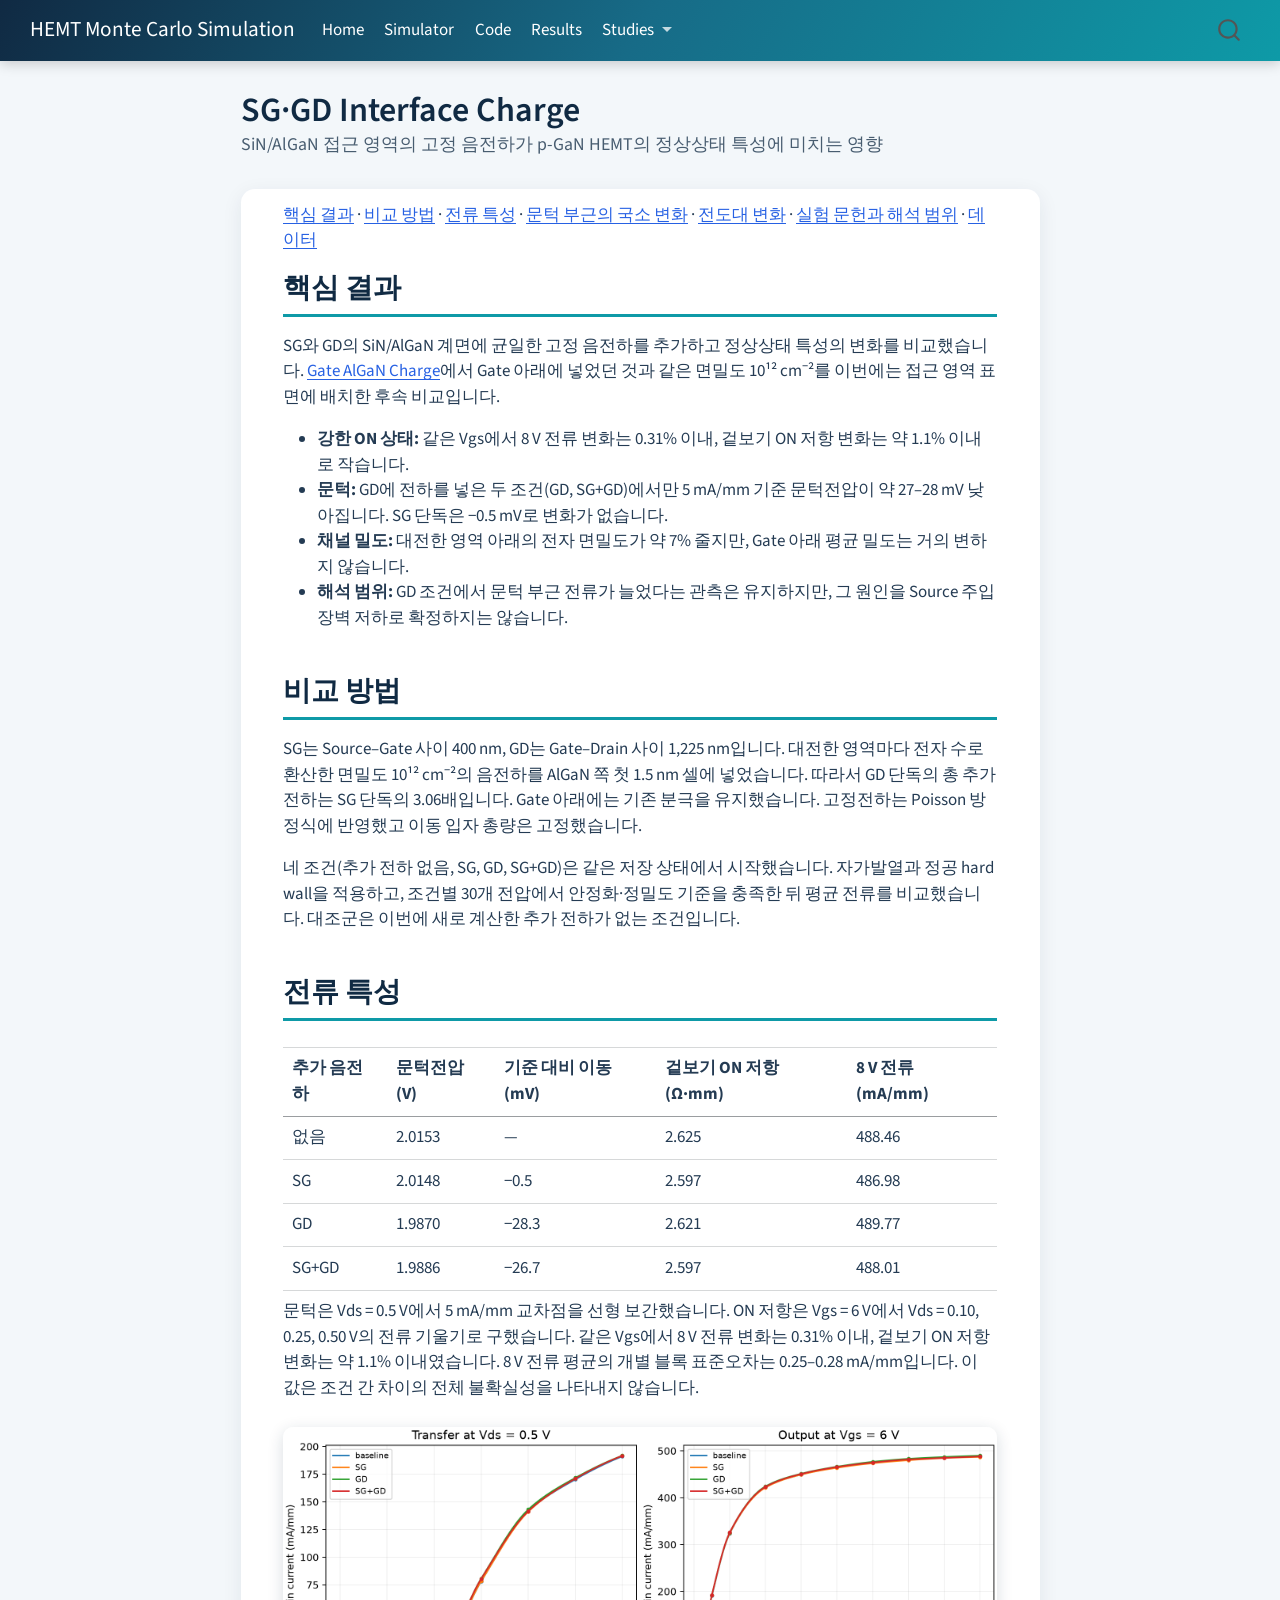
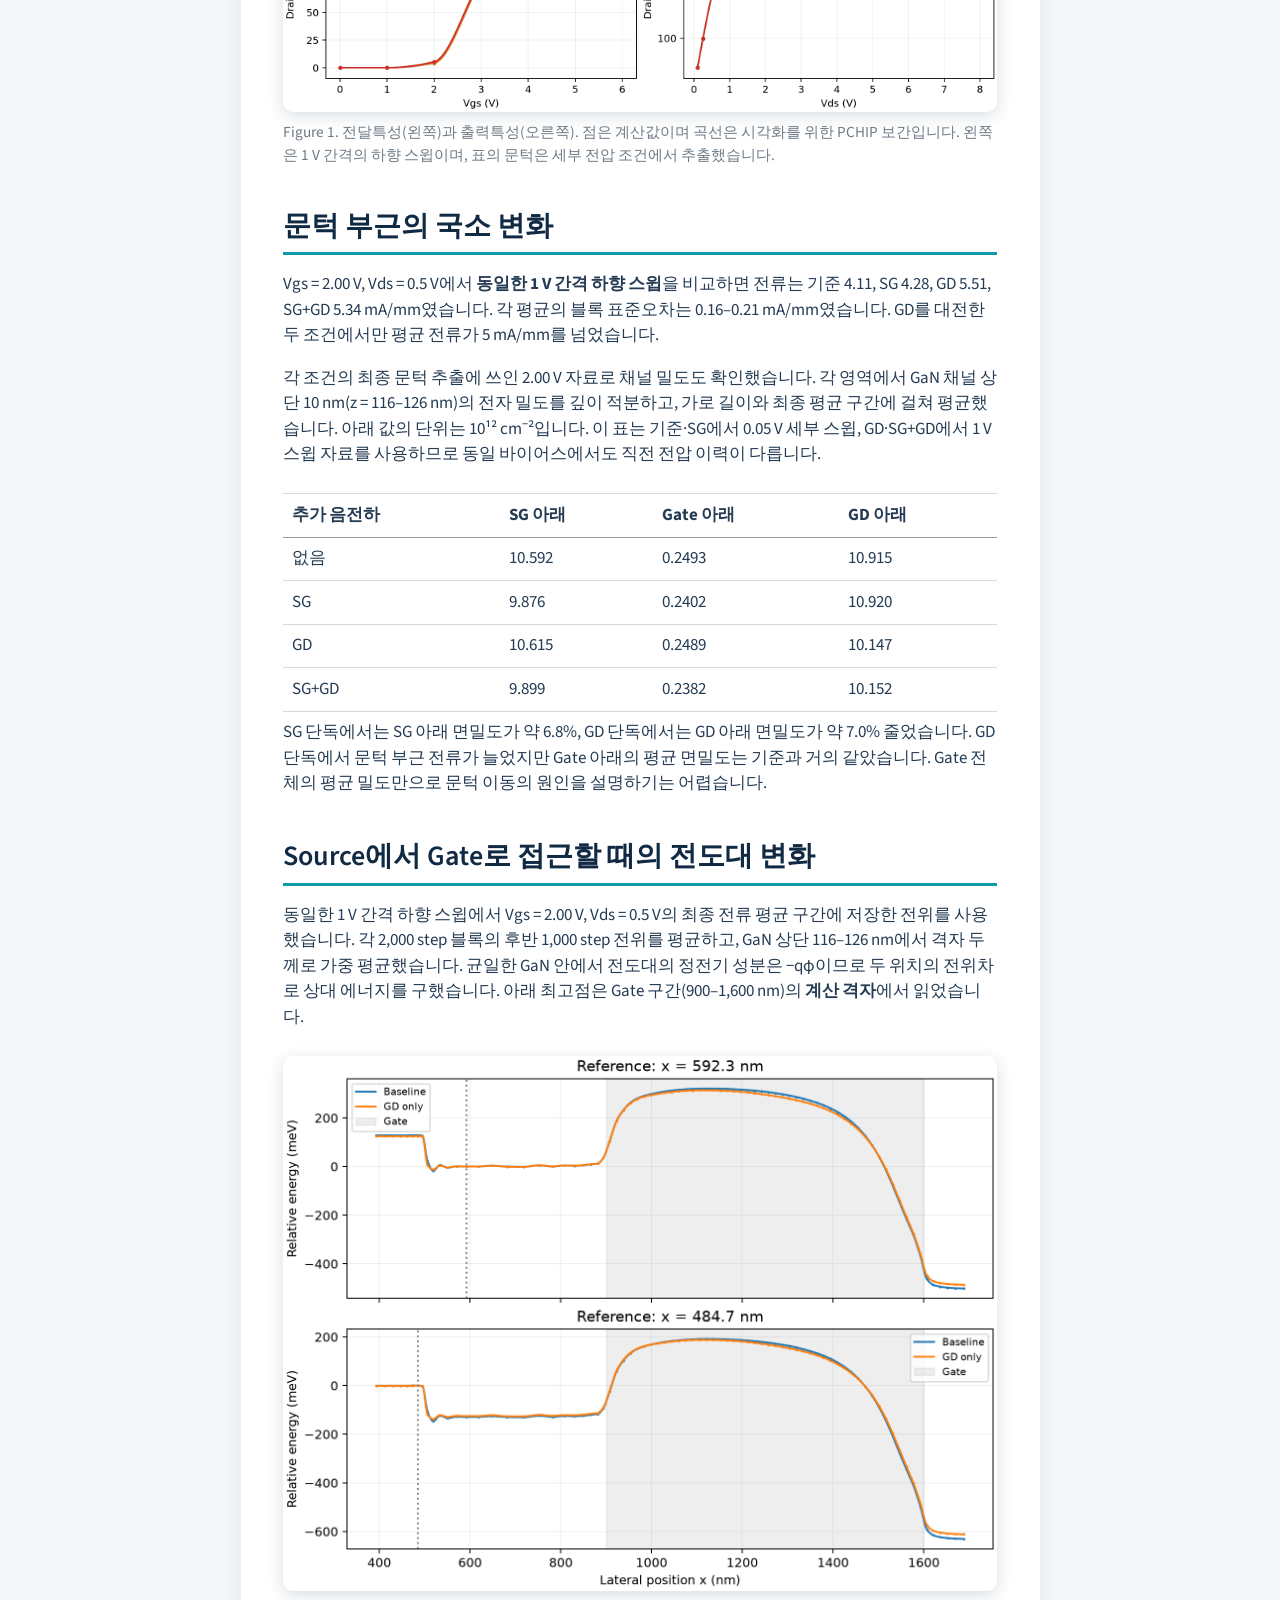
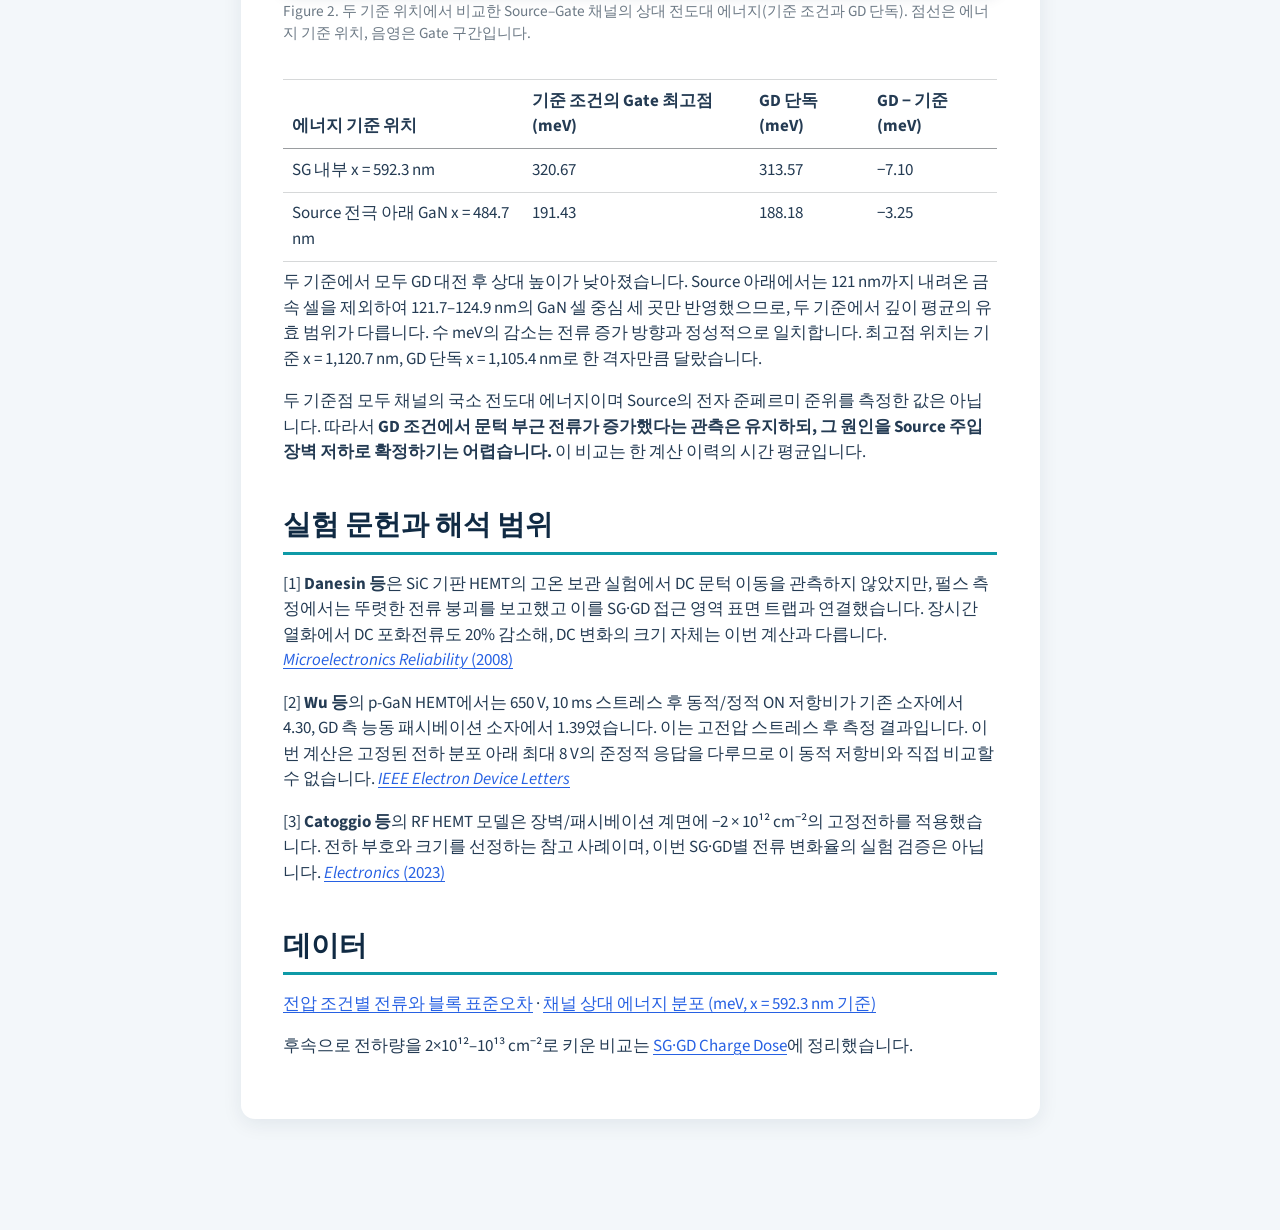
<file: docs/sg-gd-charge.html>
<!DOCTYPE html>
<html xmlns="http://www.w3.org/1999/xhtml" lang="ko" xml:lang="ko"><head>

<meta charset="utf-8">
<meta name="generator" content="quarto-1.10.18">

<meta name="viewport" content="width=device-width, initial-scale=1.0, user-scalable=yes">


<title>SG·GD Interface Charge – HEMT Monte Carlo Simulation</title>
<style>
/* Default styles provided by pandoc.
** See https://pandoc.org/MANUAL.html#variables-for-html for config info.
*/
span.smallcaps{font-variant: small-caps;}
div.columns{display: flex; gap: 1.5em;}
div.column{flex: auto;}
@media screen {
div.columns{gap: min(4vw, 1.5em);}
div.column{overflow-x: auto;}
}
div.hanging-indent{margin-left: 1.5em; text-indent: -1.5em;}
ul.task-list{list-style: none;}
ul.task-list li input[type="checkbox"] {
  width: 0.8em;
  margin: 0 0.8em 0.2em -1em; /* quarto-specific, see https://github.com/quarto-dev/quarto-cli/issues/4556 */ 
  vertical-align: middle;
}
</style>


<script src="site_libs/quarto-nav/quarto-nav.js"></script>
<script src="site_libs/quarto-nav/headroom.min.js"></script>
<script src="site_libs/clipboard/clipboard.min.js"></script>
<script src="site_libs/quarto-search/autocomplete.umd.js"></script>
<script src="site_libs/quarto-search/fuse.min.js"></script>
<script src="site_libs/quarto-search/quarto-search.js"></script>
<meta name="quarto:offset" content="./">
<link href="./images/favicon-v2.png" rel="icon" type="image/png">
<script src="site_libs/quarto-html/quarto.js" type="module"></script>
<script src="site_libs/quarto-html/tabsets/tabsets.js" type="module"></script>
<script src="site_libs/quarto-html/popper.min.js"></script>
<script src="site_libs/quarto-html/tippy.umd.min.js"></script>
<script src="site_libs/quarto-html/anchor.min.js"></script>
<link href="site_libs/quarto-html/tippy.css" rel="stylesheet">
<link href="site_libs/quarto-html/quarto-syntax-highlighting-64a204ab8560d761af7679ceaba22944.css" rel="stylesheet" id="quarto-text-highlighting-styles">
<script src="site_libs/bootstrap/bootstrap.min.js"></script>
<link href="site_libs/bootstrap/bootstrap-icons.css" rel="stylesheet">
<link href="site_libs/bootstrap/bootstrap-bb5ce4f09c3d713477d34b1921f208f7.min.css" rel="stylesheet" append-hash="true" id="quarto-bootstrap" data-mode="light">
<script id="quarto-search-options" type="application/json">{
  "location": "navbar",
  "copy-button": false,
  "collapse-after": 3,
  "panel-placement": "end",
  "type": "overlay",
  "limit": 50,
  "keyboard-shortcut": [
    "f",
    "/",
    "s"
  ],
  "show-item-context": false,
  "language": {
    "search-no-results-text": "일치 없음",
    "search-matching-documents-text": "일치된 문서",
    "search-copy-link-title": "검색 링크 복사",
    "search-hide-matches-text": "추가 검색 결과 숨기기",
    "search-more-match-text": "추가 검색결과",
    "search-more-matches-text": "추가 검색결과",
    "search-clear-button-title": "제거",
    "search-text-placeholder": "",
    "search-detached-cancel-button-title": "취소",
    "search-submit-button-title": "검색",
    "search-label": "검색"
  }
}</script>


<link rel="stylesheet" href="styles.css">
</head>

<body class="nav-fixed fullcontent quarto-light">

<div id="quarto-search-results"></div>
  <header id="quarto-header" class="headroom fixed-top quarto-banner">
    <nav class="navbar navbar-expand-lg " data-bs-theme="dark">
      <div class="navbar-container container-fluid">
      <div class="navbar-brand-container mx-auto">
    <a class="navbar-brand" href="./index.html">
    <span class="navbar-title">HEMT Monte Carlo Simulation</span>
    </a>
  </div>
            <div id="quarto-search" class="" title="검색"></div>
          <button class="navbar-toggler" type="button" data-bs-toggle="collapse" data-bs-target="#navbarCollapse" aria-controls="navbarCollapse" role="menu" aria-expanded="false" aria-label="탐색 전환" onclick="if (window.quartoToggleHeadroom) { window.quartoToggleHeadroom(); }">
  <span class="navbar-toggler-icon"></span>
</button>
          <div class="collapse navbar-collapse" id="navbarCollapse">
            <ul class="navbar-nav navbar-nav-scroll me-auto">
  <li class="nav-item">
    <a class="nav-link" href="./index.html"> 
<span class="menu-text">Home</span></a>
  </li>  
  <li class="nav-item">
    <a class="nav-link" href="./simulator.html"> 
<span class="menu-text">Simulator</span></a>
  </li>  
  <li class="nav-item">
    <a class="nav-link" href="./code.html"> 
<span class="menu-text">Code</span></a>
  </li>  
  <li class="nav-item">
    <a class="nav-link" href="./results.html"> 
<span class="menu-text">Results</span></a>
  </li>  
  <li class="nav-item dropdown ">
    <a class="nav-link dropdown-toggle" href="#" id="nav-menu-studies" role="link" data-bs-toggle="dropdown" aria-expanded="false">
 <span class="menu-text">Studies</span>
    </a>
    <ul class="dropdown-menu" aria-labelledby="nav-menu-studies">    
        <li>
    <a class="dropdown-item" href="./fixed-charge.html">
 <span class="dropdown-text">Fixed Charge — 고정 음전하 민감도</span></a>
  </li>  
        <li>
    <a class="dropdown-item" href="./gate-algan-charge.html">
 <span class="dropdown-text">Gate AlGaN Charge — 문턱·ON 저항</span></a>
  </li>  
        <li>
    <a class="dropdown-item" href="./sg-gd-charge.html">
 <span class="dropdown-text">SG·GD Interface Charge — 접근 영역 계면전하</span></a>
  </li>  
        <li>
    <a class="dropdown-item" href="./sg-gd-dose.html">
 <span class="dropdown-text">SG·GD Charge Dose — 전하량 민감도</span></a>
  </li>  
    </ul>
  </li>
</ul>
          </div> <!-- /navcollapse -->
            <div class="quarto-navbar-tools">
</div>
      </div> <!-- /container-fluid -->
    </nav>
</header>
<!-- content -->
<header id="title-block-header" class="quarto-title-block default page-columns page-full">
  <div class="quarto-title-banner page-columns page-full">
    <div class="quarto-title column-body">
      <h1 class="title">SG·GD Interface Charge</h1>
            <p class="subtitle lead">SiN/AlGaN 접근 영역의 고정 음전하가 p-GaN HEMT의 정상상태 특성에 미치는 영향</p>
                      </div>
  </div>
    
  
  <div class="quarto-title-meta">

      
    
      
    </div>
    
  
  </header><div id="quarto-content" class="quarto-container page-columns page-rows-contents page-layout-article page-navbar">
<!-- sidebar -->
<!-- margin-sidebar -->
    
<!-- main -->
<main class="content quarto-banner-title-block" id="quarto-document-content">





<nav aria-label="SG·GD Interface Charge 목차"><p><a href="#key-results">핵심 결과</a> · <a href="#method">비교 방법</a> · <a href="#iv">전류 특성</a> · <a href="#local">문턱 부근의 국소 변화</a> · <a href="#band">전도대 변화</a> · <a href="#literature">실험 문헌과 해석 범위</a> · <a href="#data">데이터</a></p></nav>

<section id="key-results" style="scroll-margin-top:90px"><h2 class="anchored">핵심 결과</h2><p>SG와 GD의 SiN/AlGaN 계면에 균일한 고정 음전하를 추가하고 정상상태 특성의 변화를 비교했습니다. <a href="gate-algan-charge.html">Gate AlGaN Charge</a>에서 Gate 아래에 넣었던 것과 같은 면밀도 10¹² cm⁻²를 이번에는 접근 영역 표면에 배치한 후속 비교입니다.</p><ul><li><strong>강한 ON 상태:</strong> 같은 Vgs에서 8 V 전류 변화는 0.31% 이내, 겉보기 ON 저항 변화는 약 1.1% 이내로 작습니다.</li><li><strong>문턱:</strong> GD에 전하를 넣은 두 조건(GD, SG+GD)에서만 5 mA/mm 기준 문턱전압이 약 27–28 mV 낮아집니다. SG 단독은 −0.5 mV로 변화가 없습니다.</li><li><strong>채널 밀도:</strong> 대전한 영역 아래의 전자 면밀도가 약 7% 줄지만, Gate 아래 평균 밀도는 거의 변하지 않습니다.</li><li><strong>해석 범위:</strong> GD 조건에서 문턱 부근 전류가 늘었다는 관측은 유지하지만, 그 원인을 Source 주입 장벽 저하로 확정하지는 않습니다.</li></ul></section>

<section id="method" style="scroll-margin-top:90px"><h2 class="anchored">비교 방법</h2><p>SG는 Source–Gate 사이 400 nm, GD는 Gate–Drain 사이 1,225 nm입니다. 대전한 영역마다 전자 수로 환산한 면밀도 10¹² cm⁻²의 음전하를 AlGaN 쪽 첫 1.5 nm 셀에 넣었습니다. 따라서 GD 단독의 총 추가 전하는 SG 단독의 3.06배입니다. Gate 아래에는 기존 분극을 유지했습니다. 고정전하는 Poisson 방정식에 반영했고 이동 입자 총량은 고정했습니다.</p><p>네 조건(추가 전하 없음, SG, GD, SG+GD)은 같은 저장 상태에서 시작했습니다. 자가발열과 정공 hard wall을 적용하고, 조건별 30개 전압에서 안정화·정밀도 기준을 충족한 뒤 평균 전류를 비교했습니다. 대조군은 이번에 새로 계산한 추가 전하가 없는 조건입니다.</p></section>

<section id="iv" style="scroll-margin-top:90px"><h2 class="anchored">전류 특성</h2><div style="overflow-x:auto">
<table class="table caption-top">
<thead>
<tr class="header">
<th data-quarto-table-cell-role="th">추가 음전하</th>
<th data-quarto-table-cell-role="th">문턱전압 (V)</th>
<th data-quarto-table-cell-role="th">기준 대비 이동 (mV)</th>
<th data-quarto-table-cell-role="th">겉보기 ON 저항 (Ω·mm)</th>
<th data-quarto-table-cell-role="th">8 V 전류 (mA/mm)</th>
</tr>
</thead>
<tbody>
<tr class="odd">
<td>없음</td>
<td>2.0153</td>
<td>—</td>
<td>2.625</td>
<td>488.46</td>
</tr>
<tr class="even">
<td>SG</td>
<td>2.0148</td>
<td>−0.5</td>
<td>2.597</td>
<td>486.98</td>
</tr>
<tr class="odd">
<td>GD</td>
<td>1.9870</td>
<td>−28.3</td>
<td>2.621</td>
<td>489.77</td>
</tr>
<tr class="even">
<td>SG+GD</td>
<td>1.9886</td>
<td>−26.7</td>
<td>2.597</td>
<td>488.01</td>
</tr>
</tbody>
</table>
</div><p>문턱은 Vds = 0.5 V에서 5 mA/mm 교차점을 선형 보간했습니다. ON 저항은 Vgs = 6 V에서 Vds = 0.10, 0.25, 0.50 V의 전류 기울기로 구했습니다. 같은 Vgs에서 8 V 전류 변화는 0.31% 이내, 겉보기 ON 저항 변화는 약 1.1% 이내였습니다. 8 V 전류 평균의 개별 블록 표준오차는 0.25–0.28 mA/mm입니다. 이 값은 조건 간 차이의 전체 불확실성을 나타내지 않습니다.</p><figure class="figure" style="display:block;margin:1.5rem 0"><a href="images/sg-gd/iv.png"><img class="img-fluid figure-img" style="width:100%;height:auto" width="1800" height="720" src="images/sg-gd/iv.png" alt="네 조건의 전달특성과 출력특성"></a><figcaption class="figure-caption">Figure 1. 전달특성(왼쪽)과 출력특성(오른쪽). 점은 계산값이며 곡선은 시각화를 위한 PCHIP 보간입니다. 왼쪽은 1 V 간격의 하향 스윕이며, 표의 문턱은 세부 전압 조건에서 추출했습니다.</figcaption></figure></section>

<section id="local" style="scroll-margin-top:90px"><h2 class="anchored">문턱 부근의 국소 변화</h2><p>Vgs = 2.00 V, Vds = 0.5 V에서 <strong>동일한 1 V 간격 하향 스윕</strong>을 비교하면 전류는 기준 4.11, SG 4.28, GD 5.51, SG+GD 5.34 mA/mm였습니다. 각 평균의 블록 표준오차는 0.16–0.21 mA/mm였습니다. GD를 대전한 두 조건에서만 평균 전류가 5 mA/mm를 넘었습니다.</p><p>각 조건의 최종 문턱 추출에 쓰인 2.00 V 자료로 채널 밀도도 확인했습니다. 각 영역에서 GaN 채널 상단 10 nm(z = 116–126 nm)의 전자 밀도를 깊이 적분하고, 가로 길이와 최종 평균 구간에 걸쳐 평균했습니다. 아래 값의 단위는 10¹² cm⁻²입니다. 이 표는 기준·SG에서 0.05 V 세부 스윕, GD·SG+GD에서 1 V 스윕 자료를 사용하므로 동일 바이어스에서도 직전 전압 이력이 다릅니다.</p><div style="overflow-x:auto">
<table class="table caption-top">
<thead>
<tr class="header">
<th data-quarto-table-cell-role="th">추가 음전하</th>
<th data-quarto-table-cell-role="th">SG 아래</th>
<th data-quarto-table-cell-role="th">Gate 아래</th>
<th data-quarto-table-cell-role="th">GD 아래</th>
</tr>
</thead>
<tbody>
<tr class="odd">
<td>없음</td>
<td>10.592</td>
<td>0.2493</td>
<td>10.915</td>
</tr>
<tr class="even">
<td>SG</td>
<td>9.876</td>
<td>0.2402</td>
<td>10.920</td>
</tr>
<tr class="odd">
<td>GD</td>
<td>10.615</td>
<td>0.2489</td>
<td>10.147</td>
</tr>
<tr class="even">
<td>SG+GD</td>
<td>9.899</td>
<td>0.2382</td>
<td>10.152</td>
</tr>
</tbody>
</table>
</div><p>SG 단독에서는 SG 아래 면밀도가 약 6.8%, GD 단독에서는 GD 아래 면밀도가 약 7.0% 줄었습니다. GD 단독에서 문턱 부근 전류가 늘었지만 Gate 아래의 평균 면밀도는 기준과 거의 같았습니다. Gate 전체의 평균 밀도만으로 문턱 이동의 원인을 설명하기는 어렵습니다.</p></section>

<section id="band" style="scroll-margin-top:90px"><h2 class="anchored">Source에서 Gate로 접근할 때의 전도대 변화</h2><p>동일한 1 V 간격 하향 스윕에서 Vgs = 2.00 V, Vds = 0.5 V의 최종 전류 평균 구간에 저장한 전위를 사용했습니다. 각 2,000 step 블록의 후반 1,000 step 전위를 평균하고, GaN 상단 116–126 nm에서 격자 두께로 가중 평균했습니다. 균일한 GaN 안에서 전도대의 정전기 성분은 −qφ이므로 두 위치의 전위차로 상대 에너지를 구했습니다. 아래 최고점은 Gate 구간(900–1,600 nm)의 <strong>계산 격자</strong>에서 읽었습니다.</p><figure class="figure" style="display:block;margin:1.5rem 0"><a href="images/sg-gd/barrier.png"><img class="img-fluid figure-img" style="width:100%;height:auto" loading="lazy" width="1440" height="1080" src="images/sg-gd/barrier.png" alt="두 기준 위치에서 비교한 Source–Gate 채널 전도대"></a><figcaption class="figure-caption">Figure 2. 두 기준 위치에서 비교한 Source–Gate 채널의 상대 전도대 에너지(기준 조건과 GD 단독). 점선은 에너지 기준 위치, 음영은 Gate 구간입니다.</figcaption></figure><div style="overflow-x:auto">
<table class="table caption-top">
<thead>
<tr class="header">
<th data-quarto-table-cell-role="th">에너지 기준 위치</th>
<th data-quarto-table-cell-role="th">기준 조건의 Gate 최고점 (meV)</th>
<th data-quarto-table-cell-role="th">GD 단독 (meV)</th>
<th data-quarto-table-cell-role="th">GD − 기준 (meV)</th>
</tr>
</thead>
<tbody>
<tr class="odd">
<td>SG 내부 x = 592.3 nm</td>
<td>320.67</td>
<td>313.57</td>
<td>−7.10</td>
</tr>
<tr class="even">
<td>Source 전극 아래 GaN x = 484.7 nm</td>
<td>191.43</td>
<td>188.18</td>
<td>−3.25</td>
</tr>
</tbody>
</table>
</div><p>두 기준에서 모두 GD 대전 후 상대 높이가 낮아졌습니다. Source 아래에서는 121 nm까지 내려온 금속 셀을 제외하여 121.7–124.9 nm의 GaN 셀 중심 세 곳만 반영했으므로, 두 기준에서 깊이 평균의 유효 범위가 다릅니다. 수 meV의 감소는 전류 증가 방향과 정성적으로 일치합니다. 최고점 위치는 기준 x = 1,120.7 nm, GD 단독 x = 1,105.4 nm로 한 격자만큼 달랐습니다.</p><p>두 기준점 모두 채널의 국소 전도대 에너지이며 Source의 전자 준페르미 준위를 측정한 값은 아닙니다. 따라서 <strong>GD 조건에서 문턱 부근 전류가 증가했다는 관측은 유지하되, 그 원인을 Source 주입 장벽 저하로 확정하기는 어렵습니다.</strong> 이 비교는 한 계산 이력의 시간 평균입니다.</p></section>

<section id="literature" style="scroll-margin-top:90px"><h2 class="anchored">실험 문헌과 해석 범위</h2><p id="ref1">[1] <strong>Danesin 등</strong>은 SiC 기판 HEMT의 고온 보관 실험에서 DC 문턱 이동을 관측하지 않았지만, 펄스 측정에서는 뚜렷한 전류 붕괴를 보고했고 이를 SG·GD 접근 영역 표면 트랩과 연결했습니다. 장시간 열화에서 DC 포화전류도 20% 감소해, DC 변화의 크기 자체는 이번 계산과 다릅니다. <a href="https://www.sciencedirect.com/science/article/abs/pii/S002627140800231X"><em>Microelectronics Reliability</em> (2008)</a></p><p id="ref2">[2] <strong>Wu 등</strong>의 p-GaN HEMT에서는 650 V, 10 ms 스트레스 후 동적/정적 ON 저항비가 기존 소자에서 4.30, GD 측 능동 패시베이션 소자에서 1.39였습니다. 이는 고전압 스트레스 후 측정 결과입니다. 이번 계산은 고정된 전하 분포 아래 최대 8 V의 준정적 응답을 다루므로 이 동적 저항비와 직접 비교할 수 없습니다. <a href="https://ieeexplore.ieee.org/document/9950512/"><em>IEEE Electron Device Letters</em></a></p><p id="ref3">[3] <strong>Catoggio 등</strong>의 RF HEMT 모델은 장벽/패시베이션 계면에 −2 × 10¹² cm⁻²의 고정전하를 적용했습니다. 전하 부호와 크기를 선정하는 참고 사례이며, 이번 SG·GD별 전류 변화율의 실험 검증은 아닙니다. <a href="https://www.mdpi.com/2079-9292/12/11/2457"><em>Electronics</em> (2023)</a></p></section>

<section id="data" style="scroll-margin-top:90px"><h2 class="anchored">데이터</h2><p><a href="data/sg-gd/iv.csv">전압 조건별 전류와 블록 표준오차</a> · <a href="data/sg-gd/channel-profile.csv">채널 상대 에너지 분포 (meV, x = 592.3 nm 기준)</a></p><p>후속으로 전하량을 2×10¹²–10¹³ cm⁻²로 키운 비교는 <a href="sg-gd-dose.html">SG·GD Charge Dose</a>에 정리했습니다.</p></section>



</main> <!-- /main -->
<script id="quarto-html-after-body" type="application/javascript">
  window.document.addEventListener("DOMContentLoaded", function (event) {
    const icon = "";
    const anchorJS = new window.AnchorJS();
    anchorJS.options = {
      placement: 'right',
      icon: icon
    };
    anchorJS.add('.anchored');
    const isCodeAnnotation = (el) => {
      for (const clz of el.classList) {
        if (clz.startsWith('code-annotation-')) {                     
          return true;
        }
      }
      return false;
    }
    const onCopySuccess = function(e) {
      // button target
      const button = e.trigger;
      // don't keep focus
      button.blur();
      // flash "checked"
      button.classList.add('code-copy-button-checked');
      var currentTitle = button.getAttribute("title");
      button.setAttribute("title", "복사완료!");
      let tooltip;
      if (window.bootstrap) {
        button.setAttribute("data-bs-toggle", "tooltip");
        button.setAttribute("data-bs-placement", "left");
        button.setAttribute("data-bs-title", "복사완료!");
        tooltip = new bootstrap.Tooltip(button, 
          { trigger: "manual", 
            customClass: "code-copy-button-tooltip",
            offset: [0, -8]});
        tooltip.show();    
      }
      setTimeout(function() {
        if (tooltip) {
          tooltip.hide();
          button.removeAttribute("data-bs-title");
          button.removeAttribute("data-bs-toggle");
          button.removeAttribute("data-bs-placement");
        }
        button.setAttribute("title", currentTitle);
        button.classList.remove('code-copy-button-checked');
      }, 1000);
      // clear code selection
      e.clearSelection();
    }
    const getTextToCopy = function(trigger) {
      const outerScaffold = trigger.parentElement.cloneNode(true);
      const codeEl = outerScaffold.querySelector('code');
      for (const childEl of codeEl.children) {
        if (isCodeAnnotation(childEl)) {
          childEl.remove();
        }
      }
      return codeEl.innerText;
    }
    const clipboard = new window.ClipboardJS('.code-copy-button:not([data-in-quarto-modal])', {
      text: getTextToCopy
    });
    clipboard.on('success', onCopySuccess);
    if (window.document.getElementById('quarto-embedded-source-code-modal')) {
      const clipboardModal = new window.ClipboardJS('.code-copy-button[data-in-quarto-modal]', {
        text: getTextToCopy,
        container: window.document.getElementById('quarto-embedded-source-code-modal')
      });
      clipboardModal.on('success', onCopySuccess);
    }
      var localhostRegex = new RegExp(/^(?:http|https):\/\/localhost\:?[0-9]*\//);
      var mailtoRegex = new RegExp(/^mailto:/);
        var filterRegex = new RegExp('/' + window.location.host + '/');
      var isInternal = (href) => {
          return filterRegex.test(href) || localhostRegex.test(href) || mailtoRegex.test(href);
      }
      // Inspect non-navigation links and adorn them if external
     var links = window.document.querySelectorAll('a[href]:not(.nav-link):not(.navbar-brand):not(.toc-action):not(.sidebar-link):not(.sidebar-item-toggle):not(.pagination-link):not(.no-external):not([aria-hidden]):not(.dropdown-item):not(.quarto-navigation-tool):not(.about-link)');
      for (var i=0; i<links.length; i++) {
        const link = links[i];
        if (!isInternal(link.href)) {
          // undo the damage that might have been done by quarto-nav.js in the case of
          // links that we want to consider external
          if (link.dataset.originalHref !== undefined) {
            link.href = link.dataset.originalHref;
          }
        }
      }
    function tippyHover(el, contentFn, onTriggerFn, onUntriggerFn) {
      const config = {
        allowHTML: true,
        maxWidth: 500,
        delay: 100,
        arrow: false,
        appendTo: function(el) {
            return el.parentElement;
        },
        interactive: true,
        interactiveBorder: 10,
        theme: 'quarto',
        placement: 'bottom-start',
      };
      if (contentFn) {
        config.content = contentFn;
      }
      if (onTriggerFn) {
        config.onTrigger = onTriggerFn;
      }
      if (onUntriggerFn) {
        config.onUntrigger = onUntriggerFn;
      }
      window.tippy(el, config); 
    }
    const noterefs = window.document.querySelectorAll('a[role="doc-noteref"]');
    for (var i=0; i<noterefs.length; i++) {
      const ref = noterefs[i];
      tippyHover(ref, function() {
        // use id or data attribute instead here
        let href = ref.getAttribute('data-footnote-href') || ref.getAttribute('href');
        try { href = new URL(href).hash; } catch {}
        const id = href.replace(/^#\/?/, "");
        const note = window.document.getElementById(id);
        if (note) {
          return note.innerHTML;
        } else {
          return "";
        }
      });
    }
    const xrefs = window.document.querySelectorAll('a.quarto-xref');
    const processXRef = (id, note) => {
      // Strip column container classes
      const stripColumnClz = (el) => {
        el.classList.remove("page-full", "page-columns");
        if (el.children) {
          for (const child of el.children) {
            stripColumnClz(child);
          }
        }
      }
      stripColumnClz(note)
      if (id === null || id.startsWith('sec-')) {
        // Special case sections, only their first couple elements
        const container = document.createElement("div");
        if (note.children && note.children.length > 2) {
          container.appendChild(note.children[0].cloneNode(true));
          for (let i = 1; i < note.children.length; i++) {
            const child = note.children[i];
            if (child.tagName === "P" && child.innerText === "") {
              continue;
            } else {
              container.appendChild(child.cloneNode(true));
              break;
            }
          }
          if (window.Quarto?.typesetMath) {
            window.Quarto.typesetMath(container);
          }
          return container.innerHTML
        } else {
          if (window.Quarto?.typesetMath) {
            window.Quarto.typesetMath(note);
          }
          return note.innerHTML;
        }
      } else {
        // Remove any anchor links if they are present
        const anchorLink = note.querySelector('a.anchorjs-link');
        if (anchorLink) {
          anchorLink.remove();
        }
        if (window.Quarto?.typesetMath) {
          window.Quarto.typesetMath(note);
        }
        if (note.classList.contains("callout")) {
          return note.outerHTML;
        } else {
          return note.innerHTML;
        }
      }
    }
    for (var i=0; i<xrefs.length; i++) {
      const xref = xrefs[i];
      tippyHover(xref, undefined, function(instance) {
        instance.disable();
        let url = xref.getAttribute('href');
        let hash = undefined; 
        if (url.startsWith('#')) {
          hash = url;
        } else {
          try { hash = new URL(url).hash; } catch {}
        }
        if (hash) {
          const id = hash.replace(/^#\/?/, "");
          const note = window.document.getElementById(id);
          if (note !== null) {
            try {
              const html = processXRef(id, note.cloneNode(true));
              instance.setContent(html);
            } finally {
              instance.enable();
              instance.show();
            }
          } else {
            // See if we can fetch this
            fetch(url.split('#')[0])
            .then(res => res.text())
            .then(html => {
              const parser = new DOMParser();
              const htmlDoc = parser.parseFromString(html, "text/html");
              const note = htmlDoc.getElementById(id);
              if (note !== null) {
                const html = processXRef(id, note);
                instance.setContent(html);
              } 
            }).finally(() => {
              instance.enable();
              instance.show();
            });
          }
        } else {
          // See if we can fetch a full url (with no hash to target)
          // This is a special case and we should probably do some content thinning / targeting
          fetch(url)
          .then(res => res.text())
          .then(html => {
            const parser = new DOMParser();
            const htmlDoc = parser.parseFromString(html, "text/html");
            const note = htmlDoc.querySelector('main.content');
            if (note !== null) {
              // This should only happen for chapter cross references
              // (since there is no id in the URL)
              // remove the first header
              if (note.children.length > 0 && note.children[0].tagName === "HEADER") {
                note.children[0].remove();
              }
              const html = processXRef(null, note);
              instance.setContent(html);
            } 
          }).finally(() => {
            instance.enable();
            instance.show();
          });
        }
      }, function(instance) {
      });
    }
        let selectedAnnoteEl;
        const selectorForAnnotation = ( cell, annotation) => {
          let cellAttr = 'data-code-cell="' + cell + '"';
          let lineAttr = 'data-code-annotation="' +  annotation + '"';
          const selector = 'span[' + cellAttr + '][' + lineAttr + ']';
          return selector;
        }
        const selectCodeLines = (annoteEl) => {
          const doc = window.document;
          const targetCell = annoteEl.getAttribute("data-target-cell");
          const targetAnnotation = annoteEl.getAttribute("data-target-annotation");
          const annoteSpan = window.document.querySelector(selectorForAnnotation(targetCell, targetAnnotation));
          const lines = annoteSpan.getAttribute("data-code-lines").split(",");
          const lineIds = lines.map((line) => {
            return targetCell + "-" + line;
          })
          let top = null;
          let height = null;
          let parent = null;
          if (lineIds.length > 0) {
              //compute the position of the single el (top and bottom and make a div)
              const el = window.document.getElementById(lineIds[0]);
              top = el.offsetTop;
              height = el.offsetHeight;
              parent = el.parentElement.parentElement;
            if (lineIds.length > 1) {
              const lastEl = window.document.getElementById(lineIds[lineIds.length - 1]);
              const bottom = lastEl.offsetTop + lastEl.offsetHeight;
              height = bottom - top;
            }
            if (top !== null && height !== null && parent !== null) {
              // cook up a div (if necessary) and position it 
              let div = window.document.getElementById("code-annotation-line-highlight");
              if (div === null) {
                div = window.document.createElement("div");
                div.setAttribute("id", "code-annotation-line-highlight");
                div.style.position = 'absolute';
                parent.appendChild(div);
              }
              div.style.top = top - 2 + "px";
              div.style.height = height + 4 + "px";
              div.style.left = 0;
              let gutterDiv = window.document.getElementById("code-annotation-line-highlight-gutter");
              if (gutterDiv === null) {
                gutterDiv = window.document.createElement("div");
                gutterDiv.setAttribute("id", "code-annotation-line-highlight-gutter");
                gutterDiv.style.position = 'absolute';
                const codeCell = window.document.getElementById(targetCell);
                const gutter = codeCell.querySelector('.code-annotation-gutter');
                gutter.appendChild(gutterDiv);
              }
              gutterDiv.style.top = top - 2 + "px";
              gutterDiv.style.height = height + 4 + "px";
            }
            selectedAnnoteEl = annoteEl;
          }
        };
        const unselectCodeLines = () => {
          const elementsIds = ["code-annotation-line-highlight", "code-annotation-line-highlight-gutter"];
          elementsIds.forEach((elId) => {
            const div = window.document.getElementById(elId);
            if (div) {
              div.remove();
            }
          });
          selectedAnnoteEl = undefined;
        };
          // Handle positioning of the toggle
      window.addEventListener(
        "resize",
        throttle(() => {
          elRect = undefined;
          if (selectedAnnoteEl) {
            selectCodeLines(selectedAnnoteEl);
          }
        }, 10)
      );
      function throttle(fn, ms) {
      let throttle = false;
      let timer;
        return (...args) => {
          if(!throttle) { // first call gets through
              fn.apply(this, args);
              throttle = true;
          } else { // all the others get throttled
              if(timer) clearTimeout(timer); // cancel #2
              timer = setTimeout(() => {
                fn.apply(this, args);
                timer = throttle = false;
              }, ms);
          }
        };
      }
        // Attach click handler to the DT
        const annoteDls = window.document.querySelectorAll('dt[data-target-cell]');
        for (const annoteDlNode of annoteDls) {
          annoteDlNode.addEventListener('click', (event) => {
            const clickedEl = event.target;
            if (clickedEl !== selectedAnnoteEl) {
              unselectCodeLines();
              const activeEl = window.document.querySelector('dt[data-target-cell].code-annotation-active');
              if (activeEl) {
                activeEl.classList.remove('code-annotation-active');
              }
              selectCodeLines(clickedEl);
              clickedEl.classList.add('code-annotation-active');
            } else {
              // Unselect the line
              unselectCodeLines();
              clickedEl.classList.remove('code-annotation-active');
            }
          });
        }
    const findCites = (el) => {
      const parentEl = el.parentElement;
      if (parentEl) {
        const cites = parentEl.dataset.cites;
        if (cites) {
          return {
            el,
            cites: cites.split(' ')
          };
        } else {
          return findCites(el.parentElement)
        }
      } else {
        return undefined;
      }
    };
    var bibliorefs = window.document.querySelectorAll('a[role="doc-biblioref"]');
    for (var i=0; i<bibliorefs.length; i++) {
      const ref = bibliorefs[i];
      const citeInfo = findCites(ref);
      if (citeInfo) {
        tippyHover(citeInfo.el, function() {
          var popup = window.document.createElement('div');
          citeInfo.cites.forEach(function(cite) {
            var citeDiv = window.document.createElement('div');
            citeDiv.classList.add('hanging-indent');
            citeDiv.classList.add('csl-entry');
            var biblioDiv = window.document.getElementById('ref-' + cite);
            if (biblioDiv) {
              citeDiv.innerHTML = biblioDiv.innerHTML;
            }
            popup.appendChild(citeDiv);
          });
          return popup.innerHTML;
        });
      }
    }
  });
  </script>
</div> <!-- /content -->




</body></html>
</file>
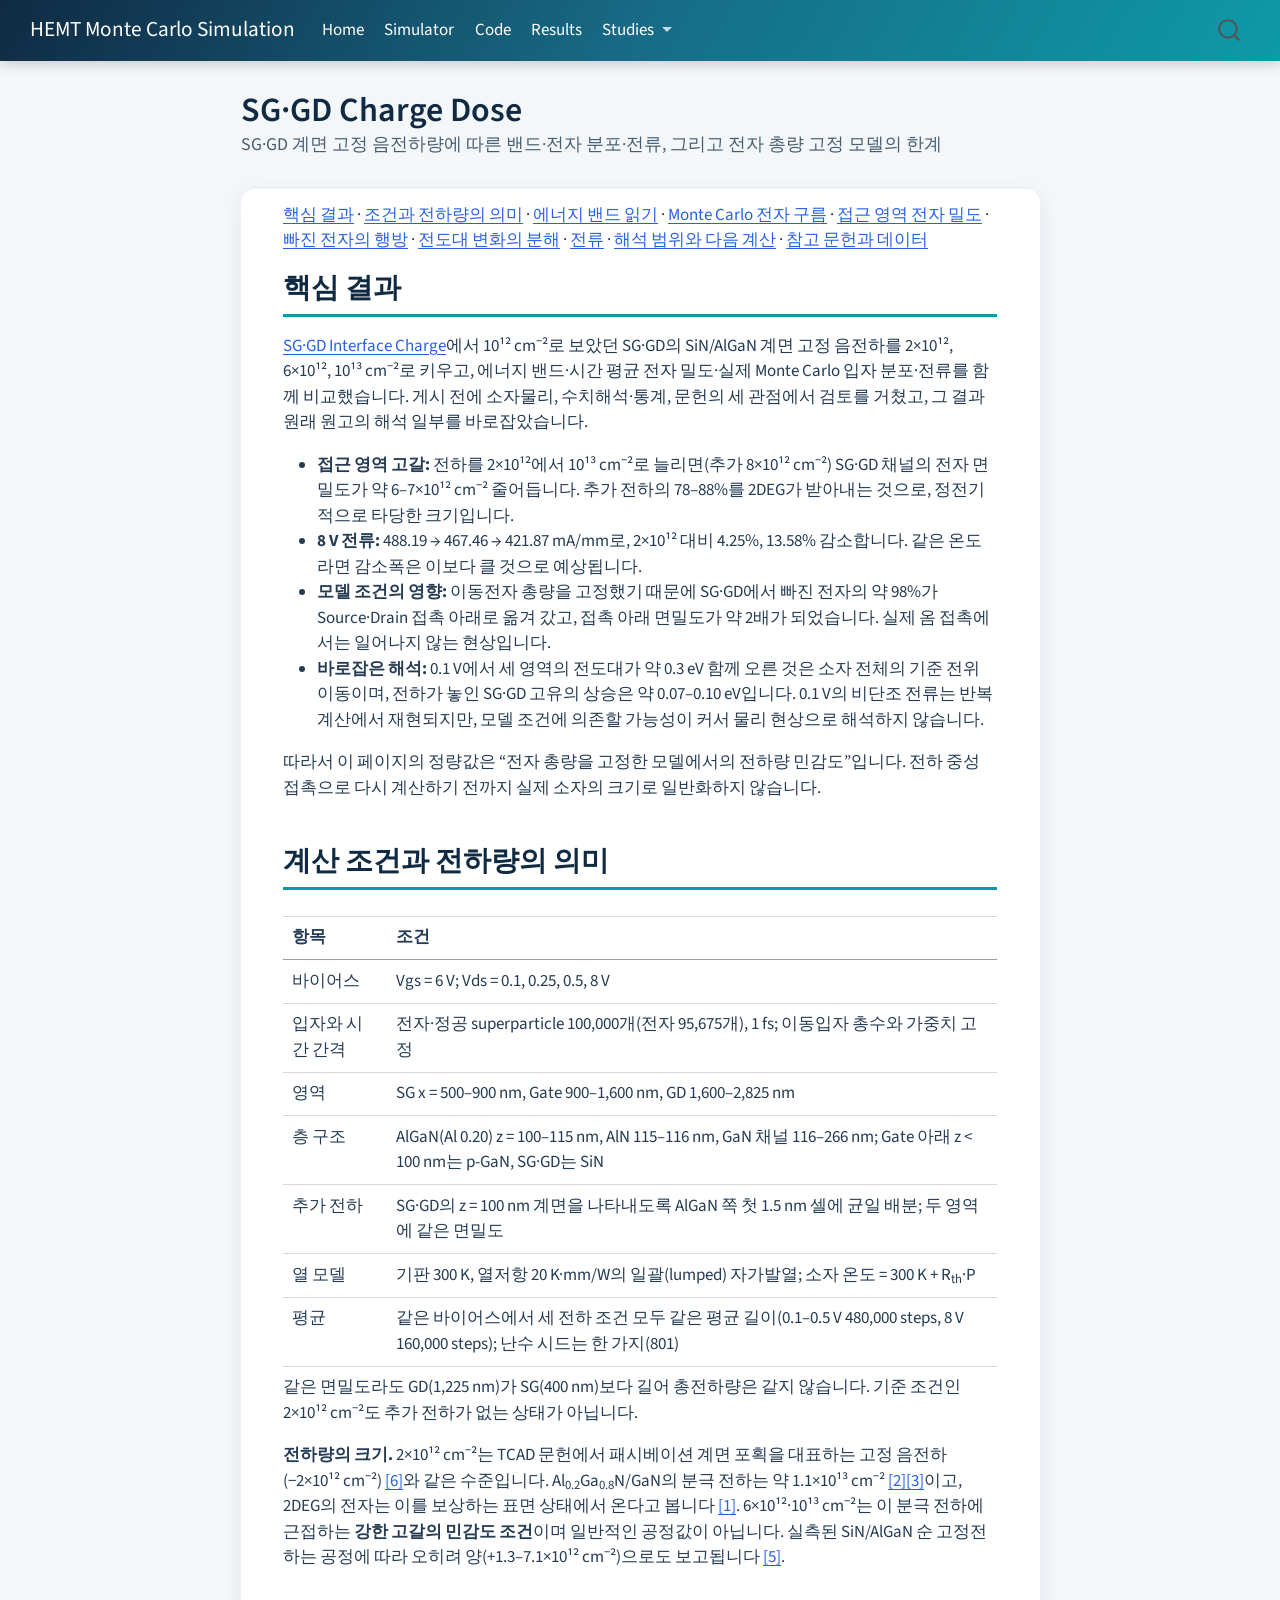
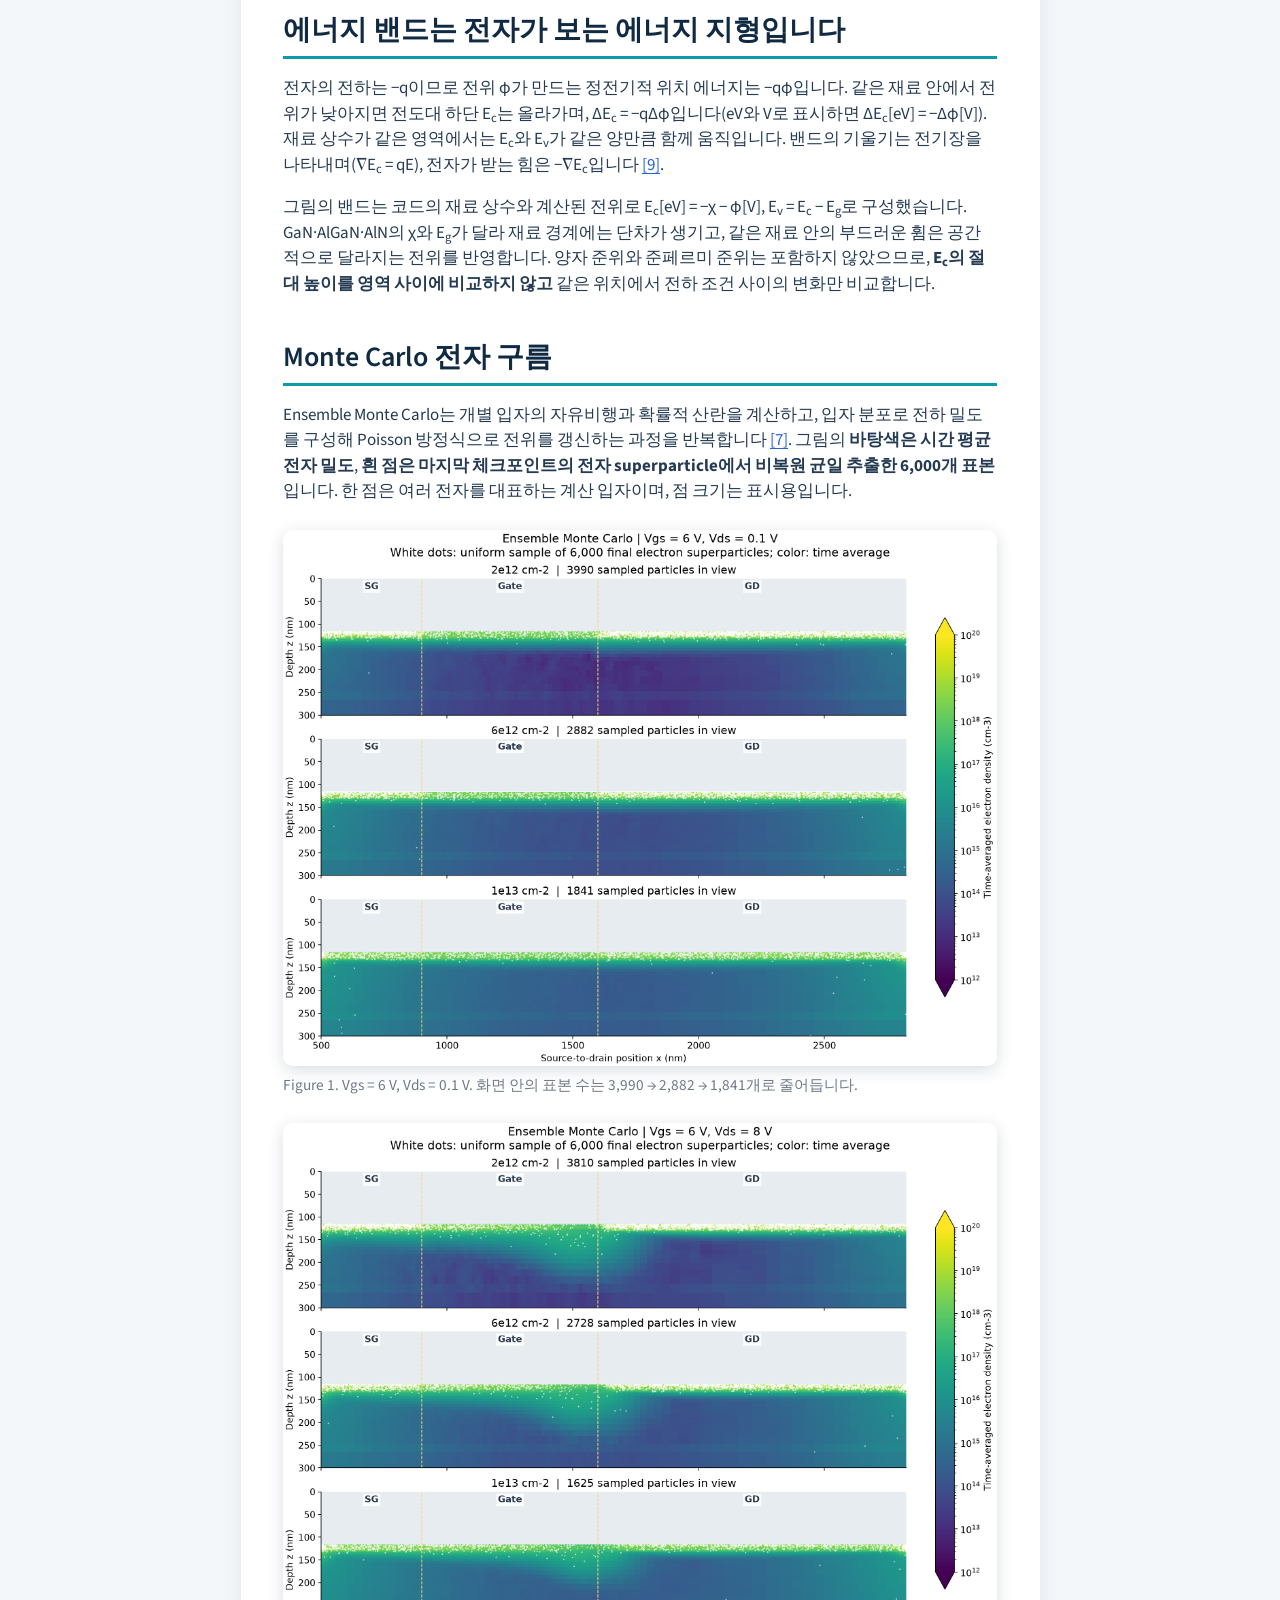
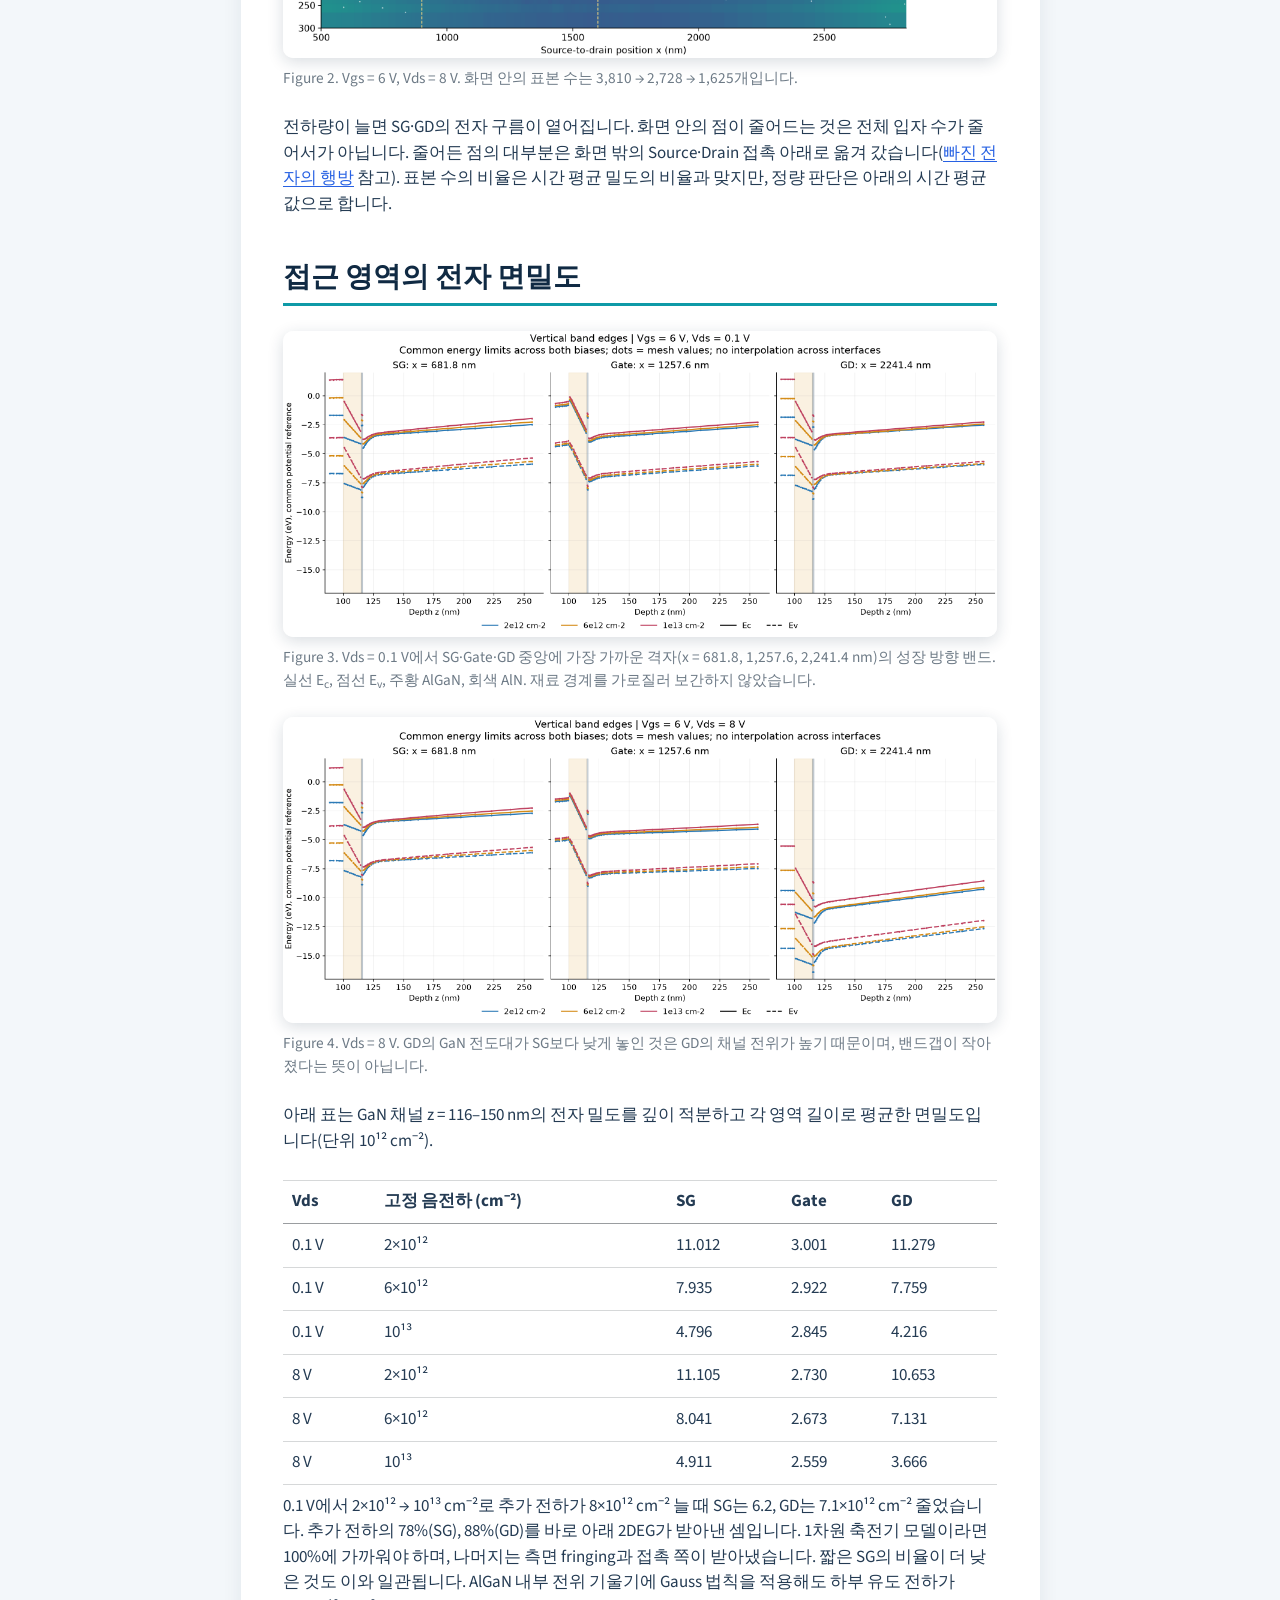
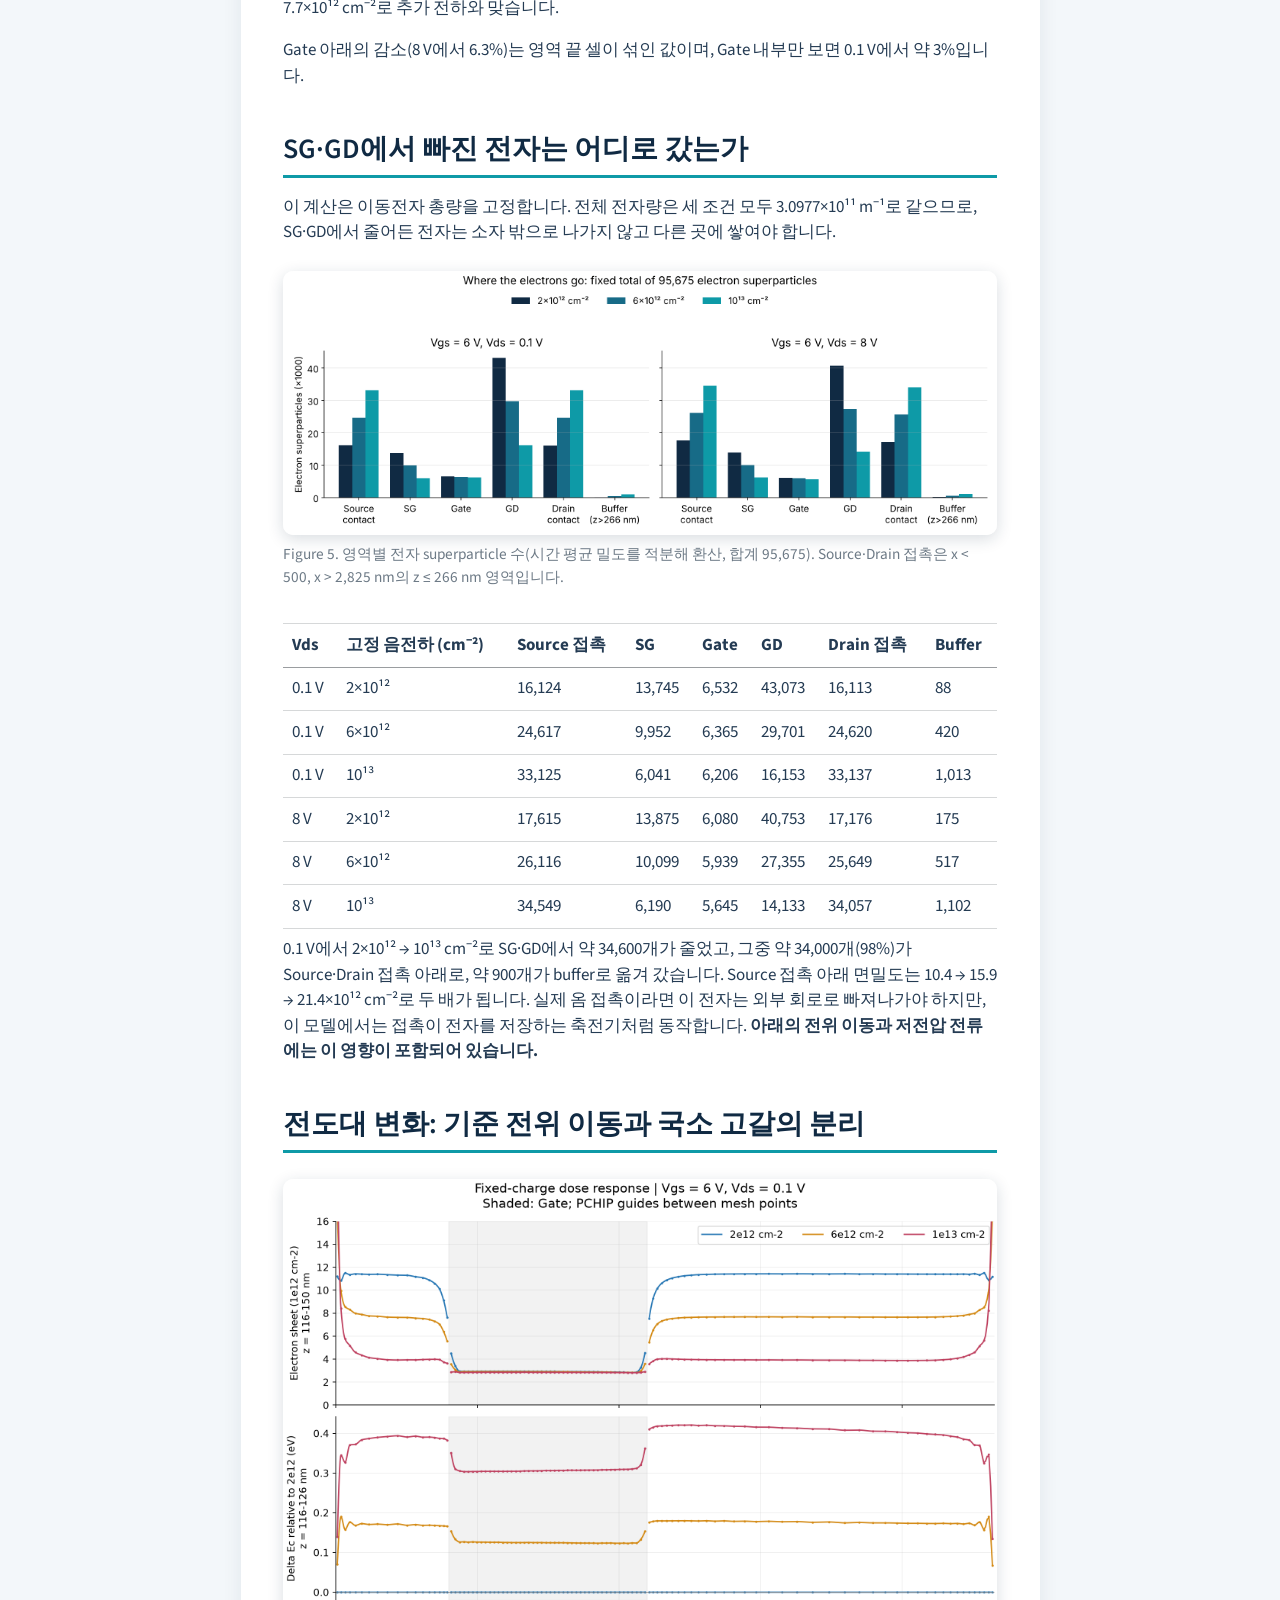
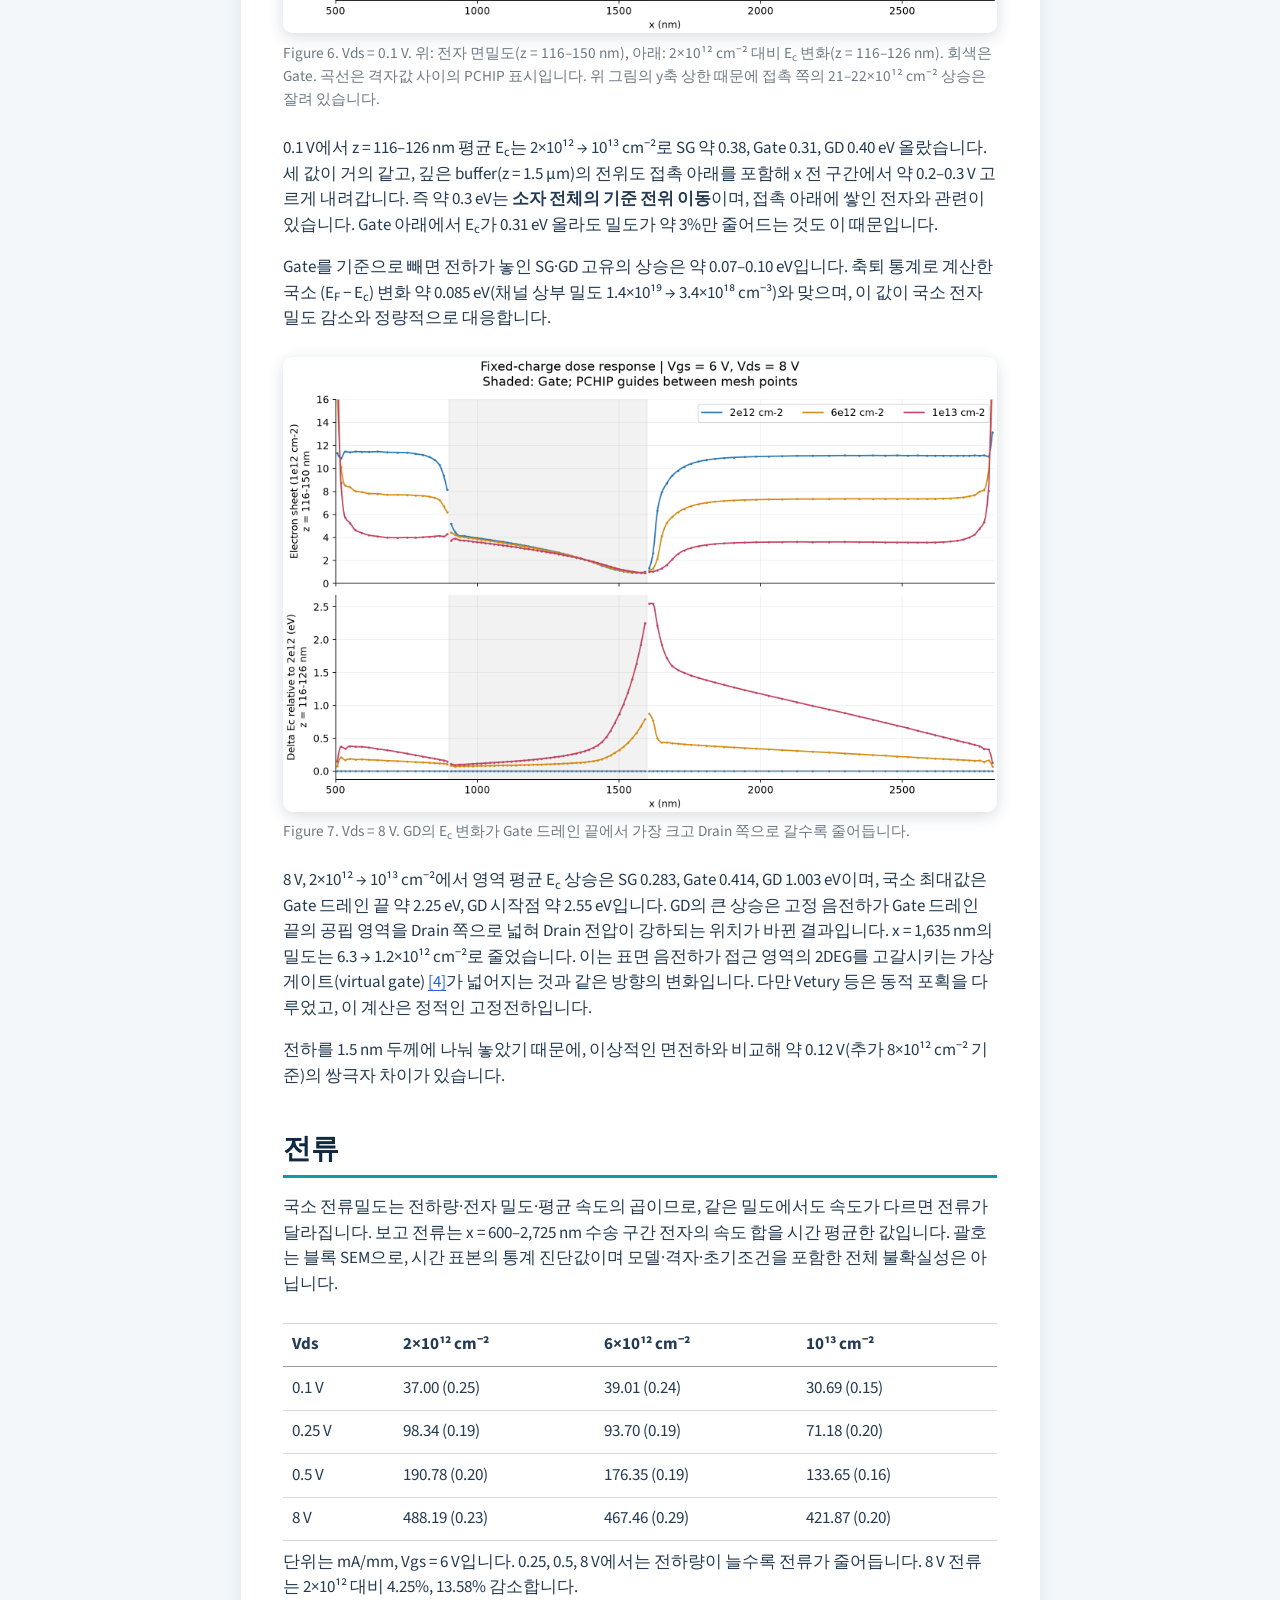
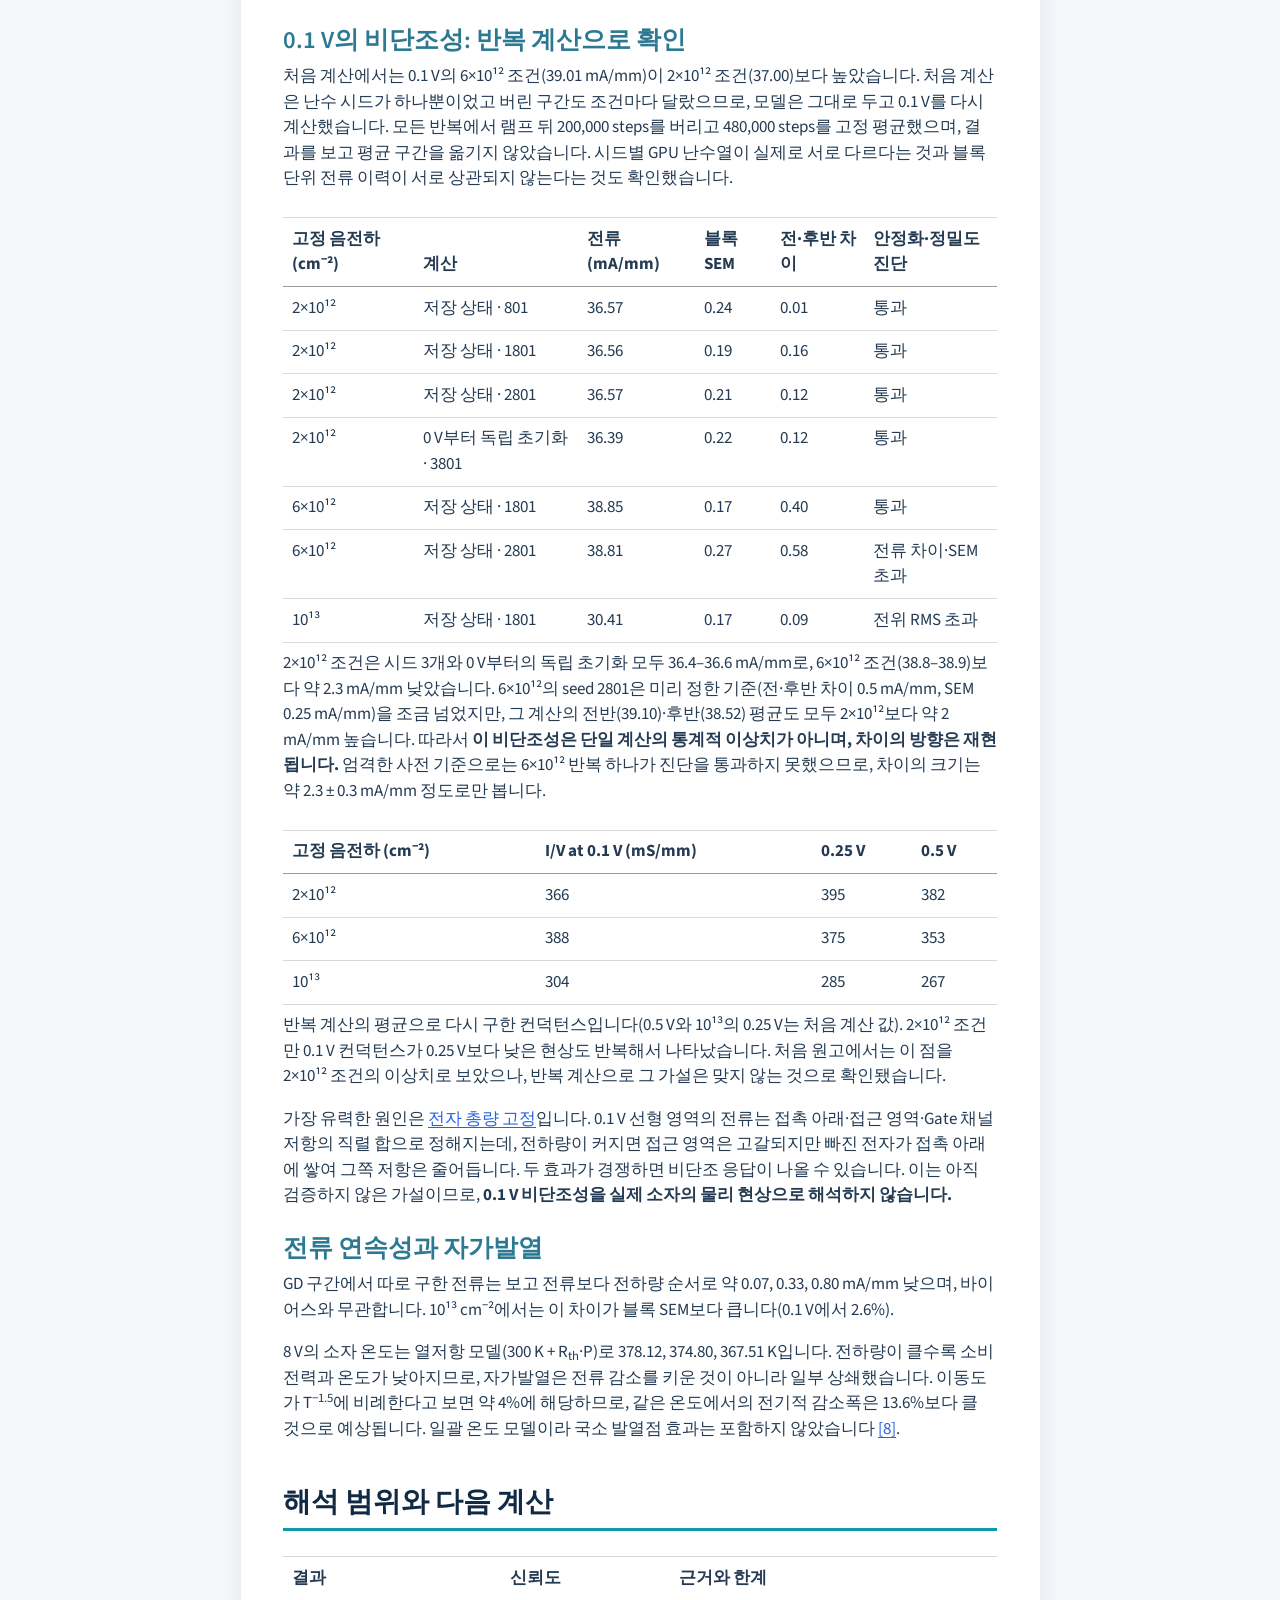
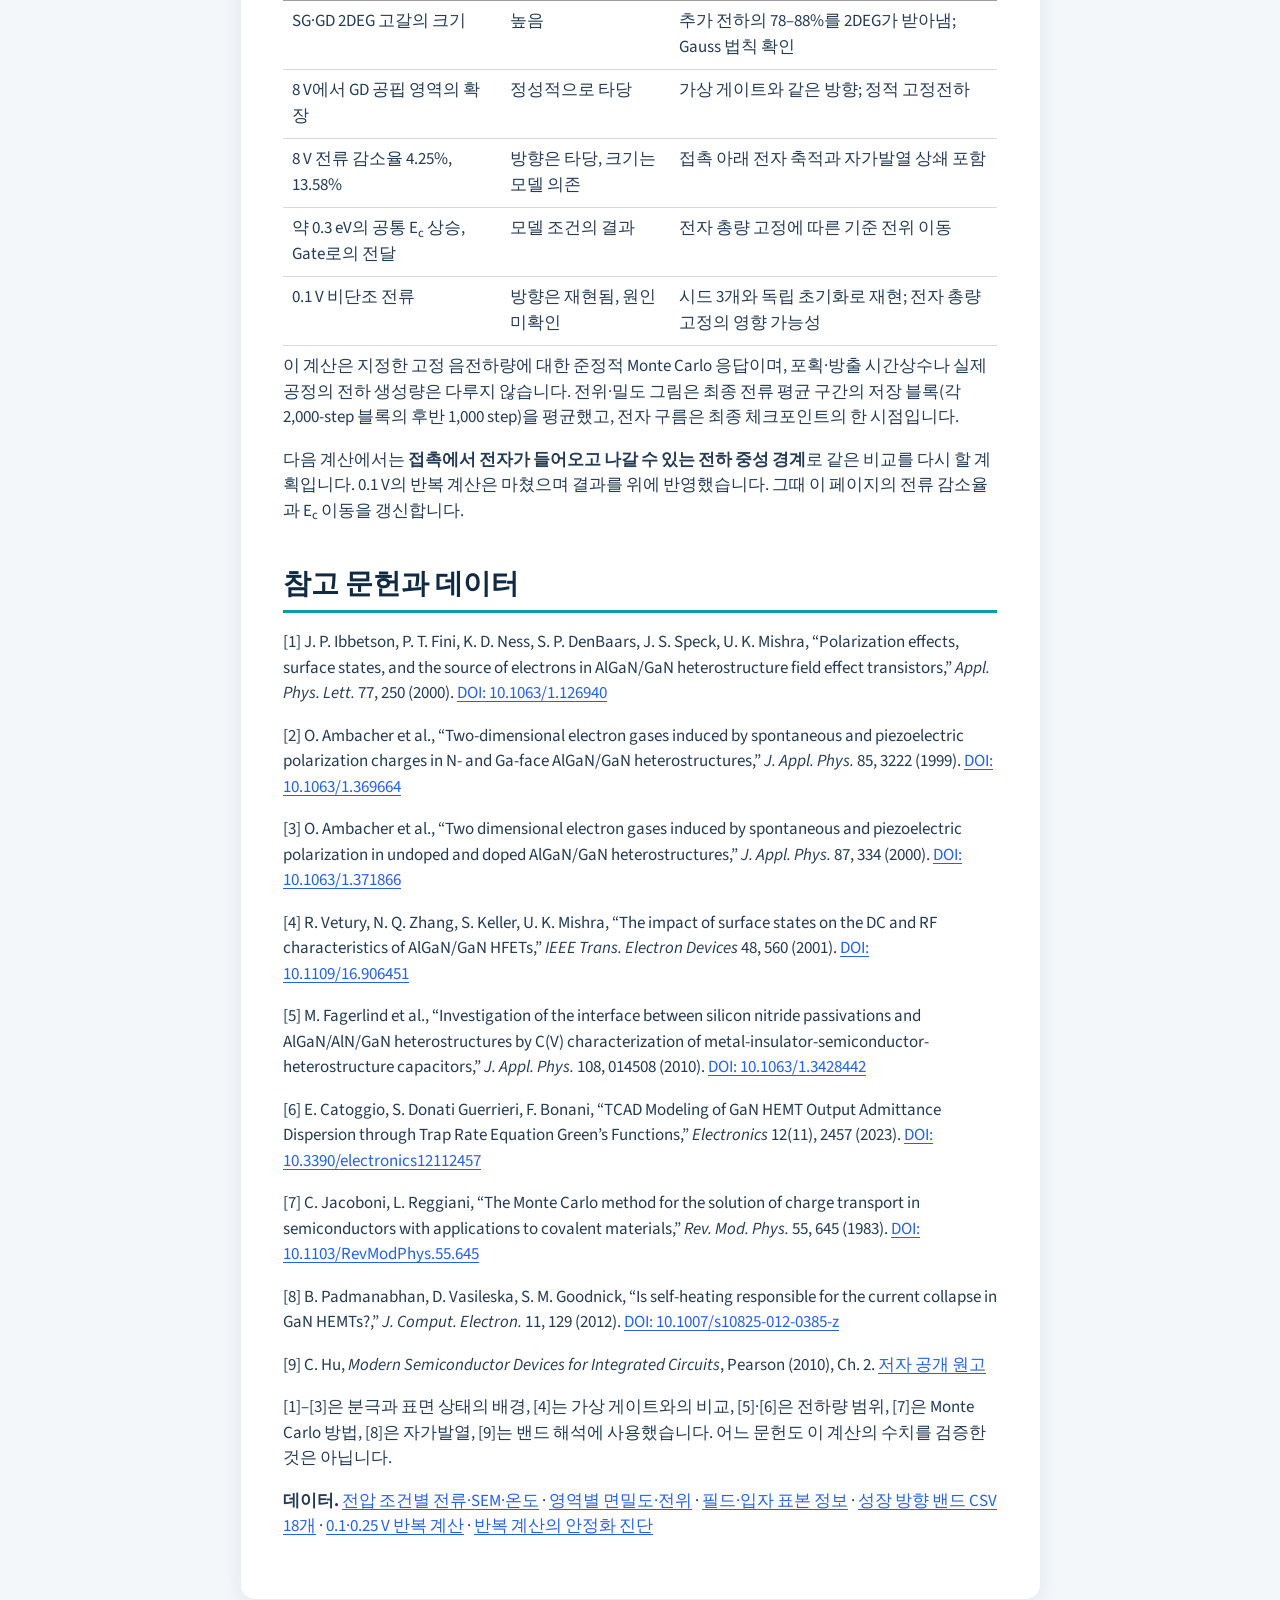
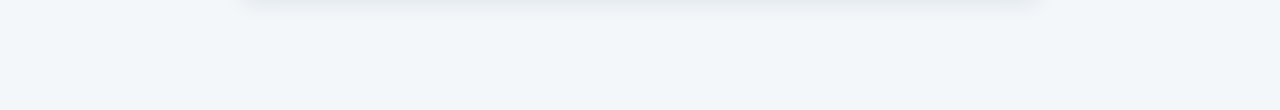
<file: docs/sg-gd-dose.html>
<!DOCTYPE html>
<html xmlns="http://www.w3.org/1999/xhtml" lang="ko" xml:lang="ko"><head>

<meta charset="utf-8">
<meta name="generator" content="quarto-1.10.18">

<meta name="viewport" content="width=device-width, initial-scale=1.0, user-scalable=yes">


<title>SG·GD Charge Dose – HEMT Monte Carlo Simulation</title>
<style>
/* Default styles provided by pandoc.
** See https://pandoc.org/MANUAL.html#variables-for-html for config info.
*/
span.smallcaps{font-variant: small-caps;}
div.columns{display: flex; gap: 1.5em;}
div.column{flex: auto;}
@media screen {
div.columns{gap: min(4vw, 1.5em);}
div.column{overflow-x: auto;}
}
div.hanging-indent{margin-left: 1.5em; text-indent: -1.5em;}
ul.task-list{list-style: none;}
ul.task-list li input[type="checkbox"] {
  width: 0.8em;
  margin: 0 0.8em 0.2em -1em; /* quarto-specific, see https://github.com/quarto-dev/quarto-cli/issues/4556 */ 
  vertical-align: middle;
}
</style>


<script src="site_libs/quarto-nav/quarto-nav.js"></script>
<script src="site_libs/quarto-nav/headroom.min.js"></script>
<script src="site_libs/clipboard/clipboard.min.js"></script>
<script src="site_libs/quarto-search/autocomplete.umd.js"></script>
<script src="site_libs/quarto-search/fuse.min.js"></script>
<script src="site_libs/quarto-search/quarto-search.js"></script>
<meta name="quarto:offset" content="./">
<link href="./images/favicon-v2.png" rel="icon" type="image/png">
<script src="site_libs/quarto-html/quarto.js" type="module"></script>
<script src="site_libs/quarto-html/tabsets/tabsets.js" type="module"></script>
<script src="site_libs/quarto-html/popper.min.js"></script>
<script src="site_libs/quarto-html/tippy.umd.min.js"></script>
<script src="site_libs/quarto-html/anchor.min.js"></script>
<link href="site_libs/quarto-html/tippy.css" rel="stylesheet">
<link href="site_libs/quarto-html/quarto-syntax-highlighting-64a204ab8560d761af7679ceaba22944.css" rel="stylesheet" id="quarto-text-highlighting-styles">
<script src="site_libs/bootstrap/bootstrap.min.js"></script>
<link href="site_libs/bootstrap/bootstrap-icons.css" rel="stylesheet">
<link href="site_libs/bootstrap/bootstrap-bb5ce4f09c3d713477d34b1921f208f7.min.css" rel="stylesheet" append-hash="true" id="quarto-bootstrap" data-mode="light">
<script id="quarto-search-options" type="application/json">{
  "location": "navbar",
  "copy-button": false,
  "collapse-after": 3,
  "panel-placement": "end",
  "type": "overlay",
  "limit": 50,
  "keyboard-shortcut": [
    "f",
    "/",
    "s"
  ],
  "show-item-context": false,
  "language": {
    "search-no-results-text": "일치 없음",
    "search-matching-documents-text": "일치된 문서",
    "search-copy-link-title": "검색 링크 복사",
    "search-hide-matches-text": "추가 검색 결과 숨기기",
    "search-more-match-text": "추가 검색결과",
    "search-more-matches-text": "추가 검색결과",
    "search-clear-button-title": "제거",
    "search-text-placeholder": "",
    "search-detached-cancel-button-title": "취소",
    "search-submit-button-title": "검색",
    "search-label": "검색"
  }
}</script>


<link rel="stylesheet" href="styles.css">
</head>

<body class="nav-fixed fullcontent quarto-light">

<div id="quarto-search-results"></div>
  <header id="quarto-header" class="headroom fixed-top quarto-banner">
    <nav class="navbar navbar-expand-lg " data-bs-theme="dark">
      <div class="navbar-container container-fluid">
      <div class="navbar-brand-container mx-auto">
    <a class="navbar-brand" href="./index.html">
    <span class="navbar-title">HEMT Monte Carlo Simulation</span>
    </a>
  </div>
            <div id="quarto-search" class="" title="검색"></div>
          <button class="navbar-toggler" type="button" data-bs-toggle="collapse" data-bs-target="#navbarCollapse" aria-controls="navbarCollapse" role="menu" aria-expanded="false" aria-label="탐색 전환" onclick="if (window.quartoToggleHeadroom) { window.quartoToggleHeadroom(); }">
  <span class="navbar-toggler-icon"></span>
</button>
          <div class="collapse navbar-collapse" id="navbarCollapse">
            <ul class="navbar-nav navbar-nav-scroll me-auto">
  <li class="nav-item">
    <a class="nav-link" href="./index.html"> 
<span class="menu-text">Home</span></a>
  </li>  
  <li class="nav-item">
    <a class="nav-link" href="./simulator.html"> 
<span class="menu-text">Simulator</span></a>
  </li>  
  <li class="nav-item">
    <a class="nav-link" href="./code.html"> 
<span class="menu-text">Code</span></a>
  </li>  
  <li class="nav-item">
    <a class="nav-link" href="./results.html"> 
<span class="menu-text">Results</span></a>
  </li>  
  <li class="nav-item dropdown ">
    <a class="nav-link dropdown-toggle" href="#" id="nav-menu-studies" role="link" data-bs-toggle="dropdown" aria-expanded="false">
 <span class="menu-text">Studies</span>
    </a>
    <ul class="dropdown-menu" aria-labelledby="nav-menu-studies">    
        <li>
    <a class="dropdown-item" href="./fixed-charge.html">
 <span class="dropdown-text">Fixed Charge — 고정 음전하 민감도</span></a>
  </li>  
        <li>
    <a class="dropdown-item" href="./gate-algan-charge.html">
 <span class="dropdown-text">Gate AlGaN Charge — 문턱·ON 저항</span></a>
  </li>  
        <li>
    <a class="dropdown-item" href="./sg-gd-charge.html">
 <span class="dropdown-text">SG·GD Interface Charge — 접근 영역 계면전하</span></a>
  </li>  
        <li>
    <a class="dropdown-item" href="./sg-gd-dose.html">
 <span class="dropdown-text">SG·GD Charge Dose — 전하량 민감도</span></a>
  </li>  
    </ul>
  </li>
</ul>
          </div> <!-- /navcollapse -->
            <div class="quarto-navbar-tools">
</div>
      </div> <!-- /container-fluid -->
    </nav>
</header>
<!-- content -->
<header id="title-block-header" class="quarto-title-block default page-columns page-full">
  <div class="quarto-title-banner page-columns page-full">
    <div class="quarto-title column-body">
      <h1 class="title">SG·GD Charge Dose</h1>
            <p class="subtitle lead">SG·GD 계면 고정 음전하량에 따른 밴드·전자 분포·전류, 그리고 전자 총량 고정 모델의 한계</p>
                      </div>
  </div>
    
  
  <div class="quarto-title-meta">

      
    
      
    </div>
    
  
  </header><div id="quarto-content" class="quarto-container page-columns page-rows-contents page-layout-article page-navbar">
<!-- sidebar -->
<!-- margin-sidebar -->
    
<!-- main -->
<main class="content quarto-banner-title-block" id="quarto-document-content">





<nav aria-label="SG·GD Charge Dose 목차"><p><a href="#key-results">핵심 결과</a> · <a href="#setup">조건과 전하량의 의미</a> · <a href="#band-basics">에너지 밴드 읽기</a> · <a href="#cloud">Monte Carlo 전자 구름</a> · <a href="#sheet">접근 영역 전자 밀도</a> · <a href="#accounting">빠진 전자의 행방</a> · <a href="#ec">전도대 변화의 분해</a> · <a href="#current">전류</a> · <a href="#scope">해석 범위와 다음 계산</a> · <a href="#references">참고 문헌과 데이터</a></p></nav>

<section id="key-results" style="scroll-margin-top:90px"><h2 class="anchored">핵심 결과</h2><p><a href="sg-gd-charge.html">SG·GD Interface Charge</a>에서 10¹² cm⁻²로 보았던 SG·GD의 SiN/AlGaN 계면 고정 음전하를 2×10¹², 6×10¹², 10¹³ cm⁻²로 키우고, 에너지 밴드·시간 평균 전자 밀도·실제 Monte Carlo 입자 분포·전류를 함께 비교했습니다. 게시 전에 소자물리, 수치해석·통계, 문헌의 세 관점에서 검토를 거쳤고, 그 결과 원래 원고의 해석 일부를 바로잡았습니다.</p><ul><li><strong>접근 영역 고갈:</strong> 전하를 2×10¹²에서 10¹³ cm⁻²로 늘리면(추가 8×10¹² cm⁻²) SG·GD 채널의 전자 면밀도가 약 6–7×10¹² cm⁻² 줄어듭니다. 추가 전하의 78–88%를 2DEG가 받아내는 것으로, 정전기적으로 타당한 크기입니다.</li><li><strong>8 V 전류:</strong> 488.19 → 467.46 → 421.87 mA/mm로, 2×10¹² 대비 4.25%, 13.58% 감소합니다. 같은 온도라면 감소폭은 이보다 클 것으로 예상됩니다.</li><li><strong>모델 조건의 영향:</strong> 이동전자 총량을 고정했기 때문에 SG·GD에서 빠진 전자의 약 98%가 Source·Drain 접촉 아래로 옮겨 갔고, 접촉 아래 면밀도가 약 2배가 되었습니다. 실제 옴 접촉에서는 일어나지 않는 현상입니다.</li><li><strong>바로잡은 해석:</strong> 0.1 V에서 세 영역의 전도대가 약 0.3 eV 함께 오른 것은 소자 전체의 기준 전위 이동이며, 전하가 놓인 SG·GD 고유의 상승은 약 0.07–0.10 eV입니다. 0.1 V의 비단조 전류는 반복 계산에서 재현되지만, 모델 조건에 의존할 가능성이 커서 물리 현상으로 해석하지 않습니다.</li></ul><p>따라서 이 페이지의 정량값은 “전자 총량을 고정한 모델에서의 전하량 민감도”입니다. 전하 중성 접촉으로 다시 계산하기 전까지 실제 소자의 크기로 일반화하지 않습니다.</p></section>

<section id="setup" style="scroll-margin-top:90px"><h2 class="anchored">계산 조건과 전하량의 의미</h2><div style="overflow-x:auto">
<table class="table caption-top">
<thead>
<tr class="header">
<th data-quarto-table-cell-role="th">항목</th>
<th data-quarto-table-cell-role="th">조건</th>
</tr>
</thead>
<tbody>
<tr class="odd">
<td>바이어스</td>
<td>Vgs = 6 V; Vds = 0.1, 0.25, 0.5, 8 V</td>
</tr>
<tr class="even">
<td>입자와 시간 간격</td>
<td>전자·정공 superparticle 100,000개(전자 95,675개), 1 fs; 이동입자 총수와 가중치 고정</td>
</tr>
<tr class="odd">
<td>영역</td>
<td>SG x = 500–900 nm, Gate 900–1,600 nm, GD 1,600–2,825 nm</td>
</tr>
<tr class="even">
<td>층 구조</td>
<td>AlGaN(Al 0.20) z = 100–115 nm, AlN 115–116 nm, GaN 채널 116–266 nm; Gate 아래 z &lt; 100 nm는 p-GaN, SG·GD는 SiN</td>
</tr>
<tr class="odd">
<td>추가 전하</td>
<td>SG·GD의 z = 100 nm 계면을 나타내도록 AlGaN 쪽 첫 1.5 nm 셀에 균일 배분; 두 영역에 같은 면밀도</td>
</tr>
<tr class="even">
<td>열 모델</td>
<td>기판 300 K, 열저항 20 K·mm/W의 일괄(lumped) 자가발열; 소자 온도 = 300 K + R<sub>th</sub>·P</td>
</tr>
<tr class="odd">
<td>평균</td>
<td>같은 바이어스에서 세 전하 조건 모두 같은 평균 길이(0.1–0.5 V 480,000 steps, 8 V 160,000 steps); 난수 시드는 한 가지(801)</td>
</tr>
</tbody>
</table>
</div><p>같은 면밀도라도 GD(1,225 nm)가 SG(400 nm)보다 길어 총전하량은 같지 않습니다. 기준 조건인 2×10¹² cm⁻²도 추가 전하가 없는 상태가 아닙니다.</p><p><strong>전하량의 크기.</strong> 2×10¹² cm⁻²는 TCAD 문헌에서 패시베이션 계면 포획을 대표하는 고정 음전하(−2×10¹² cm⁻²) <a href="#ref6">[6]</a>와 같은 수준입니다. Al<sub>0.2</sub>Ga<sub>0.8</sub>N/GaN의 분극 전하는 약 1.1×10¹³ cm⁻² <a href="#ref2">[2]</a><a href="#ref3">[3]</a>이고, 2DEG의 전자는 이를 보상하는 표면 상태에서 온다고 봅니다 <a href="#ref1">[1]</a>. 6×10¹²·10¹³ cm⁻²는 이 분극 전하에 근접하는 <strong>강한 고갈의 민감도 조건</strong>이며 일반적인 공정값이 아닙니다. 실측된 SiN/AlGaN 순 고정전하는 공정에 따라 오히려 양(+1.3–7.1×10¹² cm⁻²)으로도 보고됩니다 <a href="#ref5">[5]</a>.</p></section>

<section id="band-basics" style="scroll-margin-top:90px"><h2 class="anchored">에너지 밴드는 전자가 보는 에너지 지형입니다</h2><p>전자의 전하는 −q이므로 전위 φ가 만드는 정전기적 위치 에너지는 −qφ입니다. 같은 재료 안에서 전위가 낮아지면 전도대 하단 E<sub>c</sub>는 올라가며, ΔE<sub>c</sub> = −qΔφ입니다(eV와 V로 표시하면 ΔE<sub>c</sub>[eV] = −Δφ[V]). 재료 상수가 같은 영역에서는 E<sub>c</sub>와 E<sub>v</sub>가 같은 양만큼 함께 움직입니다. 밴드의 기울기는 전기장을 나타내며(∇E<sub>c</sub> = qE), 전자가 받는 힘은 −∇E<sub>c</sub>입니다 <a href="#ref9">[9]</a>.</p><p>그림의 밴드는 코드의 재료 상수와 계산된 전위로 E<sub>c</sub>[eV] = −χ − φ[V], E<sub>v</sub> = E<sub>c</sub> − E<sub>g</sub>로 구성했습니다. GaN·AlGaN·AlN의 χ와 E<sub>g</sub>가 달라 재료 경계에는 단차가 생기고, 같은 재료 안의 부드러운 휨은 공간적으로 달라지는 전위를 반영합니다. 양자 준위와 준페르미 준위는 포함하지 않았으므로, <strong>E<sub>c</sub>의 절대 높이를 영역 사이에 비교하지 않고</strong> 같은 위치에서 전하 조건 사이의 변화만 비교합니다.</p></section>

<section id="cloud" style="scroll-margin-top:90px"><h2 class="anchored">Monte Carlo 전자 구름</h2><p>Ensemble Monte Carlo는 개별 입자의 자유비행과 확률적 산란을 계산하고, 입자 분포로 전하 밀도를 구성해 Poisson 방정식으로 전위를 갱신하는 과정을 반복합니다 <a href="#ref7">[7]</a>. 그림의 <strong>바탕색은 시간 평균 전자 밀도</strong>, <strong>흰 점은 마지막 체크포인트의 전자 superparticle에서 비복원 균일 추출한 6,000개 표본</strong>입니다. 한 점은 여러 전자를 대표하는 계산 입자이며, 점 크기는 표시용입니다.</p><figure class="figure" style="display:block;margin:1.5rem 0"><a href="images/sg-gd-dose/electron-cloud-0p1V.png"><img class="img-fluid figure-img" style="width:100%;height:auto" width="2100" height="1575" src="images/sg-gd-dose/electron-cloud-0p1V.png" alt="Vds 0.1 V에서 시간 평균 전자 밀도와 Monte Carlo 입자 표본"></a><figcaption class="figure-caption">Figure 1. Vgs = 6 V, Vds = 0.1 V. 화면 안의 표본 수는 3,990 → 2,882 → 1,841개로 줄어듭니다.</figcaption></figure><figure class="figure" style="display:block;margin:1.5rem 0"><a href="images/sg-gd-dose/electron-cloud-8V.png"><img class="img-fluid figure-img" style="width:100%;height:auto" loading="lazy" width="2100" height="1575" src="images/sg-gd-dose/electron-cloud-8V.png" alt="Vds 8 V에서 시간 평균 전자 밀도와 Monte Carlo 입자 표본"></a><figcaption class="figure-caption">Figure 2. Vgs = 6 V, Vds = 8 V. 화면 안의 표본 수는 3,810 → 2,728 → 1,625개입니다.</figcaption></figure><p>전하량이 늘면 SG·GD의 전자 구름이 옅어집니다. 화면 안의 점이 줄어드는 것은 전체 입자 수가 줄어서가 아닙니다. 줄어든 점의 대부분은 화면 밖의 Source·Drain 접촉 아래로 옮겨 갔습니다(<a href="#accounting">빠진 전자의 행방</a> 참고). 표본 수의 비율은 시간 평균 밀도의 비율과 맞지만, 정량 판단은 아래의 시간 평균 값으로 합니다.</p></section>

<section id="sheet" style="scroll-margin-top:90px"><h2 class="anchored">접근 영역의 전자 면밀도</h2><figure class="figure" style="display:block;margin:1.5rem 0"><a href="images/sg-gd-dose/bands-0p1V.png"><img class="img-fluid figure-img" style="width:100%;height:auto" loading="lazy" width="2380" height="1020" src="images/sg-gd-dose/bands-0p1V.png" alt="Vds 0.1 V에서 SG·Gate·GD 중앙의 성장 방향 에너지 밴드"></a><figcaption class="figure-caption">Figure 3. Vds = 0.1 V에서 SG·Gate·GD 중앙에 가장 가까운 격자(x = 681.8, 1,257.6, 2,241.4 nm)의 성장 방향 밴드. 실선 E<sub>c</sub>, 점선 E<sub>v</sub>, 주황 AlGaN, 회색 AlN. 재료 경계를 가로질러 보간하지 않았습니다.</figcaption></figure><figure class="figure" style="display:block;margin:1.5rem 0"><a href="images/sg-gd-dose/bands-8V.png"><img class="img-fluid figure-img" style="width:100%;height:auto" loading="lazy" width="2380" height="1020" src="images/sg-gd-dose/bands-8V.png" alt="Vds 8 V에서 SG·Gate·GD 중앙의 성장 방향 에너지 밴드"></a><figcaption class="figure-caption">Figure 4. Vds = 8 V. GD의 GaN 전도대가 SG보다 낮게 놓인 것은 GD의 채널 전위가 높기 때문이며, 밴드갭이 작아졌다는 뜻이 아닙니다.</figcaption></figure><p>아래 표는 GaN 채널 z = 116–150 nm의 전자 밀도를 깊이 적분하고 각 영역 길이로 평균한 면밀도입니다(단위 10¹² cm⁻²).</p><div style="overflow-x:auto">
<table class="table caption-top">
<thead>
<tr class="header">
<th data-quarto-table-cell-role="th">Vds</th>
<th data-quarto-table-cell-role="th">고정 음전하 (cm⁻²)</th>
<th data-quarto-table-cell-role="th">SG</th>
<th data-quarto-table-cell-role="th">Gate</th>
<th data-quarto-table-cell-role="th">GD</th>
</tr>
</thead>
<tbody>
<tr class="odd">
<td>0.1 V</td>
<td>2×10¹²</td>
<td>11.012</td>
<td>3.001</td>
<td>11.279</td>
</tr>
<tr class="even">
<td>0.1 V</td>
<td>6×10¹²</td>
<td>7.935</td>
<td>2.922</td>
<td>7.759</td>
</tr>
<tr class="odd">
<td>0.1 V</td>
<td>10¹³</td>
<td>4.796</td>
<td>2.845</td>
<td>4.216</td>
</tr>
<tr class="even">
<td>8 V</td>
<td>2×10¹²</td>
<td>11.105</td>
<td>2.730</td>
<td>10.653</td>
</tr>
<tr class="odd">
<td>8 V</td>
<td>6×10¹²</td>
<td>8.041</td>
<td>2.673</td>
<td>7.131</td>
</tr>
<tr class="even">
<td>8 V</td>
<td>10¹³</td>
<td>4.911</td>
<td>2.559</td>
<td>3.666</td>
</tr>
</tbody>
</table>
</div><p>0.1 V에서 2×10¹² → 10¹³ cm⁻²로 추가 전하가 8×10¹² cm⁻² 늘 때 SG는 6.2, GD는 7.1×10¹² cm⁻² 줄었습니다. 추가 전하의 78%(SG), 88%(GD)를 바로 아래 2DEG가 받아낸 셈입니다. 1차원 축전기 모델이라면 100%에 가까워야 하며, 나머지는 측면 fringing과 접촉 쪽이 받아냈습니다. 짧은 SG의 비율이 더 낮은 것도 이와 일관됩니다. AlGaN 내부 전위 기울기에 Gauss 법칙을 적용해도 하부 유도 전하가 7.7×10¹² cm⁻²로 추가 전하와 맞습니다.</p><p>Gate 아래의 감소(8 V에서 6.3%)는 영역 끝 셀이 섞인 값이며, Gate 내부만 보면 0.1 V에서 약 3%입니다.</p></section>

<section id="accounting" style="scroll-margin-top:90px"><h2 class="anchored">SG·GD에서 빠진 전자는 어디로 갔는가</h2><p>이 계산은 이동전자 총량을 고정합니다. 전체 전자량은 세 조건 모두 3.0977×10¹¹ m⁻¹로 같으므로, SG·GD에서 줄어든 전자는 소자 밖으로 나가지 않고 다른 곳에 쌓여야 합니다.</p><figure class="figure" style="display:block;margin:1.5rem 0"><a href="images/sg-gd-dose/electron-accounting.png"><img class="img-fluid figure-img" style="width:100%;height:auto" loading="lazy" width="1950" height="720" src="images/sg-gd-dose/electron-accounting.png" alt="영역별 전자 superparticle 수"></a><figcaption class="figure-caption">Figure 5. 영역별 전자 superparticle 수(시간 평균 밀도를 적분해 환산, 합계 95,675). Source·Drain 접촉은 x &lt; 500, x &gt; 2,825 nm의 z ≤ 266 nm 영역입니다.</figcaption></figure><div style="overflow-x:auto">
<table class="table caption-top">
<thead>
<tr class="header">
<th data-quarto-table-cell-role="th">Vds</th>
<th data-quarto-table-cell-role="th">고정 음전하 (cm⁻²)</th>
<th data-quarto-table-cell-role="th">Source 접촉</th>
<th data-quarto-table-cell-role="th">SG</th>
<th data-quarto-table-cell-role="th">Gate</th>
<th data-quarto-table-cell-role="th">GD</th>
<th data-quarto-table-cell-role="th">Drain 접촉</th>
<th data-quarto-table-cell-role="th">Buffer</th>
</tr>
</thead>
<tbody>
<tr class="odd">
<td>0.1 V</td>
<td>2×10¹²</td>
<td>16,124</td>
<td>13,745</td>
<td>6,532</td>
<td>43,073</td>
<td>16,113</td>
<td>88</td>
</tr>
<tr class="even">
<td>0.1 V</td>
<td>6×10¹²</td>
<td>24,617</td>
<td>9,952</td>
<td>6,365</td>
<td>29,701</td>
<td>24,620</td>
<td>420</td>
</tr>
<tr class="odd">
<td>0.1 V</td>
<td>10¹³</td>
<td>33,125</td>
<td>6,041</td>
<td>6,206</td>
<td>16,153</td>
<td>33,137</td>
<td>1,013</td>
</tr>
<tr class="even">
<td>8 V</td>
<td>2×10¹²</td>
<td>17,615</td>
<td>13,875</td>
<td>6,080</td>
<td>40,753</td>
<td>17,176</td>
<td>175</td>
</tr>
<tr class="odd">
<td>8 V</td>
<td>6×10¹²</td>
<td>26,116</td>
<td>10,099</td>
<td>5,939</td>
<td>27,355</td>
<td>25,649</td>
<td>517</td>
</tr>
<tr class="even">
<td>8 V</td>
<td>10¹³</td>
<td>34,549</td>
<td>6,190</td>
<td>5,645</td>
<td>14,133</td>
<td>34,057</td>
<td>1,102</td>
</tr>
</tbody>
</table>
</div><p>0.1 V에서 2×10¹² → 10¹³ cm⁻²로 SG·GD에서 약 34,600개가 줄었고, 그중 약 34,000개(98%)가 Source·Drain 접촉 아래로, 약 900개가 buffer로 옮겨 갔습니다. Source 접촉 아래 면밀도는 10.4 → 15.9 → 21.4×10¹² cm⁻²로 두 배가 됩니다. 실제 옴 접촉이라면 이 전자는 외부 회로로 빠져나가야 하지만, 이 모델에서는 접촉이 전자를 저장하는 축전기처럼 동작합니다. <strong>아래의 전위 이동과 저전압 전류에는 이 영향이 포함되어 있습니다.</strong></p></section>

<section id="ec" style="scroll-margin-top:90px"><h2 class="anchored">전도대 변화: 기준 전위 이동과 국소 고갈의 분리</h2><figure class="figure" style="display:block;margin:1.5rem 0"><a href="images/sg-gd-dose/channel-response-0p1V.png"><img class="img-fluid figure-img" style="width:100%;height:auto" loading="lazy" width="1870" height="1190" src="images/sg-gd-dose/channel-response-0p1V.png" alt="Vds 0.1 V에서 전자 면밀도와 전도대 변화의 x 분포"></a><figcaption class="figure-caption">Figure 6. Vds = 0.1 V. 위: 전자 면밀도(z = 116–150 nm), 아래: 2×10¹² cm⁻² 대비 E<sub>c</sub> 변화(z = 116–126 nm). 회색은 Gate. 곡선은 격자값 사이의 PCHIP 표시입니다. 위 그림의 y축 상한 때문에 접촉 쪽의 21–22×10¹² cm⁻² 상승은 잘려 있습니다.</figcaption></figure><p>0.1 V에서 z = 116–126 nm 평균 E<sub>c</sub>는 2×10¹² → 10¹³ cm⁻²로 SG 약 0.38, Gate 0.31, GD 0.40 eV 올랐습니다. 세 값이 거의 같고, 깊은 buffer(z = 1.5 µm)의 전위도 접촉 아래를 포함해 x 전 구간에서 약 0.2–0.3 V 고르게 내려갑니다. 즉 약 0.3 eV는 <strong>소자 전체의 기준 전위 이동</strong>이며, 접촉 아래에 쌓인 전자와 관련이 있습니다. Gate 아래에서 E<sub>c</sub>가 0.31 eV 올라도 밀도가 약 3%만 줄어드는 것도 이 때문입니다.</p><p>Gate를 기준으로 빼면 전하가 놓인 SG·GD 고유의 상승은 약 0.07–0.10 eV입니다. 축퇴 통계로 계산한 국소 (E<sub>F</sub> − E<sub>c</sub>) 변화 약 0.085 eV(채널 상부 밀도 1.4×10¹⁹ → 3.4×10¹⁸ cm⁻³)와 맞으며, 이 값이 국소 전자 밀도 감소와 정량적으로 대응합니다.</p><figure class="figure" style="display:block;margin:1.5rem 0"><a href="images/sg-gd-dose/channel-response-8V.png"><img class="img-fluid figure-img" style="width:100%;height:auto" loading="lazy" width="1870" height="1190" src="images/sg-gd-dose/channel-response-8V.png" alt="Vds 8 V에서 전자 면밀도와 전도대 변화의 x 분포"></a><figcaption class="figure-caption">Figure 7. Vds = 8 V. GD의 E<sub>c</sub> 변화가 Gate 드레인 끝에서 가장 크고 Drain 쪽으로 갈수록 줄어듭니다.</figcaption></figure><p>8 V, 2×10¹² → 10¹³ cm⁻²에서 영역 평균 E<sub>c</sub> 상승은 SG 0.283, Gate 0.414, GD 1.003 eV이며, 국소 최대값은 Gate 드레인 끝 약 2.25 eV, GD 시작점 약 2.55 eV입니다. GD의 큰 상승은 고정 음전하가 Gate 드레인 끝의 공핍 영역을 Drain 쪽으로 넓혀 Drain 전압이 강하되는 위치가 바뀐 결과입니다. x = 1,635 nm의 밀도는 6.3 → 1.2×10¹² cm⁻²로 줄었습니다. 이는 표면 음전하가 접근 영역의 2DEG를 고갈시키는 가상 게이트(virtual gate) <a href="#ref4">[4]</a>가 넓어지는 것과 같은 방향의 변화입니다. 다만 Vetury 등은 동적 포획을 다루었고, 이 계산은 정적인 고정전하입니다.</p><p>전하를 1.5 nm 두께에 나눠 놓았기 때문에, 이상적인 면전하와 비교해 약 0.12 V(추가 8×10¹² cm⁻² 기준)의 쌍극자 차이가 있습니다.</p></section>

<section id="current" style="scroll-margin-top:90px"><h2 class="anchored">전류</h2><p>국소 전류밀도는 전하량·전자 밀도·평균 속도의 곱이므로, 같은 밀도에서도 속도가 다르면 전류가 달라집니다. 보고 전류는 x = 600–2,725 nm 수송 구간 전자의 속도 합을 시간 평균한 값입니다. 괄호는 블록 SEM으로, 시간 표본의 통계 진단값이며 모델·격자·초기조건을 포함한 전체 불확실성은 아닙니다.</p><div style="overflow-x:auto">
<table class="table caption-top">
<thead>
<tr class="header">
<th data-quarto-table-cell-role="th">Vds</th>
<th data-quarto-table-cell-role="th">2×10¹² cm⁻²</th>
<th data-quarto-table-cell-role="th">6×10¹² cm⁻²</th>
<th data-quarto-table-cell-role="th">10¹³ cm⁻²</th>
</tr>
</thead>
<tbody>
<tr class="odd">
<td>0.1 V</td>
<td>37.00 (0.25)</td>
<td>39.01 (0.24)</td>
<td>30.69 (0.15)</td>
</tr>
<tr class="even">
<td>0.25 V</td>
<td>98.34 (0.19)</td>
<td>93.70 (0.19)</td>
<td>71.18 (0.20)</td>
</tr>
<tr class="odd">
<td>0.5 V</td>
<td>190.78 (0.20)</td>
<td>176.35 (0.19)</td>
<td>133.65 (0.16)</td>
</tr>
<tr class="even">
<td>8 V</td>
<td>488.19 (0.23)</td>
<td>467.46 (0.29)</td>
<td>421.87 (0.20)</td>
</tr>
</tbody>
</table>
</div><p>단위는 mA/mm, Vgs = 6 V입니다. 0.25, 0.5, 8 V에서는 전하량이 늘수록 전류가 줄어듭니다. 8 V 전류는 2×10¹² 대비 4.25%, 13.58% 감소합니다.</p><h3 class="anchored">0.1 V의 비단조성: 반복 계산으로 확인</h3><p>처음 계산에서는 0.1 V의 6×10¹² 조건(39.01 mA/mm)이 2×10¹² 조건(37.00)보다 높았습니다. 처음 계산은 난수 시드가 하나뿐이었고 버린 구간도 조건마다 달랐으므로, 모델은 그대로 두고 0.1 V를 다시 계산했습니다. 모든 반복에서 램프 뒤 200,000 steps를 버리고 480,000 steps를 고정 평균했으며, 결과를 보고 평균 구간을 옮기지 않았습니다. 시드별 GPU 난수열이 실제로 서로 다르다는 것과 블록 단위 전류 이력이 서로 상관되지 않는다는 것도 확인했습니다.</p><div style="overflow-x:auto">
<table class="table caption-top">
<thead>
<tr class="header">
<th data-quarto-table-cell-role="th">고정 음전하 (cm⁻²)</th>
<th data-quarto-table-cell-role="th">계산</th>
<th data-quarto-table-cell-role="th">전류 (mA/mm)</th>
<th data-quarto-table-cell-role="th">블록 SEM</th>
<th data-quarto-table-cell-role="th">전·후반 차이</th>
<th data-quarto-table-cell-role="th">안정화·정밀도 진단</th>
</tr>
</thead>
<tbody>
<tr class="odd">
<td>2×10¹²</td>
<td>저장 상태 · 801</td>
<td>36.57</td>
<td>0.24</td>
<td>0.01</td>
<td>통과</td>
</tr>
<tr class="even">
<td>2×10¹²</td>
<td>저장 상태 · 1801</td>
<td>36.56</td>
<td>0.19</td>
<td>0.16</td>
<td>통과</td>
</tr>
<tr class="odd">
<td>2×10¹²</td>
<td>저장 상태 · 2801</td>
<td>36.57</td>
<td>0.21</td>
<td>0.12</td>
<td>통과</td>
</tr>
<tr class="even">
<td>2×10¹²</td>
<td>0 V부터 독립 초기화 · 3801</td>
<td>36.39</td>
<td>0.22</td>
<td>0.12</td>
<td>통과</td>
</tr>
<tr class="odd">
<td>6×10¹²</td>
<td>저장 상태 · 1801</td>
<td>38.85</td>
<td>0.17</td>
<td>0.40</td>
<td>통과</td>
</tr>
<tr class="even">
<td>6×10¹²</td>
<td>저장 상태 · 2801</td>
<td>38.81</td>
<td>0.27</td>
<td>0.58</td>
<td>전류 차이·SEM 초과</td>
</tr>
<tr class="odd">
<td>10¹³</td>
<td>저장 상태 · 1801</td>
<td>30.41</td>
<td>0.17</td>
<td>0.09</td>
<td>전위 RMS 초과</td>
</tr>
</tbody>
</table>
</div><p>2×10¹² 조건은 시드 3개와 0 V부터의 독립 초기화 모두 36.4–36.6 mA/mm로, 6×10¹² 조건(38.8–38.9)보다 약 2.3 mA/mm 낮았습니다. 6×10¹²의 seed 2801은 미리 정한 기준(전·후반 차이 0.5 mA/mm, SEM 0.25 mA/mm)을 조금 넘었지만, 그 계산의 전반(39.10)·후반(38.52) 평균도 모두 2×10¹²보다 약 2 mA/mm 높습니다. 따라서 <strong>이 비단조성은 단일 계산의 통계적 이상치가 아니며, 차이의 방향은 재현됩니다.</strong> 엄격한 사전 기준으로는 6×10¹² 반복 하나가 진단을 통과하지 못했으므로, 차이의 크기는 약 2.3 ± 0.3 mA/mm 정도로만 봅니다.</p><div style="overflow-x:auto">
<table class="table caption-top">
<thead>
<tr class="header">
<th data-quarto-table-cell-role="th">고정 음전하 (cm⁻²)</th>
<th data-quarto-table-cell-role="th">I/V at 0.1 V (mS/mm)</th>
<th data-quarto-table-cell-role="th">0.25 V</th>
<th data-quarto-table-cell-role="th">0.5 V</th>
</tr>
</thead>
<tbody>
<tr class="odd">
<td>2×10¹²</td>
<td>366</td>
<td>395</td>
<td>382</td>
</tr>
<tr class="even">
<td>6×10¹²</td>
<td>388</td>
<td>375</td>
<td>353</td>
</tr>
<tr class="odd">
<td>10¹³</td>
<td>304</td>
<td>285</td>
<td>267</td>
</tr>
</tbody>
</table>
</div><p>반복 계산의 평균으로 다시 구한 컨덕턴스입니다(0.5 V와 10¹³의 0.25 V는 처음 계산 값). 2×10¹² 조건만 0.1 V 컨덕턴스가 0.25 V보다 낮은 현상도 반복해서 나타났습니다. 처음 원고에서는 이 점을 2×10¹² 조건의 이상치로 보았으나, 반복 계산으로 그 가설은 맞지 않는 것으로 확인됐습니다.</p><p>가장 유력한 원인은 <a href="#accounting">전자 총량 고정</a>입니다. 0.1 V 선형 영역의 전류는 접촉 아래·접근 영역·Gate 채널 저항의 직렬 합으로 정해지는데, 전하량이 커지면 접근 영역은 고갈되지만 빠진 전자가 접촉 아래에 쌓여 그쪽 저항은 줄어듭니다. 두 효과가 경쟁하면 비단조 응답이 나올 수 있습니다. 이는 아직 검증하지 않은 가설이므로, <strong>0.1 V 비단조성을 실제 소자의 물리 현상으로 해석하지 않습니다.</strong></p><h3 class="anchored">전류 연속성과 자가발열</h3><p>GD 구간에서 따로 구한 전류는 보고 전류보다 전하량 순서로 약 0.07, 0.33, 0.80 mA/mm 낮으며, 바이어스와 무관합니다. 10¹³ cm⁻²에서는 이 차이가 블록 SEM보다 큽니다(0.1 V에서 2.6%).</p><p>8 V의 소자 온도는 열저항 모델(300 K + R<sub>th</sub>·P)로 378.12, 374.80, 367.51 K입니다. 전하량이 클수록 소비전력과 온도가 낮아지므로, 자가발열은 전류 감소를 키운 것이 아니라 일부 상쇄했습니다. 이동도가 T<sup>−1.5</sup>에 비례한다고 보면 약 4%에 해당하므로, 같은 온도에서의 전기적 감소폭은 13.6%보다 클 것으로 예상됩니다. 일괄 온도 모델이라 국소 발열점 효과는 포함하지 않았습니다 <a href="#ref8">[8]</a>.</p></section>

<section id="scope" style="scroll-margin-top:90px"><h2 class="anchored">해석 범위와 다음 계산</h2><div style="overflow-x:auto">
<table class="table caption-top">
<thead>
<tr class="header">
<th data-quarto-table-cell-role="th">결과</th>
<th data-quarto-table-cell-role="th">신뢰도</th>
<th data-quarto-table-cell-role="th">근거와 한계</th>
</tr>
</thead>
<tbody>
<tr class="odd">
<td>SG·GD 2DEG 고갈의 크기</td>
<td>높음</td>
<td>추가 전하의 78–88%를 2DEG가 받아냄; Gauss 법칙 확인</td>
</tr>
<tr class="even">
<td>8 V에서 GD 공핍 영역의 확장</td>
<td>정성적으로 타당</td>
<td>가상 게이트와 같은 방향; 정적 고정전하</td>
</tr>
<tr class="odd">
<td>8 V 전류 감소율 4.25%, 13.58%</td>
<td>방향은 타당, 크기는 모델 의존</td>
<td>접촉 아래 전자 축적과 자가발열 상쇄 포함</td>
</tr>
<tr class="even">
<td>약 0.3 eV의 공통 E<sub>c</sub> 상승, Gate로의 전달</td>
<td>모델 조건의 결과</td>
<td>전자 총량 고정에 따른 기준 전위 이동</td>
</tr>
<tr class="odd">
<td>0.1 V 비단조 전류</td>
<td>방향은 재현됨, 원인 미확인</td>
<td>시드 3개와 독립 초기화로 재현; 전자 총량 고정의 영향 가능성</td>
</tr>
</tbody>
</table>
</div><p>이 계산은 지정한 고정 음전하량에 대한 준정적 Monte Carlo 응답이며, 포획·방출 시간상수나 실제 공정의 전하 생성량은 다루지 않습니다. 전위·밀도 그림은 최종 전류 평균 구간의 저장 블록(각 2,000-step 블록의 후반 1,000 step)을 평균했고, 전자 구름은 최종 체크포인트의 한 시점입니다.</p><p>다음 계산에서는 <strong>접촉에서 전자가 들어오고 나갈 수 있는 전하 중성 경계</strong>로 같은 비교를 다시 할 계획입니다. 0.1 V의 반복 계산은 마쳤으며 결과를 위에 반영했습니다. 그때 이 페이지의 전류 감소율과 E<sub>c</sub> 이동을 갱신합니다.</p></section>

<section id="references" style="scroll-margin-top:90px"><h2 class="anchored">참고 문헌과 데이터</h2><p id="ref1">[1] J. P. Ibbetson, P. T. Fini, K. D. Ness, S. P. DenBaars, J. S. Speck, U. K. Mishra, “Polarization effects, surface states, and the source of electrons in AlGaN/GaN heterostructure field effect transistors,” <em>Appl. Phys. Lett.</em> 77, 250 (2000). <a href="https://doi.org/10.1063/1.126940">DOI: 10.1063/1.126940</a></p><p id="ref2">[2] O. Ambacher et al., “Two-dimensional electron gases induced by spontaneous and piezoelectric polarization charges in N- and Ga-face AlGaN/GaN heterostructures,” <em>J. Appl. Phys.</em> 85, 3222 (1999). <a href="https://doi.org/10.1063/1.369664">DOI: 10.1063/1.369664</a></p><p id="ref3">[3] O. Ambacher et al., “Two dimensional electron gases induced by spontaneous and piezoelectric polarization in undoped and doped AlGaN/GaN heterostructures,” <em>J. Appl. Phys.</em> 87, 334 (2000). <a href="https://doi.org/10.1063/1.371866">DOI: 10.1063/1.371866</a></p><p id="ref4">[4] R. Vetury, N. Q. Zhang, S. Keller, U. K. Mishra, “The impact of surface states on the DC and RF characteristics of AlGaN/GaN HFETs,” <em>IEEE Trans. Electron Devices</em> 48, 560 (2001). <a href="https://doi.org/10.1109/16.906451">DOI: 10.1109/16.906451</a></p><p id="ref5">[5] M. Fagerlind et al., “Investigation of the interface between silicon nitride passivations and AlGaN/AlN/GaN heterostructures by C(V) characterization of metal-insulator-semiconductor-heterostructure capacitors,” <em>J. Appl. Phys.</em> 108, 014508 (2010). <a href="https://doi.org/10.1063/1.3428442">DOI: 10.1063/1.3428442</a></p><p id="ref6">[6] E. Catoggio, S. Donati Guerrieri, F. Bonani, “TCAD Modeling of GaN HEMT Output Admittance Dispersion through Trap Rate Equation Green’s Functions,” <em>Electronics</em> 12(11), 2457 (2023). <a href="https://doi.org/10.3390/electronics12112457">DOI: 10.3390/electronics12112457</a></p><p id="ref7">[7] C. Jacoboni, L. Reggiani, “The Monte Carlo method for the solution of charge transport in semiconductors with applications to covalent materials,” <em>Rev. Mod. Phys.</em> 55, 645 (1983). <a href="https://doi.org/10.1103/RevModPhys.55.645">DOI: 10.1103/RevModPhys.55.645</a></p><p id="ref8">[8] B. Padmanabhan, D. Vasileska, S. M. Goodnick, “Is self-heating responsible for the current collapse in GaN HEMTs?,” <em>J. Comput. Electron.</em> 11, 129 (2012). <a href="https://doi.org/10.1007/s10825-012-0385-z">DOI: 10.1007/s10825-012-0385-z</a></p><p id="ref9">[9] C. Hu, <em>Modern Semiconductor Devices for Integrated Circuits</em>, Pearson (2010), Ch. 2. <a href="https://www.chu.berkeley.edu/wp-content/uploads/2020/01/Chenming-Hu_ch2-2.pdf">저자 공개 원고</a></p><p>[1]–[3]은 분극과 표면 상태의 배경, [4]는 가상 게이트와의 비교, [5]·[6]은 전하량 범위, [7]은 Monte Carlo 방법, [8]은 자가발열, [9]는 밴드 해석에 사용했습니다. 어느 문헌도 이 계산의 수치를 검증한 것은 아닙니다.</p><p><strong>데이터.</strong> <a href="data/sg-gd-dose/current-results.json">전압 조건별 전류·SEM·온도</a> · <a href="data/sg-gd-dose/region-metrics.json">영역별 면밀도·전위</a> · <a href="data/sg-gd-dose/summary.json">필드·입자 표본 정보</a> · <a href="data/sg-gd-dose/band-profiles.zip">성장 방향 밴드 CSV 18개</a> · <a href="data/sg-gd-dose/low-bias-repeats.csv">0.1·0.25 V 반복 계산</a> · <a href="data/sg-gd-dose/low-bias-diagnostics.csv">반복 계산의 안정화 진단</a></p></section>



</main> <!-- /main -->
<script id="quarto-html-after-body" type="application/javascript">
  window.document.addEventListener("DOMContentLoaded", function (event) {
    const icon = "";
    const anchorJS = new window.AnchorJS();
    anchorJS.options = {
      placement: 'right',
      icon: icon
    };
    anchorJS.add('.anchored');
    const isCodeAnnotation = (el) => {
      for (const clz of el.classList) {
        if (clz.startsWith('code-annotation-')) {                     
          return true;
        }
      }
      return false;
    }
    const onCopySuccess = function(e) {
      // button target
      const button = e.trigger;
      // don't keep focus
      button.blur();
      // flash "checked"
      button.classList.add('code-copy-button-checked');
      var currentTitle = button.getAttribute("title");
      button.setAttribute("title", "복사완료!");
      let tooltip;
      if (window.bootstrap) {
        button.setAttribute("data-bs-toggle", "tooltip");
        button.setAttribute("data-bs-placement", "left");
        button.setAttribute("data-bs-title", "복사완료!");
        tooltip = new bootstrap.Tooltip(button, 
          { trigger: "manual", 
            customClass: "code-copy-button-tooltip",
            offset: [0, -8]});
        tooltip.show();    
      }
      setTimeout(function() {
        if (tooltip) {
          tooltip.hide();
          button.removeAttribute("data-bs-title");
          button.removeAttribute("data-bs-toggle");
          button.removeAttribute("data-bs-placement");
        }
        button.setAttribute("title", currentTitle);
        button.classList.remove('code-copy-button-checked');
      }, 1000);
      // clear code selection
      e.clearSelection();
    }
    const getTextToCopy = function(trigger) {
      const outerScaffold = trigger.parentElement.cloneNode(true);
      const codeEl = outerScaffold.querySelector('code');
      for (const childEl of codeEl.children) {
        if (isCodeAnnotation(childEl)) {
          childEl.remove();
        }
      }
      return codeEl.innerText;
    }
    const clipboard = new window.ClipboardJS('.code-copy-button:not([data-in-quarto-modal])', {
      text: getTextToCopy
    });
    clipboard.on('success', onCopySuccess);
    if (window.document.getElementById('quarto-embedded-source-code-modal')) {
      const clipboardModal = new window.ClipboardJS('.code-copy-button[data-in-quarto-modal]', {
        text: getTextToCopy,
        container: window.document.getElementById('quarto-embedded-source-code-modal')
      });
      clipboardModal.on('success', onCopySuccess);
    }
      var localhostRegex = new RegExp(/^(?:http|https):\/\/localhost\:?[0-9]*\//);
      var mailtoRegex = new RegExp(/^mailto:/);
        var filterRegex = new RegExp('/' + window.location.host + '/');
      var isInternal = (href) => {
          return filterRegex.test(href) || localhostRegex.test(href) || mailtoRegex.test(href);
      }
      // Inspect non-navigation links and adorn them if external
     var links = window.document.querySelectorAll('a[href]:not(.nav-link):not(.navbar-brand):not(.toc-action):not(.sidebar-link):not(.sidebar-item-toggle):not(.pagination-link):not(.no-external):not([aria-hidden]):not(.dropdown-item):not(.quarto-navigation-tool):not(.about-link)');
      for (var i=0; i<links.length; i++) {
        const link = links[i];
        if (!isInternal(link.href)) {
          // undo the damage that might have been done by quarto-nav.js in the case of
          // links that we want to consider external
          if (link.dataset.originalHref !== undefined) {
            link.href = link.dataset.originalHref;
          }
        }
      }
    function tippyHover(el, contentFn, onTriggerFn, onUntriggerFn) {
      const config = {
        allowHTML: true,
        maxWidth: 500,
        delay: 100,
        arrow: false,
        appendTo: function(el) {
            return el.parentElement;
        },
        interactive: true,
        interactiveBorder: 10,
        theme: 'quarto',
        placement: 'bottom-start',
      };
      if (contentFn) {
        config.content = contentFn;
      }
      if (onTriggerFn) {
        config.onTrigger = onTriggerFn;
      }
      if (onUntriggerFn) {
        config.onUntrigger = onUntriggerFn;
      }
      window.tippy(el, config); 
    }
    const noterefs = window.document.querySelectorAll('a[role="doc-noteref"]');
    for (var i=0; i<noterefs.length; i++) {
      const ref = noterefs[i];
      tippyHover(ref, function() {
        // use id or data attribute instead here
        let href = ref.getAttribute('data-footnote-href') || ref.getAttribute('href');
        try { href = new URL(href).hash; } catch {}
        const id = href.replace(/^#\/?/, "");
        const note = window.document.getElementById(id);
        if (note) {
          return note.innerHTML;
        } else {
          return "";
        }
      });
    }
    const xrefs = window.document.querySelectorAll('a.quarto-xref');
    const processXRef = (id, note) => {
      // Strip column container classes
      const stripColumnClz = (el) => {
        el.classList.remove("page-full", "page-columns");
        if (el.children) {
          for (const child of el.children) {
            stripColumnClz(child);
          }
        }
      }
      stripColumnClz(note)
      if (id === null || id.startsWith('sec-')) {
        // Special case sections, only their first couple elements
        const container = document.createElement("div");
        if (note.children && note.children.length > 2) {
          container.appendChild(note.children[0].cloneNode(true));
          for (let i = 1; i < note.children.length; i++) {
            const child = note.children[i];
            if (child.tagName === "P" && child.innerText === "") {
              continue;
            } else {
              container.appendChild(child.cloneNode(true));
              break;
            }
          }
          if (window.Quarto?.typesetMath) {
            window.Quarto.typesetMath(container);
          }
          return container.innerHTML
        } else {
          if (window.Quarto?.typesetMath) {
            window.Quarto.typesetMath(note);
          }
          return note.innerHTML;
        }
      } else {
        // Remove any anchor links if they are present
        const anchorLink = note.querySelector('a.anchorjs-link');
        if (anchorLink) {
          anchorLink.remove();
        }
        if (window.Quarto?.typesetMath) {
          window.Quarto.typesetMath(note);
        }
        if (note.classList.contains("callout")) {
          return note.outerHTML;
        } else {
          return note.innerHTML;
        }
      }
    }
    for (var i=0; i<xrefs.length; i++) {
      const xref = xrefs[i];
      tippyHover(xref, undefined, function(instance) {
        instance.disable();
        let url = xref.getAttribute('href');
        let hash = undefined; 
        if (url.startsWith('#')) {
          hash = url;
        } else {
          try { hash = new URL(url).hash; } catch {}
        }
        if (hash) {
          const id = hash.replace(/^#\/?/, "");
          const note = window.document.getElementById(id);
          if (note !== null) {
            try {
              const html = processXRef(id, note.cloneNode(true));
              instance.setContent(html);
            } finally {
              instance.enable();
              instance.show();
            }
          } else {
            // See if we can fetch this
            fetch(url.split('#')[0])
            .then(res => res.text())
            .then(html => {
              const parser = new DOMParser();
              const htmlDoc = parser.parseFromString(html, "text/html");
              const note = htmlDoc.getElementById(id);
              if (note !== null) {
                const html = processXRef(id, note);
                instance.setContent(html);
              } 
            }).finally(() => {
              instance.enable();
              instance.show();
            });
          }
        } else {
          // See if we can fetch a full url (with no hash to target)
          // This is a special case and we should probably do some content thinning / targeting
          fetch(url)
          .then(res => res.text())
          .then(html => {
            const parser = new DOMParser();
            const htmlDoc = parser.parseFromString(html, "text/html");
            const note = htmlDoc.querySelector('main.content');
            if (note !== null) {
              // This should only happen for chapter cross references
              // (since there is no id in the URL)
              // remove the first header
              if (note.children.length > 0 && note.children[0].tagName === "HEADER") {
                note.children[0].remove();
              }
              const html = processXRef(null, note);
              instance.setContent(html);
            } 
          }).finally(() => {
            instance.enable();
            instance.show();
          });
        }
      }, function(instance) {
      });
    }
        let selectedAnnoteEl;
        const selectorForAnnotation = ( cell, annotation) => {
          let cellAttr = 'data-code-cell="' + cell + '"';
          let lineAttr = 'data-code-annotation="' +  annotation + '"';
          const selector = 'span[' + cellAttr + '][' + lineAttr + ']';
          return selector;
        }
        const selectCodeLines = (annoteEl) => {
          const doc = window.document;
          const targetCell = annoteEl.getAttribute("data-target-cell");
          const targetAnnotation = annoteEl.getAttribute("data-target-annotation");
          const annoteSpan = window.document.querySelector(selectorForAnnotation(targetCell, targetAnnotation));
          const lines = annoteSpan.getAttribute("data-code-lines").split(",");
          const lineIds = lines.map((line) => {
            return targetCell + "-" + line;
          })
          let top = null;
          let height = null;
          let parent = null;
          if (lineIds.length > 0) {
              //compute the position of the single el (top and bottom and make a div)
              const el = window.document.getElementById(lineIds[0]);
              top = el.offsetTop;
              height = el.offsetHeight;
              parent = el.parentElement.parentElement;
            if (lineIds.length > 1) {
              const lastEl = window.document.getElementById(lineIds[lineIds.length - 1]);
              const bottom = lastEl.offsetTop + lastEl.offsetHeight;
              height = bottom - top;
            }
            if (top !== null && height !== null && parent !== null) {
              // cook up a div (if necessary) and position it 
              let div = window.document.getElementById("code-annotation-line-highlight");
              if (div === null) {
                div = window.document.createElement("div");
                div.setAttribute("id", "code-annotation-line-highlight");
                div.style.position = 'absolute';
                parent.appendChild(div);
              }
              div.style.top = top - 2 + "px";
              div.style.height = height + 4 + "px";
              div.style.left = 0;
              let gutterDiv = window.document.getElementById("code-annotation-line-highlight-gutter");
              if (gutterDiv === null) {
                gutterDiv = window.document.createElement("div");
                gutterDiv.setAttribute("id", "code-annotation-line-highlight-gutter");
                gutterDiv.style.position = 'absolute';
                const codeCell = window.document.getElementById(targetCell);
                const gutter = codeCell.querySelector('.code-annotation-gutter');
                gutter.appendChild(gutterDiv);
              }
              gutterDiv.style.top = top - 2 + "px";
              gutterDiv.style.height = height + 4 + "px";
            }
            selectedAnnoteEl = annoteEl;
          }
        };
        const unselectCodeLines = () => {
          const elementsIds = ["code-annotation-line-highlight", "code-annotation-line-highlight-gutter"];
          elementsIds.forEach((elId) => {
            const div = window.document.getElementById(elId);
            if (div) {
              div.remove();
            }
          });
          selectedAnnoteEl = undefined;
        };
          // Handle positioning of the toggle
      window.addEventListener(
        "resize",
        throttle(() => {
          elRect = undefined;
          if (selectedAnnoteEl) {
            selectCodeLines(selectedAnnoteEl);
          }
        }, 10)
      );
      function throttle(fn, ms) {
      let throttle = false;
      let timer;
        return (...args) => {
          if(!throttle) { // first call gets through
              fn.apply(this, args);
              throttle = true;
          } else { // all the others get throttled
              if(timer) clearTimeout(timer); // cancel #2
              timer = setTimeout(() => {
                fn.apply(this, args);
                timer = throttle = false;
              }, ms);
          }
        };
      }
        // Attach click handler to the DT
        const annoteDls = window.document.querySelectorAll('dt[data-target-cell]');
        for (const annoteDlNode of annoteDls) {
          annoteDlNode.addEventListener('click', (event) => {
            const clickedEl = event.target;
            if (clickedEl !== selectedAnnoteEl) {
              unselectCodeLines();
              const activeEl = window.document.querySelector('dt[data-target-cell].code-annotation-active');
              if (activeEl) {
                activeEl.classList.remove('code-annotation-active');
              }
              selectCodeLines(clickedEl);
              clickedEl.classList.add('code-annotation-active');
            } else {
              // Unselect the line
              unselectCodeLines();
              clickedEl.classList.remove('code-annotation-active');
            }
          });
        }
    const findCites = (el) => {
      const parentEl = el.parentElement;
      if (parentEl) {
        const cites = parentEl.dataset.cites;
        if (cites) {
          return {
            el,
            cites: cites.split(' ')
          };
        } else {
          return findCites(el.parentElement)
        }
      } else {
        return undefined;
      }
    };
    var bibliorefs = window.document.querySelectorAll('a[role="doc-biblioref"]');
    for (var i=0; i<bibliorefs.length; i++) {
      const ref = bibliorefs[i];
      const citeInfo = findCites(ref);
      if (citeInfo) {
        tippyHover(citeInfo.el, function() {
          var popup = window.document.createElement('div');
          citeInfo.cites.forEach(function(cite) {
            var citeDiv = window.document.createElement('div');
            citeDiv.classList.add('hanging-indent');
            citeDiv.classList.add('csl-entry');
            var biblioDiv = window.document.getElementById('ref-' + cite);
            if (biblioDiv) {
              citeDiv.innerHTML = biblioDiv.innerHTML;
            }
            popup.appendChild(citeDiv);
          });
          return popup.innerHTML;
        });
      }
    }
  });
  </script>
</div> <!-- /content -->




</body></html>
</file>
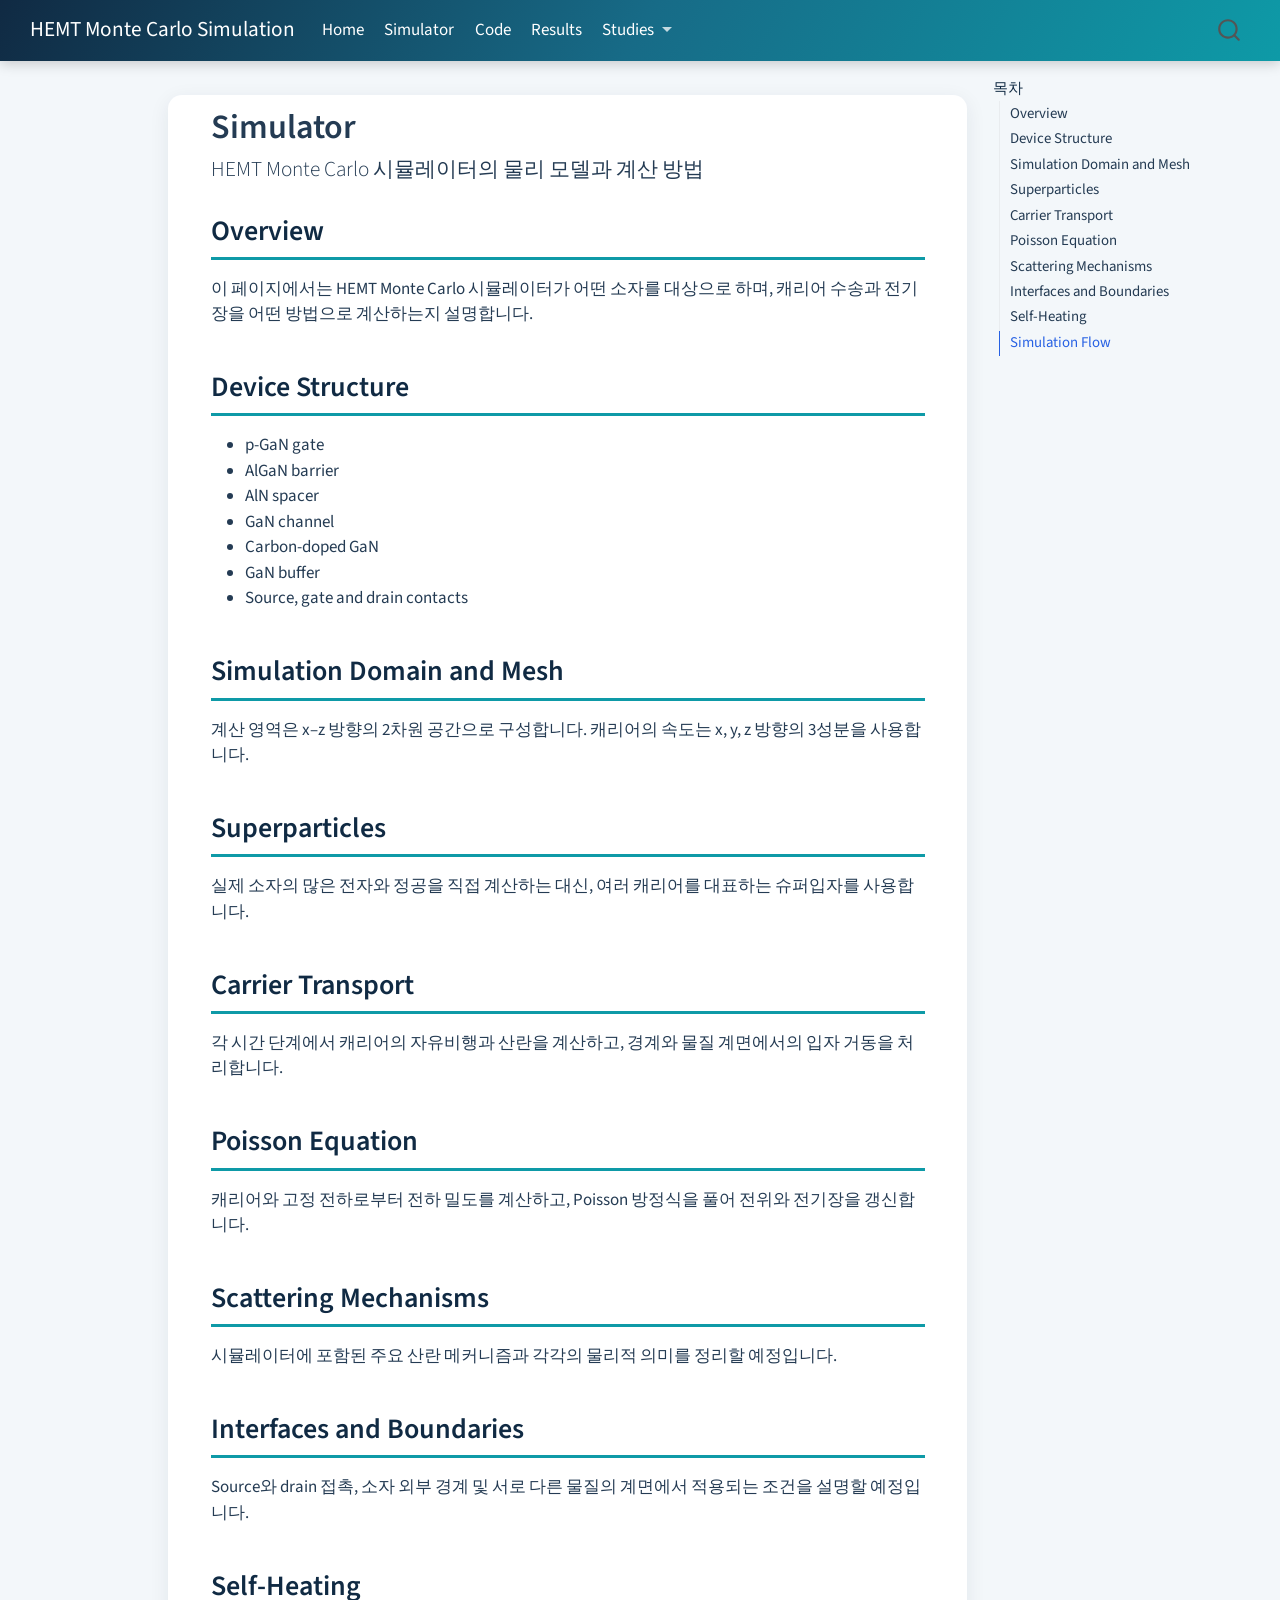
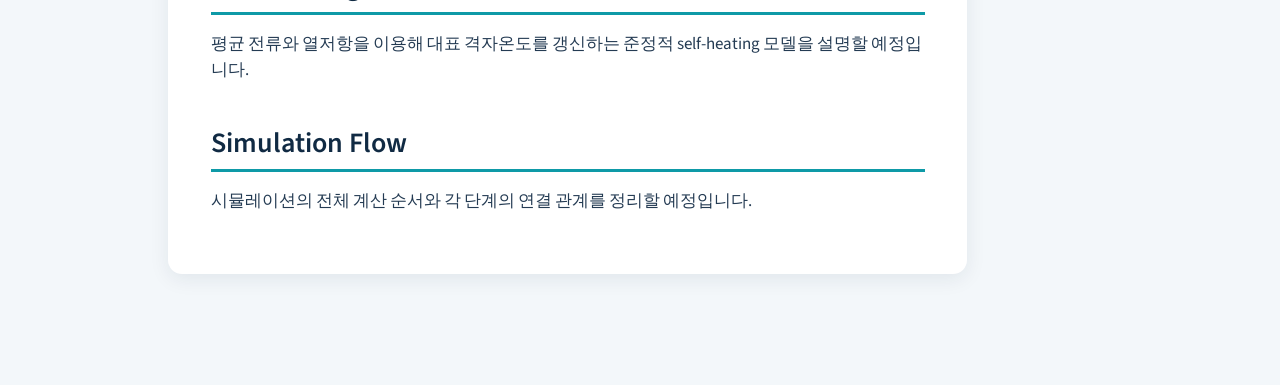
<file: docs/simulator.html>
<!DOCTYPE html>
<html xmlns="http://www.w3.org/1999/xhtml" lang="ko" xml:lang="ko"><head>

<meta charset="utf-8">
<meta name="generator" content="quarto-1.10.18">

<meta name="viewport" content="width=device-width, initial-scale=1.0, user-scalable=yes">


<title>Simulator – HEMT Monte Carlo Simulation</title>
<style>
/* Default styles provided by pandoc.
** See https://pandoc.org/MANUAL.html#variables-for-html for config info.
*/
span.smallcaps{font-variant: small-caps;}
div.columns{display: flex; gap: 1.5em;}
div.column{flex: auto;}
@media screen {
div.columns{gap: min(4vw, 1.5em);}
div.column{overflow-x: auto;}
}
div.hanging-indent{margin-left: 1.5em; text-indent: -1.5em;}
ul.task-list{list-style: none;}
ul.task-list li input[type="checkbox"] {
  width: 0.8em;
  margin: 0 0.8em 0.2em -1em; /* quarto-specific, see https://github.com/quarto-dev/quarto-cli/issues/4556 */ 
  vertical-align: middle;
}
</style>


<script src="site_libs/quarto-nav/quarto-nav.js"></script>
<script src="site_libs/quarto-nav/headroom.min.js"></script>
<script src="site_libs/clipboard/clipboard.min.js"></script>
<script src="site_libs/quarto-search/autocomplete.umd.js"></script>
<script src="site_libs/quarto-search/fuse.min.js"></script>
<script src="site_libs/quarto-search/quarto-search.js"></script>
<meta name="quarto:offset" content="./">
<link href="./images/favicon-v2.png" rel="icon" type="image/png">
<script src="site_libs/quarto-html/quarto.js" type="module"></script>
<script src="site_libs/quarto-html/tabsets/tabsets.js" type="module"></script>
<script src="site_libs/quarto-html/popper.min.js"></script>
<script src="site_libs/quarto-html/tippy.umd.min.js"></script>
<script src="site_libs/quarto-html/anchor.min.js"></script>
<link href="site_libs/quarto-html/tippy.css" rel="stylesheet">
<link href="site_libs/quarto-html/quarto-syntax-highlighting-64a204ab8560d761af7679ceaba22944.css" rel="stylesheet" id="quarto-text-highlighting-styles">
<script src="site_libs/bootstrap/bootstrap.min.js"></script>
<link href="site_libs/bootstrap/bootstrap-icons.css" rel="stylesheet">
<link href="site_libs/bootstrap/bootstrap-bb5ce4f09c3d713477d34b1921f208f7.min.css" rel="stylesheet" append-hash="true" id="quarto-bootstrap" data-mode="light">
<script id="quarto-search-options" type="application/json">{
  "location": "navbar",
  "copy-button": false,
  "collapse-after": 3,
  "panel-placement": "end",
  "type": "overlay",
  "limit": 50,
  "keyboard-shortcut": [
    "f",
    "/",
    "s"
  ],
  "show-item-context": false,
  "language": {
    "search-no-results-text": "일치 없음",
    "search-matching-documents-text": "일치된 문서",
    "search-copy-link-title": "검색 링크 복사",
    "search-hide-matches-text": "추가 검색 결과 숨기기",
    "search-more-match-text": "추가 검색결과",
    "search-more-matches-text": "추가 검색결과",
    "search-clear-button-title": "제거",
    "search-text-placeholder": "",
    "search-detached-cancel-button-title": "취소",
    "search-submit-button-title": "검색",
    "search-label": "검색"
  }
}</script>


<link rel="stylesheet" href="styles.css">
</head>

<body class="nav-fixed quarto-light">

<div id="quarto-search-results"></div>
  <header id="quarto-header" class="headroom fixed-top">
    <nav class="navbar navbar-expand-lg " data-bs-theme="dark">
      <div class="navbar-container container-fluid">
      <div class="navbar-brand-container mx-auto">
    <a class="navbar-brand" href="./index.html">
    <span class="navbar-title">HEMT Monte Carlo Simulation</span>
    </a>
  </div>
            <div id="quarto-search" class="" title="검색"></div>
          <button class="navbar-toggler" type="button" data-bs-toggle="collapse" data-bs-target="#navbarCollapse" aria-controls="navbarCollapse" role="menu" aria-expanded="false" aria-label="탐색 전환" onclick="if (window.quartoToggleHeadroom) { window.quartoToggleHeadroom(); }">
  <span class="navbar-toggler-icon"></span>
</button>
          <div class="collapse navbar-collapse" id="navbarCollapse">
            <ul class="navbar-nav navbar-nav-scroll me-auto">
  <li class="nav-item">
    <a class="nav-link" href="./index.html"> 
<span class="menu-text">Home</span></a>
  </li>  
  <li class="nav-item">
    <a class="nav-link active" href="./simulator.html" aria-current="page"> 
<span class="menu-text">Simulator</span></a>
  </li>  
  <li class="nav-item">
    <a class="nav-link" href="./code.html"> 
<span class="menu-text">Code</span></a>
  </li>  
  <li class="nav-item">
    <a class="nav-link" href="./results.html"> 
<span class="menu-text">Results</span></a>
  </li>  
  <li class="nav-item dropdown ">
    <a class="nav-link dropdown-toggle" href="#" id="nav-menu-studies" role="link" data-bs-toggle="dropdown" aria-expanded="false">
 <span class="menu-text">Studies</span>
    </a>
    <ul class="dropdown-menu" aria-labelledby="nav-menu-studies">    
        <li>
    <a class="dropdown-item" href="./fixed-charge.html">
 <span class="dropdown-text">Fixed Charge — 고정 음전하 민감도</span></a>
  </li>  
        <li>
    <a class="dropdown-item" href="./gate-algan-charge.html">
 <span class="dropdown-text">Gate AlGaN Charge — 문턱·ON 저항</span></a>
  </li>  
        <li>
    <a class="dropdown-item" href="./sg-gd-charge.html">
 <span class="dropdown-text">SG·GD Interface Charge — 접근 영역 계면전하</span></a>
  </li>  
        <li>
    <a class="dropdown-item" href="./sg-gd-dose.html">
 <span class="dropdown-text">SG·GD Charge Dose — 전하량 민감도</span></a>
  </li>  
    </ul>
  </li>
</ul>
          </div> <!-- /navcollapse -->
            <div class="quarto-navbar-tools">
</div>
      </div> <!-- /container-fluid -->
    </nav>
</header>
<!-- content -->
<div id="quarto-content" class="quarto-container page-columns page-rows-contents page-layout-article page-navbar">
<!-- sidebar -->
<!-- margin-sidebar -->
    <div id="quarto-margin-sidebar" class="sidebar margin-sidebar">
        <nav id="TOC" role="doc-toc" class="toc-active">
    <h2 id="toc-title">목차</h2>
   
  <ul>
  <li><a href="#overview" id="toc-overview" class="nav-link active" data-scroll-target="#overview">Overview</a></li>
  <li><a href="#device-structure" id="toc-device-structure" class="nav-link" data-scroll-target="#device-structure">Device Structure</a></li>
  <li><a href="#simulation-domain-and-mesh" id="toc-simulation-domain-and-mesh" class="nav-link" data-scroll-target="#simulation-domain-and-mesh">Simulation Domain and Mesh</a></li>
  <li><a href="#superparticles" id="toc-superparticles" class="nav-link" data-scroll-target="#superparticles">Superparticles</a></li>
  <li><a href="#carrier-transport" id="toc-carrier-transport" class="nav-link" data-scroll-target="#carrier-transport">Carrier Transport</a></li>
  <li><a href="#poisson-equation" id="toc-poisson-equation" class="nav-link" data-scroll-target="#poisson-equation">Poisson Equation</a></li>
  <li><a href="#scattering-mechanisms" id="toc-scattering-mechanisms" class="nav-link" data-scroll-target="#scattering-mechanisms">Scattering Mechanisms</a></li>
  <li><a href="#interfaces-and-boundaries" id="toc-interfaces-and-boundaries" class="nav-link" data-scroll-target="#interfaces-and-boundaries">Interfaces and Boundaries</a></li>
  <li><a href="#self-heating" id="toc-self-heating" class="nav-link" data-scroll-target="#self-heating">Self-Heating</a></li>
  <li><a href="#simulation-flow" id="toc-simulation-flow" class="nav-link" data-scroll-target="#simulation-flow">Simulation Flow</a></li>
  </ul>
</nav>
    </div>
<!-- main -->
<main class="content" id="quarto-document-content">

<header id="title-block-header" class="quarto-title-block default">
<div class="quarto-title">
<h1 class="title">Simulator</h1>
<p class="subtitle lead">HEMT Monte Carlo 시뮬레이터의 물리 모델과 계산 방법</p>
</div>



<div class="quarto-title-meta">

    
  
    
  </div>
  


</header>


<section id="overview" class="level2">
<h2 class="anchored" data-anchor-id="overview">Overview</h2>
<p>이 페이지에서는 HEMT Monte Carlo 시뮬레이터가 어떤 소자를 대상으로 하며, 캐리어 수송과 전기장을 어떤 방법으로 계산하는지 설명합니다.</p>
</section>
<section id="device-structure" class="level2">
<h2 class="anchored" data-anchor-id="device-structure">Device Structure</h2>
<ul>
<li>p-GaN gate</li>
<li>AlGaN barrier</li>
<li>AlN spacer</li>
<li>GaN channel</li>
<li>Carbon-doped GaN</li>
<li>GaN buffer</li>
<li>Source, gate and drain contacts</li>
</ul>
</section>
<section id="simulation-domain-and-mesh" class="level2">
<h2 class="anchored" data-anchor-id="simulation-domain-and-mesh">Simulation Domain and Mesh</h2>
<p>계산 영역은 x–z 방향의 2차원 공간으로 구성합니다. 캐리어의 속도는 x, y, z 방향의 3성분을 사용합니다.</p>
</section>
<section id="superparticles" class="level2">
<h2 class="anchored" data-anchor-id="superparticles">Superparticles</h2>
<p>실제 소자의 많은 전자와 정공을 직접 계산하는 대신, 여러 캐리어를 대표하는 슈퍼입자를 사용합니다.</p>
</section>
<section id="carrier-transport" class="level2">
<h2 class="anchored" data-anchor-id="carrier-transport">Carrier Transport</h2>
<p>각 시간 단계에서 캐리어의 자유비행과 산란을 계산하고, 경계와 물질 계면에서의 입자 거동을 처리합니다.</p>
</section>
<section id="poisson-equation" class="level2">
<h2 class="anchored" data-anchor-id="poisson-equation">Poisson Equation</h2>
<p>캐리어와 고정 전하로부터 전하 밀도를 계산하고, Poisson 방정식을 풀어 전위와 전기장을 갱신합니다.</p>
</section>
<section id="scattering-mechanisms" class="level2">
<h2 class="anchored" data-anchor-id="scattering-mechanisms">Scattering Mechanisms</h2>
<p>시뮬레이터에 포함된 주요 산란 메커니즘과 각각의 물리적 의미를 정리할 예정입니다.</p>
</section>
<section id="interfaces-and-boundaries" class="level2">
<h2 class="anchored" data-anchor-id="interfaces-and-boundaries">Interfaces and Boundaries</h2>
<p>Source와 drain 접촉, 소자 외부 경계 및 서로 다른 물질의 계면에서 적용되는 조건을 설명할 예정입니다.</p>
</section>
<section id="self-heating" class="level2">
<h2 class="anchored" data-anchor-id="self-heating">Self-Heating</h2>
<p>평균 전류와 열저항을 이용해 대표 격자온도를 갱신하는 준정적 self-heating 모델을 설명할 예정입니다.</p>
</section>
<section id="simulation-flow" class="level2">
<h2 class="anchored" data-anchor-id="simulation-flow">Simulation Flow</h2>
<p>시뮬레이션의 전체 계산 순서와 각 단계의 연결 관계를 정리할 예정입니다.</p>


</section>

</main> <!-- /main -->
<script id="quarto-html-after-body" type="application/javascript">
  window.document.addEventListener("DOMContentLoaded", function (event) {
    const icon = "";
    const anchorJS = new window.AnchorJS();
    anchorJS.options = {
      placement: 'right',
      icon: icon
    };
    anchorJS.add('.anchored');
    const isCodeAnnotation = (el) => {
      for (const clz of el.classList) {
        if (clz.startsWith('code-annotation-')) {                     
          return true;
        }
      }
      return false;
    }
    const onCopySuccess = function(e) {
      // button target
      const button = e.trigger;
      // don't keep focus
      button.blur();
      // flash "checked"
      button.classList.add('code-copy-button-checked');
      var currentTitle = button.getAttribute("title");
      button.setAttribute("title", "복사완료!");
      let tooltip;
      if (window.bootstrap) {
        button.setAttribute("data-bs-toggle", "tooltip");
        button.setAttribute("data-bs-placement", "left");
        button.setAttribute("data-bs-title", "복사완료!");
        tooltip = new bootstrap.Tooltip(button, 
          { trigger: "manual", 
            customClass: "code-copy-button-tooltip",
            offset: [0, -8]});
        tooltip.show();    
      }
      setTimeout(function() {
        if (tooltip) {
          tooltip.hide();
          button.removeAttribute("data-bs-title");
          button.removeAttribute("data-bs-toggle");
          button.removeAttribute("data-bs-placement");
        }
        button.setAttribute("title", currentTitle);
        button.classList.remove('code-copy-button-checked');
      }, 1000);
      // clear code selection
      e.clearSelection();
    }
    const getTextToCopy = function(trigger) {
      const outerScaffold = trigger.parentElement.cloneNode(true);
      const codeEl = outerScaffold.querySelector('code');
      for (const childEl of codeEl.children) {
        if (isCodeAnnotation(childEl)) {
          childEl.remove();
        }
      }
      return codeEl.innerText;
    }
    const clipboard = new window.ClipboardJS('.code-copy-button:not([data-in-quarto-modal])', {
      text: getTextToCopy
    });
    clipboard.on('success', onCopySuccess);
    if (window.document.getElementById('quarto-embedded-source-code-modal')) {
      const clipboardModal = new window.ClipboardJS('.code-copy-button[data-in-quarto-modal]', {
        text: getTextToCopy,
        container: window.document.getElementById('quarto-embedded-source-code-modal')
      });
      clipboardModal.on('success', onCopySuccess);
    }
      var localhostRegex = new RegExp(/^(?:http|https):\/\/localhost\:?[0-9]*\//);
      var mailtoRegex = new RegExp(/^mailto:/);
        var filterRegex = new RegExp('/' + window.location.host + '/');
      var isInternal = (href) => {
          return filterRegex.test(href) || localhostRegex.test(href) || mailtoRegex.test(href);
      }
      // Inspect non-navigation links and adorn them if external
     var links = window.document.querySelectorAll('a[href]:not(.nav-link):not(.navbar-brand):not(.toc-action):not(.sidebar-link):not(.sidebar-item-toggle):not(.pagination-link):not(.no-external):not([aria-hidden]):not(.dropdown-item):not(.quarto-navigation-tool):not(.about-link)');
      for (var i=0; i<links.length; i++) {
        const link = links[i];
        if (!isInternal(link.href)) {
          // undo the damage that might have been done by quarto-nav.js in the case of
          // links that we want to consider external
          if (link.dataset.originalHref !== undefined) {
            link.href = link.dataset.originalHref;
          }
        }
      }
    function tippyHover(el, contentFn, onTriggerFn, onUntriggerFn) {
      const config = {
        allowHTML: true,
        maxWidth: 500,
        delay: 100,
        arrow: false,
        appendTo: function(el) {
            return el.parentElement;
        },
        interactive: true,
        interactiveBorder: 10,
        theme: 'quarto',
        placement: 'bottom-start',
      };
      if (contentFn) {
        config.content = contentFn;
      }
      if (onTriggerFn) {
        config.onTrigger = onTriggerFn;
      }
      if (onUntriggerFn) {
        config.onUntrigger = onUntriggerFn;
      }
      window.tippy(el, config); 
    }
    const noterefs = window.document.querySelectorAll('a[role="doc-noteref"]');
    for (var i=0; i<noterefs.length; i++) {
      const ref = noterefs[i];
      tippyHover(ref, function() {
        // use id or data attribute instead here
        let href = ref.getAttribute('data-footnote-href') || ref.getAttribute('href');
        try { href = new URL(href).hash; } catch {}
        const id = href.replace(/^#\/?/, "");
        const note = window.document.getElementById(id);
        if (note) {
          return note.innerHTML;
        } else {
          return "";
        }
      });
    }
    const xrefs = window.document.querySelectorAll('a.quarto-xref');
    const processXRef = (id, note) => {
      // Strip column container classes
      const stripColumnClz = (el) => {
        el.classList.remove("page-full", "page-columns");
        if (el.children) {
          for (const child of el.children) {
            stripColumnClz(child);
          }
        }
      }
      stripColumnClz(note)
      if (id === null || id.startsWith('sec-')) {
        // Special case sections, only their first couple elements
        const container = document.createElement("div");
        if (note.children && note.children.length > 2) {
          container.appendChild(note.children[0].cloneNode(true));
          for (let i = 1; i < note.children.length; i++) {
            const child = note.children[i];
            if (child.tagName === "P" && child.innerText === "") {
              continue;
            } else {
              container.appendChild(child.cloneNode(true));
              break;
            }
          }
          if (window.Quarto?.typesetMath) {
            window.Quarto.typesetMath(container);
          }
          return container.innerHTML
        } else {
          if (window.Quarto?.typesetMath) {
            window.Quarto.typesetMath(note);
          }
          return note.innerHTML;
        }
      } else {
        // Remove any anchor links if they are present
        const anchorLink = note.querySelector('a.anchorjs-link');
        if (anchorLink) {
          anchorLink.remove();
        }
        if (window.Quarto?.typesetMath) {
          window.Quarto.typesetMath(note);
        }
        if (note.classList.contains("callout")) {
          return note.outerHTML;
        } else {
          return note.innerHTML;
        }
      }
    }
    for (var i=0; i<xrefs.length; i++) {
      const xref = xrefs[i];
      tippyHover(xref, undefined, function(instance) {
        instance.disable();
        let url = xref.getAttribute('href');
        let hash = undefined; 
        if (url.startsWith('#')) {
          hash = url;
        } else {
          try { hash = new URL(url).hash; } catch {}
        }
        if (hash) {
          const id = hash.replace(/^#\/?/, "");
          const note = window.document.getElementById(id);
          if (note !== null) {
            try {
              const html = processXRef(id, note.cloneNode(true));
              instance.setContent(html);
            } finally {
              instance.enable();
              instance.show();
            }
          } else {
            // See if we can fetch this
            fetch(url.split('#')[0])
            .then(res => res.text())
            .then(html => {
              const parser = new DOMParser();
              const htmlDoc = parser.parseFromString(html, "text/html");
              const note = htmlDoc.getElementById(id);
              if (note !== null) {
                const html = processXRef(id, note);
                instance.setContent(html);
              } 
            }).finally(() => {
              instance.enable();
              instance.show();
            });
          }
        } else {
          // See if we can fetch a full url (with no hash to target)
          // This is a special case and we should probably do some content thinning / targeting
          fetch(url)
          .then(res => res.text())
          .then(html => {
            const parser = new DOMParser();
            const htmlDoc = parser.parseFromString(html, "text/html");
            const note = htmlDoc.querySelector('main.content');
            if (note !== null) {
              // This should only happen for chapter cross references
              // (since there is no id in the URL)
              // remove the first header
              if (note.children.length > 0 && note.children[0].tagName === "HEADER") {
                note.children[0].remove();
              }
              const html = processXRef(null, note);
              instance.setContent(html);
            } 
          }).finally(() => {
            instance.enable();
            instance.show();
          });
        }
      }, function(instance) {
      });
    }
        let selectedAnnoteEl;
        const selectorForAnnotation = ( cell, annotation) => {
          let cellAttr = 'data-code-cell="' + cell + '"';
          let lineAttr = 'data-code-annotation="' +  annotation + '"';
          const selector = 'span[' + cellAttr + '][' + lineAttr + ']';
          return selector;
        }
        const selectCodeLines = (annoteEl) => {
          const doc = window.document;
          const targetCell = annoteEl.getAttribute("data-target-cell");
          const targetAnnotation = annoteEl.getAttribute("data-target-annotation");
          const annoteSpan = window.document.querySelector(selectorForAnnotation(targetCell, targetAnnotation));
          const lines = annoteSpan.getAttribute("data-code-lines").split(",");
          const lineIds = lines.map((line) => {
            return targetCell + "-" + line;
          })
          let top = null;
          let height = null;
          let parent = null;
          if (lineIds.length > 0) {
              //compute the position of the single el (top and bottom and make a div)
              const el = window.document.getElementById(lineIds[0]);
              top = el.offsetTop;
              height = el.offsetHeight;
              parent = el.parentElement.parentElement;
            if (lineIds.length > 1) {
              const lastEl = window.document.getElementById(lineIds[lineIds.length - 1]);
              const bottom = lastEl.offsetTop + lastEl.offsetHeight;
              height = bottom - top;
            }
            if (top !== null && height !== null && parent !== null) {
              // cook up a div (if necessary) and position it 
              let div = window.document.getElementById("code-annotation-line-highlight");
              if (div === null) {
                div = window.document.createElement("div");
                div.setAttribute("id", "code-annotation-line-highlight");
                div.style.position = 'absolute';
                parent.appendChild(div);
              }
              div.style.top = top - 2 + "px";
              div.style.height = height + 4 + "px";
              div.style.left = 0;
              let gutterDiv = window.document.getElementById("code-annotation-line-highlight-gutter");
              if (gutterDiv === null) {
                gutterDiv = window.document.createElement("div");
                gutterDiv.setAttribute("id", "code-annotation-line-highlight-gutter");
                gutterDiv.style.position = 'absolute';
                const codeCell = window.document.getElementById(targetCell);
                const gutter = codeCell.querySelector('.code-annotation-gutter');
                gutter.appendChild(gutterDiv);
              }
              gutterDiv.style.top = top - 2 + "px";
              gutterDiv.style.height = height + 4 + "px";
            }
            selectedAnnoteEl = annoteEl;
          }
        };
        const unselectCodeLines = () => {
          const elementsIds = ["code-annotation-line-highlight", "code-annotation-line-highlight-gutter"];
          elementsIds.forEach((elId) => {
            const div = window.document.getElementById(elId);
            if (div) {
              div.remove();
            }
          });
          selectedAnnoteEl = undefined;
        };
          // Handle positioning of the toggle
      window.addEventListener(
        "resize",
        throttle(() => {
          elRect = undefined;
          if (selectedAnnoteEl) {
            selectCodeLines(selectedAnnoteEl);
          }
        }, 10)
      );
      function throttle(fn, ms) {
      let throttle = false;
      let timer;
        return (...args) => {
          if(!throttle) { // first call gets through
              fn.apply(this, args);
              throttle = true;
          } else { // all the others get throttled
              if(timer) clearTimeout(timer); // cancel #2
              timer = setTimeout(() => {
                fn.apply(this, args);
                timer = throttle = false;
              }, ms);
          }
        };
      }
        // Attach click handler to the DT
        const annoteDls = window.document.querySelectorAll('dt[data-target-cell]');
        for (const annoteDlNode of annoteDls) {
          annoteDlNode.addEventListener('click', (event) => {
            const clickedEl = event.target;
            if (clickedEl !== selectedAnnoteEl) {
              unselectCodeLines();
              const activeEl = window.document.querySelector('dt[data-target-cell].code-annotation-active');
              if (activeEl) {
                activeEl.classList.remove('code-annotation-active');
              }
              selectCodeLines(clickedEl);
              clickedEl.classList.add('code-annotation-active');
            } else {
              // Unselect the line
              unselectCodeLines();
              clickedEl.classList.remove('code-annotation-active');
            }
          });
        }
    const findCites = (el) => {
      const parentEl = el.parentElement;
      if (parentEl) {
        const cites = parentEl.dataset.cites;
        if (cites) {
          return {
            el,
            cites: cites.split(' ')
          };
        } else {
          return findCites(el.parentElement)
        }
      } else {
        return undefined;
      }
    };
    var bibliorefs = window.document.querySelectorAll('a[role="doc-biblioref"]');
    for (var i=0; i<bibliorefs.length; i++) {
      const ref = bibliorefs[i];
      const citeInfo = findCites(ref);
      if (citeInfo) {
        tippyHover(citeInfo.el, function() {
          var popup = window.document.createElement('div');
          citeInfo.cites.forEach(function(cite) {
            var citeDiv = window.document.createElement('div');
            citeDiv.classList.add('hanging-indent');
            citeDiv.classList.add('csl-entry');
            var biblioDiv = window.document.getElementById('ref-' + cite);
            if (biblioDiv) {
              citeDiv.innerHTML = biblioDiv.innerHTML;
            }
            popup.appendChild(citeDiv);
          });
          return popup.innerHTML;
        });
      }
    }
  });
  </script>
</div> <!-- /content -->




</body></html>
</file>
<file: docs/site_libs/quarto-html/tippy.css>
.tippy-box[data-animation=fade][data-state=hidden]{opacity:0}[data-tippy-root]{max-width:calc(100vw - 10px)}.tippy-box{position:relative;background-color:#333;color:#fff;border-radius:4px;font-size:14px;line-height:1.4;white-space:normal;outline:0;transition-property:transform,visibility,opacity}.tippy-box[data-placement^=top]>.tippy-arrow{bottom:0}.tippy-box[data-placement^=top]>.tippy-arrow:before{bottom:-7px;left:0;border-width:8px 8px 0;border-top-color:initial;transform-origin:center top}.tippy-box[data-placement^=bottom]>.tippy-arrow{top:0}.tippy-box[data-placement^=bottom]>.tippy-arrow:before{top:-7px;left:0;border-width:0 8px 8px;border-bottom-color:initial;transform-origin:center bottom}.tippy-box[data-placement^=left]>.tippy-arrow{right:0}.tippy-box[data-placement^=left]>.tippy-arrow:before{border-width:8px 0 8px 8px;border-left-color:initial;right:-7px;transform-origin:center left}.tippy-box[data-placement^=right]>.tippy-arrow{left:0}.tippy-box[data-placement^=right]>.tippy-arrow:before{left:-7px;border-width:8px 8px 8px 0;border-right-color:initial;transform-origin:center right}.tippy-box[data-inertia][data-state=visible]{transition-timing-function:cubic-bezier(.54,1.5,.38,1.11)}.tippy-arrow{width:16px;height:16px;color:#333}.tippy-arrow:before{content:"";position:absolute;border-color:transparent;border-style:solid}.tippy-content{position:relative;padding:5px 9px;z-index:1}
</file>
<file: docs/site_libs/quarto-html/quarto-syntax-highlighting-64a204ab8560d761af7679ceaba22944.css>
/* quarto syntax highlight colors */
:root {
  --quarto-hl-ot-color: #003B4F;
  --quarto-hl-at-color: #657422;
  --quarto-hl-ss-color: #20794D;
  --quarto-hl-an-color: #5E5E5E;
  --quarto-hl-fu-color: #4758AB;
  --quarto-hl-st-color: #20794D;
  --quarto-hl-cf-color: #003B4F;
  --quarto-hl-op-color: #5E5E5E;
  --quarto-hl-er-color: #AD0000;
  --quarto-hl-bn-color: #AD0000;
  --quarto-hl-al-color: #AD0000;
  --quarto-hl-va-color: #111111;
  --quarto-hl-bu-color: inherit;
  --quarto-hl-ex-color: inherit;
  --quarto-hl-pp-color: #AD0000;
  --quarto-hl-in-color: #5E5E5E;
  --quarto-hl-vs-color: #20794D;
  --quarto-hl-wa-color: #5E5E5E;
  --quarto-hl-do-color: #5E5E5E;
  --quarto-hl-im-color: #00769E;
  --quarto-hl-ch-color: #20794D;
  --quarto-hl-dt-color: #AD0000;
  --quarto-hl-fl-color: #AD0000;
  --quarto-hl-co-color: #5E5E5E;
  --quarto-hl-cv-color: #5E5E5E;
  --quarto-hl-cn-color: #8f5902;
  --quarto-hl-sc-color: #5E5E5E;
  --quarto-hl-dv-color: #AD0000;
  --quarto-hl-kw-color: #003B4F;
}

/* other quarto variables */
:root {
  --quarto-font-monospace: SFMono-Regular, Menlo, Monaco, Consolas, "Liberation Mono", "Courier New", monospace;
}

/* syntax highlight based on Pandoc's rules */
pre > code.sourceCode > span {
  color: #003B4F;
}

code.sourceCode > span {
  color: #003B4F;
}

div.sourceCode,
div.sourceCode pre.sourceCode {
  color: #003B4F;
}

/* Normal */
code span {
  color: #003B4F;
}

/* Alert */
code span.al {
  color: #AD0000;
  font-style: inherit;
}

/* Annotation */
code span.an {
  color: #5E5E5E;
  font-style: inherit;
}

/* Attribute */
code span.at {
  color: #657422;
  font-style: inherit;
}

/* BaseN */
code span.bn {
  color: #AD0000;
  font-style: inherit;
}

/* BuiltIn */
code span.bu {
  font-style: inherit;
}

/* ControlFlow */
code span.cf {
  color: #003B4F;
  font-weight: bold;
  font-style: inherit;
}

/* Char */
code span.ch {
  color: #20794D;
  font-style: inherit;
}

/* Constant */
code span.cn {
  color: #8f5902;
  font-style: inherit;
}

/* Comment */
code span.co {
  color: #5E5E5E;
  font-style: inherit;
}

/* CommentVar */
code span.cv {
  color: #5E5E5E;
  font-style: italic;
}

/* Documentation */
code span.do {
  color: #5E5E5E;
  font-style: italic;
}

/* DataType */
code span.dt {
  color: #AD0000;
  font-style: inherit;
}

/* DecVal */
code span.dv {
  color: #AD0000;
  font-style: inherit;
}

/* Error */
code span.er {
  color: #AD0000;
  font-style: inherit;
}

/* Extension */
code span.ex {
  font-style: inherit;
}

/* Float */
code span.fl {
  color: #AD0000;
  font-style: inherit;
}

/* Function */
code span.fu {
  color: #4758AB;
  font-style: inherit;
}

/* Import */
code span.im {
  color: #00769E;
  font-style: inherit;
}

/* Information */
code span.in {
  color: #5E5E5E;
  font-style: inherit;
}

/* Keyword */
code span.kw {
  color: #003B4F;
  font-weight: bold;
  font-style: inherit;
}

/* Operator */
code span.op {
  color: #5E5E5E;
  font-style: inherit;
}

/* Other */
code span.ot {
  color: #003B4F;
  font-style: inherit;
}

/* Preprocessor */
code span.pp {
  color: #AD0000;
  font-style: inherit;
}

/* SpecialChar */
code span.sc {
  color: #5E5E5E;
  font-style: inherit;
}

/* SpecialString */
code span.ss {
  color: #20794D;
  font-style: inherit;
}

/* String */
code span.st {
  color: #20794D;
  font-style: inherit;
}

/* Variable */
code span.va {
  color: #111111;
  font-style: inherit;
}

/* VerbatimString */
code span.vs {
  color: #20794D;
  font-style: inherit;
}

/* Warning */
code span.wa {
  color: #5E5E5E;
  font-style: italic;
}

.prevent-inlining {
  content: "</";
}

/*# sourceMappingURL=9d8d5bb603a83b8298b89080a598c93b.css.map */
</file>
<file: docs/styles.css>
/* 전체 색상 */
:root {
  --hemt-navy: #102a43;
  --hemt-blue: #176b87;
  --hemt-teal: #0e9aa7;
  --hemt-light: #f3f7fa;
}

/* 페이지 배경 */
body {
  background-color: var(--hemt-light);
  color: #243b53;
}

/* 상단 메뉴 */
.navbar {
  background: linear-gradient(
    120deg,
    var(--hemt-navy),
    var(--hemt-blue),
    var(--hemt-teal)
  ) !important;

  box-shadow: 0 3px 12px rgba(0, 0, 0, 0.18);
}

.navbar-brand,
.navbar-nav .nav-link {
  color: white !important;
}

.navbar-nav .nav-link:hover {
  color: #b9f3f6 !important;
}

/* 드롭다운 메뉴 */
.navbar .dropdown-menu {
  border: none;
  border-radius: 10px;
  padding: 0.4rem 0;
  box-shadow: 0 6px 20px rgba(16, 42, 67, 0.18);
}

.navbar .dropdown-item {
  color: var(--hemt-navy);
}

.navbar .dropdown-item:hover,
.navbar .dropdown-item:focus {
  background-color: var(--hemt-light);
  color: var(--hemt-teal);
}

/* 제목 영역 (ChatGPT 제안: 밝은 배경으로 메뉴바와 분리) */
.quarto-title-banner {
  padding-top: 1.75rem;
  padding-bottom: 1.75rem;
  background: var(--hemt-light);
  color: var(--hemt-navy);
}

.quarto-title-banner .title,
.quarto-title-banner h1 {
  color: var(--hemt-navy) !important;
  font-size: 2rem;
  font-weight: 700;
  line-height: 1.25;
  margin-top: 0;
  margin-bottom: 0.4rem;
}

.quarto-title-banner .subtitle {
  color: var(--hemt-navy) !important;
  font-size: 1.05rem;
  font-weight: 400;
  line-height: 1.5;
  opacity: 0.75;
  margin-top: 0;
  margin-bottom: 0;
}

/* 본문을 카드처럼 표시 */
main.content {
  margin-top: 2rem;
  margin-bottom: 3rem;
  padding: 2.5rem;

  background-color: white;
  border-radius: 14px;

  box-shadow:
    0 5px 20px rgba(16, 42, 67, 0.08);
}

/* 소제목 */
h2 {
  margin-top: 2.5rem;
  padding-bottom: 0.5rem;

  color: var(--hemt-navy);
  border-bottom: 3px solid var(--hemt-teal);
}

h3 {
  color: var(--hemt-blue);
}

/* 그림 */
img {
  border-radius: 10px;

  box-shadow:
    0 4px 16px rgba(16, 42, 67, 0.16);
}

/* 안내 상자 */
.callout-note {
  border-left-color: var(--hemt-teal) !important;
}

/* 작은 화면 */
@media (max-width: 768px) {
  main.content {
    padding: 1.3rem;
    border-radius: 0;
  }

  .quarto-title-banner {
    padding-top: 1.25rem;
    padding-bottom: 1.25rem;
  }

  .quarto-title-banner .title,
  .quarto-title-banner h1 {
    font-size: 1.65rem;
    line-height: 1.3;
    margin-bottom: 0.35rem;
  }

  .quarto-title-banner .subtitle {
    font-size: 0.95rem;
  }
}
/* 제목 배너와 본문 카드 사이 간격 조정 (ChatGPT 2차 제안) */
.quarto-title-banner {
  padding-bottom: 0.75rem;
  margin-bottom: 0;
}

#title-block-header:has(.quarto-title-banner),
#title-block-header:has(+ .quarto-title-banner) {
  margin-bottom: 0;
}

body:has(.quarto-title-banner) main.content {
  margin-top: 1rem;
}

@media (max-width: 768px) {
  .quarto-title-banner {
    padding-bottom: 0.5rem;
    margin-bottom: 0;
  }

  body:has(.quarto-title-banner) main.content {
    margin-top: 1rem;
  }
}
</file>
